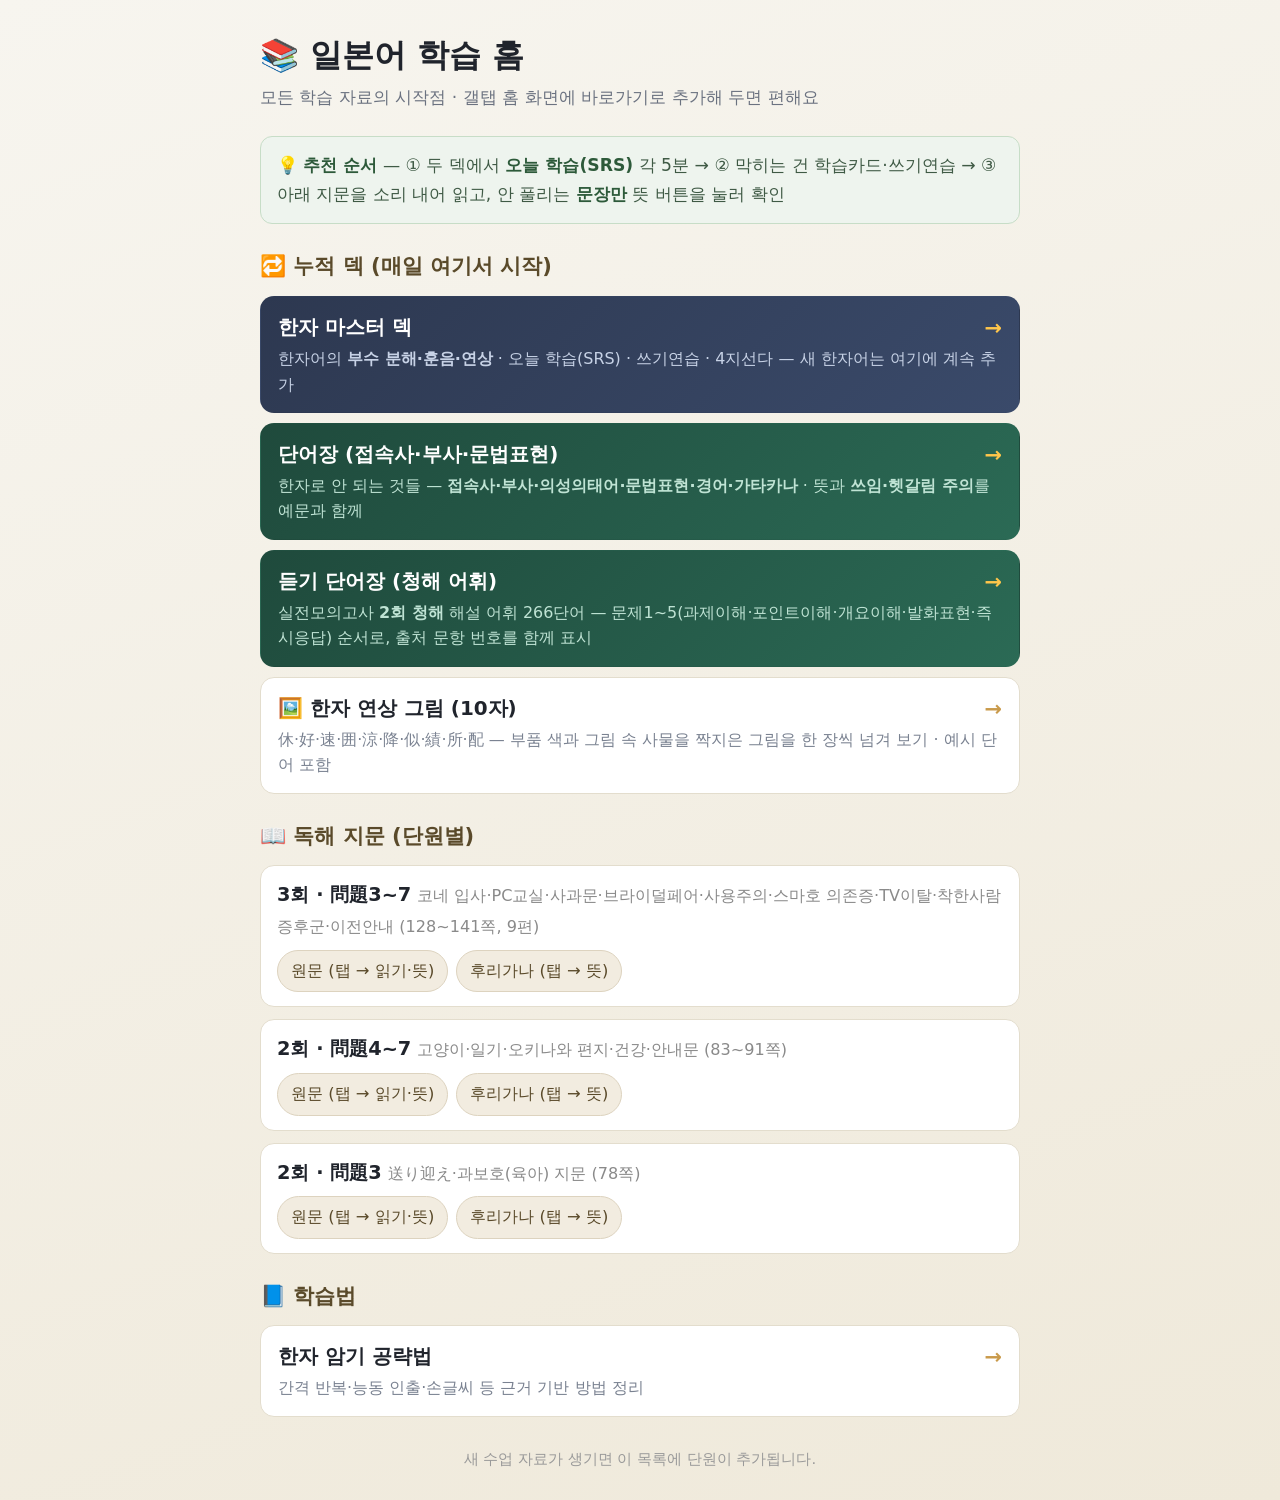
<file: index.html>
<!DOCTYPE html>
<html lang="ko">
<head>
<meta charset="UTF-8">
<meta http-equiv="refresh" content="0; url=일본어_학습_홈.html">
<title>일본어 학습</title>
</head>
<body style="font-family:sans-serif;padding:40px">
이동 중… 열리지 않으면 <a href="일본어_학습_홈.html">일본어 학습 홈</a>을 누르세요.
</body>
</html>
</file>
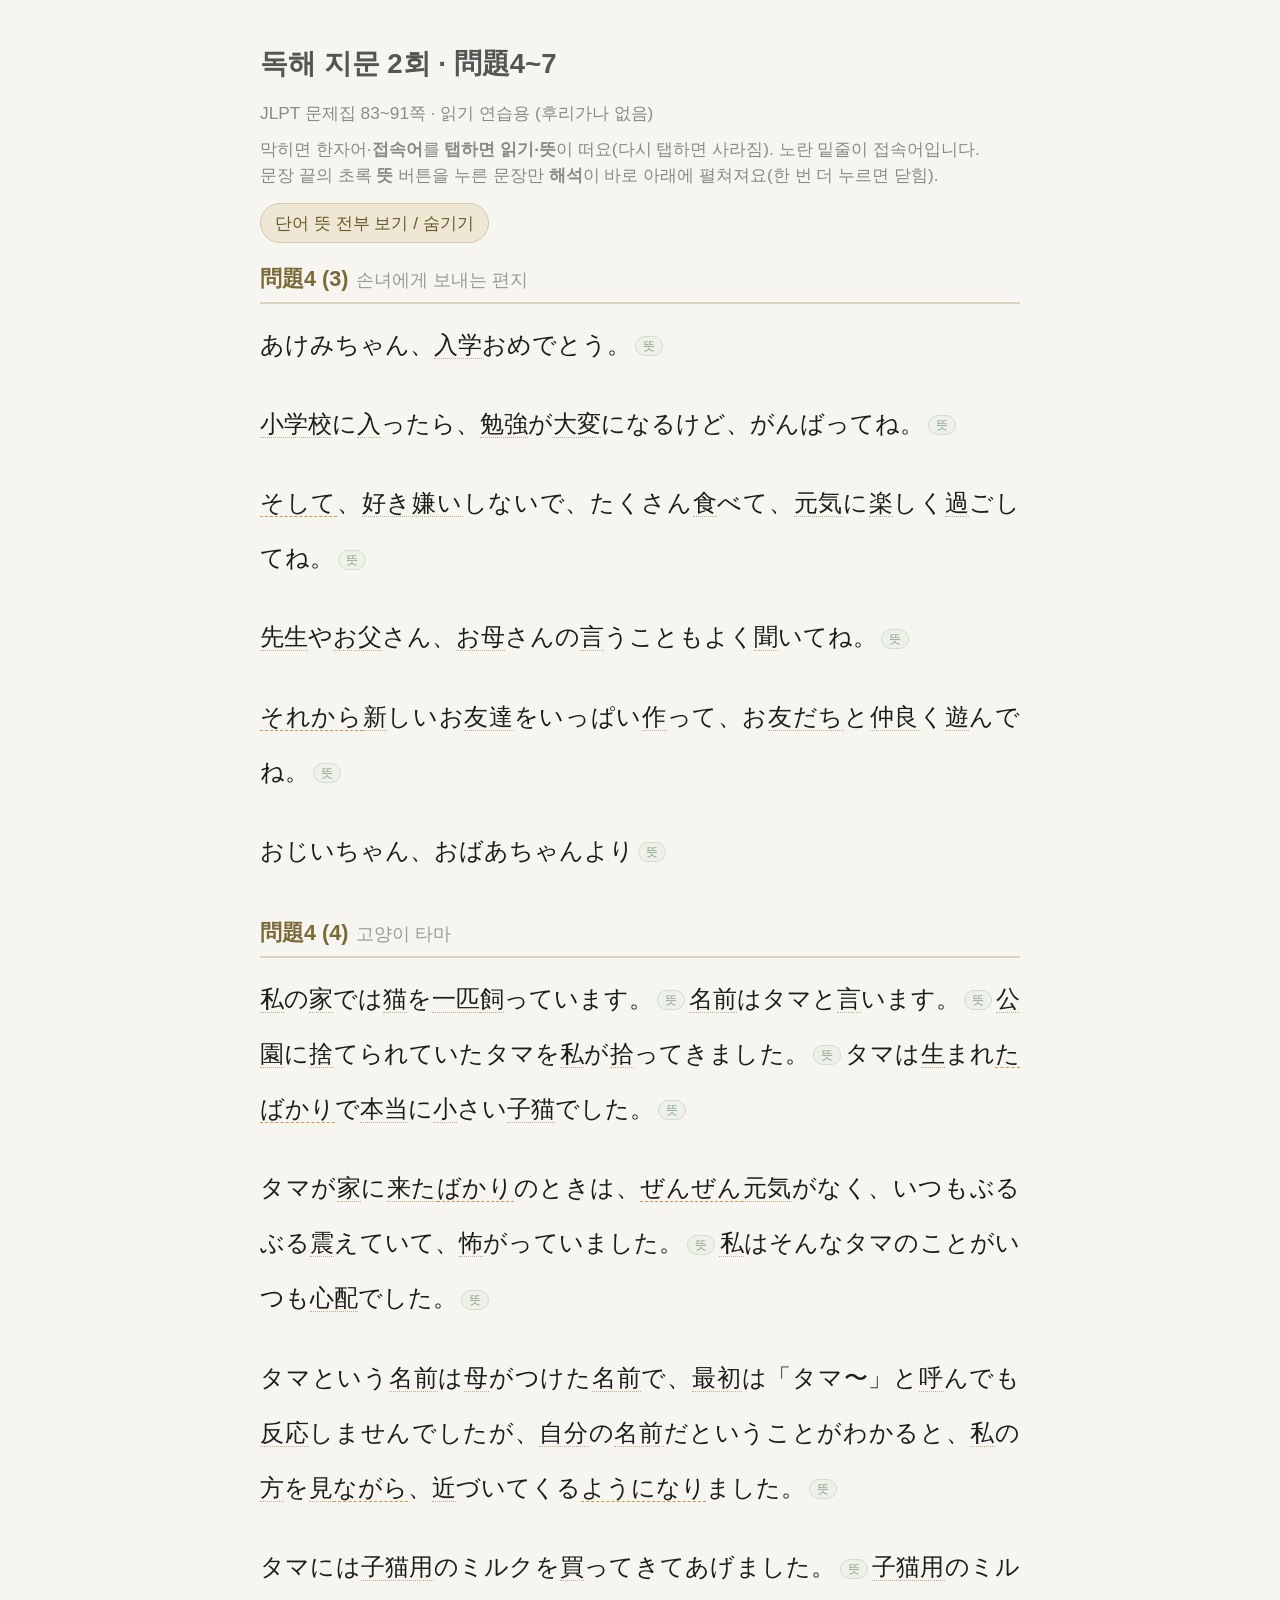
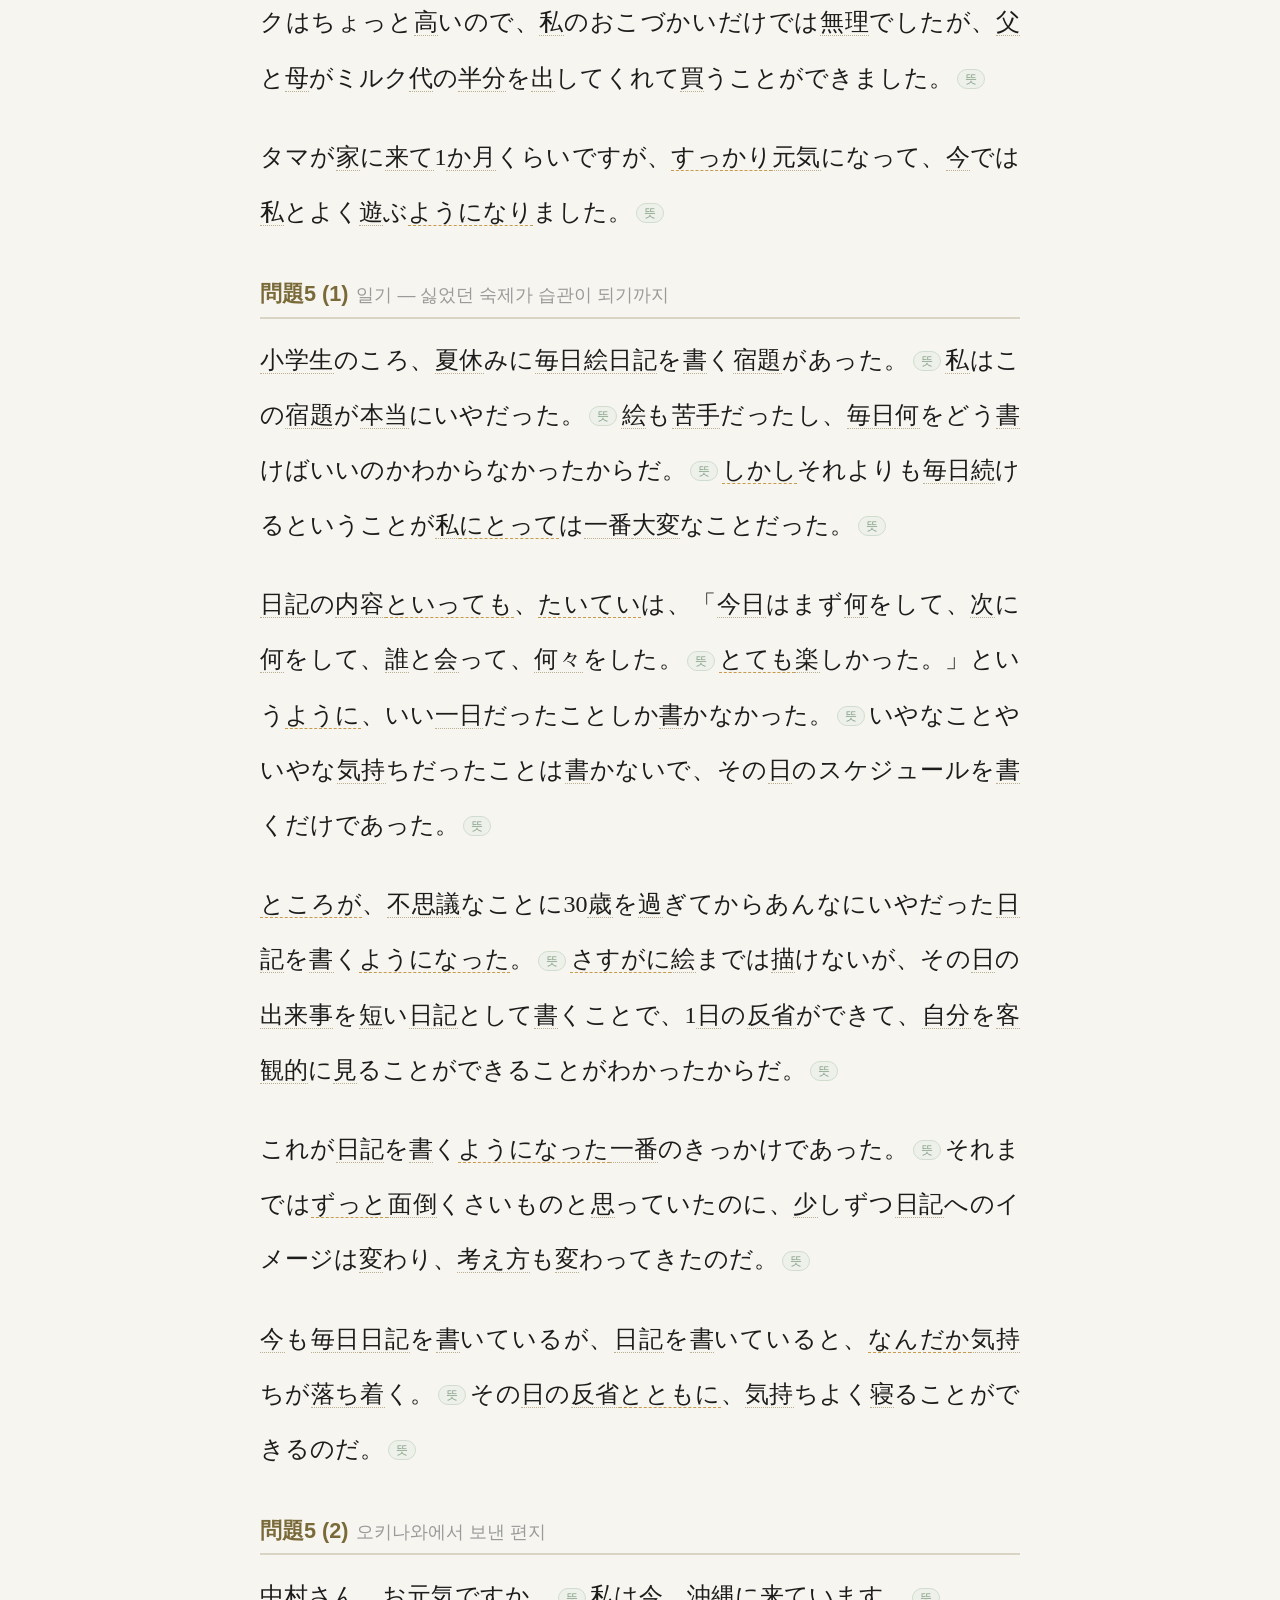
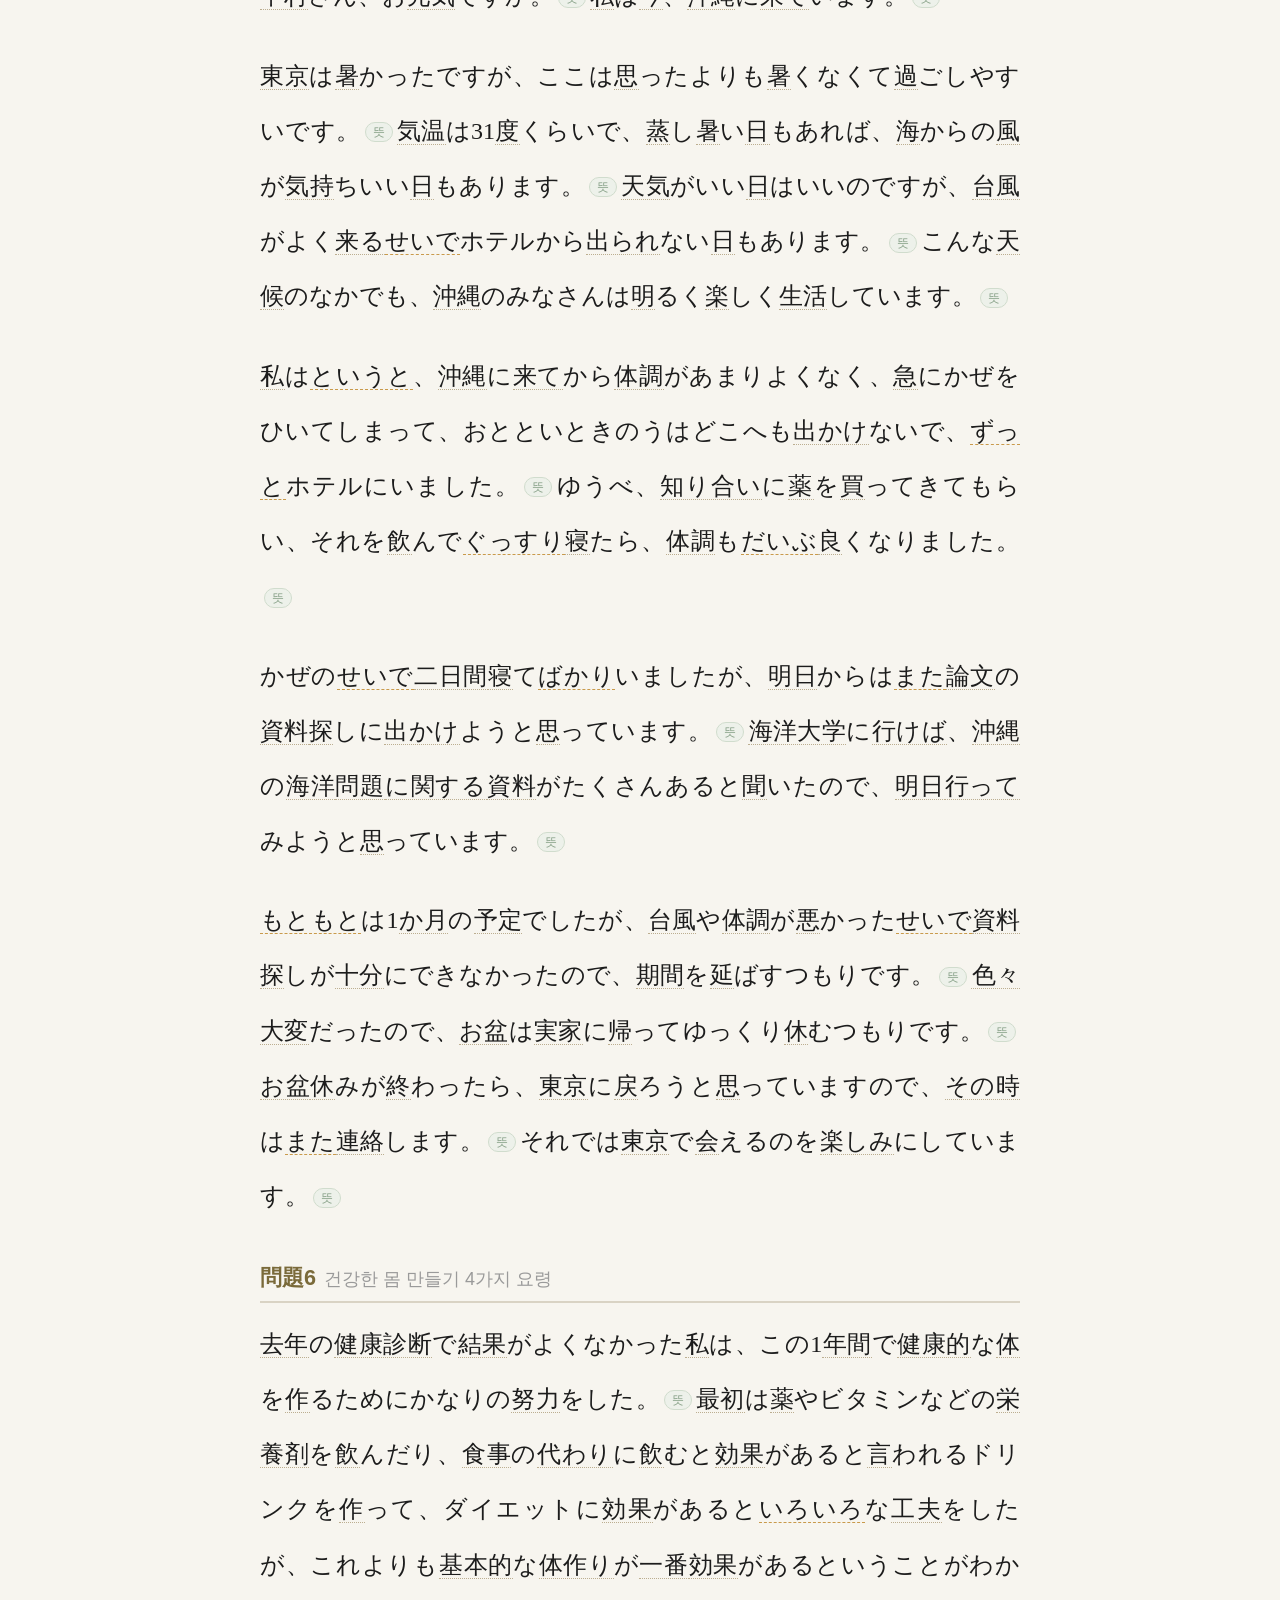
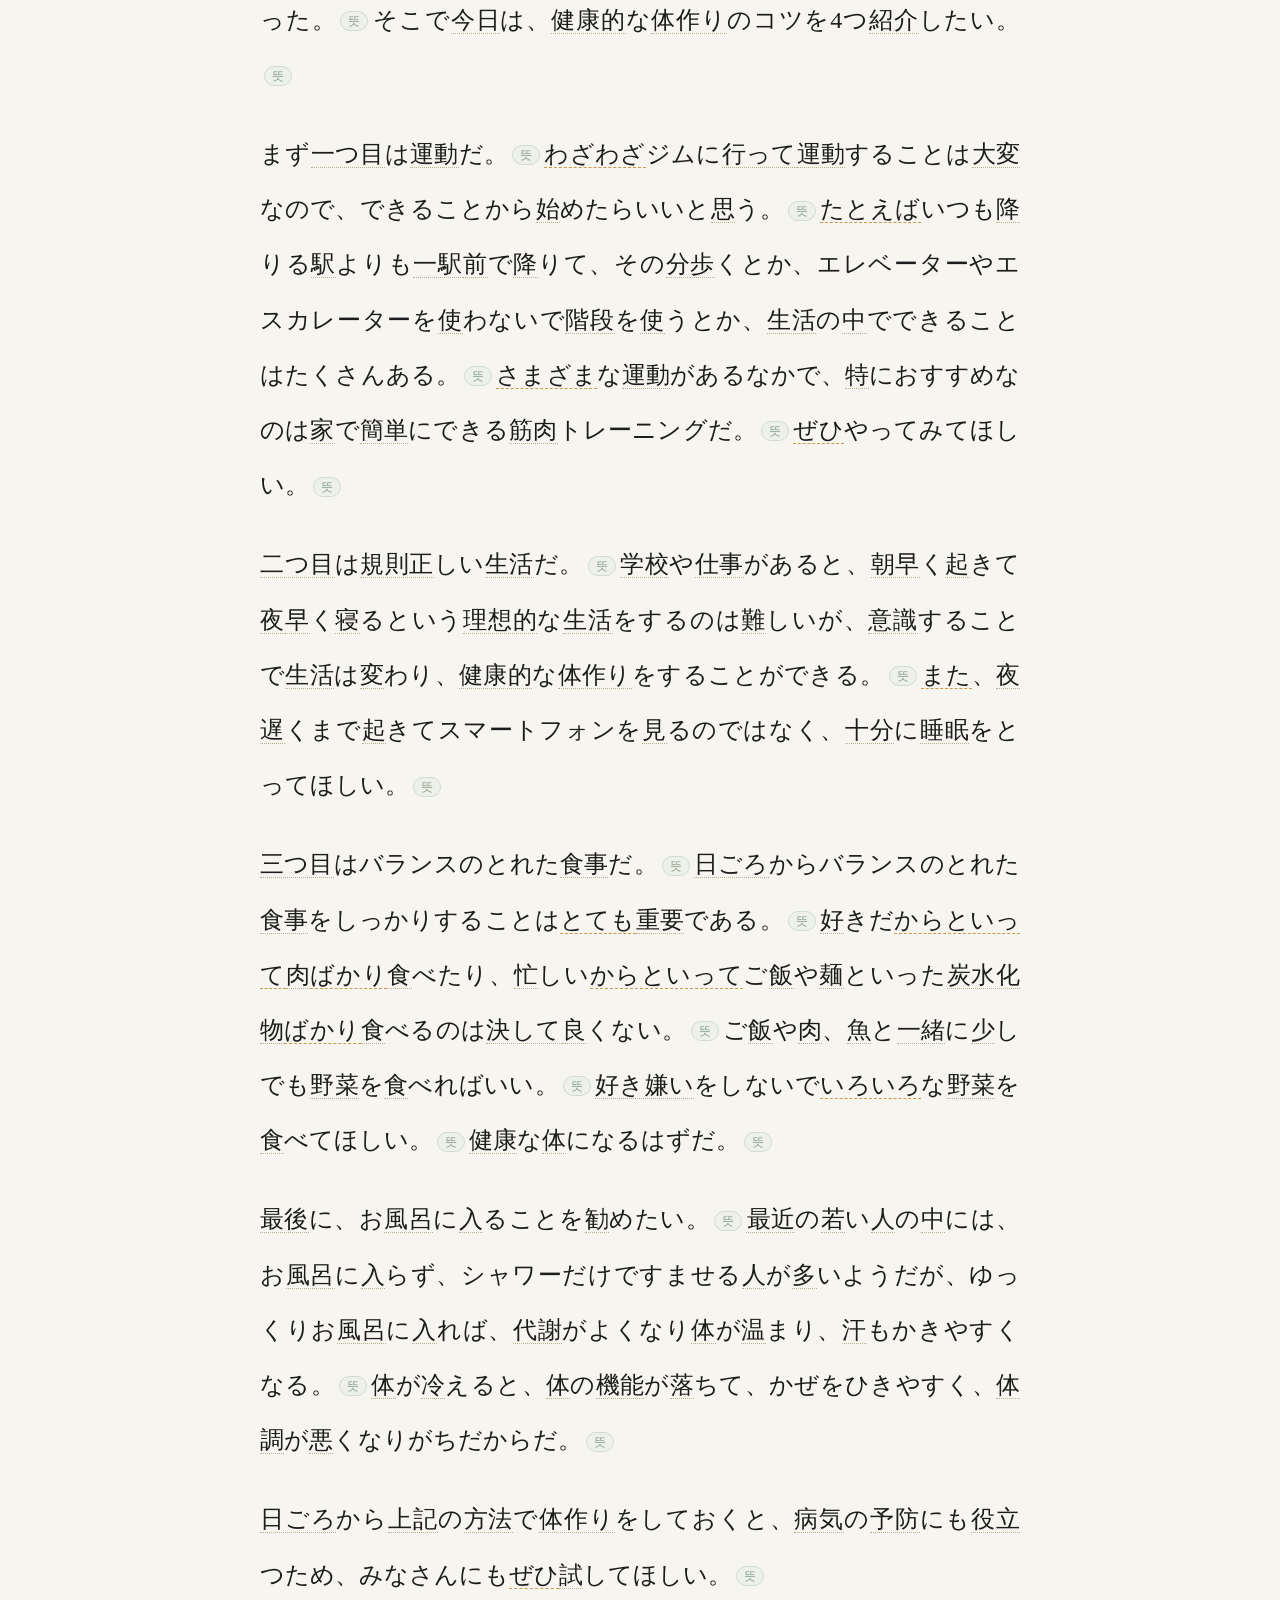
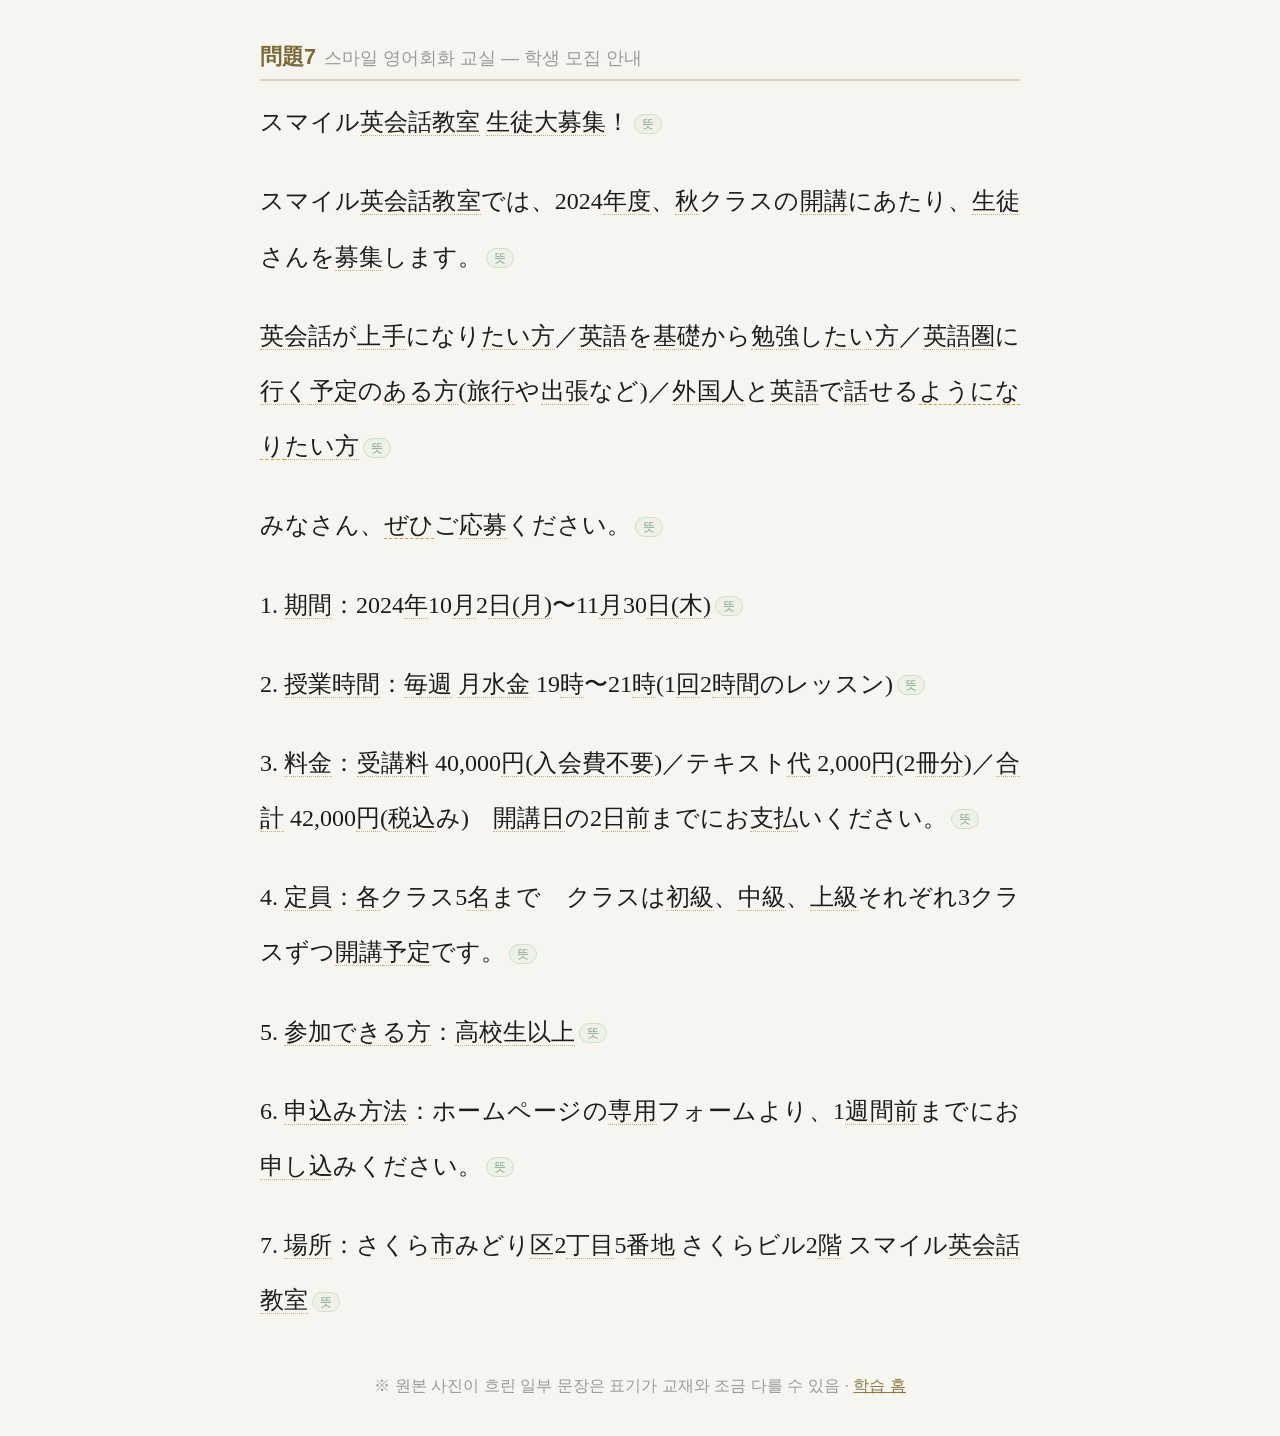
<file: 독해지문_2회_問題4-7.html>
<!DOCTYPE html>
<html lang="ja">
<head>
<meta charset="UTF-8">
<meta name="viewport" content="width=device-width, initial-scale=1.0">
<title>독해 지문 2회 (問題4~7)</title>
<link rel="stylesheet" href="reader.css?v=20260906">
</head>
<body>
<div class="wrap">
  <h1>독해 지문 2회 · 問題4~7</h1>
  <div class="sub">JLPT 문제집 83~91쪽 · 읽기 연습용 (후리가나 없음)</div>
  <div class="hint">막히면 한자어·<b>접속어</b>를 <b>탭하면 읽기·뜻</b>이 떠요(다시 탭하면 사라짐). 노란 밑줄이 접속어입니다.<br>
    문장 끝의 초록 <b>뜻</b> 버튼을 누른 문장만 <b>해석</b>이 바로 아래에 펼쳐져요(한 번 더 누르면 닫힘).</div>
  <div class="btnrow">
    <button class="tbtn" id="toggleAll">단어 뜻 전부 보기 / 숨기기</button>
  </div>
  <div id="out"></div>
  <div class="foot">※ 원본 사진이 흐린 일부 문장은 표기가 교재와 조금 다를 수 있음 · <a href="일본어_학습_홈.html">학습 홈</a></div>
</div>

<script>window.SHOW_FURI=false;</script>
<script src="data_2회_問題4-7.js?v=20261013"></script>
<script src="reader.js?v=20261013"></script>
</body>
</html>
</file>
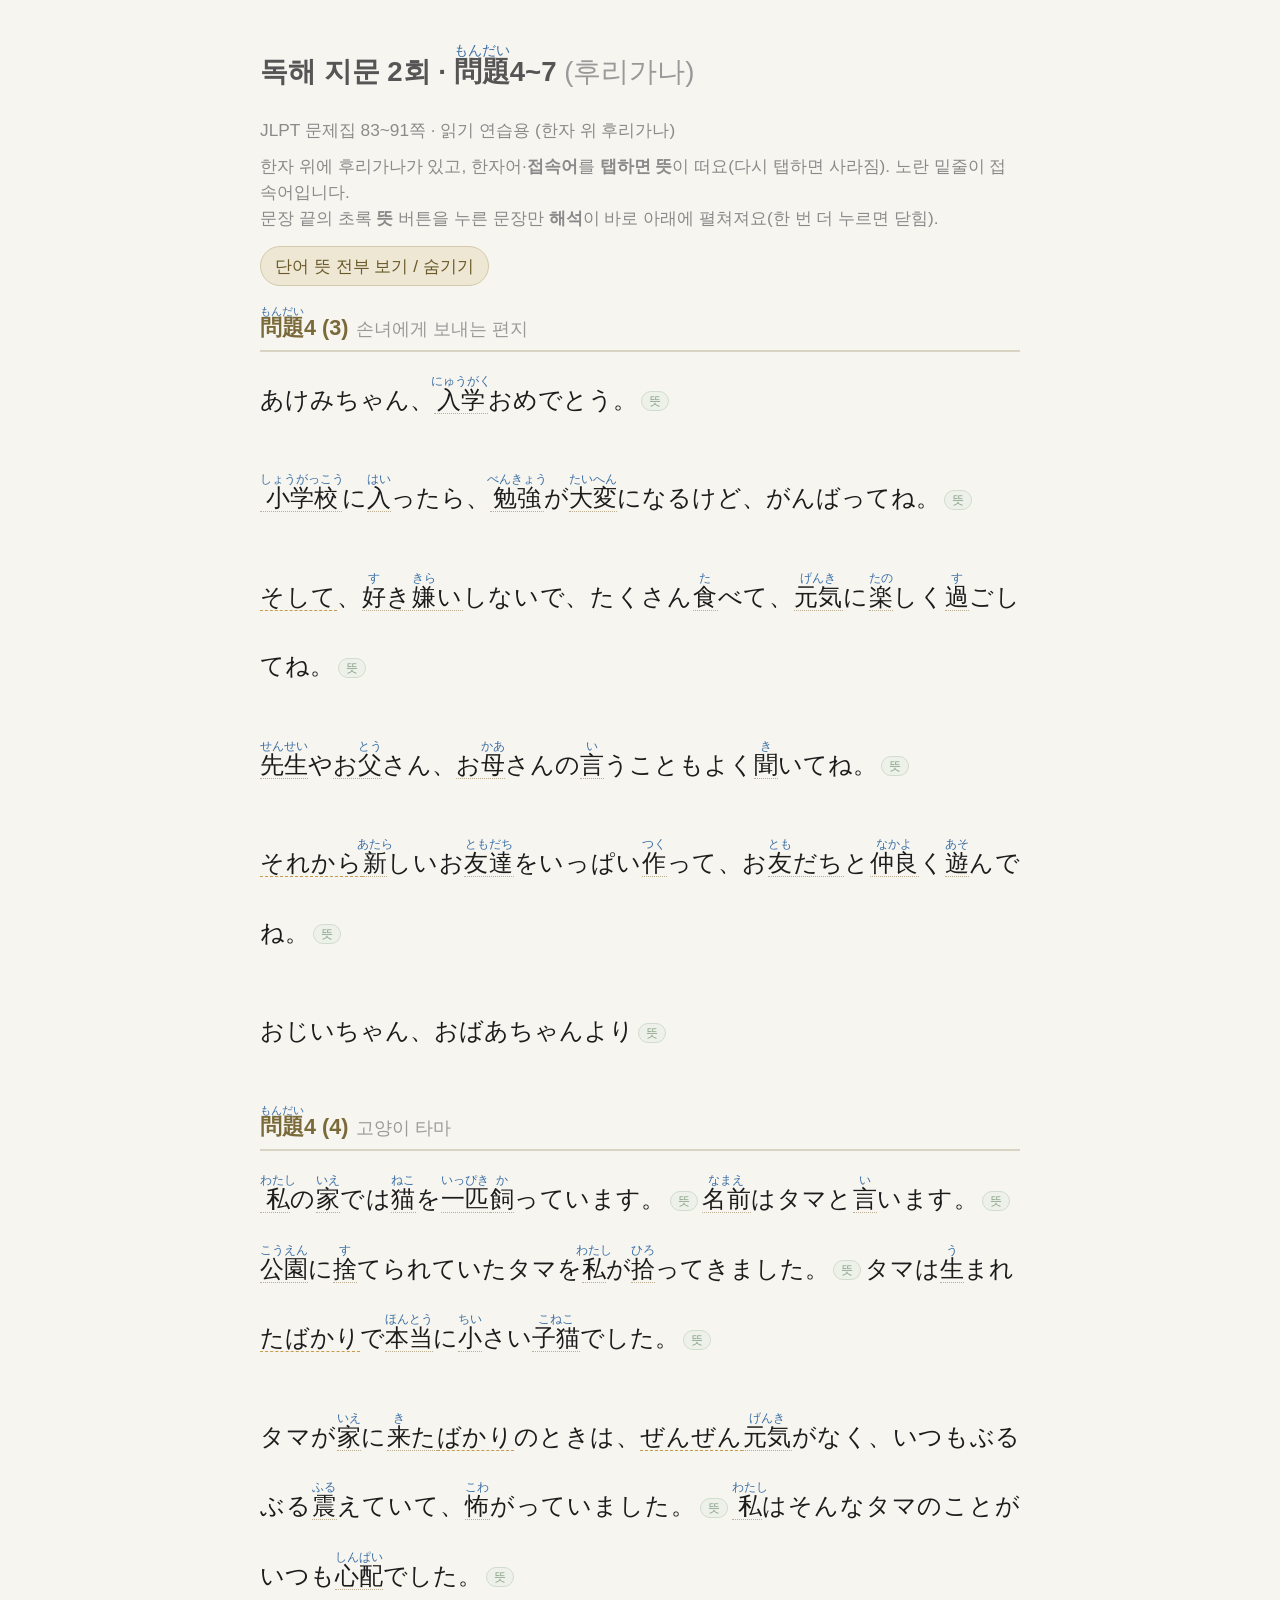
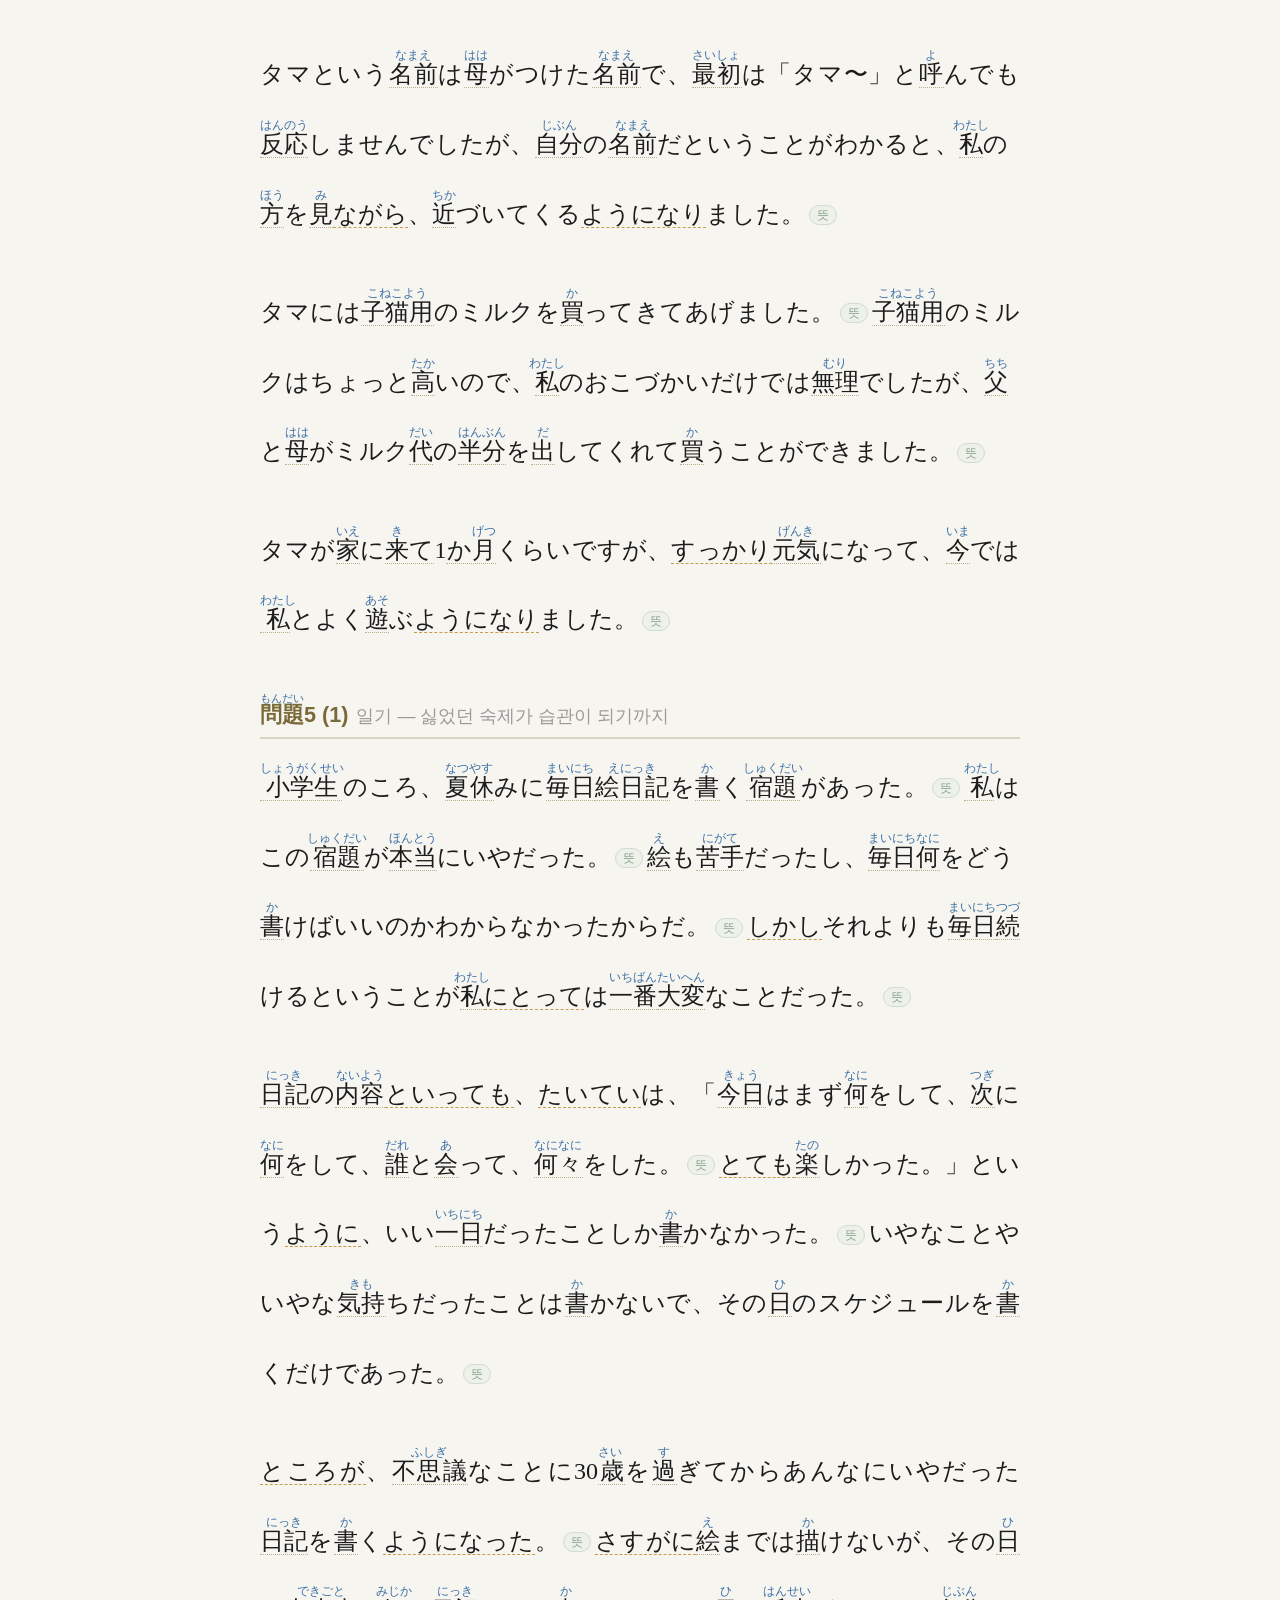
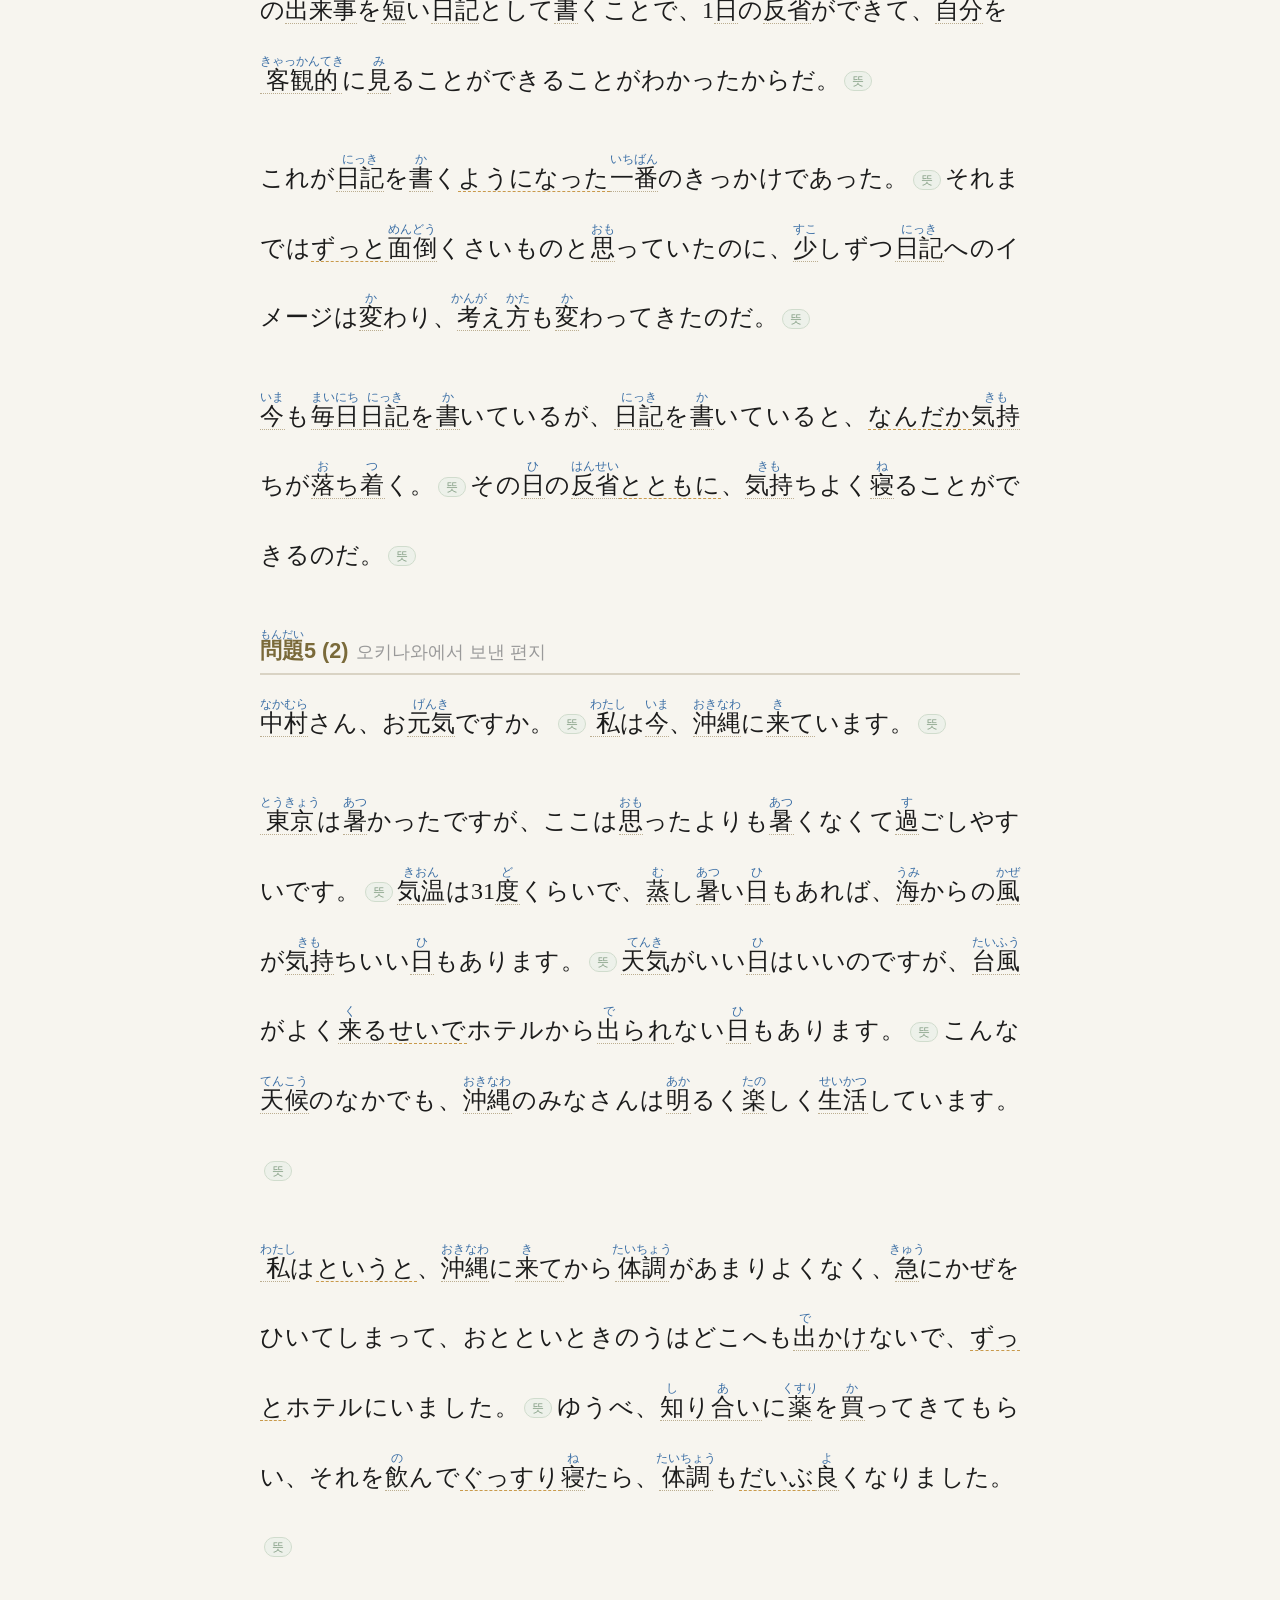
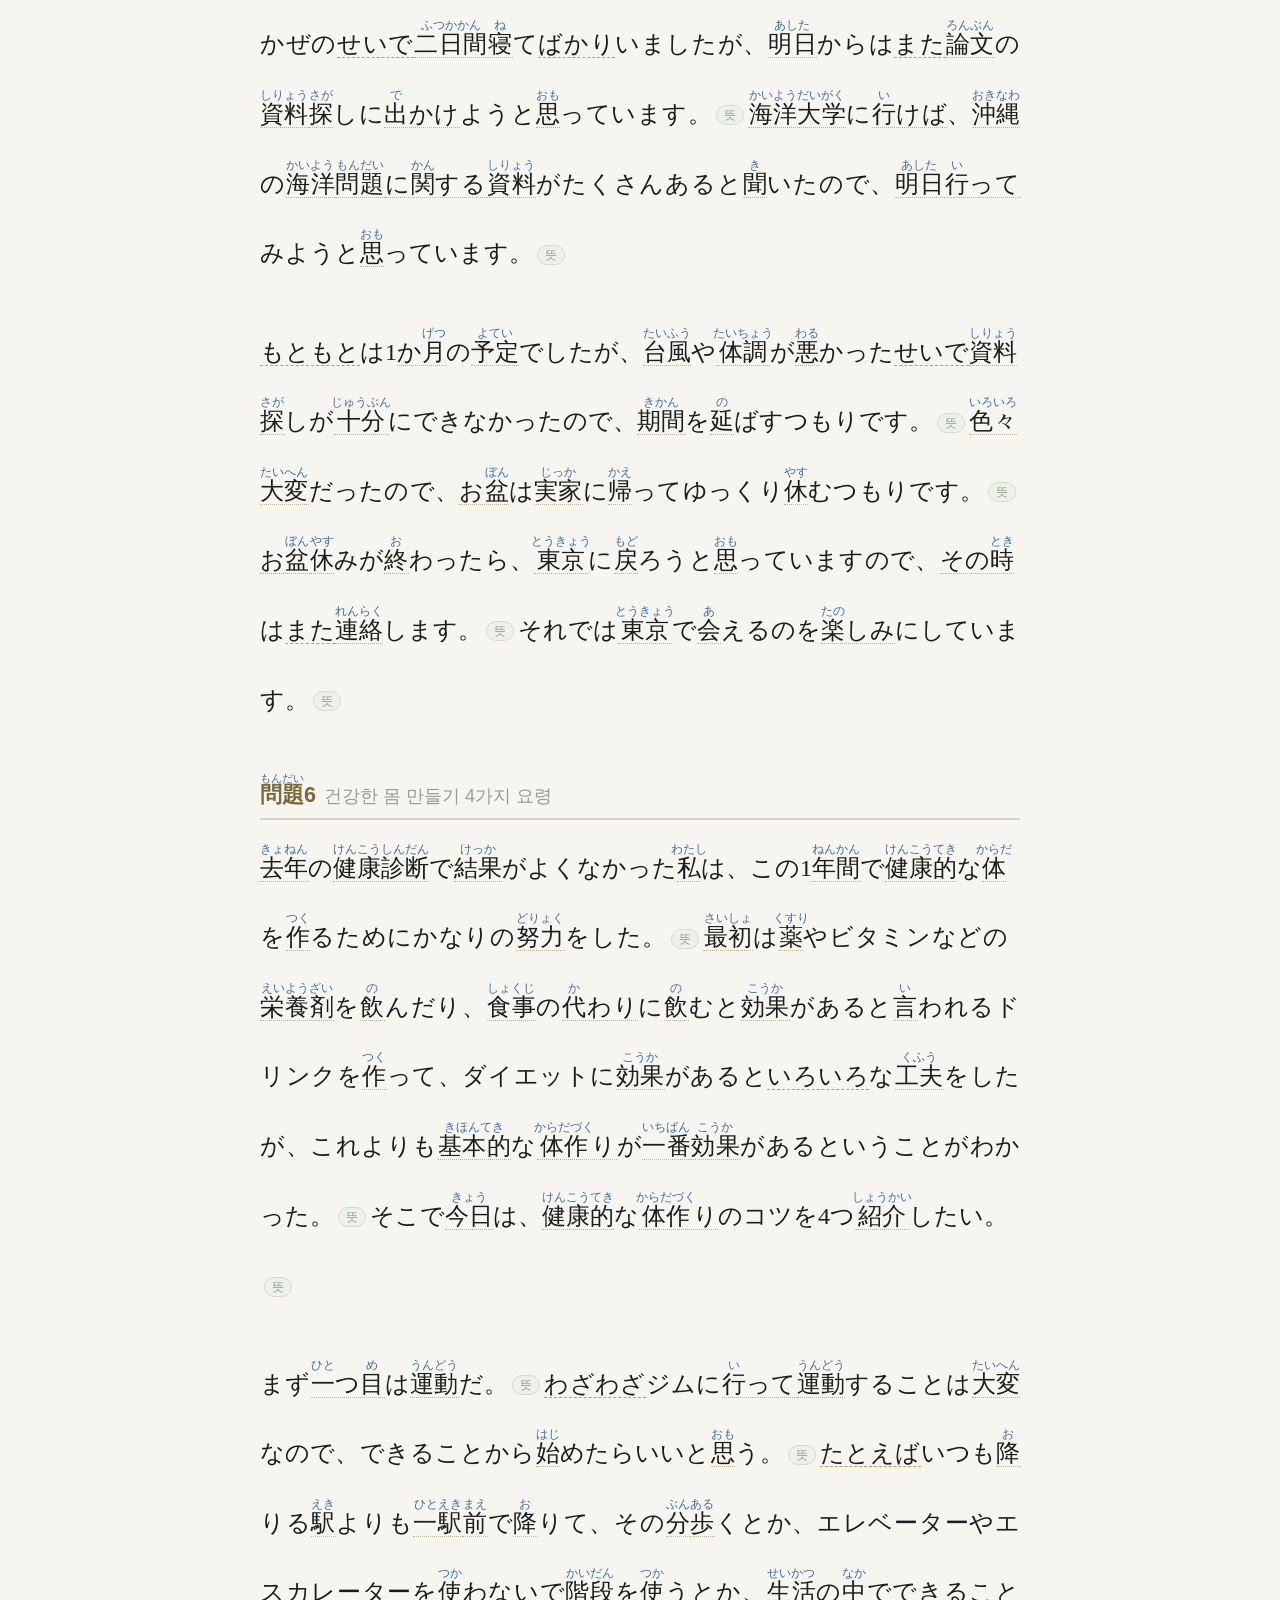
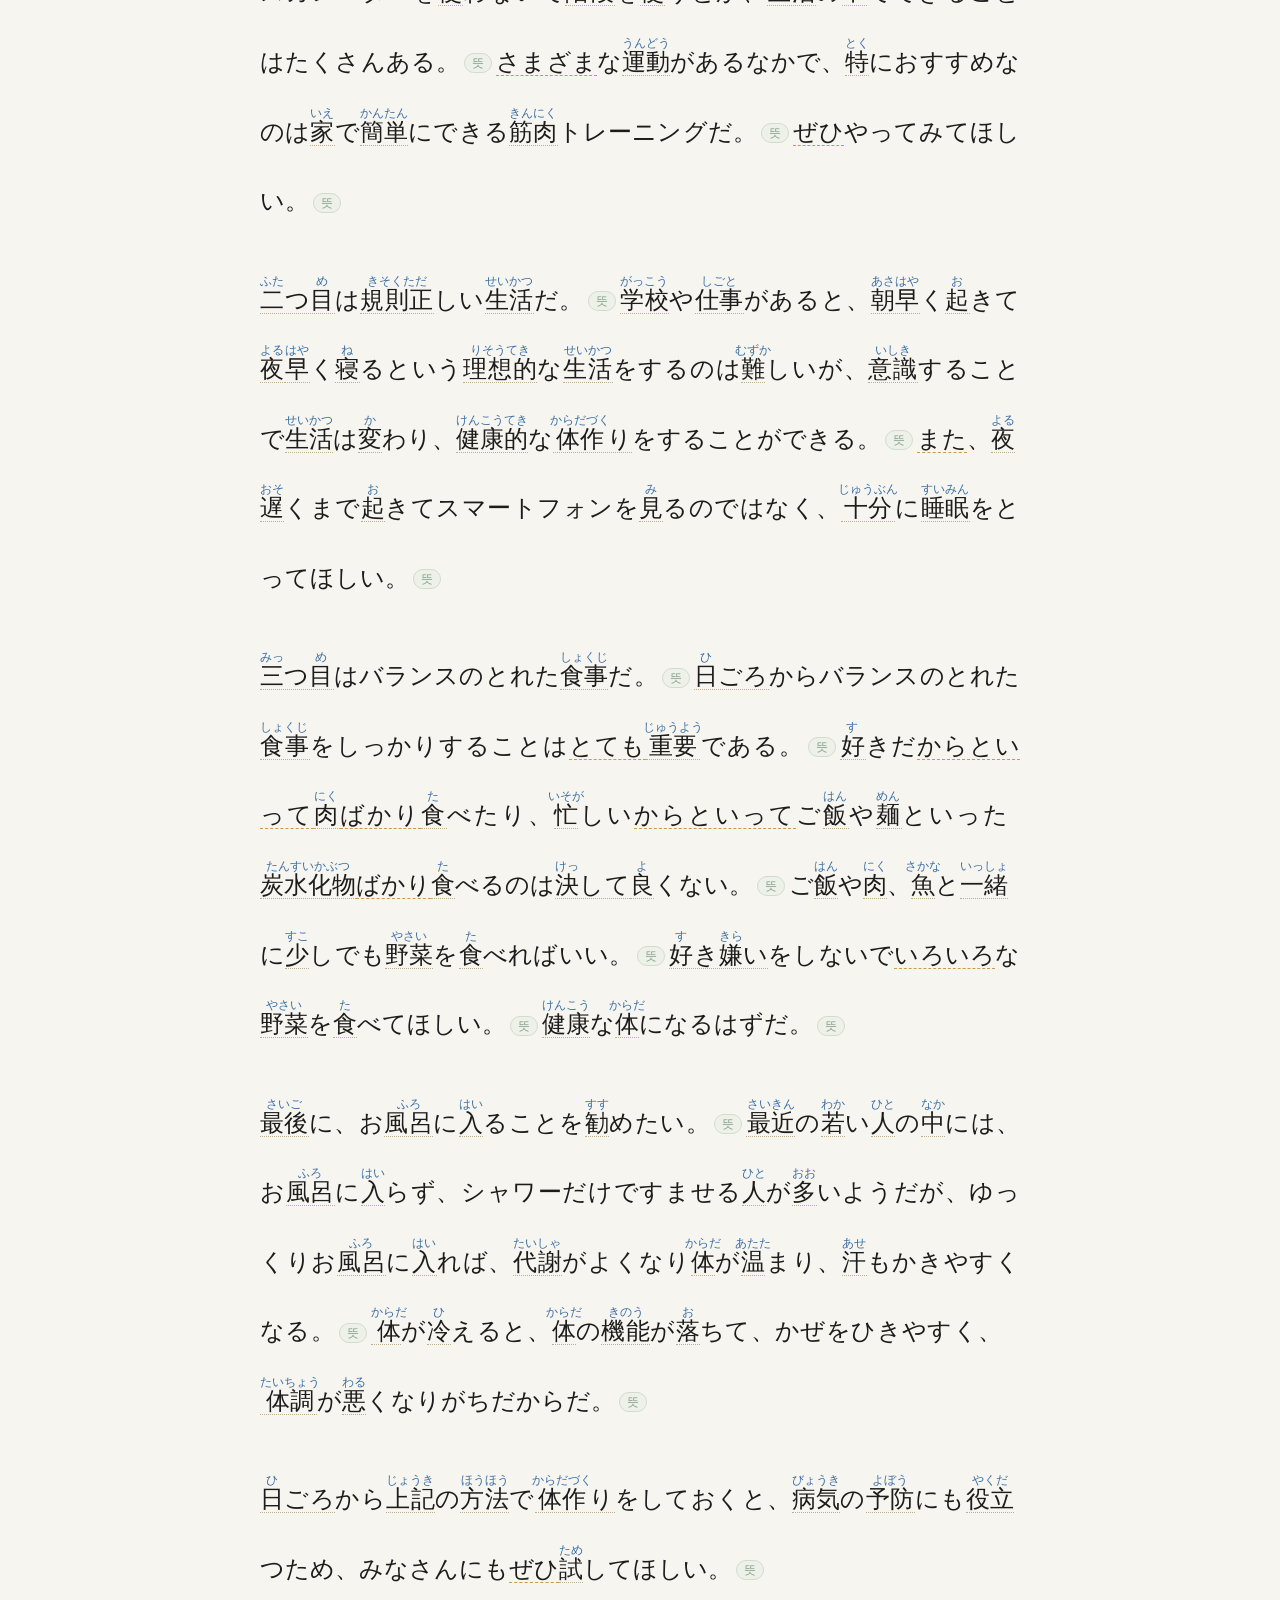
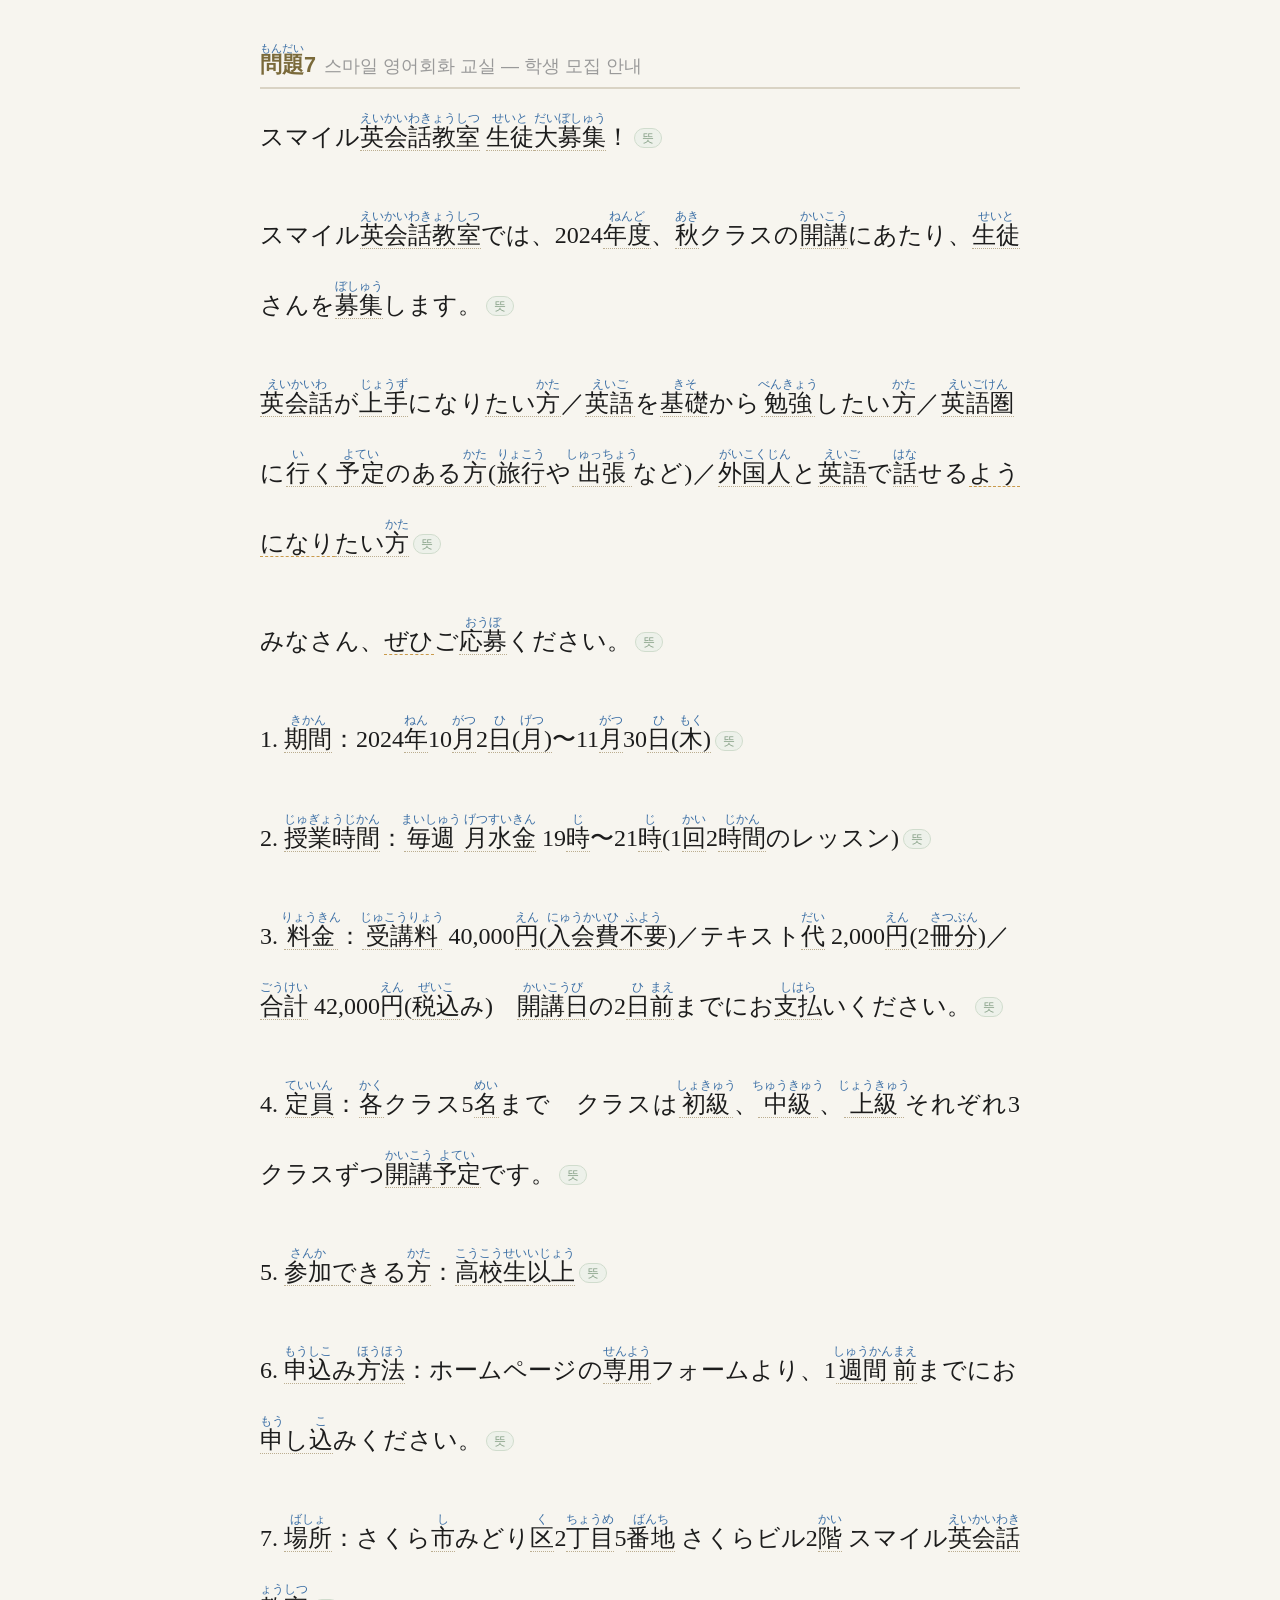
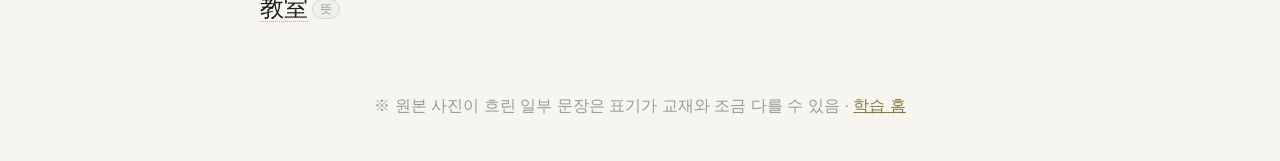
<file: 독해지문_2회_問題4-7_후리가나.html>
<!DOCTYPE html>
<html lang="ja">
<head>
<meta charset="UTF-8">
<meta name="viewport" content="width=device-width, initial-scale=1.0">
<title>독해 지문 2회 (問題4~7) · 후리가나</title>
<link rel="stylesheet" href="reader.css?v=20260906">
<style>
  body{line-height:2.9}
  .jp{margin-bottom:1.2em}
  ruby{ruby-align:center}
  rt{font-size:.5em;color:#3a6ea5;font-weight:400;font-family:'Yu Gothic','Noto Sans JP',sans-serif}
</style>
</head>
<body>
<div class="wrap">
  <h1>독해 지문 2회 · <ruby>問<rt>もん</rt></ruby><ruby>題<rt>だい</rt></ruby>4~7 <span style="font-weight:400;color:#999">(후리가나)</span></h1>
  <div class="sub">JLPT 문제집 83~91쪽 · 읽기 연습용 (한자 위 후리가나)</div>
  <div class="hint">한자 위에 후리가나가 있고, 한자어·<b>접속어</b>를 <b>탭하면 뜻</b>이 떠요(다시 탭하면 사라짐). 노란 밑줄이 접속어입니다.<br>
    문장 끝의 초록 <b>뜻</b> 버튼을 누른 문장만 <b>해석</b>이 바로 아래에 펼쳐져요(한 번 더 누르면 닫힘).</div>
  <div class="btnrow">
    <button class="tbtn" id="toggleAll">단어 뜻 전부 보기 / 숨기기</button>
  </div>
  <div id="out"></div>
  <div class="foot">※ 원본 사진이 흐린 일부 문장은 표기가 교재와 조금 다를 수 있음 · <a href="일본어_학습_홈.html">학습 홈</a></div>
</div>

<script>window.SHOW_FURI=true;</script>
<script src="data_2회_問題4-7.js?v=20261013"></script>
<script src="reader.js?v=20261013"></script>
</body>
</html>
</file>
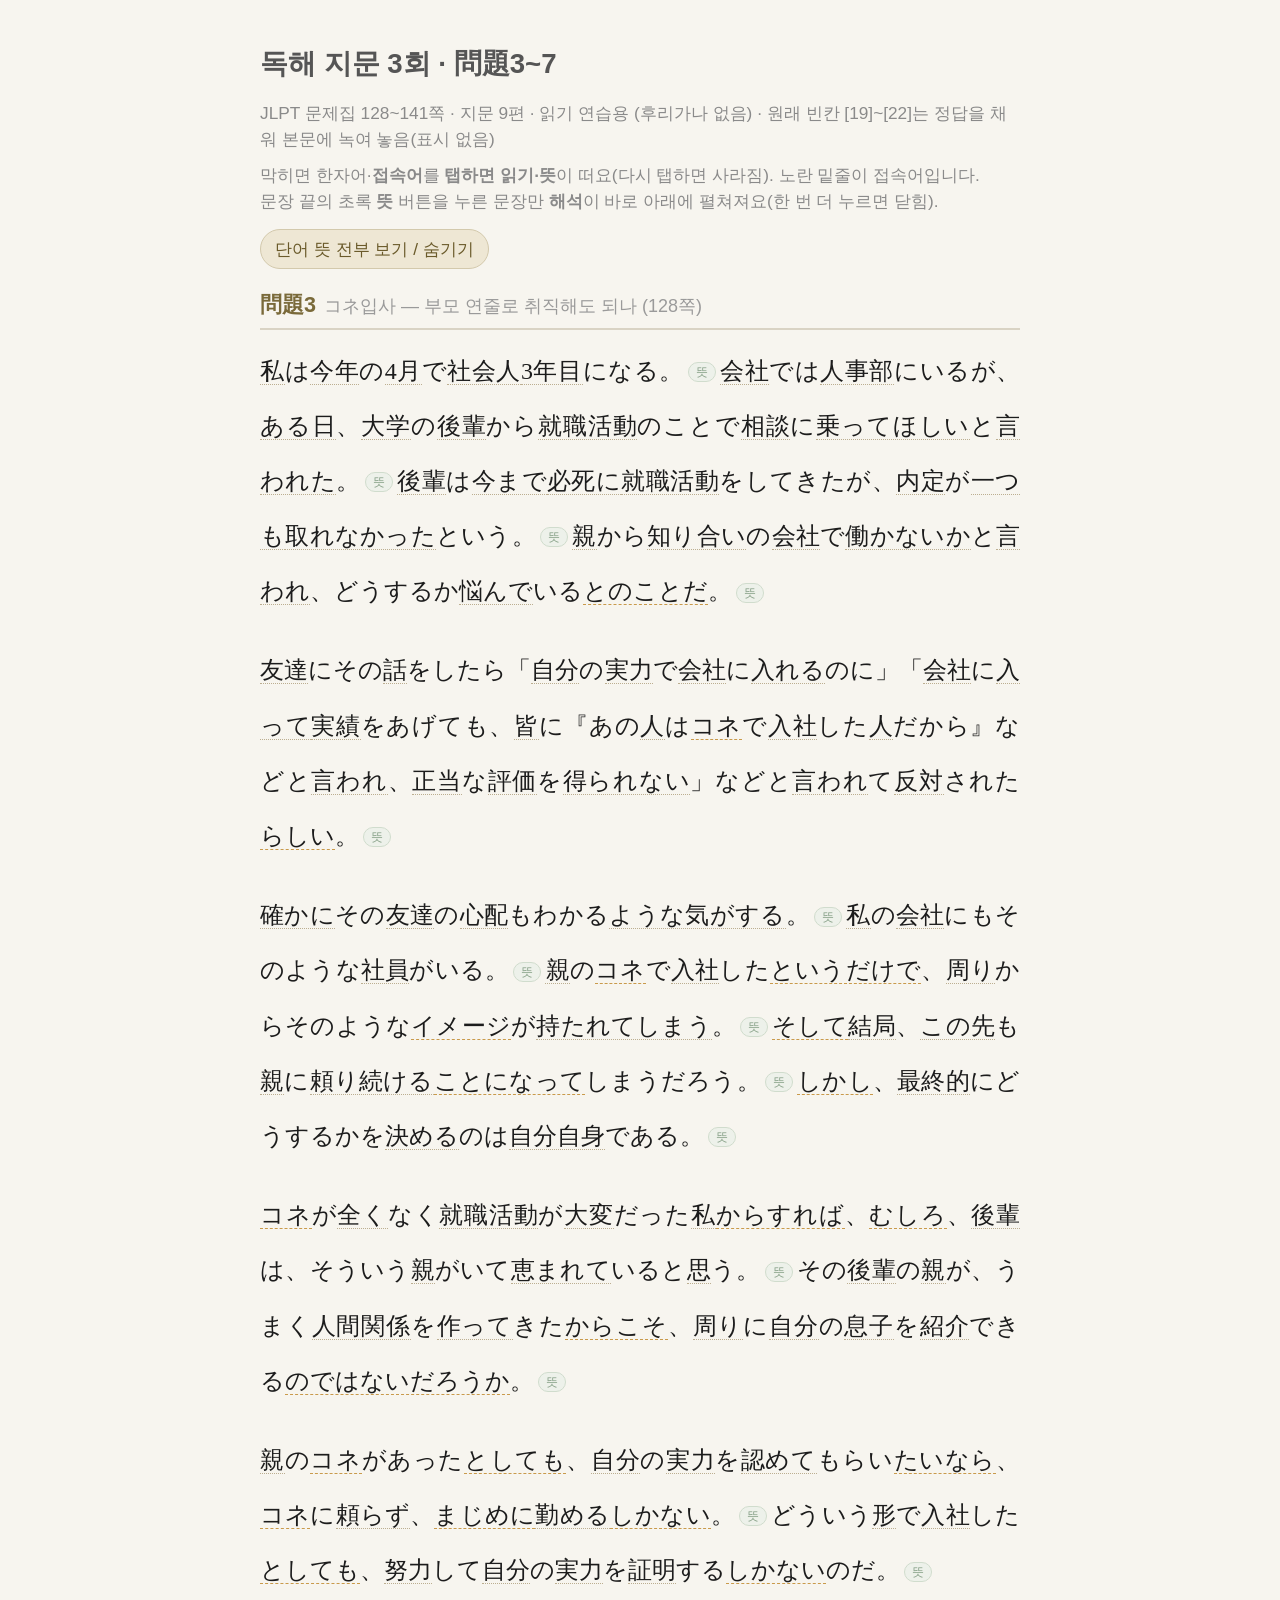
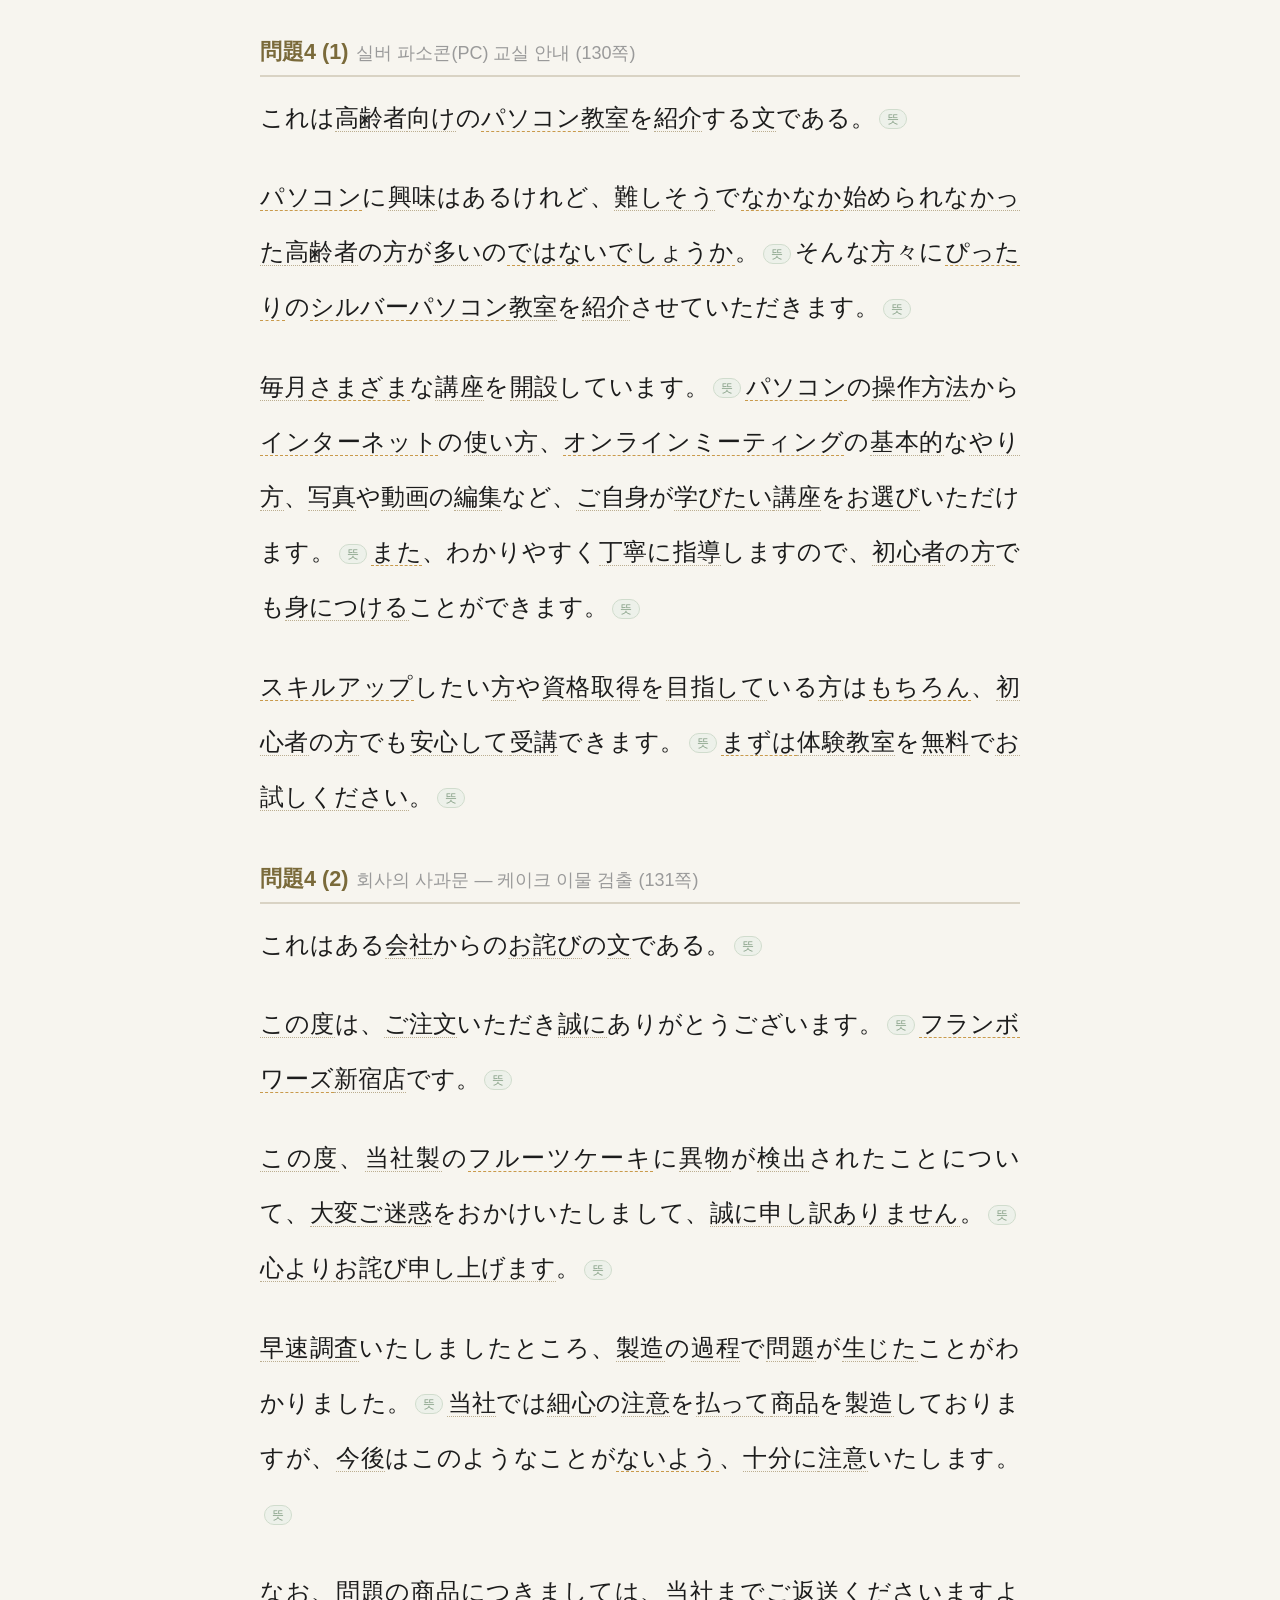
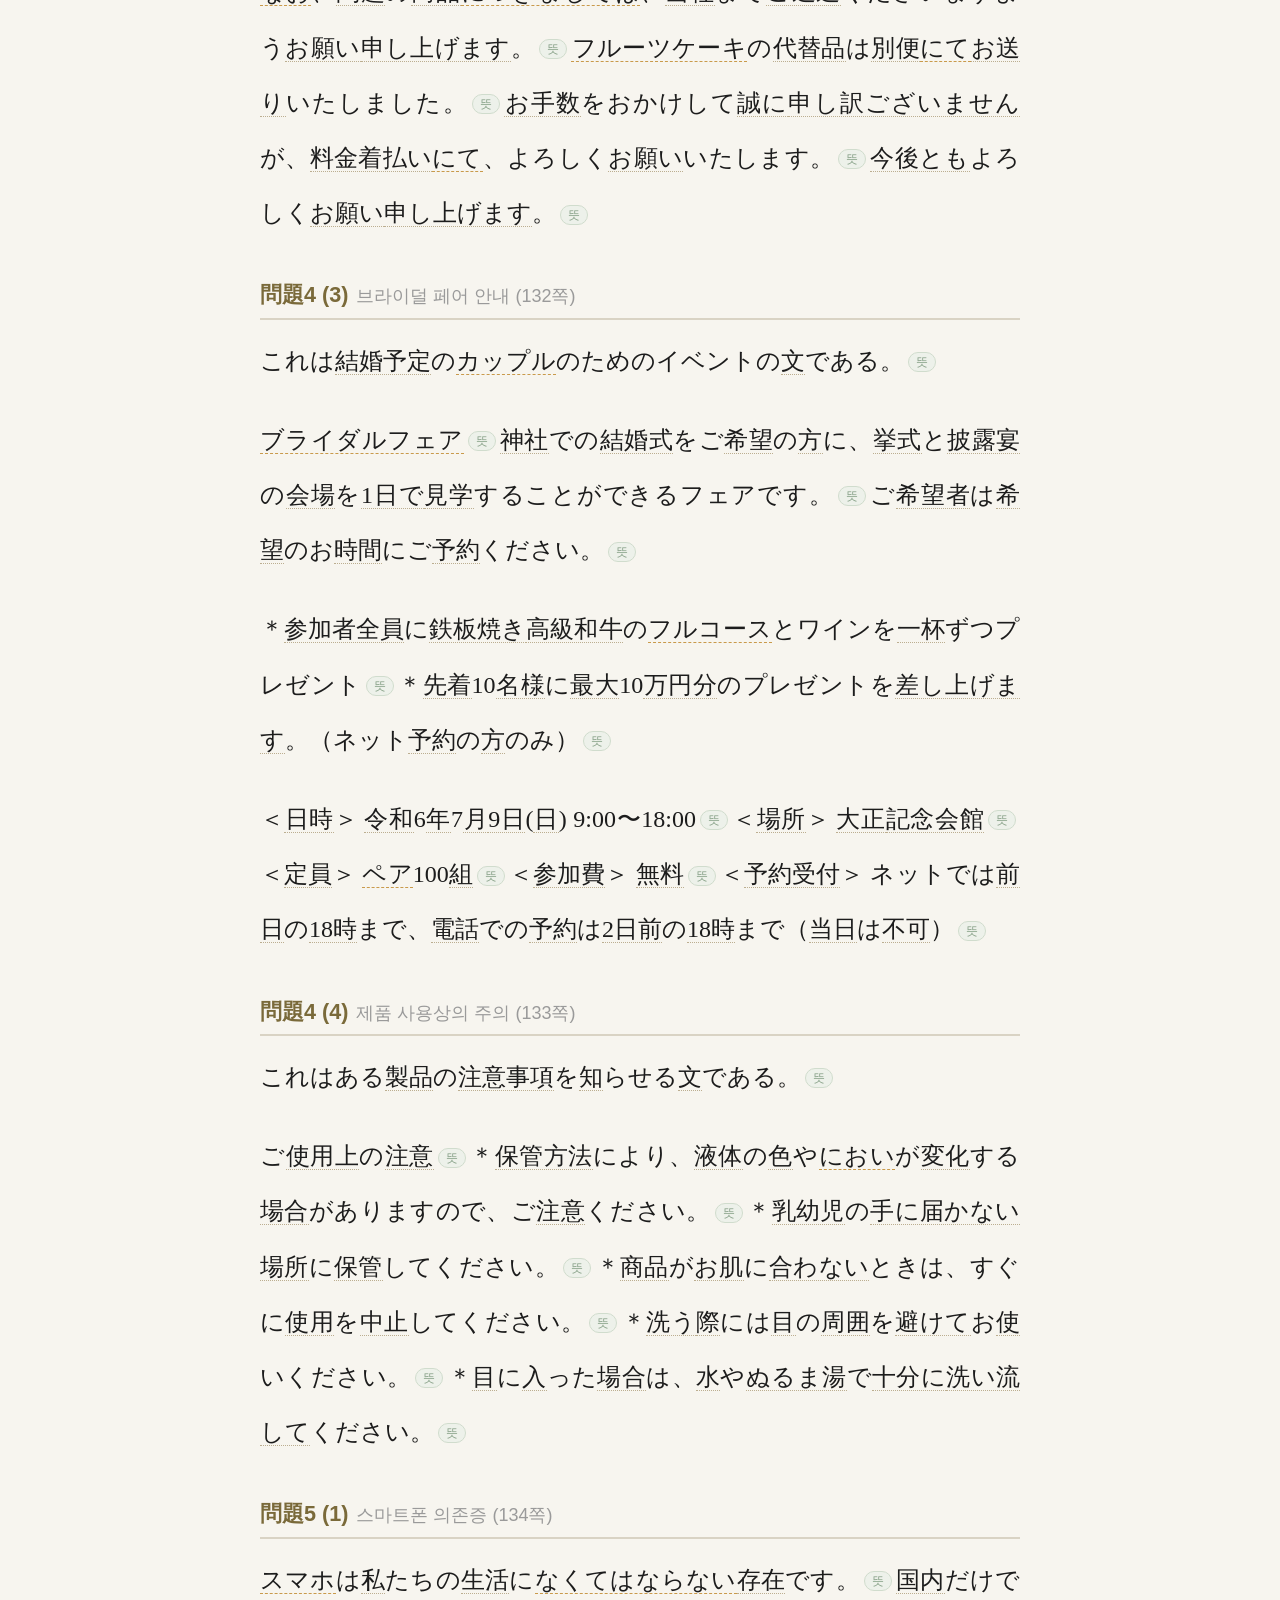
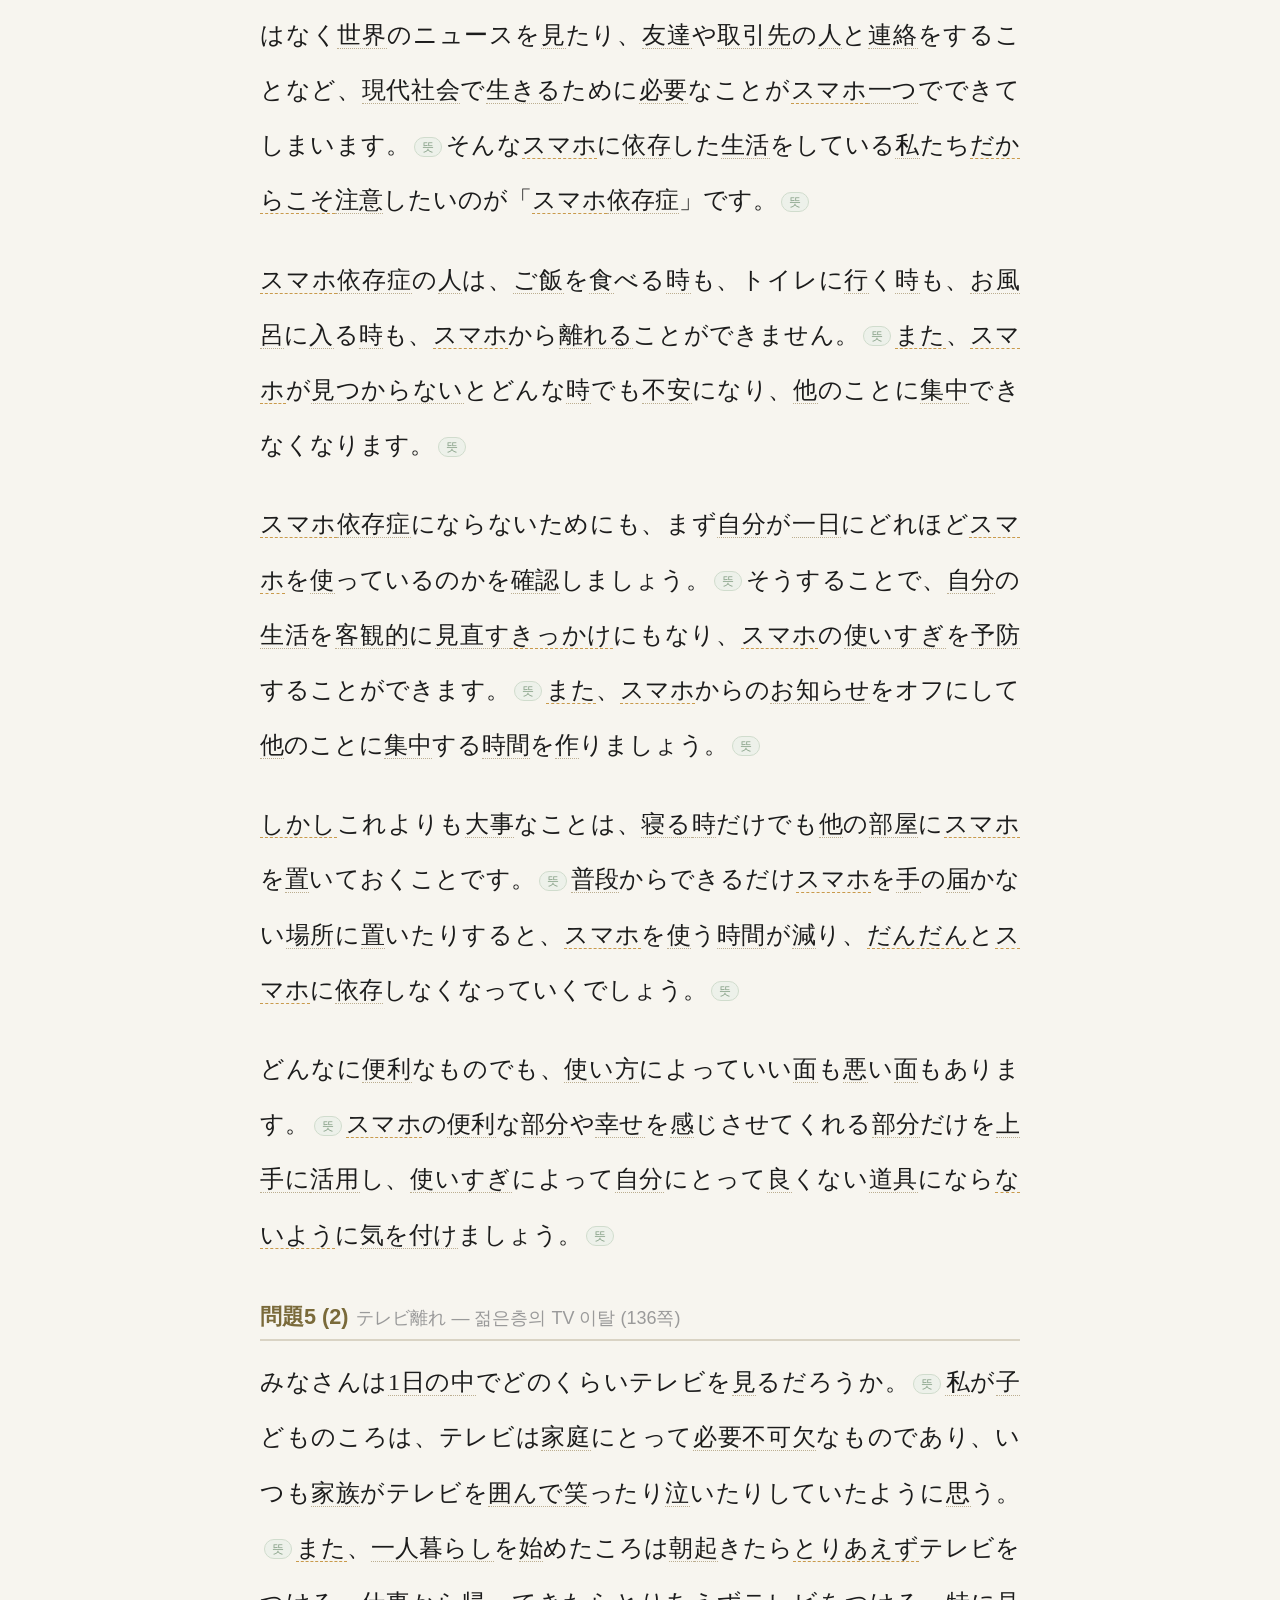
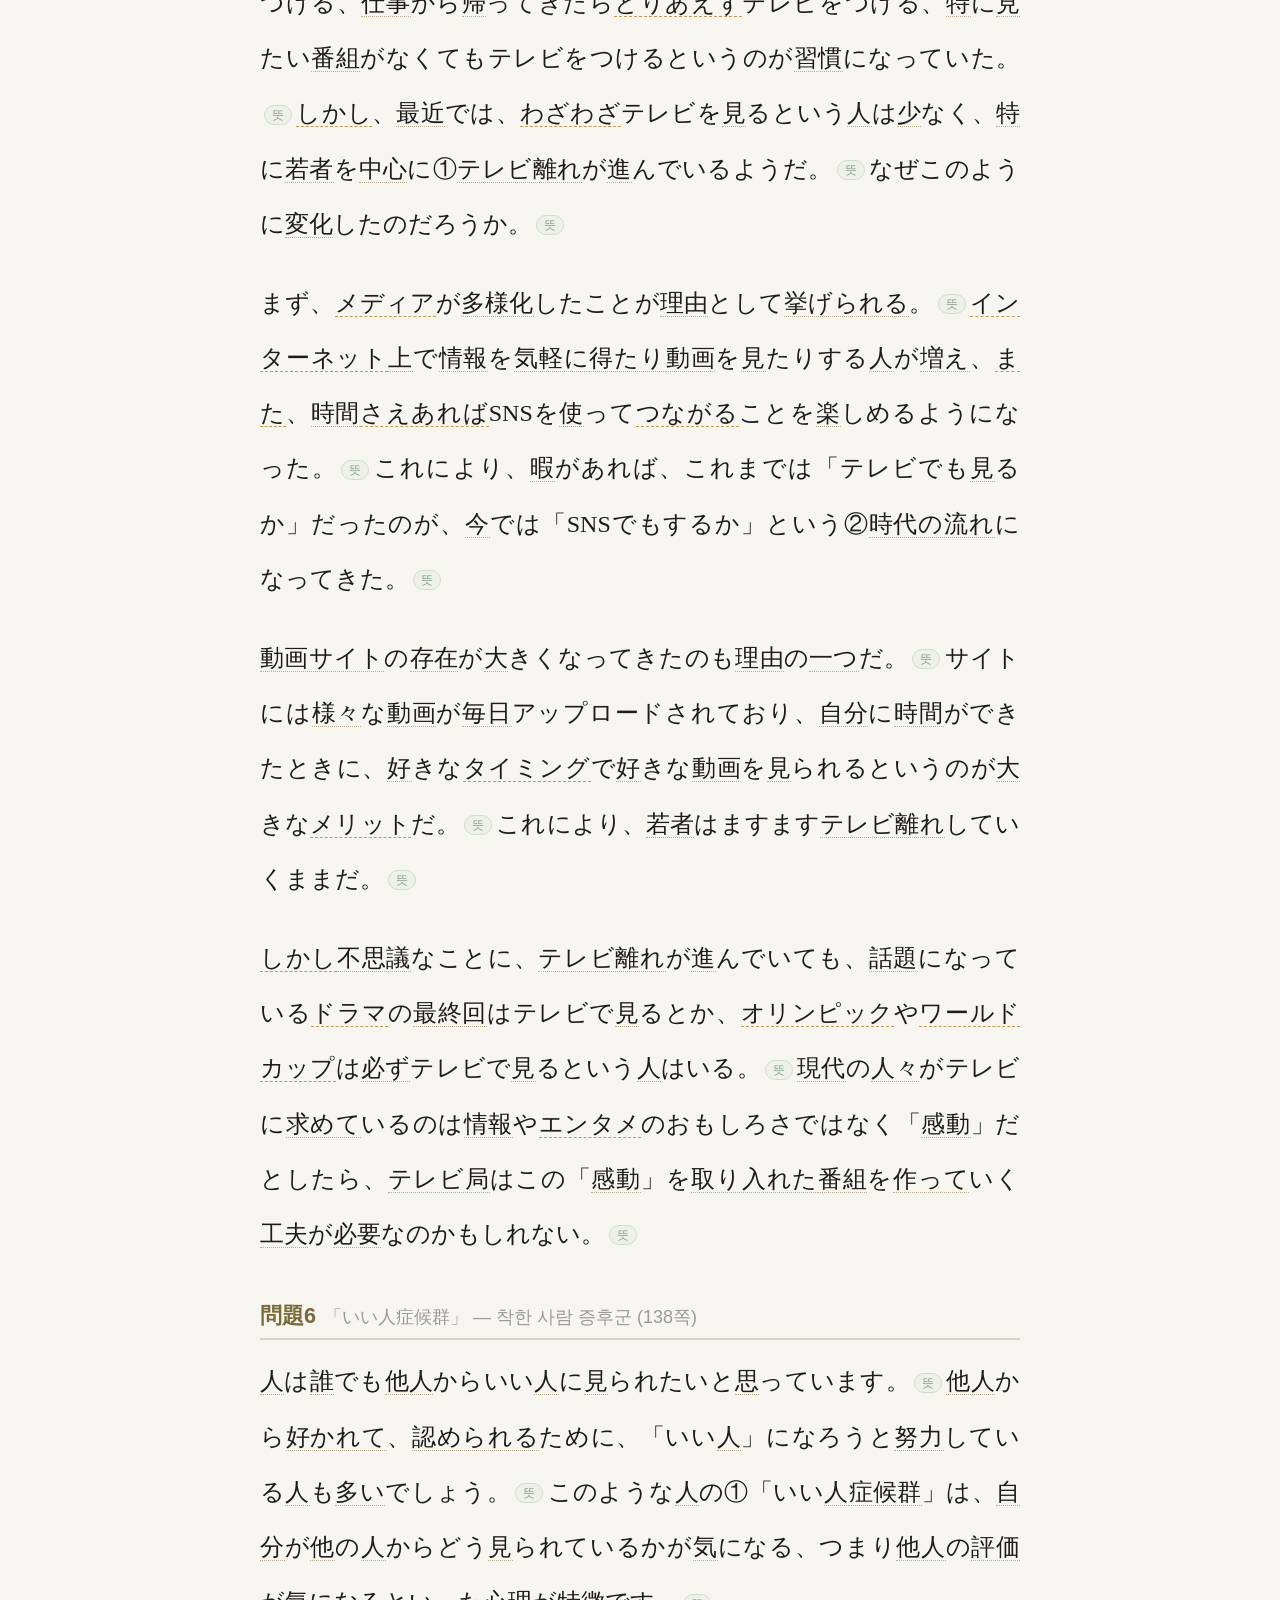
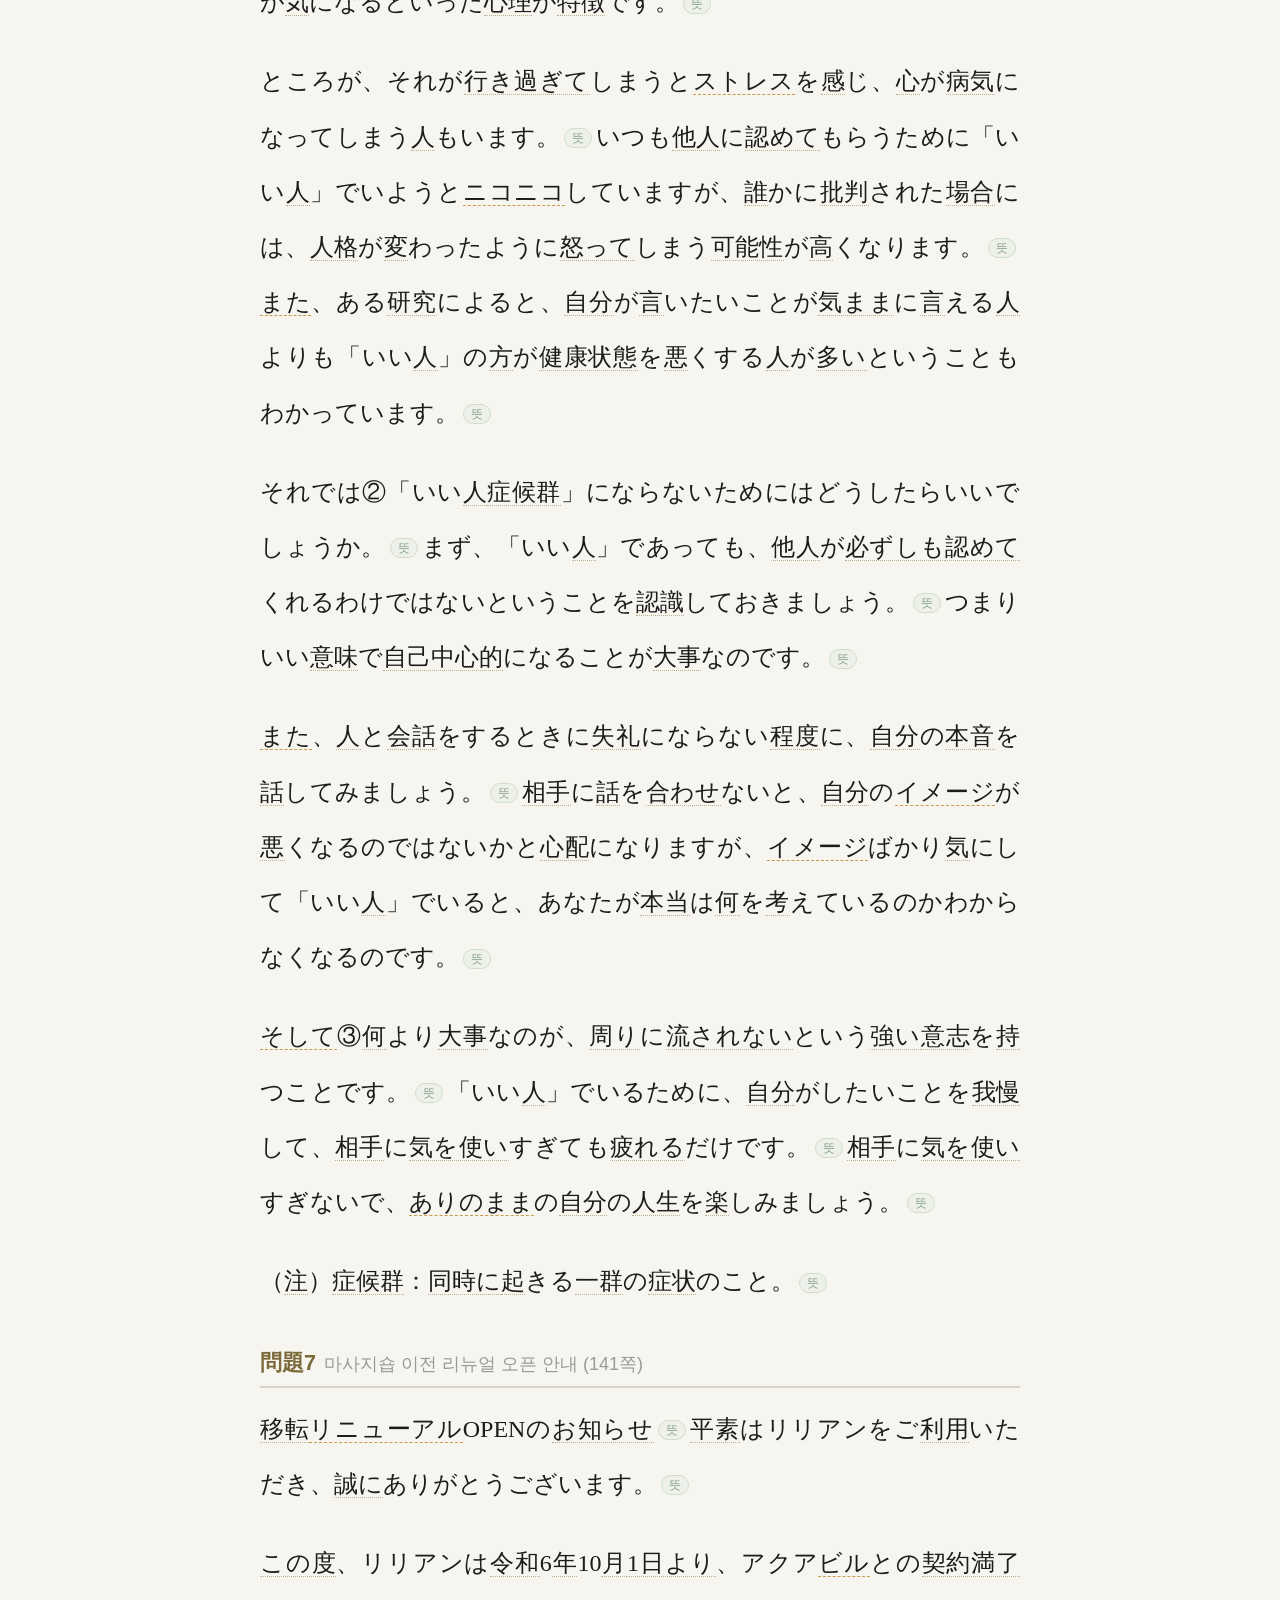
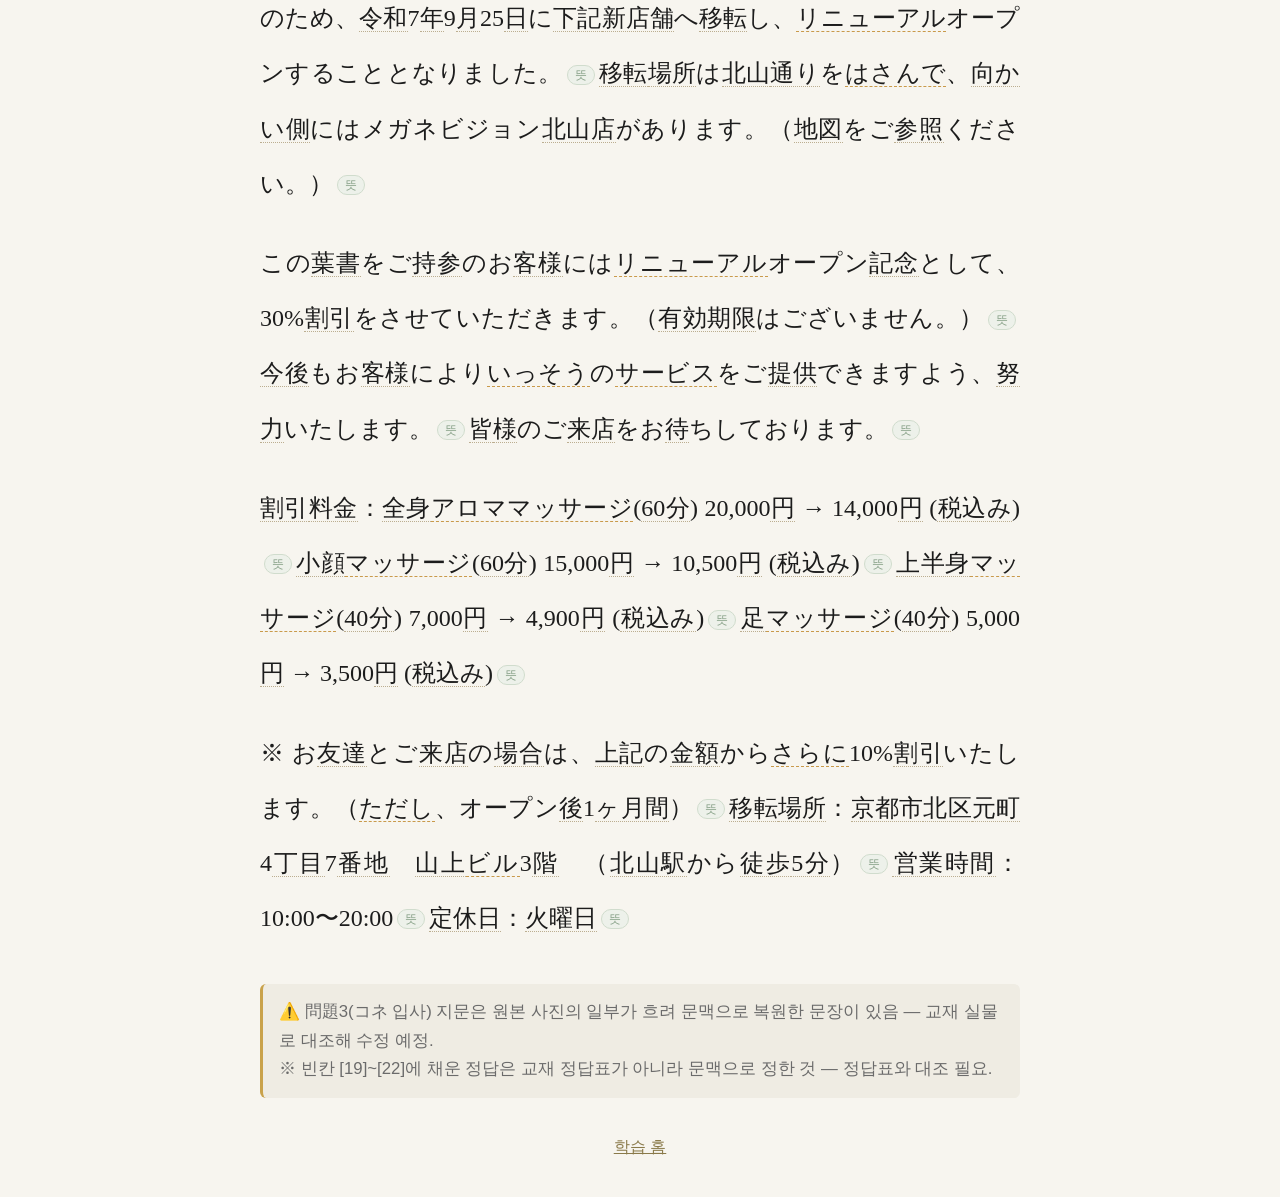
<file: 독해지문_3회.html>
<!DOCTYPE html>
<html lang="ja">
<head>
<meta charset="UTF-8">
<meta name="viewport" content="width=device-width, initial-scale=1.0">
<title>독해 지문 3회 (問題3~7)</title>
<link rel="stylesheet" href="reader.css?v=20260906">
</head>
<body>
<div class="wrap">
  <h1>독해 지문 3회 · 問題3~7</h1>
  <div class="sub">JLPT 문제집 128~141쪽 · 지문 9편 · 읽기 연습용 (후리가나 없음) · 원래 빈칸 [19]~[22]는 정답을 채워 본문에 녹여 놓음(표시 없음)</div>
  <div class="hint">막히면 한자어·<b>접속어</b>를 <b>탭하면 읽기·뜻</b>이 떠요(다시 탭하면 사라짐). 노란 밑줄이 접속어입니다.<br>
    문장 끝의 초록 <b>뜻</b> 버튼을 누른 문장만 <b>해석</b>이 바로 아래에 펼쳐져요(한 번 더 누르면 닫힘).</div>
  <div class="btnrow">
    <button class="tbtn" id="toggleAll">단어 뜻 전부 보기 / 숨기기</button>
  </div>
  <div id="out"></div>
  <div class="note">⚠️ 問題3(コネ 입사) 지문은 원본 사진의 일부가 흐려 문맥으로 복원한 문장이 있음 — 교재 실물로 대조해 수정 예정.<br>
    ※ 빈칸 [19]~[22]에 채운 정답은 교재 정답표가 아니라 문맥으로 정한 것 — 정답표와 대조 필요.</div>
  <div class="foot"><a href="일본어_학습_홈.html">학습 홈</a></div>
</div>

<script>window.SHOW_FURI=false;</script>
<script src="data_3회_독해.js?v=20261013"></script>
<script src="reader.js?v=20261013"></script>
</body>
</html>
</file>
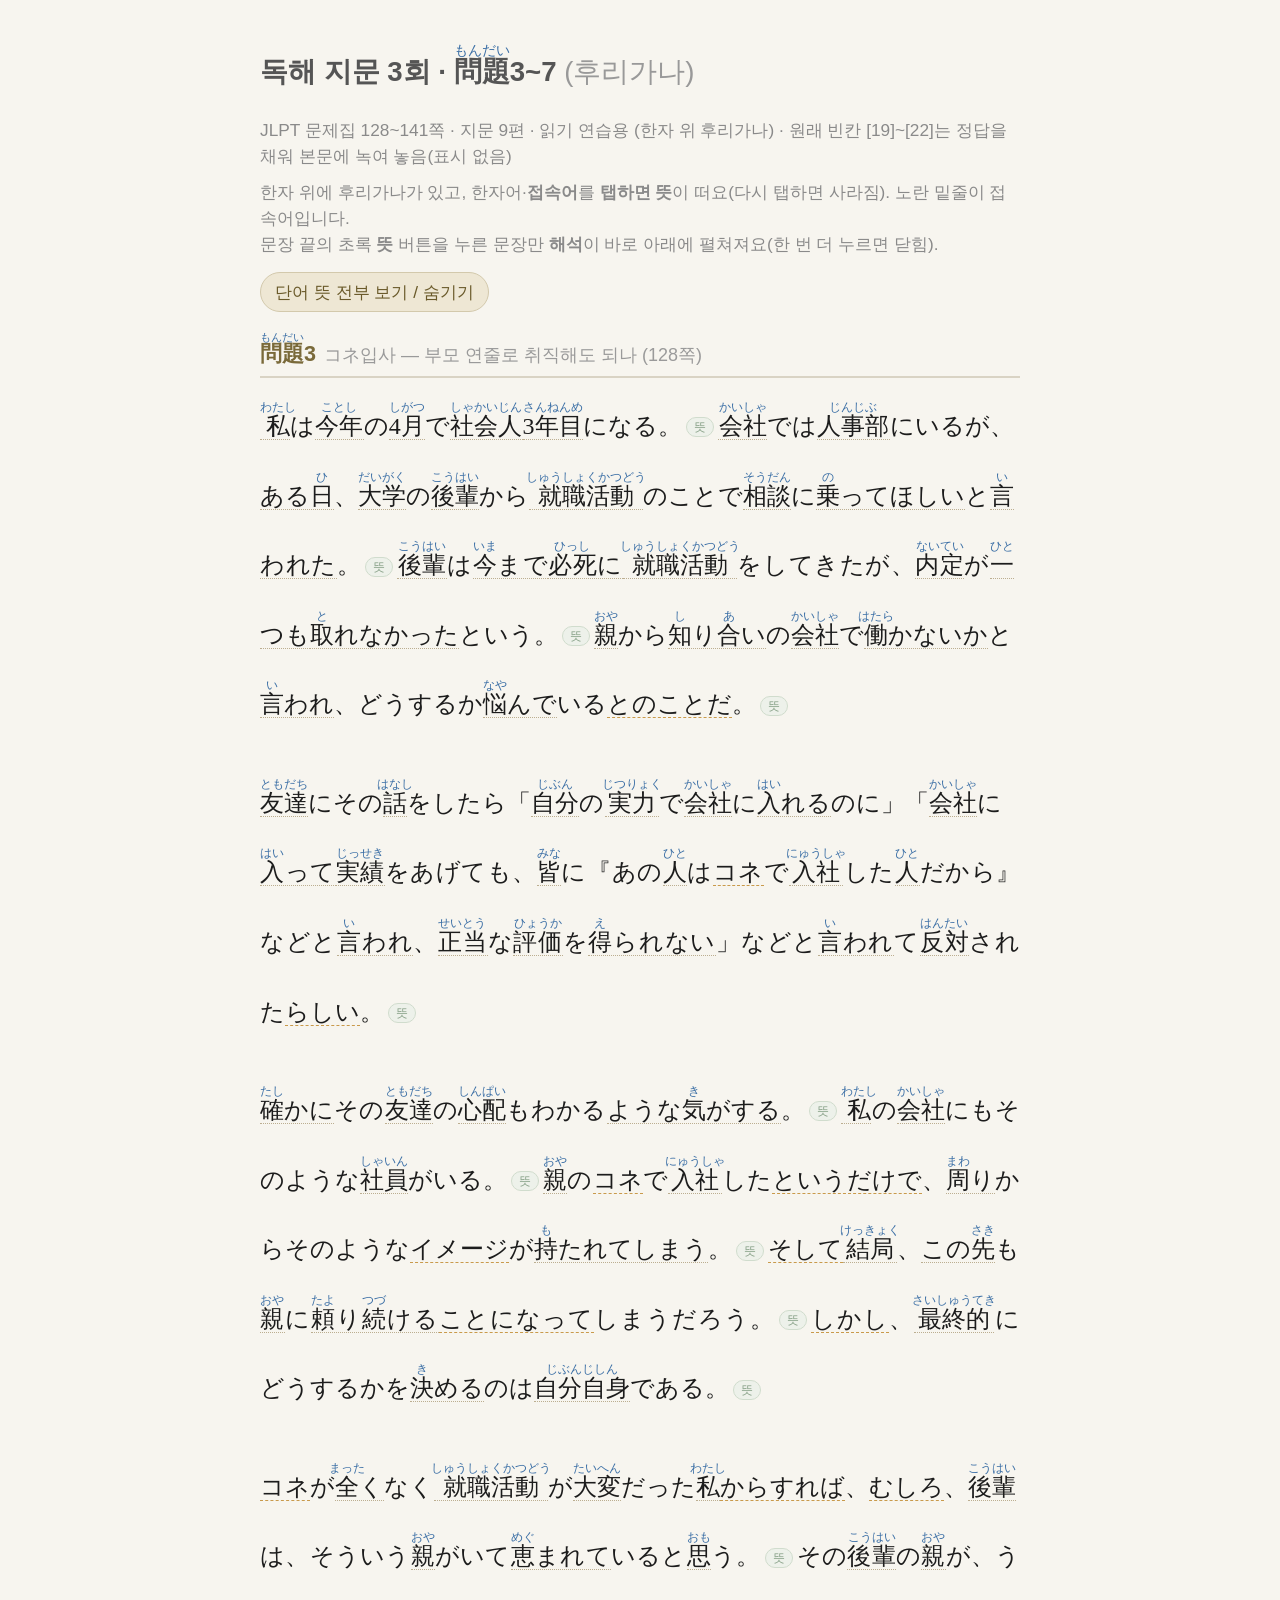
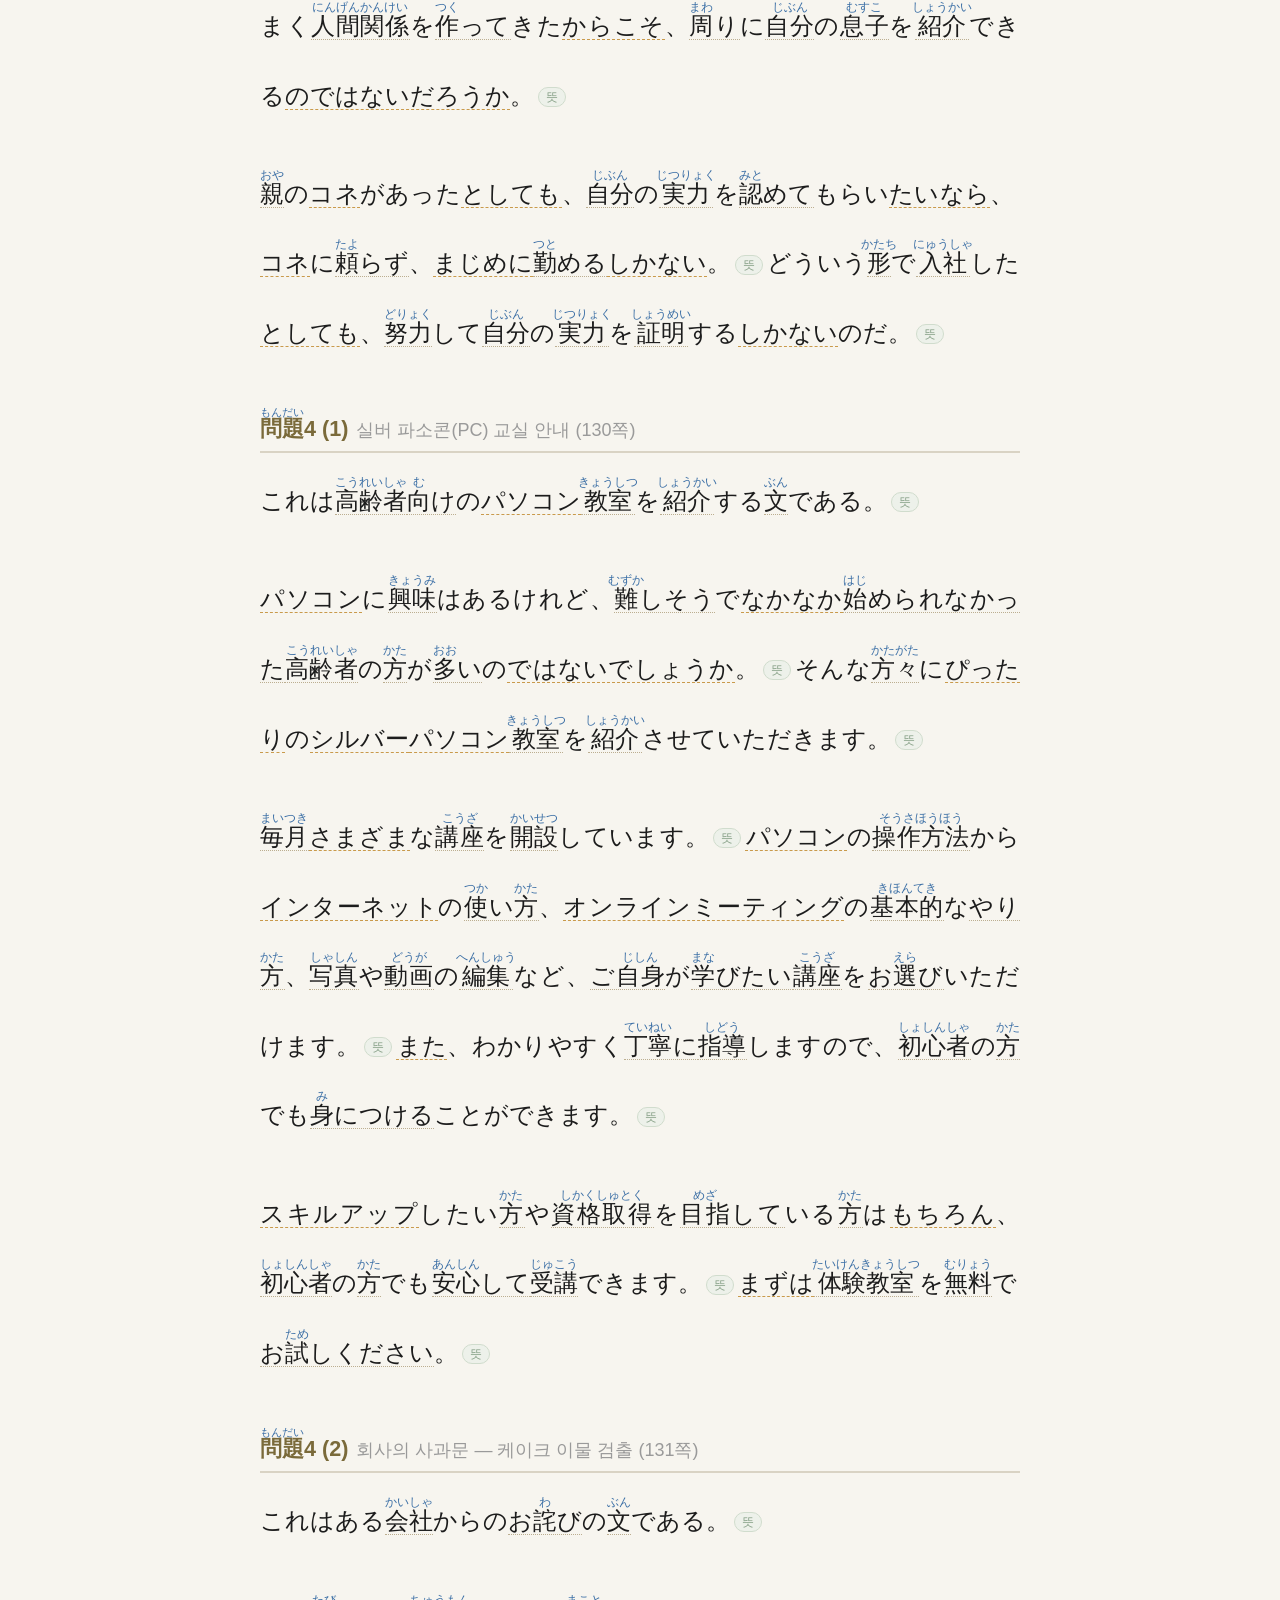
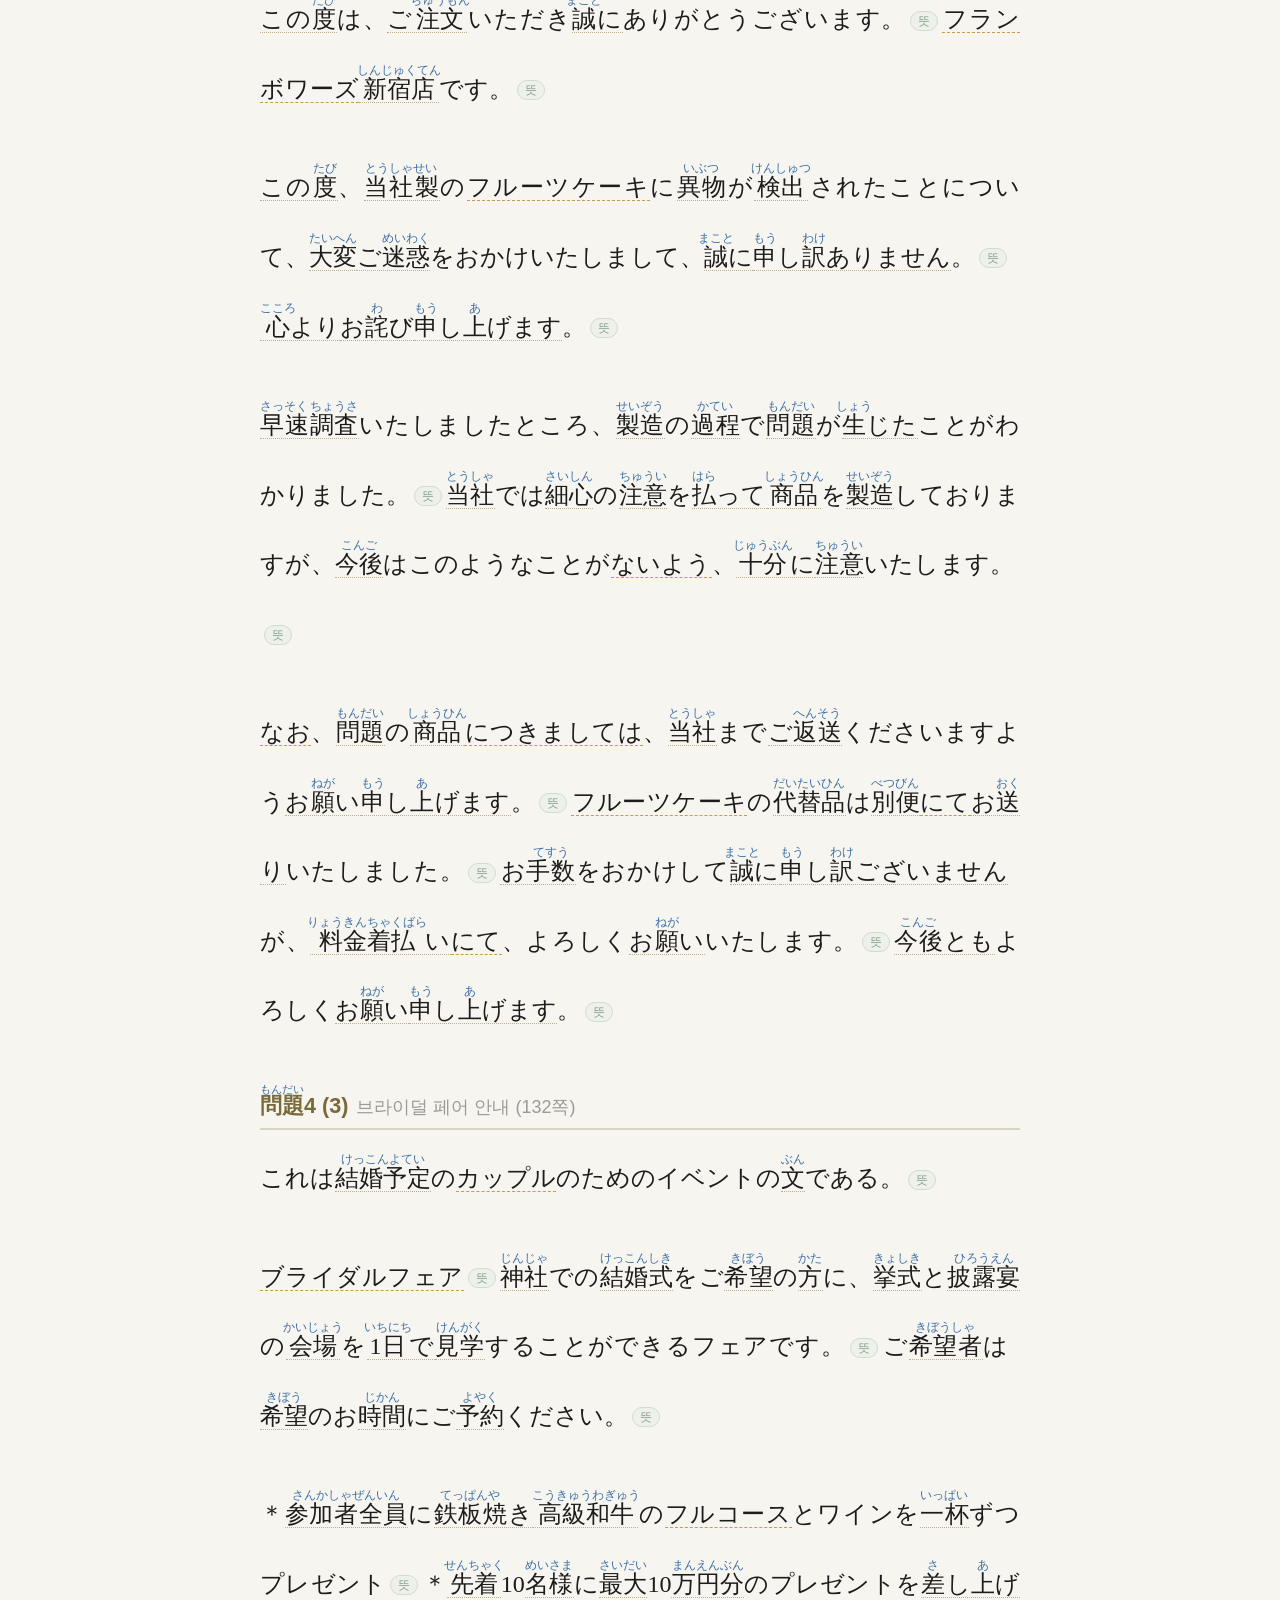
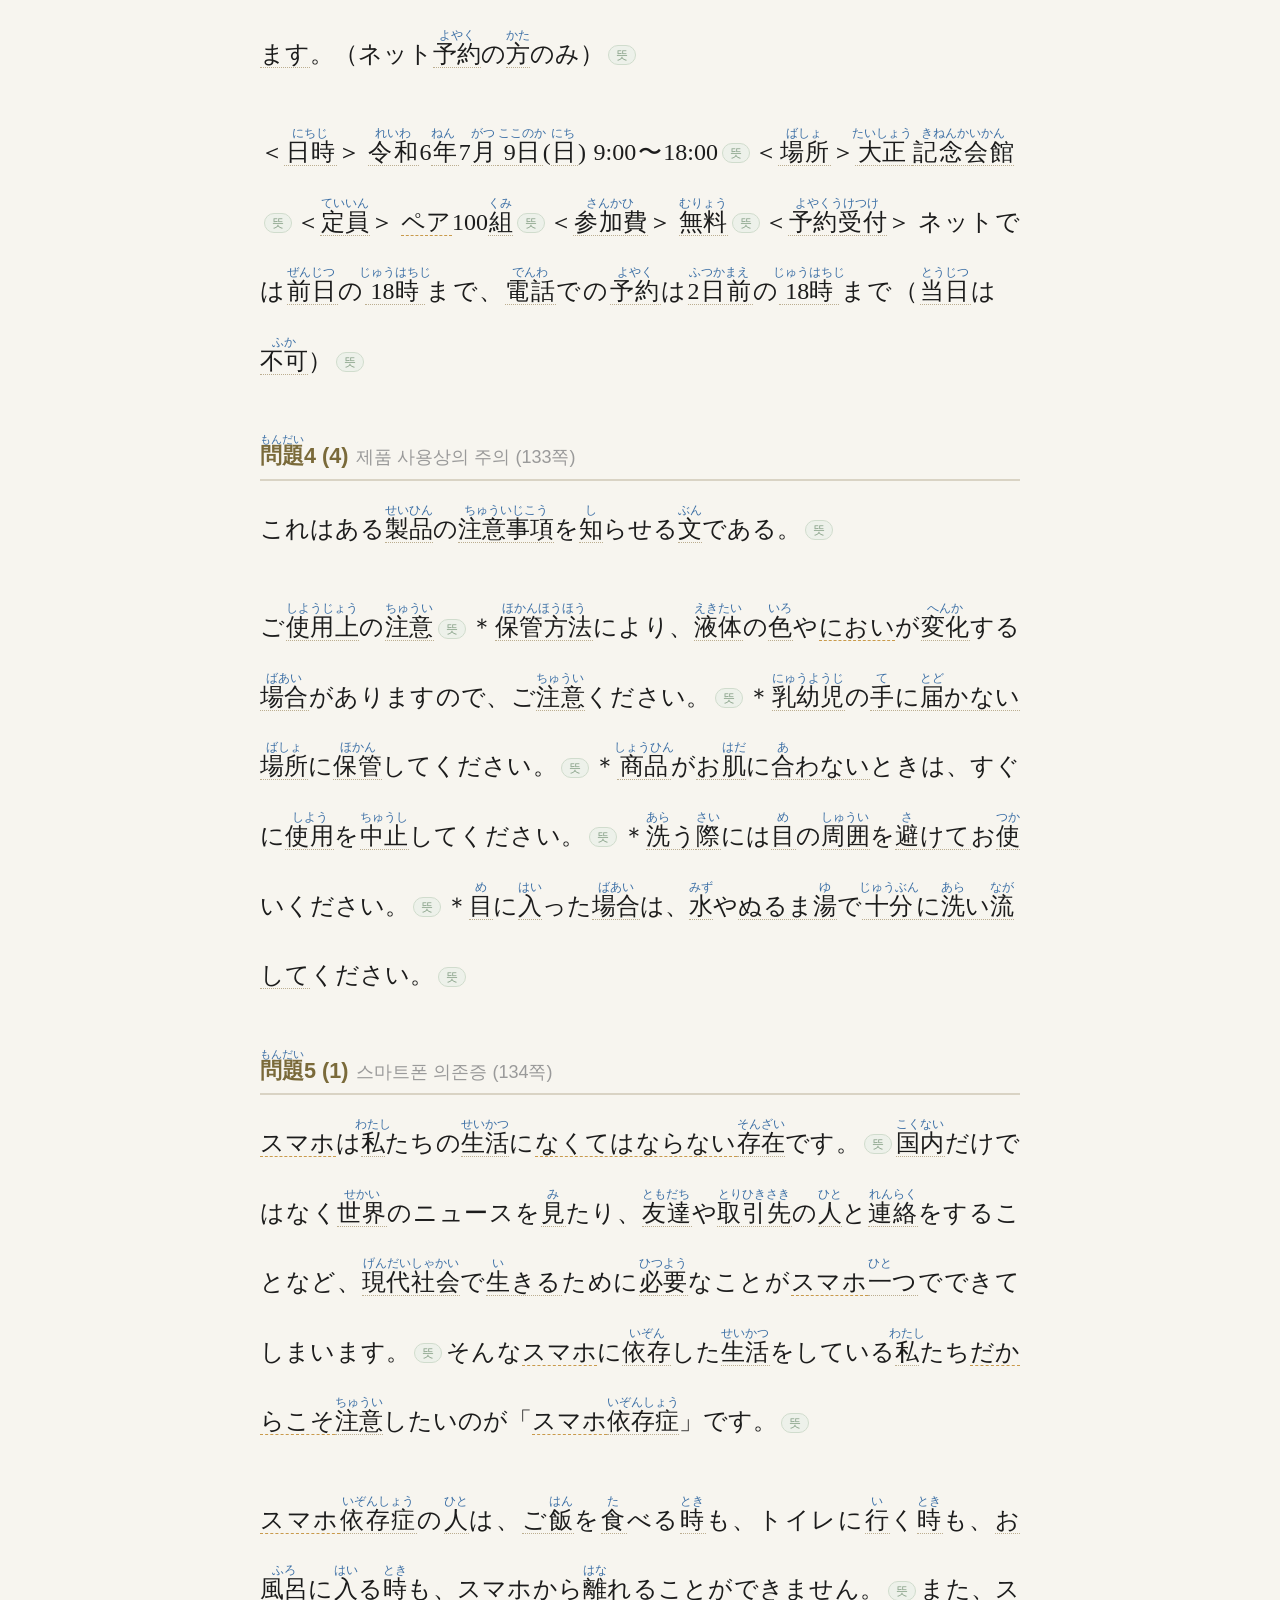
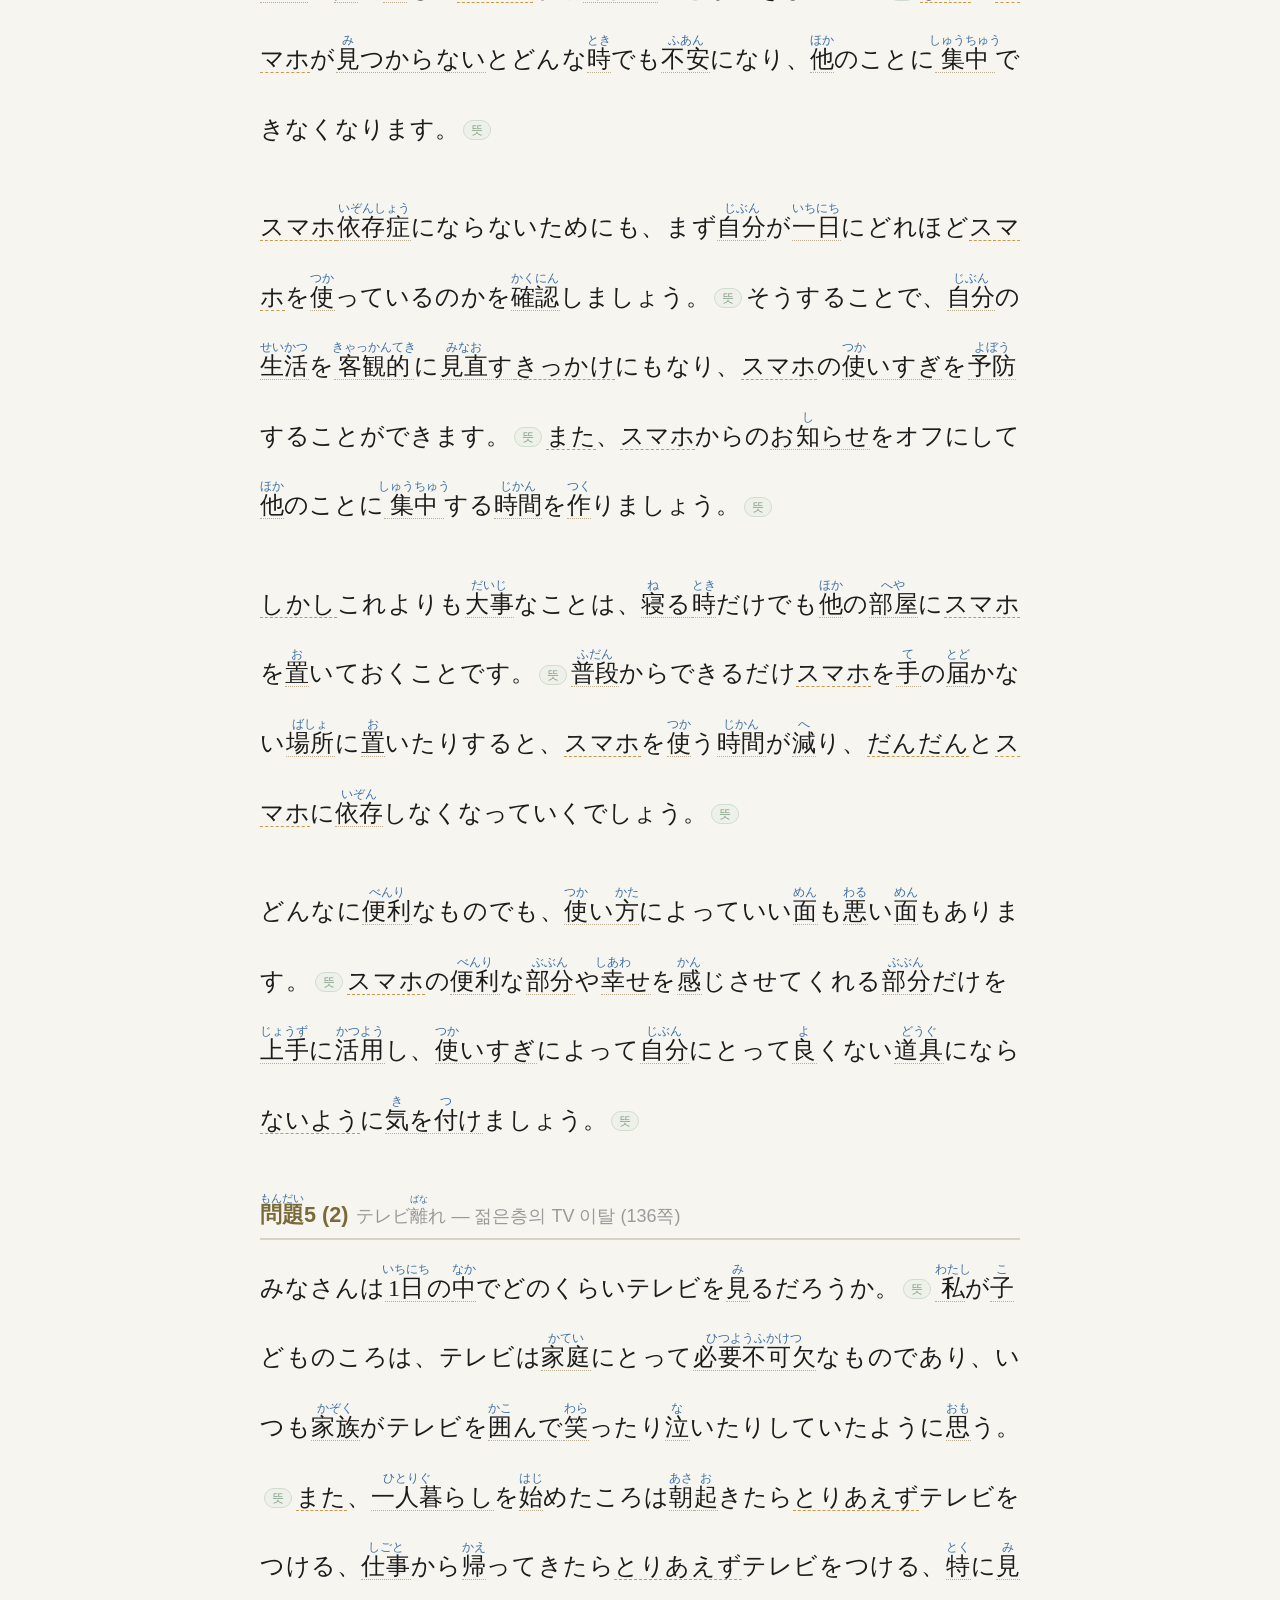
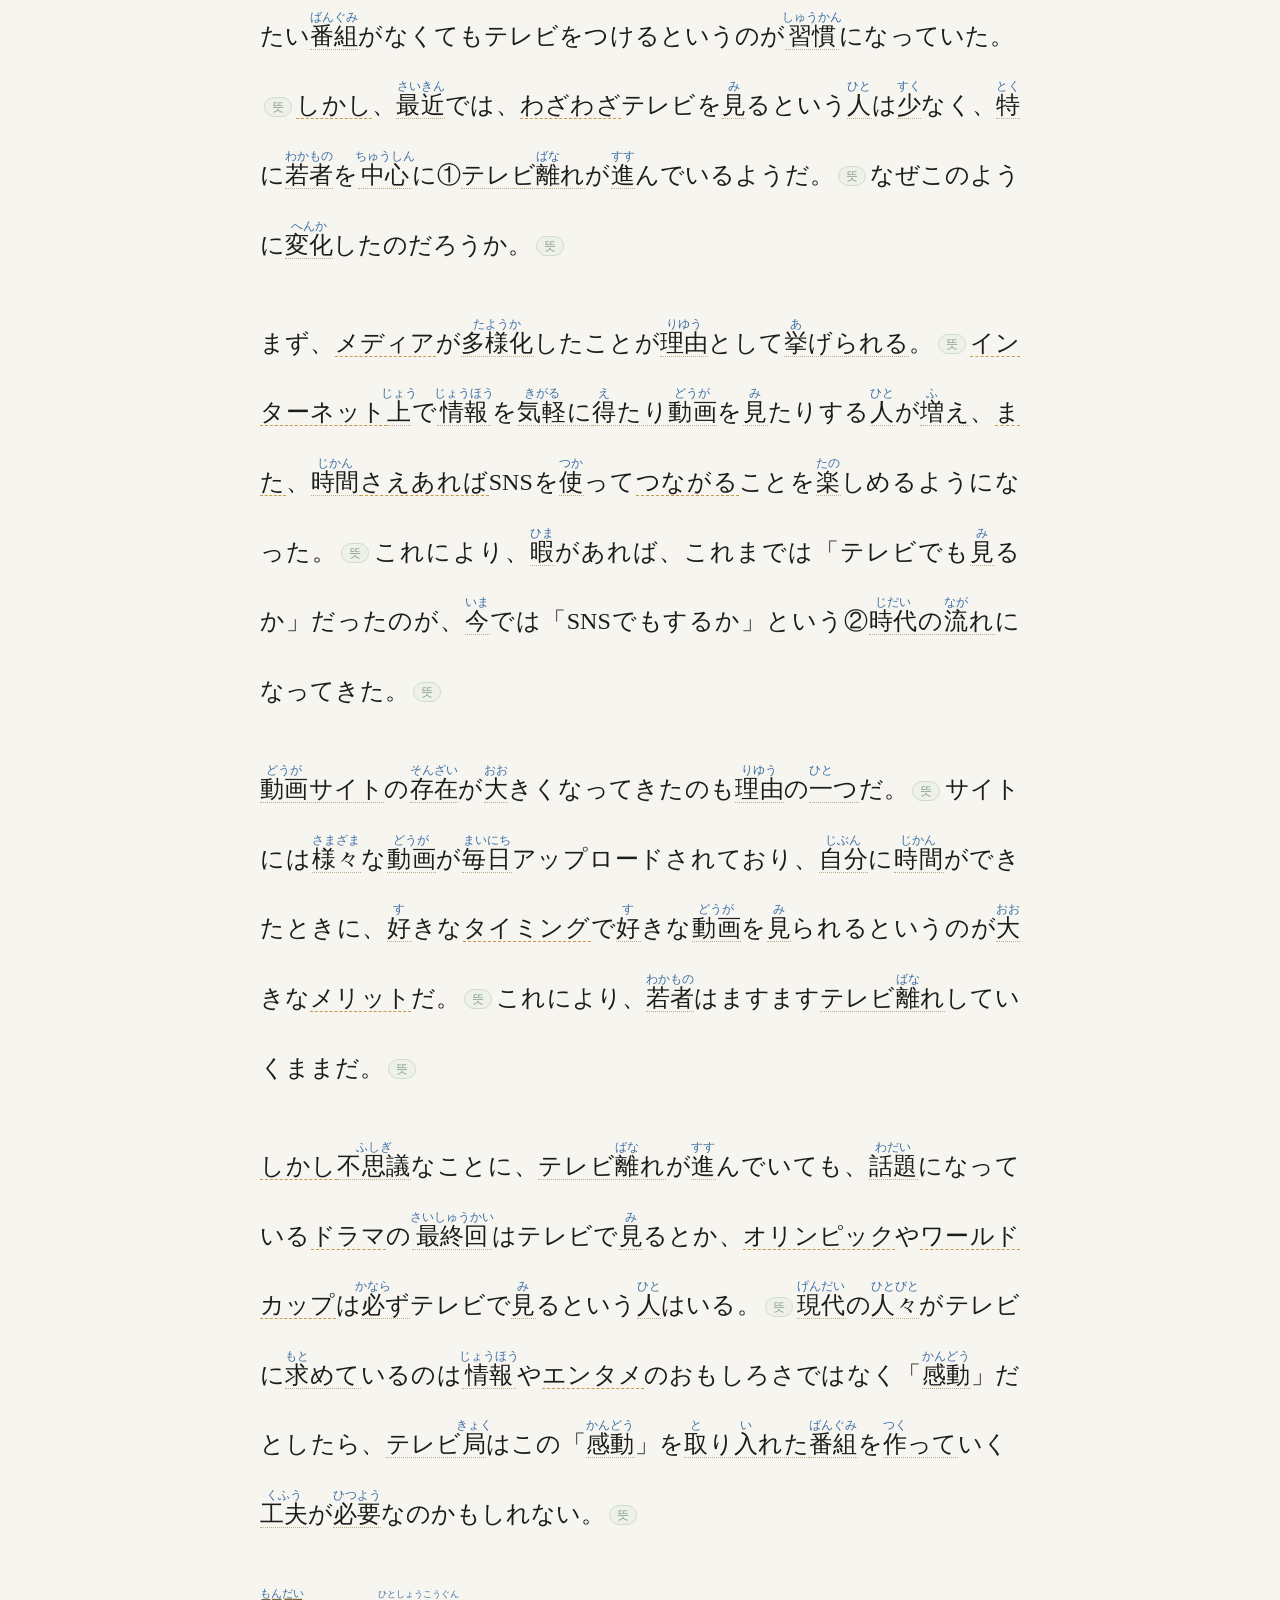
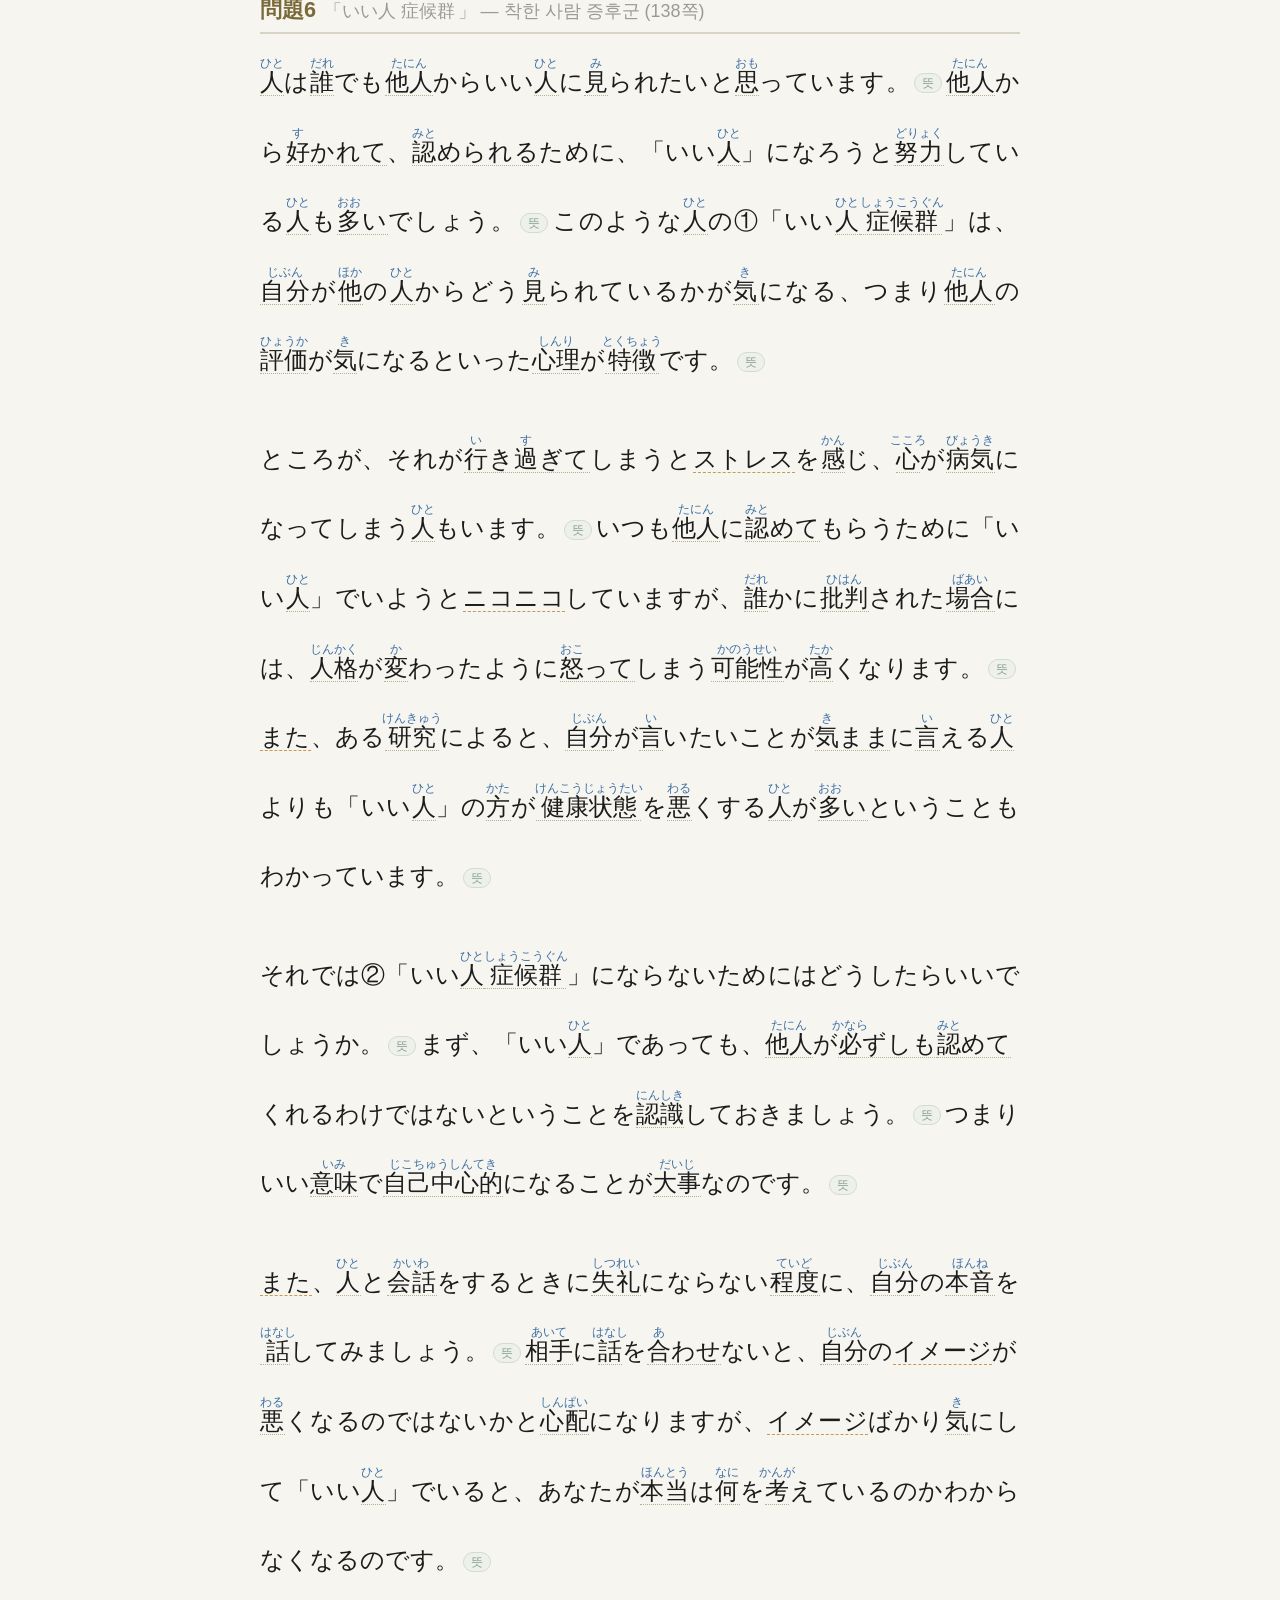
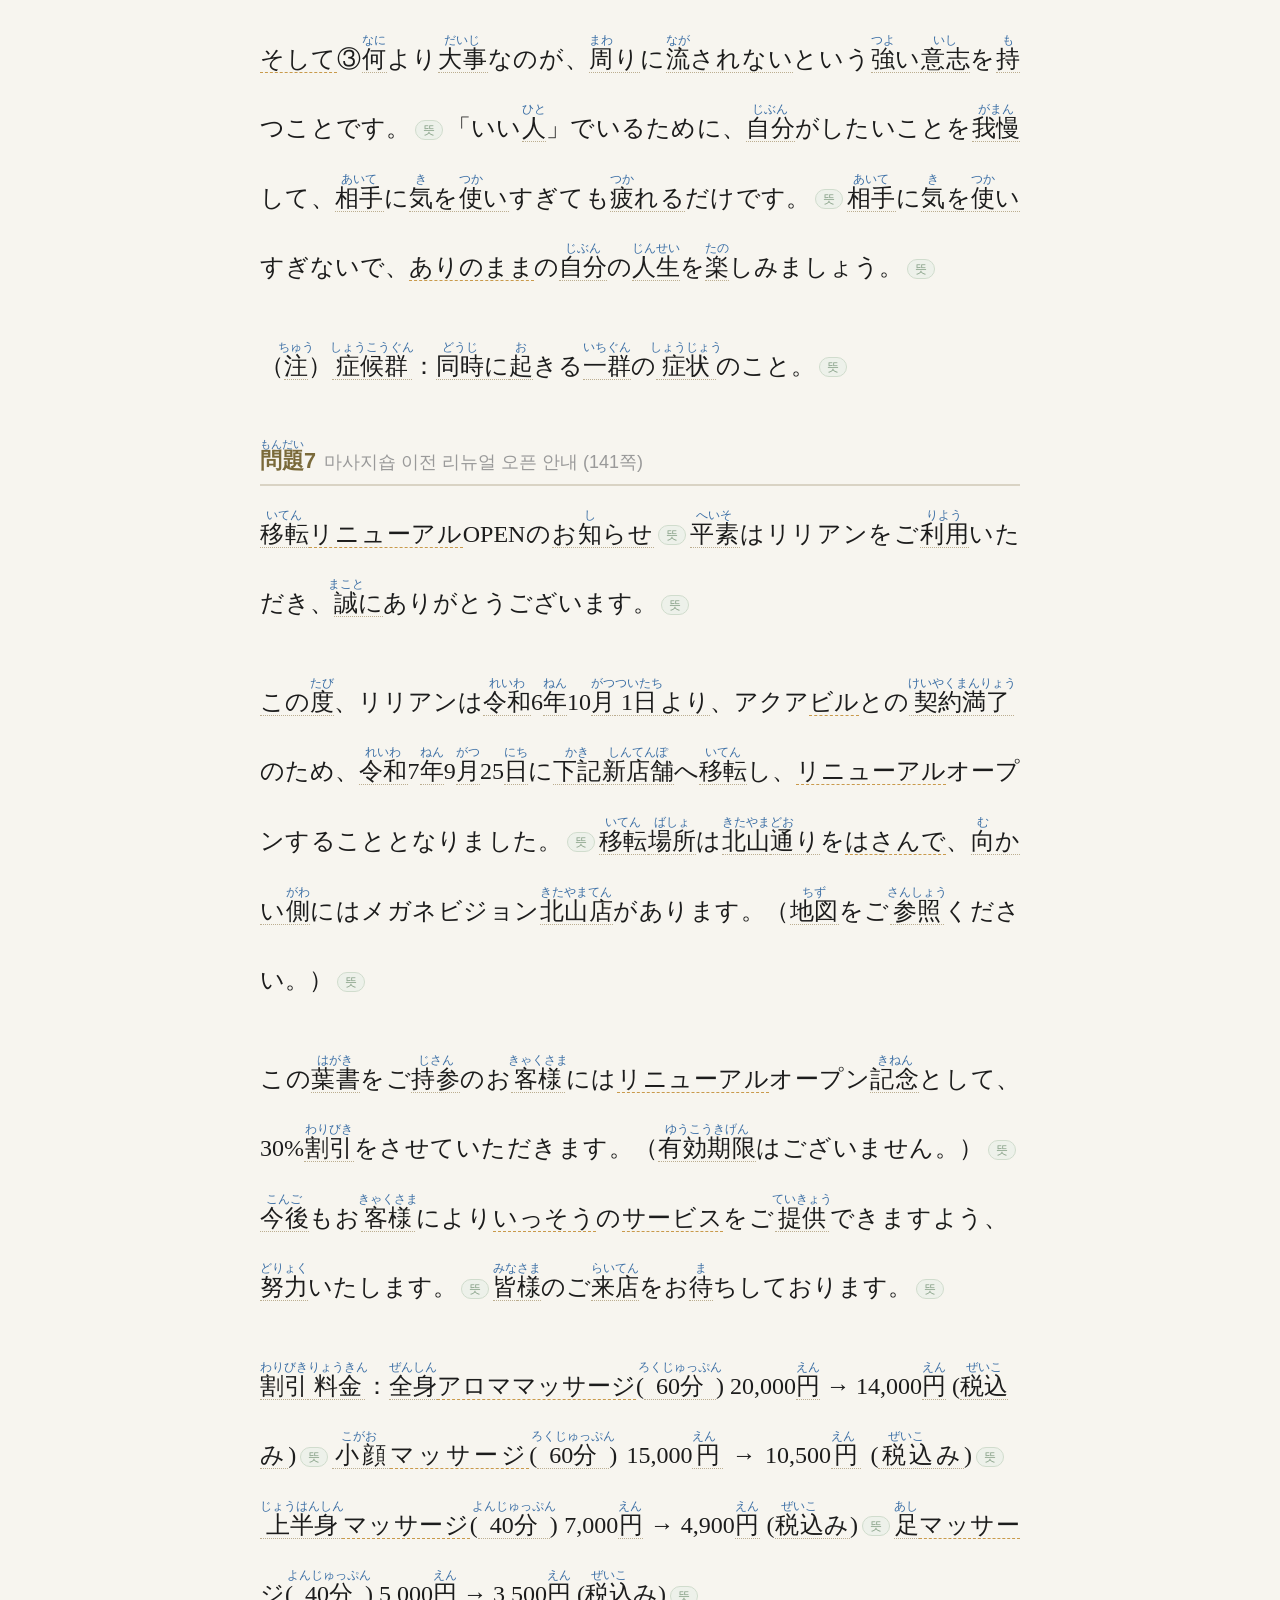
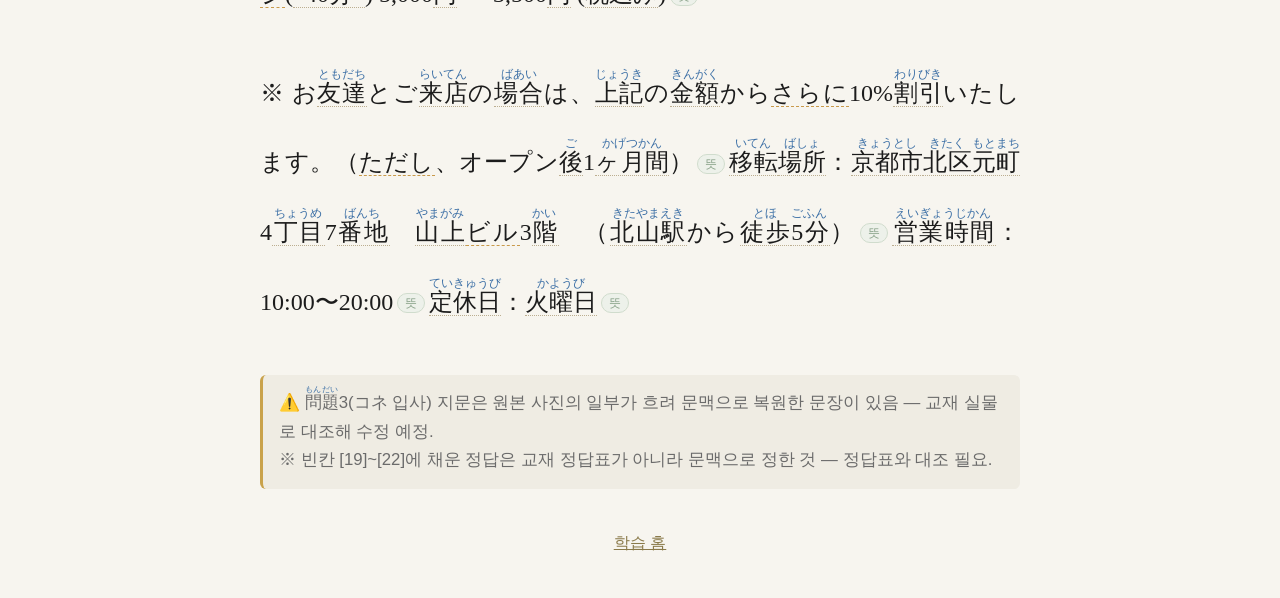
<file: 독해지문_3회_후리가나.html>
<!DOCTYPE html>
<html lang="ja">
<head>
<meta charset="UTF-8">
<meta name="viewport" content="width=device-width, initial-scale=1.0">
<title>독해 지문 3회 (問題3~7) · 후리가나</title>
<link rel="stylesheet" href="reader.css?v=20260906">
<style>
  body{line-height:2.9}
  .jp{margin-bottom:1.2em}
  ruby{ruby-align:center}
  rt{font-size:.5em;color:#3a6ea5;font-weight:400;font-family:'Yu Gothic','Noto Sans JP',sans-serif}
</style>
</head>
<body>
<div class="wrap">
  <h1>독해 지문 3회 · <ruby>問<rt>もん</rt></ruby><ruby>題<rt>だい</rt></ruby>3~7 <span style="font-weight:400;color:#999">(후리가나)</span></h1>
  <div class="sub">JLPT 문제집 128~141쪽 · 지문 9편 · 읽기 연습용 (한자 위 후리가나) · 원래 빈칸 [19]~[22]는 정답을 채워 본문에 녹여 놓음(표시 없음)</div>
  <div class="hint">한자 위에 후리가나가 있고, 한자어·<b>접속어</b>를 <b>탭하면 뜻</b>이 떠요(다시 탭하면 사라짐). 노란 밑줄이 접속어입니다.<br>
    문장 끝의 초록 <b>뜻</b> 버튼을 누른 문장만 <b>해석</b>이 바로 아래에 펼쳐져요(한 번 더 누르면 닫힘).</div>
  <div class="btnrow">
    <button class="tbtn" id="toggleAll">단어 뜻 전부 보기 / 숨기기</button>
  </div>
  <div id="out"></div>
  <div class="note">⚠️ <ruby>問<rt>もん</rt></ruby><ruby>題<rt>だい</rt></ruby>3(コネ 입사) 지문은 원본 사진의 일부가 흐려 문맥으로 복원한 문장이 있음 — 교재 실물로 대조해 수정 예정.<br>
    ※ 빈칸 [19]~[22]에 채운 정답은 교재 정답표가 아니라 문맥으로 정한 것 — 정답표와 대조 필요.</div>
  <div class="foot"><a href="일본어_학습_홈.html">학습 홈</a></div>
</div>

<script>window.SHOW_FURI=true;</script>
<script src="data_3회_독해.js?v=20261013"></script>
<script src="reader.js?v=20261013"></script>
</body>
</html>
</file>
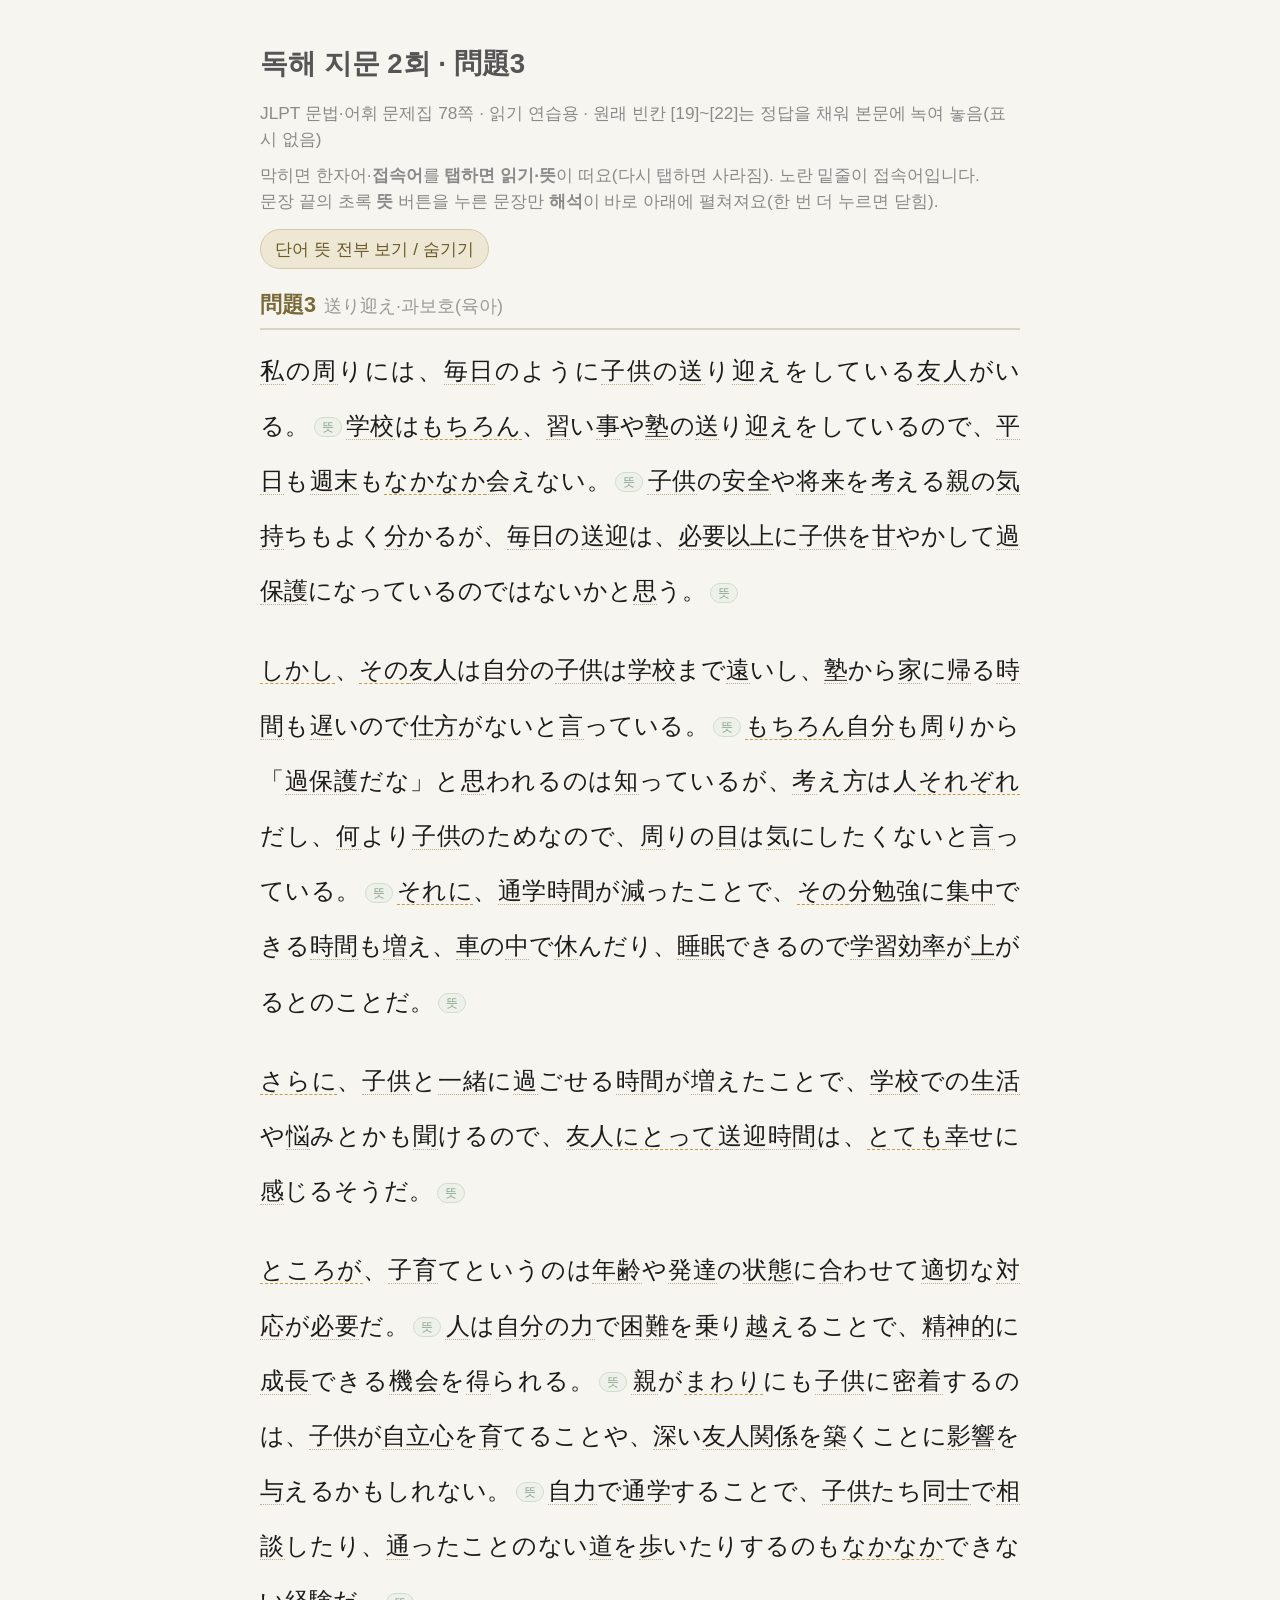
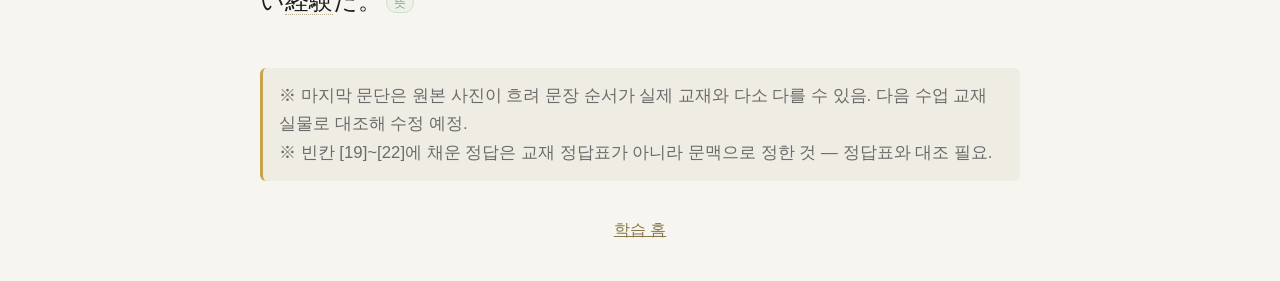
<file: 독해지문_問題3.html>
<!DOCTYPE html>
<html lang="ja">
<head>
<meta charset="UTF-8">
<meta name="viewport" content="width=device-width, initial-scale=1.0">
<title>독해 지문 2회 (問題3)</title>
<link rel="stylesheet" href="reader.css?v=20260906">
</head>
<body>
<div class="wrap">
  <h1>독해 지문 2회 · 問題3</h1>
  <div class="sub">JLPT 문법·어휘 문제집 78쪽 · 읽기 연습용 · 원래 빈칸 [19]~[22]는 정답을 채워 본문에 녹여 놓음(표시 없음)</div>
  <div class="hint">막히면 한자어·<b>접속어</b>를 <b>탭하면 읽기·뜻</b>이 떠요(다시 탭하면 사라짐). 노란 밑줄이 접속어입니다.<br>
    문장 끝의 초록 <b>뜻</b> 버튼을 누른 문장만 <b>해석</b>이 바로 아래에 펼쳐져요(한 번 더 누르면 닫힘).</div>
  <div class="btnrow">
    <button class="tbtn" id="toggleAll">단어 뜻 전부 보기 / 숨기기</button>
  </div>
  <div id="out"></div>
  <div class="note">※ 마지막 문단은 원본 사진이 흐려 문장 순서가 실제 교재와 다소 다를 수 있음. 다음 수업 교재 실물로 대조해 수정 예정.<br>
    ※ 빈칸 [19]~[22]에 채운 정답은 교재 정답표가 아니라 문맥으로 정한 것 — 정답표와 대조 필요.</div>
  <div class="foot"><a href="일본어_학습_홈.html">학습 홈</a></div>
</div>

<script>window.SHOW_FURI=false;</script>
<script src="data_2회_問題3.js?v=20261013"></script>
<script src="reader.js?v=20261013"></script>
</body>
</html>
</file>
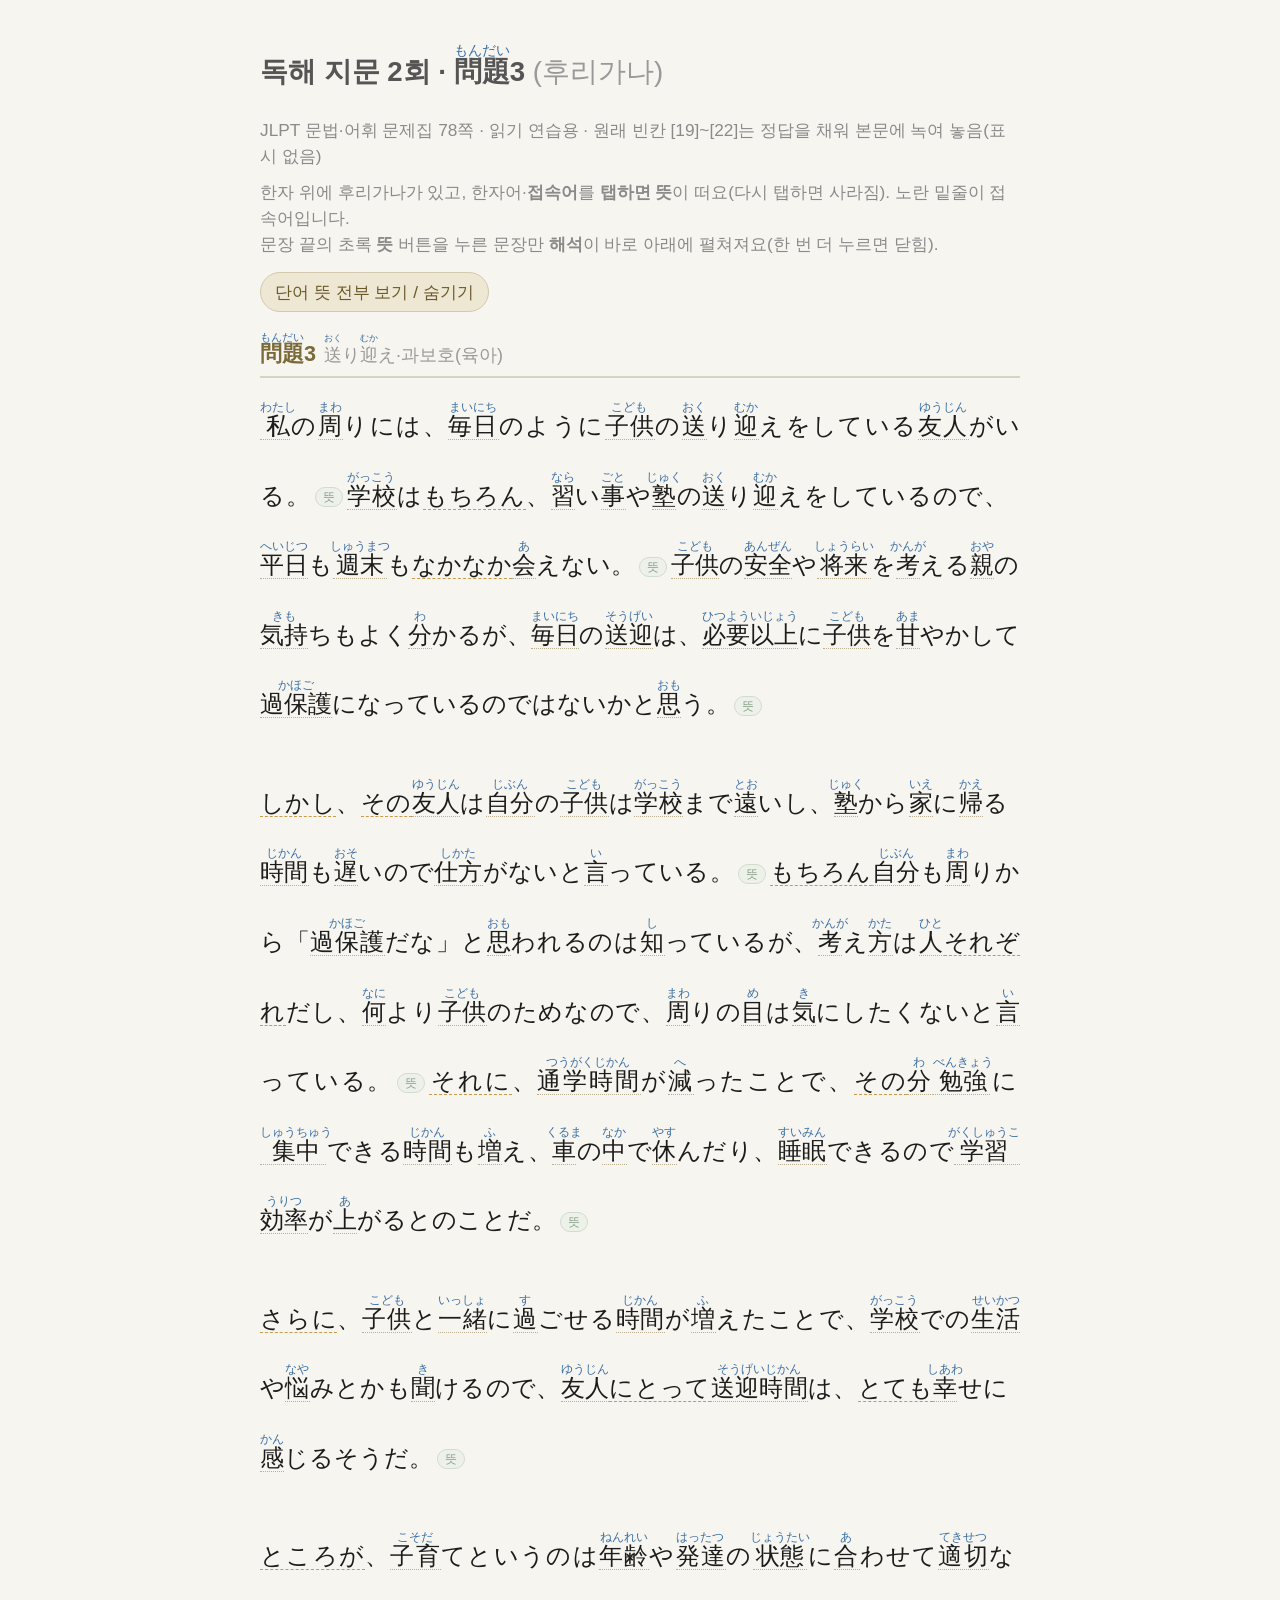
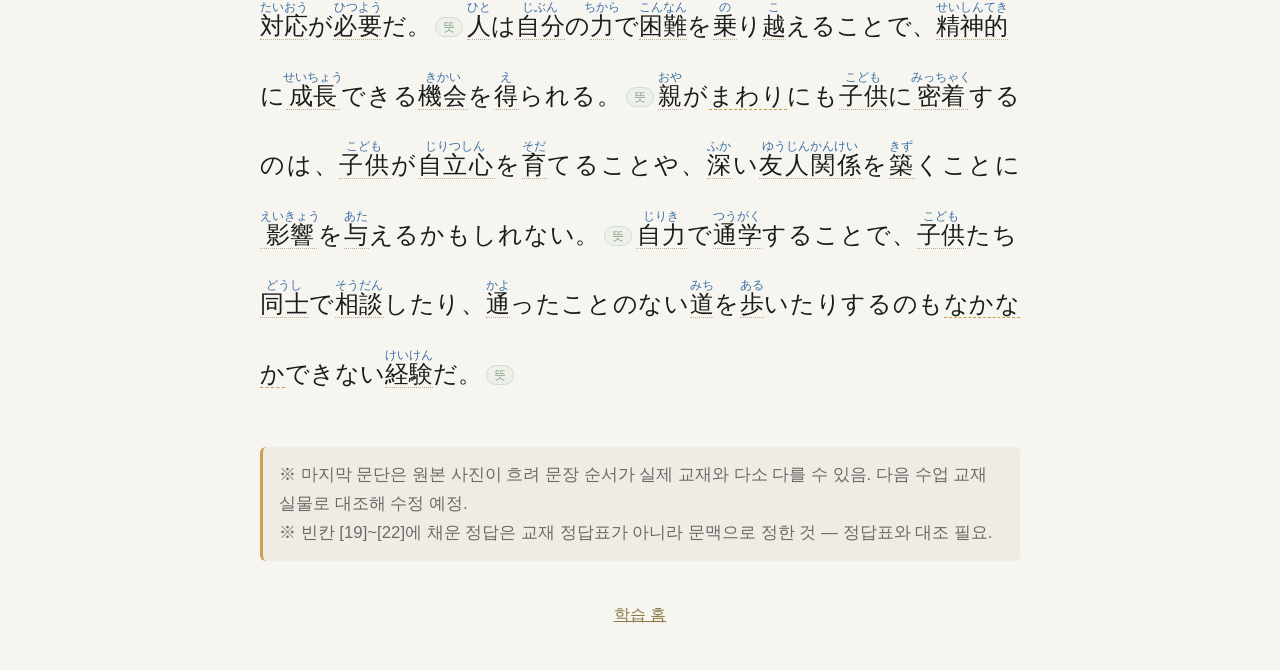
<file: 독해지문_問題3_후리가나.html>
<!DOCTYPE html>
<html lang="ja">
<head>
<meta charset="UTF-8">
<meta name="viewport" content="width=device-width, initial-scale=1.0">
<title>독해 지문 2회 (問題3) · 후리가나</title>
<link rel="stylesheet" href="reader.css?v=20260906">
<style>
  body{line-height:2.9}
  .jp{margin-bottom:1.2em}
  ruby{ruby-align:center}
  rt{font-size:.5em;color:#3a6ea5;font-weight:400;font-family:'Yu Gothic','Noto Sans JP',sans-serif}
</style>
</head>
<body>
<div class="wrap">
  <h1>독해 지문 2회 · <ruby>問<rt>もん</rt></ruby><ruby>題<rt>だい</rt></ruby>3 <span style="font-weight:400;color:#999">(후리가나)</span></h1>
  <div class="sub">JLPT 문법·어휘 문제집 78쪽 · 읽기 연습용 · 원래 빈칸 [19]~[22]는 정답을 채워 본문에 녹여 놓음(표시 없음)</div>
  <div class="hint">한자 위에 후리가나가 있고, 한자어·<b>접속어</b>를 <b>탭하면 뜻</b>이 떠요(다시 탭하면 사라짐). 노란 밑줄이 접속어입니다.<br>
    문장 끝의 초록 <b>뜻</b> 버튼을 누른 문장만 <b>해석</b>이 바로 아래에 펼쳐져요(한 번 더 누르면 닫힘).</div>
  <div class="btnrow">
    <button class="tbtn" id="toggleAll">단어 뜻 전부 보기 / 숨기기</button>
  </div>
  <div id="out"></div>
  <div class="note">※ 마지막 문단은 원본 사진이 흐려 문장 순서가 실제 교재와 다소 다를 수 있음. 다음 수업 교재 실물로 대조해 수정 예정.<br>
    ※ 빈칸 [19]~[22]에 채운 정답은 교재 정답표가 아니라 문맥으로 정한 것 — 정답표와 대조 필요.</div>
  <div class="foot"><a href="일본어_학습_홈.html">학습 홈</a></div>
</div>

<script>window.SHOW_FURI=true;</script>
<script src="data_2회_問題3.js?v=20261013"></script>
<script src="reader.js?v=20261013"></script>
</body>
</html>
</file>
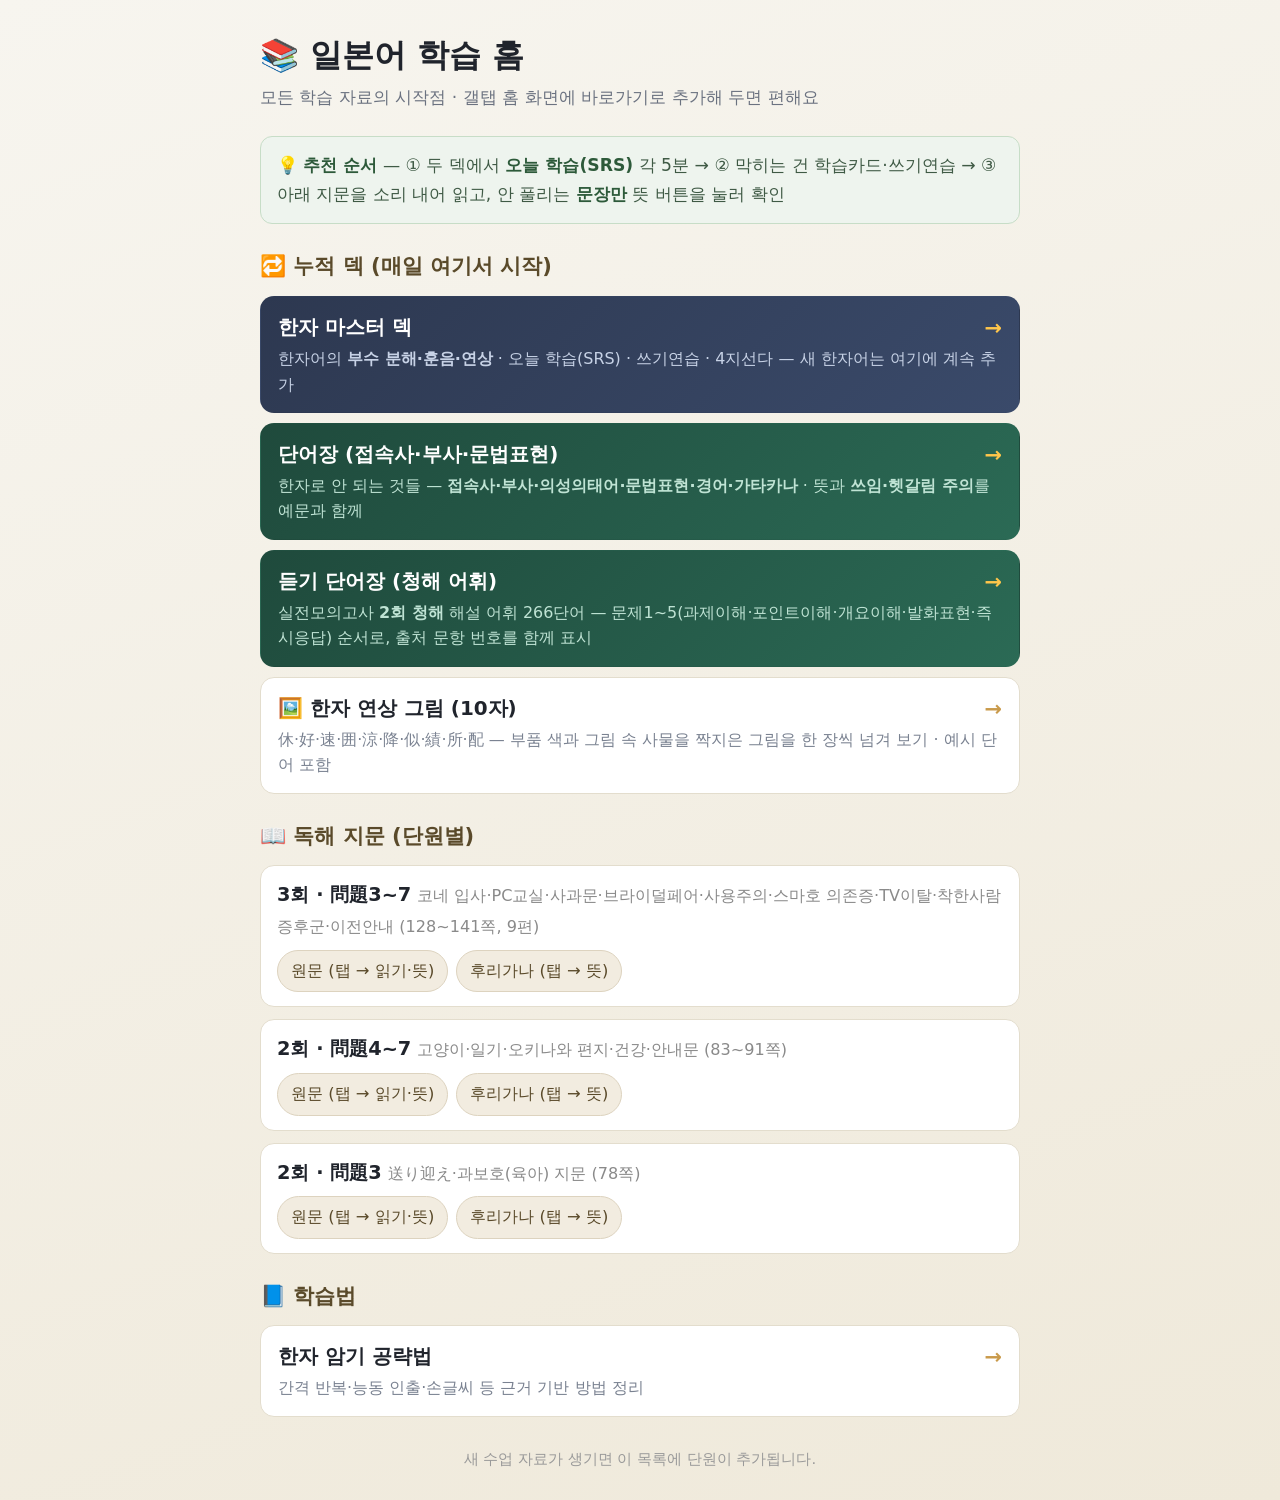
<file: 일본어_학습_홈.html>
<!DOCTYPE html>
<html lang="ko">
<head>
<meta charset="UTF-8">
<meta name="viewport" content="width=device-width, initial-scale=1.0">
<title>일본어 학습 홈</title>
<style>
  html{font-size:21px}
  *{box-sizing:border-box;margin:0;padding:0}
  body{font-family:'Malgun Gothic','Apple SD Gothic Neo',system-ui,sans-serif;
    background:linear-gradient(160deg,#f7f5ef,#efe9da);color:#20242c;min-height:100vh;padding:30px 18px;line-height:1.6}
  .wrap{max-width:760px;margin:0 auto}
  h1{font-size:1.5rem;margin-bottom:4px}
  .lead{color:#6b7280;font-size:.82rem;margin-bottom:24px}
  h2{font-size:1rem;margin:26px 0 12px;color:#5a4a2a;display:flex;align-items:center;gap:8px}
  .card{display:block;background:#fff;border:1px solid #e3ddcd;border-radius:14px;
    padding:15px 17px;margin-bottom:10px;text-decoration:none;color:inherit;transition:.12s}
  .card:hover{border-color:#c99a4b;transform:translateY(-1px);box-shadow:0 4px 14px rgba(0,0,0,.06)}
  .card .t{font-weight:700;font-size:.95rem}
  .card .d{color:#7a8291;font-size:.76rem;margin-top:2px}
  .card .arrow{float:right;color:#c99a4b;font-weight:700}
  .deck{background:linear-gradient(135deg,#2d3850,#3a4a6a);border-color:transparent;color:#fff}
  .deck .d{color:#c7d2e6}
  .deck .arrow{color:#ffc64b}
  .deck2{background:linear-gradient(135deg,#1f4a3c,#2b6a55);border-color:transparent;color:#fff}
  .deck2 .d{color:#bfe3d4}
  .deck2 .arrow{color:#ffc64b}
  .lesson{background:#fff;border:1px solid #e3ddcd;border-radius:14px;padding:14px 16px;margin-bottom:12px}
  .lesson .lh{font-weight:700;font-size:.92rem;margin-bottom:8px}
  .lesson .lh small{color:#8a8a8a;font-weight:400;margin-left:6px}
  .linkrow{display:flex;gap:8px;flex-wrap:wrap}
  .chip{text-decoration:none;font-size:.78rem;background:#f2ece0;border:1px solid #ddd3bf;
    color:#5a4a2a;padding:7px 13px;border-radius:999px}
  .chip:hover{background:#e9dfc8}
  .flow{background:#eef4ee;border:1px solid #c7ddc7;border-radius:12px;padding:14px 16px;
    font-size:.82rem;color:#3f5a45;margin-bottom:8px;line-height:1.7}
  .flow b{color:#2d5a3a}
  .foot{margin-top:30px;color:#9a9a9a;font-size:.7rem;text-align:center}
</style>
</head>
<body>
<div class="wrap">
  <h1>📚 일본어 학습 홈</h1>
  <div class="lead">모든 학습 자료의 시작점 · 갤탭 홈 화면에 바로가기로 추가해 두면 편해요</div>

  <div class="flow">💡 <b>추천 순서</b> — ① 두 덱에서 <b>오늘 학습(SRS)</b> 각 5분 → ② 막히는 건 학습카드·쓰기연습 →
    ③ 아래 지문을 소리 내어 읽고, 안 풀리는 <b>문장만</b> 뜻 버튼을 눌러 확인</div>

  <h2>🔁 누적 덱 (매일 여기서 시작)</h2>
  <a class="card deck" href="일본어한자퀴즈.html">
    <span class="arrow">→</span>
    <div class="t">한자 마스터 덱</div>
    <div class="d">한자어의 <b>부수 분해·훈음·연상</b> · 오늘 학습(SRS) · 쓰기연습 · 4지선다 — 새 한자어는 여기에 계속 추가</div>
  </a>
  <a class="card deck2" href="일본어단어장.html">
    <span class="arrow">→</span>
    <div class="t">단어장 (접속사·부사·문법표현)</div>
    <div class="d">한자로 안 되는 것들 — <b>접속사·부사·의성의태어·문법표현·경어·가타카나</b> · 뜻과 <b>쓰임·헷갈림 주의</b>를 예문과 함께</div>
  </a>

  <a class="card deck2" href="일본어듣기단어장.html">
    <span class="arrow">→</span>
    <div class="t">듣기 단어장 (청해 어휘)</div>
    <div class="d">실전모의고사 <b>2회 청해</b> 해설 어휘 266단어 — 문제1~5(과제이해·포인트이해·개요이해·발화표현·즉시응답) 순서로, 출처 문항 번호를 함께 표시</div>
  </a>

  <a class="card" href="한자_연상그림.html">
    <span class="arrow">→</span>
    <div class="t">🖼️ 한자 연상 그림 (10자)</div>
    <div class="d">休·好·速·囲·涼·降·似·績·所·配 — 부품 색과 그림 속 사물을 짝지은 그림을 한 장씩 넘겨 보기 · 예시 단어 포함</div>
  </a>

  <h2>📖 독해 지문 (단원별)</h2>
  <div id="lessons"></div>

  <h2>📘 학습법</h2>
  <a class="card" href="한자_암기_공략법.html">
    <span class="arrow">→</span>
    <div class="t">한자 암기 공략법</div>
    <div class="d">간격 반복·능동 인출·손글씨 등 근거 기반 방법 정리</div>
  </a>

  <div class="foot">새 수업 자료가 생기면 이 목록에 단원이 추가됩니다.</div>
</div>

<script>
/* 단원이 늘면 이 배열에만 추가하면 됩니다 */
const LESSONS=[
  {id:"3회 · 問題3~7", topic:"코네 입사·PC교실·사과문·브라이덜페어·사용주의·스마호 의존증·TV이탈·착한사람증후군·이전안내 (128~141쪽, 9편)", files:[
    {label:"원문 (탭 → 읽기·뜻)", href:"독해지문_3회.html"},
    {label:"후리가나 (탭 → 뜻)", href:"독해지문_3회_후리가나.html"}
  ]},
  {id:"2회 · 問題4~7", topic:"고양이·일기·오키나와 편지·건강·안내문 (83~91쪽)", files:[
    {label:"원문 (탭 → 읽기·뜻)", href:"독해지문_2회_問題4-7.html"},
    {label:"후리가나 (탭 → 뜻)", href:"독해지문_2회_問題4-7_후리가나.html"}
  ]},
  {id:"2회 · 問題3", topic:"送り迎え·과보호(육아) 지문 (78쪽)", files:[
    {label:"원문 (탭 → 읽기·뜻)", href:"독해지문_問題3.html"},
    {label:"후리가나 (탭 → 뜻)", href:"독해지문_問題3_후리가나.html"}
  ]}
];
document.getElementById("lessons").innerHTML=LESSONS.map(L=>`
  <div class="lesson">
    <div class="lh">${L.id}<small>${L.topic}</small></div>
    <div class="linkrow">${L.files.map(f=>`<a class="chip" href="${f.href}">${f.label}</a>`).join("")}</div>
  </div>`).join("");
</script>
</body>
</html>
</file>
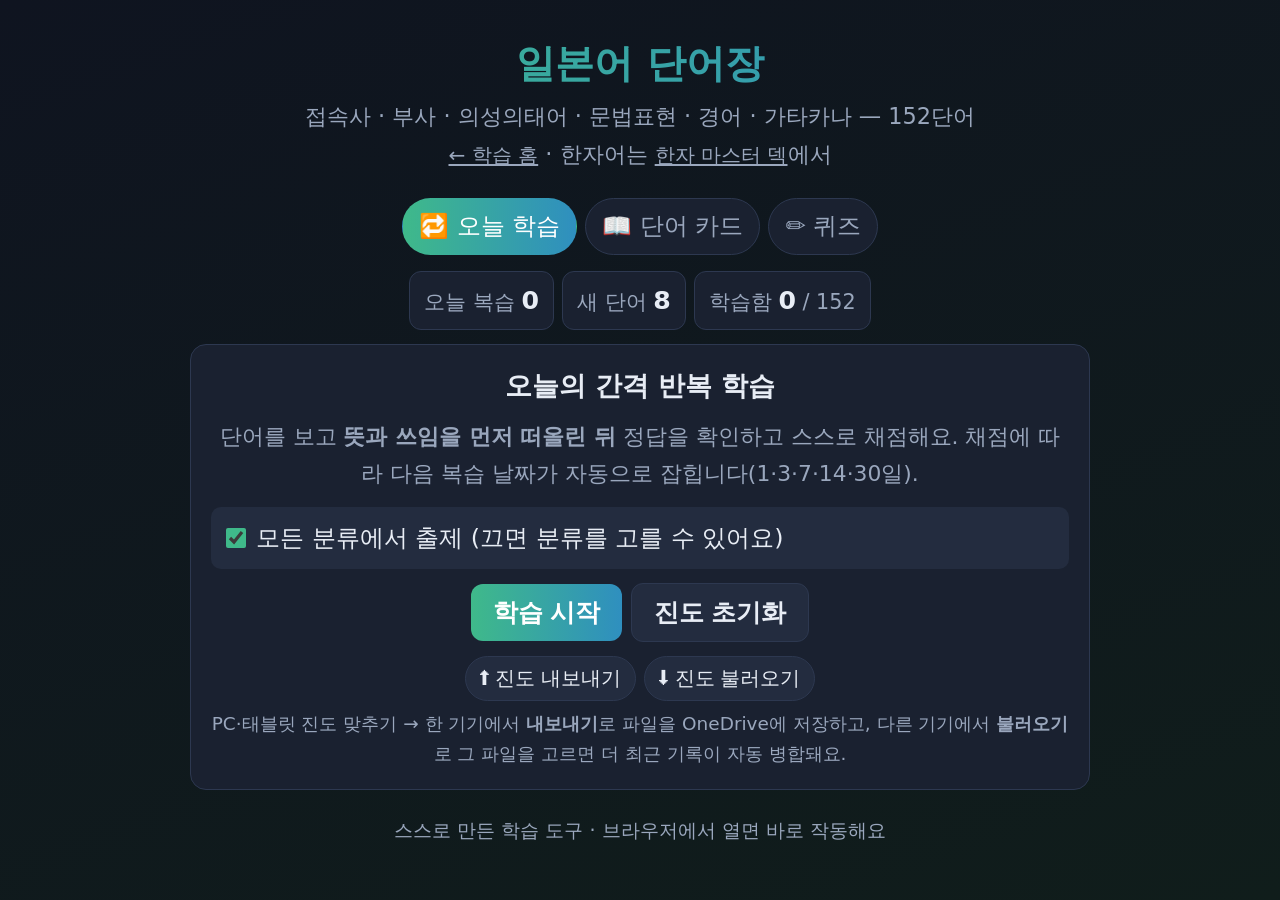
<file: 일본어단어장.html>
<!DOCTYPE html>
<html lang="ko">
<head>
<meta charset="UTF-8">
<meta name="viewport" content="width=device-width, initial-scale=1.0">
<title>일본어 단어장 — 접속사·부사·문법표현</title>
<style>
  :root{
    --bg:#0f1420; --card:#1a2130; --card2:#232c3f; --line:#2d3850;
    --text:#e8edf5; --sub:#9aa7bd; --accent:#3fb98a; --accent2:#2f8fbf;
    --ok:#33d69f; --ng:#ff5d6c; --gold:#ffc64b;
  }
  html{font-size:28px}
  *{box-sizing:border-box;margin:0;padding:0}
  body{font-family:'Malgun Gothic','Apple SD Gothic Neo',system-ui,sans-serif;
    background:linear-gradient(160deg,#0f1420,#101d1b);color:var(--text);min-height:100vh;padding:16px;line-height:1.55}
  .wrap{max-width:900px;margin:0 auto}
  header{text-align:center;padding:18px 0 10px}
  header h1{font-size:1.4rem;background:linear-gradient(90deg,var(--accent),var(--accent2));
    -webkit-background-clip:text;background-clip:text;color:transparent}
  header p{color:var(--sub);font-size:.8rem;margin-top:4px}
  header a{color:var(--sub);font-size:.72rem}

  .tabs{display:flex;gap:8px;margin:16px 0;flex-wrap:wrap;justify-content:center}
  .tab{padding:9px 16px;border-radius:999px;background:var(--card);color:var(--sub);
    border:1px solid var(--line);cursor:pointer;font-size:.85rem;transition:.15s}
  .tab.active{background:linear-gradient(90deg,var(--accent),var(--accent2));color:#fff;border-color:transparent}
  .panel{display:none}
  .panel.active{display:block;animation:fade .25s}
  @keyframes fade{from{opacity:0;transform:translateY(6px)}to{opacity:1;transform:none}}

  .btn{padding:12px 22px;border:none;border-radius:12px;font-size:.9rem;font-weight:600;
    cursor:pointer;background:linear-gradient(90deg,var(--accent),var(--accent2));color:#fff;transition:.15s}
  .btn:hover{filter:brightness(1.1)}
  .btn.ghost{background:var(--card2);color:var(--text);border:1px solid var(--line)}
  .setup{background:var(--card);border:1px solid var(--line);border-radius:16px;padding:20px;text-align:center}
  .setup h3{margin-bottom:12px;font-size:.95rem}
  .desc{color:var(--sub);font-size:.78rem;line-height:1.7;margin-bottom:14px}
  .optrow{margin-bottom:14px}
  .qopt{display:flex;align-items:center;gap:10px;background:var(--card2);padding:12px 14px;
    border-radius:10px;cursor:pointer;text-align:left;border:1px solid transparent;font-size:.85rem;margin-bottom:8px}
  .qopt input{width:20px;height:20px;accent-color:var(--accent)}

  /* 분류 필터 */
  .filters{display:flex;gap:6px;flex-wrap:wrap;margin-bottom:10px}
  .chip{padding:6px 13px;border-radius:999px;background:var(--card);color:var(--sub);
    border:1px solid var(--line);cursor:pointer;font-size:.72rem}
  .chip.on{background:var(--accent);color:#08201a;border-color:transparent;font-weight:700}
  .searchbar{width:100%;padding:11px 14px;border-radius:12px;background:var(--card);
    border:1px solid var(--line);color:var(--text);font-size:.85rem;margin-bottom:10px}
  .searchbar::placeholder{color:var(--sub)}
  .flash-head{display:flex;justify-content:space-between;align-items:center;margin-bottom:10px;font-size:.78rem;color:var(--sub)}
  .hide-toggle{display:flex;align-items:center;gap:6px;cursor:pointer;user-select:none}
  .hide-toggle input{width:16px;height:16px;accent-color:var(--accent)}

  /* 단어 카드 */
  .wordcard{background:var(--card);border:1px solid var(--line);border-radius:16px;padding:16px 18px;margin-bottom:12px}
  .wordcard .top{display:flex;align-items:baseline;gap:12px;flex-wrap:wrap}
  .wordcard .jw{font-size:1.6rem;font-weight:700;letter-spacing:1px;
    font-family:'Yu Gothic','Noto Sans JP','Malgun Gothic',sans-serif}
  .wordcard .yomi{color:var(--accent2);font-size:.9rem}
  .wordcard .cat{font-size:.66rem;padding:3px 10px;border-radius:999px;background:var(--card2);
    color:var(--sub);border:1px solid var(--line);margin-left:auto}
  .wordcard .mean{color:var(--gold);font-size:1rem;font-weight:600;margin-top:8px}
  .wordcard .note{margin-top:9px;font-size:.8rem;color:var(--text);opacity:.94;line-height:1.6;
    border-left:2px solid var(--accent);padding-left:10px}
  .wordcard .note b{color:var(--gold)}
  .ex{margin-top:11px;background:var(--card2);border-radius:10px;padding:11px 13px}
  .ex .ej{font-size:.92rem;line-height:1.8;font-family:'Yu Mincho','Noto Serif JP',serif}
  .ex .ek{font-size:.76rem;color:var(--sub);margin-top:5px;line-height:1.5}
  .hidden-blur{filter:blur(8px);opacity:.5;transition:.15s}
  .nav{display:flex;gap:10px;margin-top:14px}
  .nav .btn{flex:1}
  .nav-hint{text-align:center;color:var(--sub);font-size:.68rem;margin-top:10px}

  /* SRS */
  .srs-dash{display:flex;gap:8px;margin-bottom:14px;flex-wrap:wrap;justify-content:center}
  .srs-dash div{background:var(--card);border:1px solid var(--line);border-radius:12px;
    padding:9px 14px;font-size:.74rem;color:var(--sub)}
  .srs-dash b{color:var(--text);font-size:.9rem}
  .qhead{display:flex;justify-content:space-between;align-items:center;margin-bottom:12px;font-size:.8rem;color:var(--sub)}
  .bar{height:6px;background:var(--card);border-radius:999px;overflow:hidden;margin-bottom:18px}
  .bar>div{height:100%;background:linear-gradient(90deg,var(--accent),var(--accent2));transition:width .3s}
  .qcard{background:var(--card);border:1px solid var(--line);border-radius:16px;padding:24px 18px;text-align:center}
  .qlabel{color:var(--sub);font-size:.78rem;margin-bottom:10px}
  .qmain{font-size:1.9rem;font-weight:700;margin-bottom:8px;
    font-family:'Yu Gothic','Noto Sans JP','Malgun Gothic',sans-serif}
  .qsub{color:var(--accent2);margin-bottom:18px;min-height:1.2em;font-size:.88rem}
  .choices{display:grid;gap:10px}
  .choice{padding:14px 16px;border-radius:12px;background:var(--card2);border:1px solid var(--line);
    cursor:pointer;text-align:left;font-size:.88rem;transition:.12s}
  .choice:hover{border-color:var(--accent)}
  .choice.correct{background:rgba(51,214,159,.18);border-color:var(--ok)}
  .choice.wrong{background:rgba(255,93,108,.16);border-color:var(--ng)}
  .choice.disabled{pointer-events:none;opacity:.75}
  .reveal{margin-top:16px;text-align:left;background:var(--card2);border-radius:12px;padding:14px 16px;display:none}
  .reveal.show{display:block}
  .reveal .rm{color:var(--gold);font-size:1rem;font-weight:700}
  .reveal .ry{color:var(--accent2);font-size:.82rem;margin-top:2px}
  .reveal .rn{margin-top:8px;font-size:.8rem;line-height:1.6;color:var(--text);opacity:.94}
  .reveal .rn b{color:var(--gold)}
  .next-wrap{margin-top:16px}
  .srs-grade{display:flex;gap:8px;margin-top:16px}
  .srs-grade .btn{flex:1;font-size:.8rem;padding:12px 6px;display:flex;flex-direction:column;gap:2px;align-items:center}
  .srs-grade .btn small{font-size:.6rem;opacity:.85;font-weight:400}
  .srs-grade .again{background:linear-gradient(90deg,#c0455a,#8d3346)}
  .srs-grade .hard{background:linear-gradient(90deg,#c08a2a,#a1701f)}
  .srs-grade .good{background:linear-gradient(90deg,#2f9e6e,#227a55)}
  .srs-sync{display:flex;gap:8px;justify-content:center;margin-top:14px;flex-wrap:wrap}
  .tbtn2{padding:8px 14px;border-radius:999px;background:var(--card2);color:var(--text);
    border:1px solid var(--line);cursor:pointer;font-size:.72rem}
  .srs-syncnote{color:var(--sub);font-size:.66rem;margin-top:8px;line-height:1.6}
  .result{background:var(--card);border:1px solid var(--line);border-radius:16px;padding:24px 18px;text-align:center}
  .result h3{font-size:1.1rem;margin-bottom:10px}
  .result .sc{font-size:2rem;font-weight:700;color:var(--gold);margin-bottom:10px}
  .wronglist{text-align:left;margin:14px 0;display:flex;flex-direction:column;gap:8px}
  .wrongitem{background:var(--card2);border-radius:10px;padding:10px 13px;font-size:.8rem}
  .wrongitem b{font-size:1rem;font-family:'Yu Gothic','Noto Sans JP',sans-serif}
  .footer{text-align:center;color:var(--sub);font-size:.68rem;margin:26px 0 10px}
</style>
</head>
<body>
<div class="wrap">
  <header>
    <h1>일본어 단어장</h1>
    <p>접속사 · 부사 · 의성의태어 · 문법표현 · 경어 · 가타카나 — <span id="totalN"></span>단어</p>
    <p><a href="일본어_학습_홈.html">← 학습 홈</a> · 한자어는 <a href="일본어한자퀴즈.html">한자 마스터 덱</a>에서</p>
  </header>

  <div class="tabs">
    <div class="tab active" data-tab="srs">🔁 오늘 학습</div>
    <div class="tab" data-tab="study">📖 단어 카드</div>
    <div class="tab" data-tab="quiz">✏️ 퀴즈</div>
  </div>

  <!-- 오늘 학습 -->
  <div class="panel active" id="srs">
    <div class="srs-dash" id="srsDash"></div>
    <div id="srsStart" class="setup">
      <h3>오늘의 간격 반복 학습</h3>
      <p class="desc">단어를 보고 <b>뜻과 쓰임을 먼저 떠올린 뒤</b> 정답을 확인하고 스스로 채점해요.
        채점에 따라 다음 복습 날짜가 자동으로 잡힙니다(1·3·7·14·30일).</p>
      <div class="optrow" id="srsCats"></div>
      <button class="btn" id="srsStartBtn">학습 시작</button>
      <button class="btn ghost" id="srsResetBtn">진도 초기화</button>
      <div class="srs-sync">
        <button class="tbtn2" id="srsExport">⬆ 진도 내보내기</button>
        <button class="tbtn2" id="srsImportBtn">⬇ 진도 불러오기</button>
        <input type="file" id="srsFile" accept="application/json,.json" style="display:none">
      </div>
      <div class="srs-syncnote">PC·태블릿 진도 맞추기 → 한 기기에서 <b>내보내기</b>로 파일을 OneDrive에 저장하고,
        다른 기기에서 <b>불러오기</b>로 그 파일을 고르면 더 최근 기록이 자동 병합돼요.</div>
    </div>

    <div id="srsPlay" style="display:none">
      <div class="qhead"><span id="srsCount"></span><span id="srsRemain"></span></div>
      <div class="bar"><div id="srsBar" style="width:0%"></div></div>
      <div class="qcard">
        <div class="qlabel">뜻과 쓰임을 떠올려 보세요</div>
        <div class="qmain" id="srsWord"></div>
        <div class="next-wrap" id="srsRevealWrap"><button class="btn" id="srsRevealBtn">정답 보기 →</button></div>
        <div class="reveal" id="srsReveal"></div>
        <div class="srs-grade" id="srsGrade" style="display:none">
          <button class="btn grade again" data-g="again">몰랐어<small>+1일</small></button>
          <button class="btn grade hard" data-g="hard">애매<small>곧 다시</small></button>
          <button class="btn grade good" data-g="good">알았어<small>간격 ↑</small></button>
        </div>
      </div>
    </div>
    <div id="srsDone" style="display:none"></div>
  </div>

  <!-- 단어 카드 -->
  <div class="panel" id="study">
    <div class="filters" id="filters"></div>
    <input class="searchbar" id="search" placeholder="🔍 단어·뜻·설명으로 검색 (예: 오히려, ながら, 역접)">
    <div class="flash-head">
      <span id="flashCount"></span>
      <label class="hide-toggle"><input type="checkbox" id="hideToggle"> 뜻 가리고 보기</label>
    </div>
    <div id="cardlist"></div>
    <div class="nav">
      <button class="btn ghost" id="prevBtn">← 이전</button>
      <button class="btn" id="nextCardBtn">다음 →</button>
    </div>
    <p class="nav-hint">← → 방향키로도 넘길 수 있어요 · 가리기 모드에선 카드를 누르면 공개돼요</p>
  </div>

  <!-- 퀴즈 -->
  <div class="panel" id="quiz">
    <div id="quizSetup" class="setup">
      <h3>퀴즈 유형을 고르세요</h3>
      <div>
        <label class="qopt"><input type="checkbox" value="m2w" checked> 뜻 → 단어 맞히기</label>
        <label class="qopt"><input type="checkbox" value="w2m" checked> 단어 → 뜻 맞히기</label>
        <label class="qopt"><input type="checkbox" value="cloze" checked> 예문 빈칸 채우기</label>
      </div>
      <button class="btn" id="startBtn">퀴즈 시작 (20문제)</button>
    </div>
    <div id="quizPlay" style="display:none">
      <div class="qhead"><span id="qcount"></span><span id="qscore"></span></div>
      <div class="bar"><div id="qbar" style="width:0%"></div></div>
      <div class="qcard">
        <div class="qlabel" id="qlabel"></div>
        <div class="qmain" id="qmain"></div>
        <div class="qsub" id="qsub"></div>
        <div class="choices" id="choices"></div>
        <div class="reveal" id="qreveal"></div>
        <div class="next-wrap" id="nextWrap" style="display:none"><button class="btn" id="nextBtn">다음 →</button></div>
      </div>
    </div>
    <div id="quizResult" style="display:none"></div>
  </div>

  <div class="footer">스스로 만든 학습 도구 · 브라우저에서 열면 바로 작동해요</div>
</div>

<script src="data_단어장.js?v=20260906"></script>
<script>
const CATS=["접속","부사","의태","문법","경어","가타카나","동사","형용","용법"];
const CATNAME={접속:"접속사",부사:"부사",의태:"의성·의태어",문법:"문법표현",경어:"경어",
  가타카나:"가타카나",동사:"동사",형용:"형용사",용법:"용법 주의"};
const esc=s=>String(s).replace(/&/g,"&amp;").replace(/</g,"&lt;").replace(/>/g,"&gt;");
/* 설명(n)에는 <b> 강조만 허용 */
const noteHtml=s=>esc(s).replace(/&lt;b&gt;/g,"<b>").replace(/&lt;\/b&gt;/g,"</b>");
const shuffle=a=>a.map(v=>[Math.random(),v]).sort((p,q)=>p[0]-q[0]).map(p=>p[1]);
document.getElementById("totalN").textContent=VOCAB.length;

/* ---------- 탭 ---------- */
document.querySelectorAll(".tab").forEach(t=>t.onclick=()=>{
  document.querySelectorAll(".tab").forEach(x=>x.classList.remove("active"));
  document.querySelectorAll(".panel").forEach(x=>x.classList.remove("active"));
  t.classList.add("active");
  document.getElementById(t.dataset.tab).classList.add("active");
});

/* ---------- 카드 렌더 ---------- */
function cardHtml(v,blur){
  const b=blur?" hidden-blur":"";
  return `<div class="wordcard">
    <div class="top">
      <span class="jw">${esc(v.w)}</span>
      ${v.y?`<span class="yomi">${esc(v.y)}</span>`:""}
      <span class="cat">${esc(CATNAME[v.t]||v.t)}</span>
    </div>
    <div class="mean${b}">${esc(v.m)}</div>
    ${v.n?`<div class="note${b}">${noteHtml(v.n)}</div>`:""}
    ${v.e?`<div class="ex"><div class="ej">${esc(v.e[0])}</div><div class="ek${b}">${esc(v.e[1])}</div></div>`:""}
  </div>`;
}

/* ---------- 단어 카드 탭 ---------- */
let activeCats=new Set(CATS), flashList=VOCAB.slice(), flashIdx=0, flashRevealed=false;
const fbox=document.getElementById("filters");
fbox.innerHTML=`<span class="chip on" data-c="ALL">전체</span>`+
  CATS.map(c=>`<span class="chip on" data-c="${c}">${CATNAME[c]}</span>`).join("");
fbox.onclick=e=>{
  const chip=e.target.closest(".chip"); if(!chip)return;
  if(chip.dataset.c==="ALL"){
    const allOn=activeCats.size===CATS.length;
    activeCats=allOn?new Set():new Set(CATS);
  }else{
    const c=chip.dataset.c;
    activeCats.has(c)?activeCats.delete(c):activeCats.add(c);
  }
  fbox.querySelectorAll(".chip").forEach(ch=>{
    ch.classList.toggle("on", ch.dataset.c==="ALL" ? activeCats.size===CATS.length : activeCats.has(ch.dataset.c));
  });
  applyFilter();
};
function applyFilter(){
  const q=document.getElementById("search").value.trim().toLowerCase();
  flashList=VOCAB.filter(v=>activeCats.has(v.t) &&
    (!q || (v.w+(v.y||"")+v.m+(v.n||"")+(v.e?v.e.join(""):"")).toLowerCase().includes(q)));
  flashIdx=0; flashRevealed=false; renderCard();
}
document.getElementById("search").oninput=applyFilter;
document.getElementById("hideToggle").onchange=()=>{flashRevealed=false;renderCard();};
function renderCard(){
  const box=document.getElementById("cardlist");
  const hide=document.getElementById("hideToggle").checked && !flashRevealed;
  if(!flashList.length){box.innerHTML=`<div class="wordcard">조건에 맞는 단어가 없어요.</div>`;
    document.getElementById("flashCount").textContent="0 / 0";return;}
  if(flashIdx>=flashList.length)flashIdx=0;
  box.innerHTML=cardHtml(flashList[flashIdx],hide);
  box.firstElementChild.onclick=()=>{ if(document.getElementById("hideToggle").checked){flashRevealed=true;renderCard();} };
  document.getElementById("flashCount").textContent=`${flashIdx+1} / ${flashList.length}`;
}
function goCard(step){ if(!flashList.length)return; flashIdx=(flashIdx+step+flashList.length)%flashList.length; flashRevealed=false; renderCard(); }
document.getElementById("nextCardBtn").onclick=()=>goCard(1);
document.getElementById("prevBtn").onclick=()=>goCard(-1);
document.addEventListener("keydown",e=>{
  if(!document.getElementById("study").classList.contains("active"))return;
  if(e.key==="ArrowRight")goCard(1); if(e.key==="ArrowLeft")goCard(-1);
});
applyFilter();

/* ---------- 퀴즈 ---------- */
let quiz={list:[],i:0,score:0,wrong:[]};
document.getElementById("startBtn").onclick=()=>{
  const types=[...document.querySelectorAll("#quizSetup input:checked")].map(c=>c.value);
  if(!types.length){alert("퀴즈 유형을 하나 이상 고르세요");return;}
  const pool=[];
  /* 빈칸 문제는 예문에 표기가 '그대로' 나오는 단어만 (활용형은 빈칸이 안 만들어짐) */
  const clozable=v=>v.e&&v.e[0].includes(v.w);
  VOCAB.forEach(v=>types.forEach(t=>{ if(t!=="cloze"||clozable(v)) pool.push({v,t}); }));
  quiz={list:shuffle(pool).slice(0,20),i:0,score:0,wrong:[]};
  document.getElementById("quizSetup").style.display="none";
  document.getElementById("quizResult").style.display="none";
  document.getElementById("quizPlay").style.display="block";
  showQ();
};
function buildOpts(answer,all){
  const opts=[answer];
  const rest=shuffle(all.filter(x=>x!==answer));
  for(const r of rest){ if(opts.length>=4)break; if(!opts.includes(r))opts.push(r); }
  return shuffle(opts);
}
function showQ(){
  const q=quiz.list[quiz.i], v=q.v;
  document.getElementById("qcount").textContent=`${quiz.i+1} / ${quiz.list.length}`;
  document.getElementById("qscore").textContent=`정답 ${quiz.score}`;
  document.getElementById("qbar").style.width=(quiz.i/quiz.list.length*100)+"%";
  document.getElementById("qreveal").classList.remove("show");
  document.getElementById("nextWrap").style.display="none";
  const same=VOCAB.filter(x=>x.t===v.t);
  const pool=same.length>=6?same:VOCAB;
  let label,main,sub,answer,options;
  if(q.t==="w2m"){
    label="이 단어의 뜻은?"; main=v.w; sub=v.y||"";
    answer=v.m; options=buildOpts(answer,pool.map(x=>x.m));
  }else if(q.t==="m2w"){
    label="이 뜻에 맞는 단어는?"; main=v.m; sub=CATNAME[v.t];
    answer=v.w; options=buildOpts(answer,pool.map(x=>x.w));
  }else{
    label="빈칸에 들어갈 말은?";
    main=v.e[0].replace(v.w,"（　　　）"); sub=v.e[1];
    answer=v.w; options=buildOpts(answer,pool.map(x=>x.w));
  }
  document.getElementById("qlabel").textContent=label;
  document.getElementById("qmain").textContent=main;
  document.getElementById("qmain").style.fontSize=(q.t==="cloze"||main.length>12)?"1.05rem":"1.9rem";
  document.getElementById("qsub").textContent=sub;
  const box=document.getElementById("choices");
  box.innerHTML=options.map(o=>`<div class="choice">${esc(o)}</div>`).join("");
  [...box.children].forEach((el,k)=>el.onclick=()=>pick(el,options[k],answer,v));
}
function pick(el,opt,answer,v){
  const box=document.getElementById("choices");
  [...box.children].forEach(c=>{
    c.classList.add("disabled");
    if(c.textContent===answer)c.classList.add("correct");
  });
  if(opt===answer)quiz.score++; else {el.classList.add("wrong");quiz.wrong.push(v);}
  document.getElementById("qscore").textContent=`정답 ${quiz.score}`;
  document.getElementById("qreveal").innerHTML=revealHtml(v);
  document.getElementById("qreveal").classList.add("show");
  document.getElementById("nextWrap").style.display="block";
}
function revealHtml(v){
  return `<div class="rm">${esc(v.w)} — ${esc(v.m)}</div>
    ${v.y?`<div class="ry">${esc(v.y)}</div>`:""}
    ${v.n?`<div class="rn">${noteHtml(v.n)}</div>`:""}
    ${v.e?`<div class="ex"><div class="ej">${esc(v.e[0])}</div><div class="ek">${esc(v.e[1])}</div></div>`:""}`;
}
document.getElementById("nextBtn").onclick=()=>{
  quiz.i++;
  if(quiz.i<quiz.list.length)showQ(); else showResult();
};
function showResult(){
  document.getElementById("quizPlay").style.display="none";
  const box=document.getElementById("quizResult");
  box.style.display="block";
  const pct=Math.round(quiz.score/quiz.list.length*100);
  box.innerHTML=`<div class="result">
    <h3>${pct>=80?"🎉 훌륭해요!":pct>=60?"👍 좋아요":"💪 복습해요"}</h3>
    <div class="sc">${quiz.score} / ${quiz.list.length} (${pct}%)</div>
    ${quiz.wrong.length?`<div class="wronglist">${
      [...new Map(quiz.wrong.map(v=>[v.w,v])).values()].map(v=>
      `<div class="wrongitem"><b>${esc(v.w)}</b> ${v.y?`<span style="color:var(--accent2)">${esc(v.y)}</span> `:""}— ${esc(v.m)}
       ${v.n?`<div style="color:var(--sub);margin-top:4px">${noteHtml(v.n)}</div>`:""}</div>`).join("")}</div>`:""}
    <button class="btn" onclick="location.reload()">다시 풀기</button>
  </div>`;
}

/* ---------- 간격 반복(SRS) ---------- */
const SRS_KEY='jpWordSRS_v1';
const SRS_INT=[0,1,3,7,14,30];
const SRS_NEW_PER_DAY=8;
const dayNo=()=>{const t=new Date();return Math.floor((t.getTime()-t.getTimezoneOffset()*60000)/86400000);}; // 하루 경계 = 이 기기의 자정(한국 0시). 종전엔 UTC 자정=한국 오전 9시라 아침 공부가 '어제'로 셈 (2026-10-18)
const srsLoad=()=>{try{return JSON.parse(localStorage.getItem(SRS_KEY))||{}}catch(e){return {}}};
const srsSave=s=>{try{localStorage.setItem(SRS_KEY,JSON.stringify(s))}catch(e){}};

const catBox=document.getElementById("srsCats");
catBox.innerHTML=`<label class="qopt"><input type="checkbox" id="srsAllCats" checked> 모든 분류에서 출제 (끄면 분류를 고를 수 있어요)</label>
  <div class="filters" id="srsChips" style="display:none">${CATS.map(c=>`<span class="chip on" data-c="${c}">${CATNAME[c]}</span>`).join("")}</div>`;
let srsCats=new Set(CATS);
document.getElementById("srsAllCats").onchange=e=>{
  document.getElementById("srsChips").style.display=e.target.checked?"none":"flex";
  if(e.target.checked){srsCats=new Set(CATS);
    document.querySelectorAll("#srsChips .chip").forEach(c=>c.classList.add("on"));}
  renderDash();
};
document.getElementById("srsChips").onclick=e=>{
  const chip=e.target.closest(".chip"); if(!chip)return;
  const c=chip.dataset.c;
  srsCats.has(c)?srsCats.delete(c):srsCats.add(c);
  chip.classList.toggle("on",srsCats.has(c));
  renderDash();
};
const srsPool=()=>VOCAB.filter(v=>srsCats.has(v.t));

function srsCounts(){
  const s=srsLoad(), d=dayNo(); let dueN=0,newN=0,learned=0;
  srsPool().forEach(v=>{
    const r=s[v.w];
    if(!r)newN++;
    else{ learned++; if(r.due<=d)dueN++; }
  });
  return {due:dueN,new:newN,learned,total:srsPool().length};
}
function renderDash(){
  const c=srsCounts();
  document.getElementById("srsDash").innerHTML=
    `<div>오늘 복습 <b>${c.due}</b></div><div>새 단어 <b>${Math.min(c.new,SRS_NEW_PER_DAY)}</b></div>`+
    `<div>학습함 <b>${c.learned}</b> / ${c.total}</div>`;
}
function srsBuildQueue(){
  const s=srsLoad(), d=dayNo(), pool=srsPool();
  const due=pool.filter(v=>s[v.w]&&s[v.w].due<=d);
  const fresh=pool.filter(v=>!s[v.w]).slice(0,SRS_NEW_PER_DAY);
  return shuffle(due.concat(fresh));
}
let srsS={queue:[],i:0,cur:null};
document.getElementById("srsStartBtn").onclick=()=>{
  srsS={queue:srsBuildQueue(),i:0,cur:null};
  if(!srsS.queue.length){srsFinish(true);return;}
  document.getElementById("srsStart").style.display="none";
  document.getElementById("srsDone").style.display="none";
  document.getElementById("srsPlay").style.display="block";
  srsShow();
};
function srsShow(){
  srsS.cur=srsS.queue[srsS.i];
  const v=srsS.cur;
  document.getElementById("srsCount").textContent=`${srsS.i+1} / ${srsS.queue.length}`;
  document.getElementById("srsRemain").textContent=`남은 ${srsS.queue.length-srsS.i}`;
  document.getElementById("srsBar").style.width=(srsS.i/srsS.queue.length*100)+"%";
  document.getElementById("srsWord").textContent=v.w;
  document.getElementById("srsReveal").classList.remove("show");
  document.getElementById("srsRevealWrap").style.display="block";
  document.getElementById("srsGrade").style.display="none";
}
document.getElementById("srsRevealBtn").onclick=()=>{
  document.getElementById("srsReveal").innerHTML=revealHtml(srsS.cur);
  document.getElementById("srsReveal").classList.add("show");
  document.getElementById("srsRevealWrap").style.display="none";
  document.getElementById("srsGrade").style.display="flex";
};
document.querySelectorAll("#srsGrade .grade").forEach(b=>b.onclick=()=>{
  const g=b.dataset.g, s=srsLoad(), d=dayNo(), w=srsS.cur.w;
  const r=s[w]||{box:0,due:d};
  if(g==="good")r.box=Math.min(5,r.box+1);
  else if(g==="hard")r.box=Math.max(1,r.box);
  else r.box=1;
  r.due=d+SRS_INT[r.box];
  r.seen=d;
  s[w]=r; srsSave(s);
  if(g==="again")srsS.queue.push(srsS.cur);   // 몰랐던 건 오늘 안에 한 번 더
  srsS.i++;
  if(srsS.i<srsS.queue.length)srsShow(); else srsFinish(false);
});
function srsFinish(nothingDue){
  document.getElementById("srsPlay").style.display="none";
  document.getElementById("srsStart").style.display="none";
  const box=document.getElementById("srsDone");
  box.style.display="block";
  const c=srsCounts();
  box.innerHTML=`<div class="result">
    <h3>${nothingDue?"✅ 오늘 볼 단어가 없어요":"🎉 오늘 학습 끝!"}</h3>
    <div class="desc">${nothingDue?"복습 예정일이 아직 안 됐어요. 단어 카드로 훑어보거나 퀴즈를 풀어 보세요.":
      `학습함 <b>${c.learned}</b> / ${c.total} · 다음 복습은 날짜별로 자동 배치됩니다.`}</div>
    <button class="btn" onclick="location.reload()">돌아가기</button></div>`;
  renderDash();
}
document.getElementById("srsResetBtn").onclick=()=>{
  if(confirm("단어장 학습 진도를 모두 지울까요? (한자 덱 진도는 그대로예요)")){
    localStorage.removeItem(SRS_KEY); renderDash();
  }
};
/* 진도 내보내기 / 불러오기 */
const pad2=n=>(n<10?"0":"")+n;
document.getElementById("srsExport").onclick=()=>{
  const d=new Date();
  const blob=new Blob([JSON.stringify({app:"jpWordSRS",v:1,data:srsLoad()},null,1)],{type:"application/json"});
  const a=document.createElement("a");
  a.href=URL.createObjectURL(blob);
  a.download=`단어장진도_${d.getFullYear()}${pad2(d.getMonth()+1)}${pad2(d.getDate())}.json`;
  a.click(); URL.revokeObjectURL(a.href);
};
document.getElementById("srsImportBtn").onclick=()=>document.getElementById("srsFile").click();
document.getElementById("srsFile").onchange=e=>{
  const f=e.target.files[0]; if(!f)return;
  const rd=new FileReader();
  rd.onload=()=>{
    try{
      const j=JSON.parse(rd.result);
      const inc=j.data||j;
      const cur=srsLoad(); let merged=0;
      Object.keys(inc).forEach(k=>{
        const a=cur[k],b=inc[k];
        if(!a||(b.seen||0)>(a.seen||0)){cur[k]=b;merged++;}
      });
      srsSave(cur); renderDash();
      alert(`${merged}개 항목을 병합했어요.`);
    }catch(err){alert("파일을 읽을 수 없어요: "+err.message);}
  };
  rd.readAsText(f);
};
renderDash();
</script>
</body>
</html>
</file>
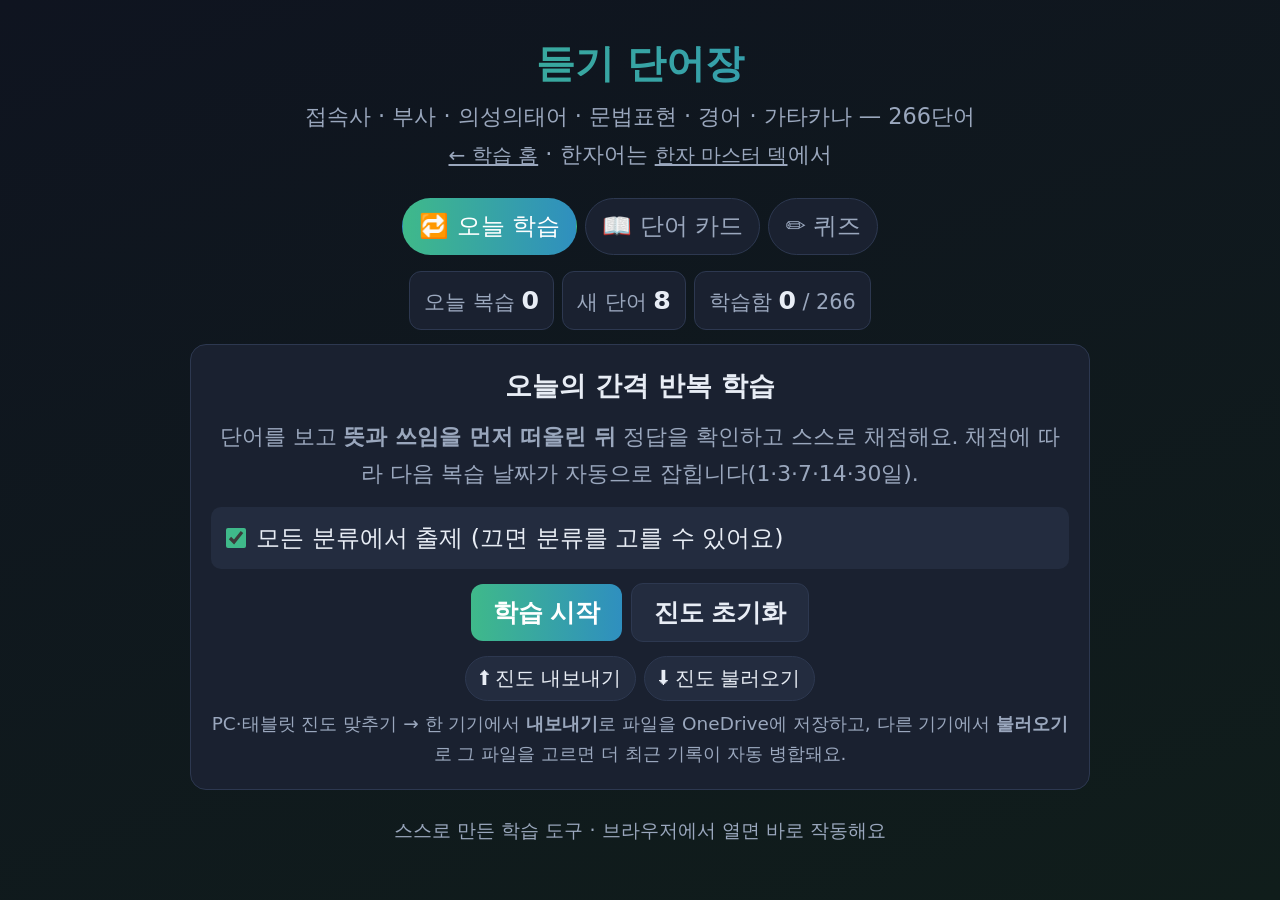
<file: 일본어듣기단어장.html>
<!DOCTYPE html>
<html lang="ko">
<head>
<meta charset="UTF-8">
<meta name="viewport" content="width=device-width, initial-scale=1.0">
<title>일본어 듣기 단어장 — JLPT 청해 어휘</title>
<style>
  :root{
    --bg:#0f1420; --card:#1a2130; --card2:#232c3f; --line:#2d3850;
    --text:#e8edf5; --sub:#9aa7bd; --accent:#3fb98a; --accent2:#2f8fbf;
    --ok:#33d69f; --ng:#ff5d6c; --gold:#ffc64b;
  }
  html{font-size:28px}
  *{box-sizing:border-box;margin:0;padding:0}
  body{font-family:'Malgun Gothic','Apple SD Gothic Neo',system-ui,sans-serif;
    background:linear-gradient(160deg,#0f1420,#101d1b);color:var(--text);min-height:100vh;padding:16px;line-height:1.55}
  .wrap{max-width:900px;margin:0 auto}
  header{text-align:center;padding:18px 0 10px}
  header h1{font-size:1.4rem;background:linear-gradient(90deg,var(--accent),var(--accent2));
    -webkit-background-clip:text;background-clip:text;color:transparent}
  header p{color:var(--sub);font-size:.8rem;margin-top:4px}
  header a{color:var(--sub);font-size:.72rem}

  .tabs{display:flex;gap:8px;margin:16px 0;flex-wrap:wrap;justify-content:center}
  .tab{padding:9px 16px;border-radius:999px;background:var(--card);color:var(--sub);
    border:1px solid var(--line);cursor:pointer;font-size:.85rem;transition:.15s}
  .tab.active{background:linear-gradient(90deg,var(--accent),var(--accent2));color:#fff;border-color:transparent}
  .panel{display:none}
  .panel.active{display:block;animation:fade .25s}
  @keyframes fade{from{opacity:0;transform:translateY(6px)}to{opacity:1;transform:none}}

  .btn{padding:12px 22px;border:none;border-radius:12px;font-size:.9rem;font-weight:600;
    cursor:pointer;background:linear-gradient(90deg,var(--accent),var(--accent2));color:#fff;transition:.15s}
  .btn:hover{filter:brightness(1.1)}
  .btn.ghost{background:var(--card2);color:var(--text);border:1px solid var(--line)}
  .setup{background:var(--card);border:1px solid var(--line);border-radius:16px;padding:20px;text-align:center}
  .setup h3{margin-bottom:12px;font-size:.95rem}
  .desc{color:var(--sub);font-size:.78rem;line-height:1.7;margin-bottom:14px}
  .optrow{margin-bottom:14px}
  .qopt{display:flex;align-items:center;gap:10px;background:var(--card2);padding:12px 14px;
    border-radius:10px;cursor:pointer;text-align:left;border:1px solid transparent;font-size:.85rem;margin-bottom:8px}
  .qopt input{width:20px;height:20px;accent-color:var(--accent)}

  /* 분류 필터 */
  .filters{display:flex;gap:6px;flex-wrap:wrap;margin-bottom:10px}
  .chip{padding:6px 13px;border-radius:999px;background:var(--card);color:var(--sub);
    border:1px solid var(--line);cursor:pointer;font-size:.72rem}
  .chip.on{background:var(--accent);color:#08201a;border-color:transparent;font-weight:700}
  .searchbar{width:100%;padding:11px 14px;border-radius:12px;background:var(--card);
    border:1px solid var(--line);color:var(--text);font-size:.85rem;margin-bottom:10px}
  .searchbar::placeholder{color:var(--sub)}
  .flash-head{display:flex;justify-content:space-between;align-items:center;margin-bottom:10px;font-size:.78rem;color:var(--sub)}
  .hide-toggle{display:flex;align-items:center;gap:6px;cursor:pointer;user-select:none}
  .hide-toggle input{width:16px;height:16px;accent-color:var(--accent)}

  /* 단어 카드 */
  .wordcard{background:var(--card);border:1px solid var(--line);border-radius:16px;padding:16px 18px;margin-bottom:12px}
  .wordcard .top{display:flex;align-items:baseline;gap:12px;flex-wrap:wrap}
  .wordcard .jw{font-size:1.6rem;font-weight:700;letter-spacing:1px;
    font-family:'Yu Gothic','Noto Sans JP','Malgun Gothic',sans-serif}
  .wordcard .yomi{color:var(--accent2);font-size:.9rem}
  .wordcard .cat{font-size:.66rem;padding:3px 10px;border-radius:999px;background:var(--card2);
    color:var(--sub);border:1px solid var(--line);margin-left:auto}
  .wordcard .mean{color:var(--gold);font-size:1rem;font-weight:600;margin-top:8px}
  .wordcard .note{margin-top:9px;font-size:.8rem;color:var(--text);opacity:.94;line-height:1.6;
    border-left:2px solid var(--accent);padding-left:10px}
  .wordcard .note b{color:var(--gold)}
  .ex{margin-top:11px;background:var(--card2);border-radius:10px;padding:11px 13px}
  .ex .ej{font-size:.92rem;line-height:1.8;font-family:'Yu Mincho','Noto Serif JP',serif}
  .ex .ek{font-size:.76rem;color:var(--sub);margin-top:5px;line-height:1.5}
  .hidden-blur{filter:blur(8px);opacity:.5;transition:.15s}
  .nav{display:flex;gap:10px;margin-top:14px}
  .nav .btn{flex:1}
  .nav-hint{text-align:center;color:var(--sub);font-size:.68rem;margin-top:10px}

  /* SRS */
  .srs-dash{display:flex;gap:8px;margin-bottom:14px;flex-wrap:wrap;justify-content:center}
  .srs-dash div{background:var(--card);border:1px solid var(--line);border-radius:12px;
    padding:9px 14px;font-size:.74rem;color:var(--sub)}
  .srs-dash b{color:var(--text);font-size:.9rem}
  .qhead{display:flex;justify-content:space-between;align-items:center;margin-bottom:12px;font-size:.8rem;color:var(--sub)}
  .bar{height:6px;background:var(--card);border-radius:999px;overflow:hidden;margin-bottom:18px}
  .bar>div{height:100%;background:linear-gradient(90deg,var(--accent),var(--accent2));transition:width .3s}
  .qcard{background:var(--card);border:1px solid var(--line);border-radius:16px;padding:24px 18px;text-align:center}
  .qlabel{color:var(--sub);font-size:.78rem;margin-bottom:10px}
  .qmain{font-size:1.9rem;font-weight:700;margin-bottom:8px;
    font-family:'Yu Gothic','Noto Sans JP','Malgun Gothic',sans-serif}
  .qsub{color:var(--accent2);margin-bottom:18px;min-height:1.2em;font-size:.88rem}
  .choices{display:grid;gap:10px}
  .choice{padding:14px 16px;border-radius:12px;background:var(--card2);border:1px solid var(--line);
    cursor:pointer;text-align:left;font-size:.88rem;transition:.12s}
  .choice:hover{border-color:var(--accent)}
  .choice.correct{background:rgba(51,214,159,.18);border-color:var(--ok)}
  .choice.wrong{background:rgba(255,93,108,.16);border-color:var(--ng)}
  .choice.disabled{pointer-events:none;opacity:.75}
  .reveal{margin-top:16px;text-align:left;background:var(--card2);border-radius:12px;padding:14px 16px;display:none}
  .reveal.show{display:block}
  .reveal .rm{color:var(--gold);font-size:1rem;font-weight:700}
  .reveal .ry{color:var(--accent2);font-size:.82rem;margin-top:2px}
  .reveal .rn{margin-top:8px;font-size:.8rem;line-height:1.6;color:var(--text);opacity:.94}
  .reveal .rn b{color:var(--gold)}
  .next-wrap{margin-top:16px}
  .srs-grade{display:flex;gap:8px;margin-top:16px}
  .srs-grade .btn{flex:1;font-size:.8rem;padding:12px 6px;display:flex;flex-direction:column;gap:2px;align-items:center}
  .srs-grade .btn small{font-size:.6rem;opacity:.85;font-weight:400}
  .srs-grade .again{background:linear-gradient(90deg,#c0455a,#8d3346)}
  .srs-grade .hard{background:linear-gradient(90deg,#c08a2a,#a1701f)}
  .srs-grade .good{background:linear-gradient(90deg,#2f9e6e,#227a55)}
  .srs-sync{display:flex;gap:8px;justify-content:center;margin-top:14px;flex-wrap:wrap}
  .tbtn2{padding:8px 14px;border-radius:999px;background:var(--card2);color:var(--text);
    border:1px solid var(--line);cursor:pointer;font-size:.72rem}
  .srs-syncnote{color:var(--sub);font-size:.66rem;margin-top:8px;line-height:1.6}
  .result{background:var(--card);border:1px solid var(--line);border-radius:16px;padding:24px 18px;text-align:center}
  .result h3{font-size:1.1rem;margin-bottom:10px}
  .result .sc{font-size:2rem;font-weight:700;color:var(--gold);margin-bottom:10px}
  .wronglist{text-align:left;margin:14px 0;display:flex;flex-direction:column;gap:8px}
  .wrongitem{background:var(--card2);border-radius:10px;padding:10px 13px;font-size:.8rem}
  .wrongitem b{font-size:1rem;font-family:'Yu Gothic','Noto Sans JP',sans-serif}
  .footer{text-align:center;color:var(--sub);font-size:.68rem;margin:26px 0 10px}
</style>
</head>
<body>
<div class="wrap">
  <header>
    <h1>듣기 단어장</h1>
    <p>접속사 · 부사 · 의성의태어 · 문법표현 · 경어 · 가타카나 — <span id="totalN"></span>단어</p>
    <p><a href="일본어_학습_홈.html">← 학습 홈</a> · 한자어는 <a href="일본어한자퀴즈.html">한자 마스터 덱</a>에서</p>
  </header>

  <div class="tabs">
    <div class="tab active" data-tab="srs">🔁 오늘 학습</div>
    <div class="tab" data-tab="study">📖 단어 카드</div>
    <div class="tab" data-tab="quiz">✏️ 퀴즈</div>
  </div>

  <!-- 오늘 학습 -->
  <div class="panel active" id="srs">
    <div class="srs-dash" id="srsDash"></div>
    <div id="srsStart" class="setup">
      <h3>오늘의 간격 반복 학습</h3>
      <p class="desc">단어를 보고 <b>뜻과 쓰임을 먼저 떠올린 뒤</b> 정답을 확인하고 스스로 채점해요.
        채점에 따라 다음 복습 날짜가 자동으로 잡힙니다(1·3·7·14·30일).</p>
      <div class="optrow" id="srsCats"></div>
      <button class="btn" id="srsStartBtn">학습 시작</button>
      <button class="btn ghost" id="srsResetBtn">진도 초기화</button>
      <div class="srs-sync">
        <button class="tbtn2" id="srsExport">⬆ 진도 내보내기</button>
        <button class="tbtn2" id="srsImportBtn">⬇ 진도 불러오기</button>
        <input type="file" id="srsFile" accept="application/json,.json" style="display:none">
      </div>
      <div class="srs-syncnote">PC·태블릿 진도 맞추기 → 한 기기에서 <b>내보내기</b>로 파일을 OneDrive에 저장하고,
        다른 기기에서 <b>불러오기</b>로 그 파일을 고르면 더 최근 기록이 자동 병합돼요.</div>
    </div>

    <div id="srsPlay" style="display:none">
      <div class="qhead"><span id="srsCount"></span><span id="srsRemain"></span></div>
      <div class="bar"><div id="srsBar" style="width:0%"></div></div>
      <div class="qcard">
        <div class="qlabel">뜻과 쓰임을 떠올려 보세요</div>
        <div class="qmain" id="srsWord"></div>
        <div class="next-wrap" id="srsRevealWrap"><button class="btn" id="srsRevealBtn">정답 보기 →</button></div>
        <div class="reveal" id="srsReveal"></div>
        <div class="srs-grade" id="srsGrade" style="display:none">
          <button class="btn grade again" data-g="again">몰랐어<small>+1일</small></button>
          <button class="btn grade hard" data-g="hard">애매<small>곧 다시</small></button>
          <button class="btn grade good" data-g="good">알았어<small>간격 ↑</small></button>
        </div>
      </div>
    </div>
    <div id="srsDone" style="display:none"></div>
  </div>

  <!-- 단어 카드 -->
  <div class="panel" id="study">
    <div class="filters" id="filters"></div>
    <input class="searchbar" id="search" placeholder="🔍 단어·뜻·설명으로 검색 (예: 오히려, ながら, 역접)">
    <div class="flash-head">
      <span id="flashCount"></span>
      <label class="hide-toggle"><input type="checkbox" id="hideToggle"> 뜻 가리고 보기</label>
    </div>
    <div id="cardlist"></div>
    <div class="nav">
      <button class="btn ghost" id="prevBtn">← 이전</button>
      <button class="btn" id="nextCardBtn">다음 →</button>
    </div>
    <p class="nav-hint">← → 방향키로도 넘길 수 있어요 · 가리기 모드에선 카드를 누르면 공개돼요</p>
  </div>

  <!-- 퀴즈 -->
  <div class="panel" id="quiz">
    <div id="quizSetup" class="setup">
      <h3>퀴즈 유형을 고르세요</h3>
      <div>
        <label class="qopt"><input type="checkbox" value="m2w" checked> 뜻 → 단어 맞히기</label>
        <label class="qopt"><input type="checkbox" value="w2m" checked> 단어 → 뜻 맞히기</label>
        <label class="qopt"><input type="checkbox" value="cloze" checked> 예문 빈칸 채우기</label>
      </div>
      <button class="btn" id="startBtn">퀴즈 시작 (20문제)</button>
    </div>
    <div id="quizPlay" style="display:none">
      <div class="qhead"><span id="qcount"></span><span id="qscore"></span></div>
      <div class="bar"><div id="qbar" style="width:0%"></div></div>
      <div class="qcard">
        <div class="qlabel" id="qlabel"></div>
        <div class="qmain" id="qmain"></div>
        <div class="qsub" id="qsub"></div>
        <div class="choices" id="choices"></div>
        <div class="reveal" id="qreveal"></div>
        <div class="next-wrap" id="nextWrap" style="display:none"><button class="btn" id="nextBtn">다음 →</button></div>
      </div>
    </div>
    <div id="quizResult" style="display:none"></div>
  </div>

  <div class="footer">스스로 만든 학습 도구 · 브라우저에서 열면 바로 작동해요</div>
</div>

<script src="data_듣기단어장.js?v=20260925"></script>
<script>
const CATS=["접속","부사","의태","문법","경어","가타카나","동사","형용","용법"];
const CATNAME={접속:"접속사",부사:"부사",의태:"의성·의태어",문법:"문법표현",경어:"경어",
  가타카나:"가타카나",동사:"동사",형용:"형용사",용법:"용법 주의"};
const esc=s=>String(s).replace(/&/g,"&amp;").replace(/</g,"&lt;").replace(/>/g,"&gt;");
/* 설명(n)에는 <b> 강조만 허용 */
const noteHtml=s=>esc(s).replace(/&lt;b&gt;/g,"<b>").replace(/&lt;\/b&gt;/g,"</b>");
const shuffle=a=>a.map(v=>[Math.random(),v]).sort((p,q)=>p[0]-q[0]).map(p=>p[1]);
document.getElementById("totalN").textContent=VOCAB.length;

/* ---------- 탭 ---------- */
document.querySelectorAll(".tab").forEach(t=>t.onclick=()=>{
  document.querySelectorAll(".tab").forEach(x=>x.classList.remove("active"));
  document.querySelectorAll(".panel").forEach(x=>x.classList.remove("active"));
  t.classList.add("active");
  document.getElementById(t.dataset.tab).classList.add("active");
});

/* ---------- 카드 렌더 ---------- */
function cardHtml(v,blur){
  const b=blur?" hidden-blur":"";
  return `<div class="wordcard">
    <div class="top">
      <span class="jw">${esc(v.w)}</span>
      ${v.y?`<span class="yomi">${esc(v.y)}</span>`:""}
      <span class="cat">${esc(CATNAME[v.t]||v.t)}</span>
    </div>
    <div class="mean${b}">${esc(v.m)}</div>
    ${v.n?`<div class="note${b}">${noteHtml(v.n)}</div>`:""}
    ${v.e?`<div class="ex"><div class="ej">${esc(v.e[0])}</div><div class="ek${b}">${esc(v.e[1])}</div></div>`:""}
  </div>`;
}

/* ---------- 단어 카드 탭 ---------- */
let activeCats=new Set(CATS), flashList=VOCAB.slice(), flashIdx=0, flashRevealed=false;
const fbox=document.getElementById("filters");
fbox.innerHTML=`<span class="chip on" data-c="ALL">전체</span>`+
  CATS.map(c=>`<span class="chip on" data-c="${c}">${CATNAME[c]}</span>`).join("");
fbox.onclick=e=>{
  const chip=e.target.closest(".chip"); if(!chip)return;
  if(chip.dataset.c==="ALL"){
    const allOn=activeCats.size===CATS.length;
    activeCats=allOn?new Set():new Set(CATS);
  }else{
    const c=chip.dataset.c;
    activeCats.has(c)?activeCats.delete(c):activeCats.add(c);
  }
  fbox.querySelectorAll(".chip").forEach(ch=>{
    ch.classList.toggle("on", ch.dataset.c==="ALL" ? activeCats.size===CATS.length : activeCats.has(ch.dataset.c));
  });
  applyFilter();
};
function applyFilter(){
  const q=document.getElementById("search").value.trim().toLowerCase();
  flashList=VOCAB.filter(v=>activeCats.has(v.t) &&
    (!q || (v.w+(v.y||"")+v.m+(v.n||"")+(v.e?v.e.join(""):"")).toLowerCase().includes(q)));
  flashIdx=0; flashRevealed=false; renderCard();
}
document.getElementById("search").oninput=applyFilter;
document.getElementById("hideToggle").onchange=()=>{flashRevealed=false;renderCard();};
function renderCard(){
  const box=document.getElementById("cardlist");
  const hide=document.getElementById("hideToggle").checked && !flashRevealed;
  if(!flashList.length){box.innerHTML=`<div class="wordcard">조건에 맞는 단어가 없어요.</div>`;
    document.getElementById("flashCount").textContent="0 / 0";return;}
  if(flashIdx>=flashList.length)flashIdx=0;
  box.innerHTML=cardHtml(flashList[flashIdx],hide);
  box.firstElementChild.onclick=()=>{ if(document.getElementById("hideToggle").checked){flashRevealed=true;renderCard();} };
  document.getElementById("flashCount").textContent=`${flashIdx+1} / ${flashList.length}`;
}
function goCard(step){ if(!flashList.length)return; flashIdx=(flashIdx+step+flashList.length)%flashList.length; flashRevealed=false; renderCard(); }
document.getElementById("nextCardBtn").onclick=()=>goCard(1);
document.getElementById("prevBtn").onclick=()=>goCard(-1);
document.addEventListener("keydown",e=>{
  if(!document.getElementById("study").classList.contains("active"))return;
  if(e.key==="ArrowRight")goCard(1); if(e.key==="ArrowLeft")goCard(-1);
});
applyFilter();

/* ---------- 퀴즈 ---------- */
let quiz={list:[],i:0,score:0,wrong:[]};
document.getElementById("startBtn").onclick=()=>{
  const types=[...document.querySelectorAll("#quizSetup input:checked")].map(c=>c.value);
  if(!types.length){alert("퀴즈 유형을 하나 이상 고르세요");return;}
  const pool=[];
  /* 빈칸 문제는 예문에 표기가 '그대로' 나오는 단어만 (활용형은 빈칸이 안 만들어짐) */
  const clozable=v=>v.e&&v.e[0].includes(v.w);
  VOCAB.forEach(v=>types.forEach(t=>{ if(t!=="cloze"||clozable(v)) pool.push({v,t}); }));
  quiz={list:shuffle(pool).slice(0,20),i:0,score:0,wrong:[]};
  document.getElementById("quizSetup").style.display="none";
  document.getElementById("quizResult").style.display="none";
  document.getElementById("quizPlay").style.display="block";
  showQ();
};
function buildOpts(answer,all){
  const opts=[answer];
  const rest=shuffle(all.filter(x=>x!==answer));
  for(const r of rest){ if(opts.length>=4)break; if(!opts.includes(r))opts.push(r); }
  return shuffle(opts);
}
function showQ(){
  const q=quiz.list[quiz.i], v=q.v;
  document.getElementById("qcount").textContent=`${quiz.i+1} / ${quiz.list.length}`;
  document.getElementById("qscore").textContent=`정답 ${quiz.score}`;
  document.getElementById("qbar").style.width=(quiz.i/quiz.list.length*100)+"%";
  document.getElementById("qreveal").classList.remove("show");
  document.getElementById("nextWrap").style.display="none";
  const same=VOCAB.filter(x=>x.t===v.t);
  const pool=same.length>=6?same:VOCAB;
  let label,main,sub,answer,options;
  if(q.t==="w2m"){
    label="이 단어의 뜻은?"; main=v.w; sub=v.y||"";
    answer=v.m; options=buildOpts(answer,pool.map(x=>x.m));
  }else if(q.t==="m2w"){
    label="이 뜻에 맞는 단어는?"; main=v.m; sub=CATNAME[v.t];
    answer=v.w; options=buildOpts(answer,pool.map(x=>x.w));
  }else{
    label="빈칸에 들어갈 말은?";
    main=v.e[0].replace(v.w,"（　　　）"); sub=v.e[1];
    answer=v.w; options=buildOpts(answer,pool.map(x=>x.w));
  }
  document.getElementById("qlabel").textContent=label;
  document.getElementById("qmain").textContent=main;
  document.getElementById("qmain").style.fontSize=(q.t==="cloze"||main.length>12)?"1.05rem":"1.9rem";
  document.getElementById("qsub").textContent=sub;
  const box=document.getElementById("choices");
  box.innerHTML=options.map(o=>`<div class="choice">${esc(o)}</div>`).join("");
  [...box.children].forEach((el,k)=>el.onclick=()=>pick(el,options[k],answer,v));
}
function pick(el,opt,answer,v){
  const box=document.getElementById("choices");
  [...box.children].forEach(c=>{
    c.classList.add("disabled");
    if(c.textContent===answer)c.classList.add("correct");
  });
  if(opt===answer)quiz.score++; else {el.classList.add("wrong");quiz.wrong.push(v);}
  document.getElementById("qscore").textContent=`정답 ${quiz.score}`;
  document.getElementById("qreveal").innerHTML=revealHtml(v);
  document.getElementById("qreveal").classList.add("show");
  document.getElementById("nextWrap").style.display="block";
}
function revealHtml(v){
  return `<div class="rm">${esc(v.w)} — ${esc(v.m)}</div>
    ${v.y?`<div class="ry">${esc(v.y)}</div>`:""}
    ${v.n?`<div class="rn">${noteHtml(v.n)}</div>`:""}
    ${v.e?`<div class="ex"><div class="ej">${esc(v.e[0])}</div><div class="ek">${esc(v.e[1])}</div></div>`:""}`;
}
document.getElementById("nextBtn").onclick=()=>{
  quiz.i++;
  if(quiz.i<quiz.list.length)showQ(); else showResult();
};
function showResult(){
  document.getElementById("quizPlay").style.display="none";
  const box=document.getElementById("quizResult");
  box.style.display="block";
  const pct=Math.round(quiz.score/quiz.list.length*100);
  box.innerHTML=`<div class="result">
    <h3>${pct>=80?"🎉 훌륭해요!":pct>=60?"👍 좋아요":"💪 복습해요"}</h3>
    <div class="sc">${quiz.score} / ${quiz.list.length} (${pct}%)</div>
    ${quiz.wrong.length?`<div class="wronglist">${
      [...new Map(quiz.wrong.map(v=>[v.w,v])).values()].map(v=>
      `<div class="wrongitem"><b>${esc(v.w)}</b> ${v.y?`<span style="color:var(--accent2)">${esc(v.y)}</span> `:""}— ${esc(v.m)}
       ${v.n?`<div style="color:var(--sub);margin-top:4px">${noteHtml(v.n)}</div>`:""}</div>`).join("")}</div>`:""}
    <button class="btn" onclick="location.reload()">다시 풀기</button>
  </div>`;
}

/* ---------- 간격 반복(SRS) ---------- */
const SRS_KEY='jpListenSRS_v1';
const SRS_INT=[0,1,3,7,14,30];
const SRS_NEW_PER_DAY=8;
const dayNo=()=>{const t=new Date();return Math.floor((t.getTime()-t.getTimezoneOffset()*60000)/86400000);}; // 하루 경계 = 이 기기의 자정(한국 0시). 종전엔 UTC 자정=한국 오전 9시라 아침 공부가 '어제'로 셈 (2026-10-18)
const srsLoad=()=>{try{return JSON.parse(localStorage.getItem(SRS_KEY))||{}}catch(e){return {}}};
const srsSave=s=>{try{localStorage.setItem(SRS_KEY,JSON.stringify(s))}catch(e){}};

const catBox=document.getElementById("srsCats");
catBox.innerHTML=`<label class="qopt"><input type="checkbox" id="srsAllCats" checked> 모든 분류에서 출제 (끄면 분류를 고를 수 있어요)</label>
  <div class="filters" id="srsChips" style="display:none">${CATS.map(c=>`<span class="chip on" data-c="${c}">${CATNAME[c]}</span>`).join("")}</div>`;
let srsCats=new Set(CATS);
document.getElementById("srsAllCats").onchange=e=>{
  document.getElementById("srsChips").style.display=e.target.checked?"none":"flex";
  if(e.target.checked){srsCats=new Set(CATS);
    document.querySelectorAll("#srsChips .chip").forEach(c=>c.classList.add("on"));}
  renderDash();
};
document.getElementById("srsChips").onclick=e=>{
  const chip=e.target.closest(".chip"); if(!chip)return;
  const c=chip.dataset.c;
  srsCats.has(c)?srsCats.delete(c):srsCats.add(c);
  chip.classList.toggle("on",srsCats.has(c));
  renderDash();
};
const srsPool=()=>VOCAB.filter(v=>srsCats.has(v.t));

function srsCounts(){
  const s=srsLoad(), d=dayNo(); let dueN=0,newN=0,learned=0;
  srsPool().forEach(v=>{
    const r=s[v.w];
    if(!r)newN++;
    else{ learned++; if(r.due<=d)dueN++; }
  });
  return {due:dueN,new:newN,learned,total:srsPool().length};
}
function renderDash(){
  const c=srsCounts();
  document.getElementById("srsDash").innerHTML=
    `<div>오늘 복습 <b>${c.due}</b></div><div>새 단어 <b>${Math.min(c.new,SRS_NEW_PER_DAY)}</b></div>`+
    `<div>학습함 <b>${c.learned}</b> / ${c.total}</div>`;
}
function srsBuildQueue(){
  const s=srsLoad(), d=dayNo(), pool=srsPool();
  const due=pool.filter(v=>s[v.w]&&s[v.w].due<=d);
  const fresh=pool.filter(v=>!s[v.w]).slice(0,SRS_NEW_PER_DAY);
  return shuffle(due.concat(fresh));
}
let srsS={queue:[],i:0,cur:null};
document.getElementById("srsStartBtn").onclick=()=>{
  srsS={queue:srsBuildQueue(),i:0,cur:null};
  if(!srsS.queue.length){srsFinish(true);return;}
  document.getElementById("srsStart").style.display="none";
  document.getElementById("srsDone").style.display="none";
  document.getElementById("srsPlay").style.display="block";
  srsShow();
};
function srsShow(){
  srsS.cur=srsS.queue[srsS.i];
  const v=srsS.cur;
  document.getElementById("srsCount").textContent=`${srsS.i+1} / ${srsS.queue.length}`;
  document.getElementById("srsRemain").textContent=`남은 ${srsS.queue.length-srsS.i}`;
  document.getElementById("srsBar").style.width=(srsS.i/srsS.queue.length*100)+"%";
  document.getElementById("srsWord").textContent=v.w;
  document.getElementById("srsReveal").classList.remove("show");
  document.getElementById("srsRevealWrap").style.display="block";
  document.getElementById("srsGrade").style.display="none";
}
document.getElementById("srsRevealBtn").onclick=()=>{
  document.getElementById("srsReveal").innerHTML=revealHtml(srsS.cur);
  document.getElementById("srsReveal").classList.add("show");
  document.getElementById("srsRevealWrap").style.display="none";
  document.getElementById("srsGrade").style.display="flex";
};
document.querySelectorAll("#srsGrade .grade").forEach(b=>b.onclick=()=>{
  const g=b.dataset.g, s=srsLoad(), d=dayNo(), w=srsS.cur.w;
  const r=s[w]||{box:0,due:d};
  if(g==="good")r.box=Math.min(5,r.box+1);
  else if(g==="hard")r.box=Math.max(1,r.box);
  else r.box=1;
  r.due=d+SRS_INT[r.box];
  r.seen=d;
  s[w]=r; srsSave(s);
  if(g==="again")srsS.queue.push(srsS.cur);   // 몰랐던 건 오늘 안에 한 번 더
  srsS.i++;
  if(srsS.i<srsS.queue.length)srsShow(); else srsFinish(false);
});
function srsFinish(nothingDue){
  document.getElementById("srsPlay").style.display="none";
  document.getElementById("srsStart").style.display="none";
  const box=document.getElementById("srsDone");
  box.style.display="block";
  const c=srsCounts();
  box.innerHTML=`<div class="result">
    <h3>${nothingDue?"✅ 오늘 볼 단어가 없어요":"🎉 오늘 학습 끝!"}</h3>
    <div class="desc">${nothingDue?"복습 예정일이 아직 안 됐어요. 단어 카드로 훑어보거나 퀴즈를 풀어 보세요.":
      `학습함 <b>${c.learned}</b> / ${c.total} · 다음 복습은 날짜별로 자동 배치됩니다.`}</div>
    <button class="btn" onclick="location.reload()">돌아가기</button></div>`;
  renderDash();
}
document.getElementById("srsResetBtn").onclick=()=>{
  if(confirm("단어장 학습 진도를 모두 지울까요? (한자 덱 진도는 그대로예요)")){
    localStorage.removeItem(SRS_KEY); renderDash();
  }
};
/* 진도 내보내기 / 불러오기 */
const pad2=n=>(n<10?"0":"")+n;
document.getElementById("srsExport").onclick=()=>{
  const d=new Date();
  const blob=new Blob([JSON.stringify({app:"jpWordSRS",v:1,data:srsLoad()},null,1)],{type:"application/json"});
  const a=document.createElement("a");
  a.href=URL.createObjectURL(blob);
  a.download=`단어장진도_${d.getFullYear()}${pad2(d.getMonth()+1)}${pad2(d.getDate())}.json`;
  a.click(); URL.revokeObjectURL(a.href);
};
document.getElementById("srsImportBtn").onclick=()=>document.getElementById("srsFile").click();
document.getElementById("srsFile").onchange=e=>{
  const f=e.target.files[0]; if(!f)return;
  const rd=new FileReader();
  rd.onload=()=>{
    try{
      const j=JSON.parse(rd.result);
      const inc=j.data||j;
      const cur=srsLoad(); let merged=0;
      Object.keys(inc).forEach(k=>{
        const a=cur[k],b=inc[k];
        if(!a||(b.seen||0)>(a.seen||0)){cur[k]=b;merged++;}
      });
      srsSave(cur); renderDash();
      alert(`${merged}개 항목을 병합했어요.`);
    }catch(err){alert("파일을 읽을 수 없어요: "+err.message);}
  };
  rd.readAsText(f);
};
renderDash();
</script>
</body>
</html>
</file>
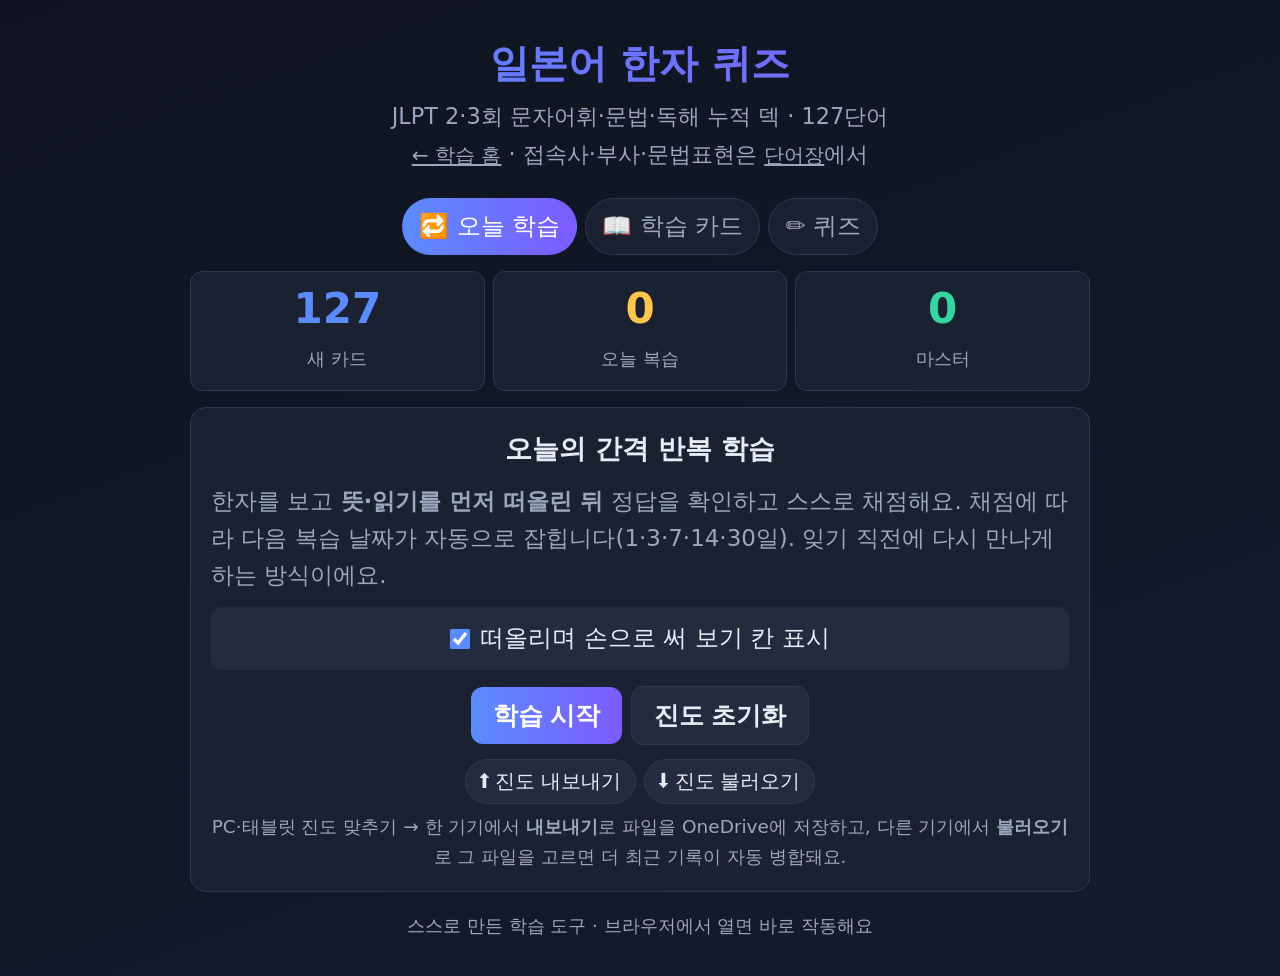
<file: 일본어한자퀴즈.html>
<!DOCTYPE html>
<html lang="ko">
<head>
<meta charset="UTF-8">
<meta name="viewport" content="width=device-width, initial-scale=1.0">
<title>일본어 한자 퀴즈 — JLPT 문법·어휘 지문</title>
<style>
  :root{
    --bg:#0f1420; --card:#1a2130; --card2:#232c3f; --line:#2d3850;
    --text:#e8edf5; --sub:#9aa7bd; --accent:#5b8cff; --accent2:#7c5bff;
    --ok:#33d69f; --ng:#ff5d6c; --gold:#ffc64b;
  }
  html{font-size:28px}           /* ← 기준 글씨 약 2배로 확대 */
  *{box-sizing:border-box;margin:0;padding:0}
  body{
    font-family:'Malgun Gothic','Apple SD Gothic Neo',system-ui,sans-serif;
    background:linear-gradient(160deg,#0f1420,#141b2b);
    color:var(--text);min-height:100vh;padding:16px;line-height:1.55;
  }
  .wrap{max-width:900px;margin:0 auto}
  header{text-align:center;padding:18px 0 10px}
  header h1{font-size:1.4rem;background:linear-gradient(90deg,var(--accent),var(--accent2));
    -webkit-background-clip:text;background-clip:text;color:transparent}
  header p{color:var(--sub);font-size:.8rem;margin-top:4px}

  .tabs{display:flex;gap:8px;margin:16px 0;flex-wrap:wrap;justify-content:center}
  .tab{padding:9px 16px;border-radius:999px;background:var(--card);color:var(--sub);
    border:1px solid var(--line);cursor:pointer;font-size:.85rem;transition:.15s}
  .tab.active{background:linear-gradient(90deg,var(--accent),var(--accent2));color:#fff;border-color:transparent}
  .tab:hover{color:var(--text)}

  .panel{display:none}
  .panel.active{display:block;animation:fade .25s}
  @keyframes fade{from{opacity:0;transform:translateY(6px)}to{opacity:1;transform:none}}

  /* ---- 학습 카드 ---- */
  .searchbar{width:100%;padding:11px 14px;border-radius:12px;background:var(--card);
    border:1px solid var(--line);color:var(--text);font-size:.85rem;margin-bottom:12px}
  .searchbar::placeholder{color:var(--sub)}
  .flash-head{display:flex;justify-content:space-between;align-items:center;margin-bottom:10px;font-size:.8rem;color:var(--sub)}
  .hide-toggle{display:flex;align-items:center;gap:6px;cursor:pointer;user-select:none}
  .hide-toggle input{width:16px;height:16px;accent-color:var(--accent)}
  .wordcard{background:var(--card);border:1px solid var(--line);border-radius:16px;padding:16px 18px;margin-bottom:12px}
  .wordcard.flash{cursor:pointer}
  .wordcard .top{display:flex;align-items:baseline;gap:12px;flex-wrap:wrap}
  .wordcard .kanji{font-size:1.7rem;font-weight:700;letter-spacing:2px}
  .wordcard .yomi{color:var(--accent);font-size:.95rem}
  .wordcard .mean{color:var(--gold);font-size:1rem;margin-left:auto;font-weight:600}
  .chars{margin-top:12px;display:flex;flex-direction:column;gap:8px}
  .chrow{background:var(--card2);border-radius:10px;padding:11px 13px;display:flex;gap:12px;align-items:flex-start}
  .chrow .c{font-size:1.6rem;font-weight:700;min-width:40px;text-align:center;line-height:1.1}
  .chrow .cinfo{flex:1}
  .chrow .cline{display:flex;gap:8px;flex-wrap:wrap;align-items:baseline}
  .chrow .hun{color:var(--ok);font-weight:700;white-space:nowrap;font-size:.95rem}
  .chrow .parts{color:var(--sub);font-size:.78rem}
  .chrow .story{margin-top:5px;font-size:.82rem;color:var(--text);opacity:.96}
  .mnemo{display:block;width:100%;max-width:260px;margin:8px 0 2px;border-radius:10px;background:#fff}
  .notes{margin-top:7px;display:flex;flex-direction:column;gap:4px}
  .note{font-size:.74rem;color:var(--sub);border-left:2px solid var(--accent);padding-left:8px;line-height:1.45}
  .wordcard .hidden-blur{filter:blur(8px);opacity:.5;transition:.15s}

  /* ---- 쓰기 연습 ---- */
  .practice{background:var(--card);border:1px solid var(--line);border-radius:16px;padding:14px 16px;margin-bottom:12px}
  .practice-head{display:flex;align-items:center;gap:12px;flex-wrap:wrap;margin-bottom:12px;font-size:.82rem;color:var(--sub)}
  .practice-head .ptitle{font-weight:700;color:var(--text)}
  .guide-toggle{display:flex;align-items:center;gap:6px;cursor:pointer;user-select:none;margin-left:auto}
  .guide-toggle input{width:16px;height:16px;accent-color:var(--accent)}
  .clearbtn{padding:6px 14px;border-radius:999px;background:var(--card2);color:var(--text);
    border:1px solid var(--line);cursor:pointer;font-size:.75rem}
  .clearbtn:hover{border-color:var(--accent)}
  .prow{display:flex;align-items:center;gap:12px;margin-bottom:10px}
  .plabel{min-width:56px;text-align:center;flex-shrink:0}
  .plabel .pchar{display:block;font-size:1.9rem;font-weight:700;line-height:1.1}
  .plabel .phun{display:block;font-size:.62rem;color:var(--ok);font-weight:700}
  .pcells{display:flex;gap:8px;overflow-x:auto;padding-bottom:4px}
  .pcell{width:128px;height:128px;flex-shrink:0;background:#fbf7ec;border-radius:8px;touch-action:none;cursor:crosshair}
  .plabel{min-width:64px}
  .plabel .pchar{font-size:2.3rem}
  /* 한자 표시는 일본어 명조체로(고딕보다 획 구분이 또렷) */
  .kanji,.chrow .c,.plabel .pchar,.qmain,.explain .ex-word,.cf-k{
    font-family:'Yu Mincho','Hiragino Mincho ProN','Noto Serif JP','MS Mincho',serif}
  /* 합친 쓰기 연습장(한 판) */
  .psheet{width:100%;background:#fbf7ec;border-radius:10px;touch-action:none;cursor:crosshair;display:block}
  /* 헷갈리는 글자·단어 설명 */
  .confuse{margin-top:12px;background:#fbf1ea;border:1px solid #e6cbb6;border-radius:10px;
    padding:11px 13px;font-size:.82rem;color:#7a4a2a;line-height:1.6}
  .confuse b{color:#a8582a}
  .cf-line{margin-bottom:8px}
  .cf-line:last-child{margin-bottom:0}
  .cf-words{display:flex;flex-direction:column;gap:5px;margin-top:6px}
  .cf-w{background:#fff;border:1px solid #ecd9c5;border-radius:8px;padding:6px 10px}
  .cf-top{display:flex;align-items:baseline;gap:10px;flex-wrap:wrap}
  .cf-k{font-size:1.05rem;font-weight:700;min-width:2.8em}
  .cf-y{font-size:.72rem;color:#3a6ea5;min-width:5em}
  .cf-m{font-size:.78rem;color:#7a4a2a}
  .cf-h{font-size:.68rem;color:#2d6a4a;margin-top:3px;line-height:1.5}
  .explain .confuse{margin-top:10px}
  .nav{display:flex;gap:10px;margin-top:14px}
  .navbtn{flex:1}
  .nav-hint{text-align:center;color:var(--sub);font-size:.68rem;margin-top:10px}

  /* ---- 퀴즈 ---- */
  .quiz-setup{background:var(--card);border:1px solid var(--line);border-radius:16px;padding:20px;text-align:center}
  .quiz-setup h3{margin-bottom:14px;font-size:.95rem}
  .qtypes{display:flex;flex-direction:column;gap:10px;margin-bottom:16px}
  .qopt{display:flex;align-items:center;gap:10px;background:var(--card2);padding:12px 14px;
    border-radius:10px;cursor:pointer;text-align:left;border:1px solid transparent;font-size:.85rem}
  .qopt input{width:20px;height:20px;accent-color:var(--accent)}
  .btn{padding:12px 22px;border:none;border-radius:12px;font-size:.9rem;font-weight:600;
    cursor:pointer;background:linear-gradient(90deg,var(--accent),var(--accent2));color:#fff;transition:.15s}
  .btn:hover{filter:brightness(1.1)}
  .btn.ghost{background:var(--card2);color:var(--text);border:1px solid var(--line)}

  .qhead{display:flex;justify-content:space-between;align-items:center;margin-bottom:12px;font-size:.82rem;color:var(--sub)}
  .bar{height:6px;background:var(--card);border-radius:999px;overflow:hidden;margin-bottom:18px}
  .bar>div{height:100%;background:linear-gradient(90deg,var(--accent),var(--accent2));transition:width .3s}
  .qcard{background:var(--card);border:1px solid var(--line);border-radius:16px;padding:24px 18px;text-align:center}
  .qlabel{color:var(--sub);font-size:.8rem;margin-bottom:10px}
  .qmain{font-size:2.1rem;font-weight:700;letter-spacing:2px;margin-bottom:6px}
  .qsub{color:var(--accent);margin-bottom:20px;min-height:1.2em;font-size:.9rem}
  .choices{display:grid;gap:10px}
  .choice{padding:14px;border-radius:12px;background:var(--card2);border:1px solid var(--line);
    cursor:pointer;font-size:.9rem;transition:.12s;text-align:center}
  .choice:hover{border-color:var(--accent)}
  .choice.correct{background:rgba(51,214,159,.18);border-color:var(--ok);color:var(--ok);font-weight:700}
  .choice.wrong{background:rgba(255,93,108,.16);border-color:var(--ng);color:var(--ng)}
  .choice.disabled{cursor:default;pointer-events:none}
  .explain{margin-top:16px;background:var(--card2);border-radius:12px;padding:14px;text-align:left;display:none}
  .explain.show{display:block;animation:fade .2s}
  .explain .ex-word{font-size:1.05rem;font-weight:700;margin-bottom:8px}
  .explain .ex-word small{color:var(--accent);font-weight:400;margin-left:6px;font-size:.7rem}
  .explain .ex-c{color:var(--sub);font-size:.82rem;margin-top:8px}
  .explain .ex-c b{color:var(--ok)}
  .explain .ex-s{color:var(--text);font-size:.82rem;margin-top:3px}
  .explain .note{margin-top:4px}
  .next-wrap{margin-top:16px;text-align:center}

  .result{text-align:center;background:var(--card);border:1px solid var(--line);border-radius:16px;padding:30px 20px}
  .result .score{font-size:2.6rem;font-weight:800;background:linear-gradient(90deg,var(--accent),var(--accent2));
    -webkit-background-clip:text;background-clip:text;color:transparent}
  .result p{color:var(--sub);margin:8px 0 20px;font-size:.85rem}
  .wrong-list{text-align:left;margin-top:20px}
  .wrong-list h4{margin-bottom:8px;color:var(--ng);font-size:.85rem}
  .wrong-list .wi{background:var(--card2);border-radius:8px;padding:9px 12px;margin-bottom:6px;font-size:.8rem}
  .footer{text-align:center;color:var(--sub);font-size:.65rem;padding:20px 0}

  /* ---- 오늘 학습(SRS) ---- */
  .srs-dash{display:flex;gap:8px;margin-bottom:16px}
  .srs-dash .stat{flex:1;background:var(--card);border:1px solid var(--line);border-radius:12px;padding:12px 6px;text-align:center}
  .srs-dash .stat b{display:block;font-size:1.5rem;line-height:1.2}
  .srs-dash .stat span{font-size:.66rem;color:var(--sub)}
  .srs-dash .stat.new b{color:var(--accent)}
  .srs-dash .stat.due b{color:var(--gold)}
  .srs-dash .stat.done b{color:var(--ok)}
  .srs-desc{color:var(--sub);font-size:.82rem;margin-bottom:14px;line-height:1.6;text-align:left}
  .srs-optrow{margin-bottom:16px}
  .srs-grade{display:grid;grid-template-columns:1fr 1fr 1fr;gap:10px;margin-top:18px}
  .srs-grade .btn{background:var(--card2);border:1px solid var(--line);color:var(--text);
    display:flex;flex-direction:column;gap:2px;align-items:center}
  .srs-grade .btn small{font-size:.6rem;color:var(--sub);font-weight:400}
  .srs-grade .again{border-color:#5a2d33}
  .srs-grade .hard{border-color:#5a4a2d}
  .srs-grade .good{border-color:#2d5a45}
  .srs-grade .again:hover{background:rgba(255,93,108,.15)}
  .srs-grade .hard:hover{background:rgba(255,198,75,.15)}
  .srs-grade .good:hover{background:rgba(51,214,159,.15)}
  .srs-sync{display:flex;gap:8px;justify-content:center;margin-top:14px;flex-wrap:wrap}
  .tbtn2{font-size:.72rem;cursor:pointer;background:var(--card2);border:1px solid var(--line);
    color:var(--text);padding:8px 14px;border-radius:999px}
  .tbtn2:hover{border-color:var(--accent)}
  .srs-syncnote{font-size:.66rem;color:var(--sub);margin-top:8px;line-height:1.6}
  .srs-hint{font-size:.68rem;color:var(--gold);margin-top:12px;text-align:center}
  /* 오늘 학습에서 헷갈림 정보를 더 크게 */
  #srsReveal .confuse{font-size:.86rem;padding:13px 15px}
  #srsReveal .cf-k{font-size:1.15rem}
  #srsReveal .cf-y{font-size:.76rem}
  #srsReveal .cf-m{font-size:.82rem}
</style>
</head>
<body>
<div class="wrap">
  <header>
    <h1>일본어 한자 퀴즈</h1>
    <p>JLPT 2·3회 문자어휘·문법·독해 누적 덱 · 127단어</p>
    <p><a href="일본어_학습_홈.html" style="color:var(--sub);font-size:.72rem">← 학습 홈</a> ·
       접속사·부사·문법표현은 <a href="일본어단어장.html" style="color:var(--sub);font-size:.72rem">단어장</a>에서</p>
  </header>

  <div class="tabs">
    <div class="tab active" data-tab="srs">🔁 오늘 학습</div>
    <div class="tab" data-tab="study">📖 학습 카드</div>
    <div class="tab" data-tab="quiz">✏️ 퀴즈</div>
  </div>

  <!-- 오늘 학습 (간격 반복 + 능동 인출) -->
  <div class="panel active" id="srs">
    <div class="srs-dash" id="srsDash"></div>
    <div id="srsStart" class="quiz-setup">
      <h3>오늘의 간격 반복 학습</h3>
      <p class="srs-desc">한자를 보고 <b>뜻·읽기를 먼저 떠올린 뒤</b> 정답을 확인하고 스스로 채점해요. 채점에 따라 다음 복습 날짜가 자동으로 잡힙니다(1·3·7·14·30일). 잊기 직전에 다시 만나게 하는 방식이에요.</p>
      <div class="srs-optrow">
        <label class="qopt" style="justify-content:center"><input type="checkbox" id="srsWrite" checked> 떠올리며 손으로 써 보기 칸 표시</label>
      </div>
      <button class="btn" id="srsStartBtn">학습 시작</button>
      <button class="btn ghost" id="srsResetBtn">진도 초기화</button>
      <div class="srs-sync">
        <button class="tbtn2" id="srsExport">⬆ 진도 내보내기</button>
        <button class="tbtn2" id="srsImportBtn">⬇ 진도 불러오기</button>
        <input type="file" id="srsFile" accept="application/json,.json" style="display:none">
      </div>
      <div class="srs-syncnote">PC·태블릿 진도 맞추기 → 한 기기에서 <b>내보내기</b>로 파일을 OneDrive에 저장하고, 다른 기기에서 <b>불러오기</b>로 그 파일을 고르면 더 최근 기록이 자동 병합돼요.</div>
    </div>

    <div id="srsPlay" style="display:none">
      <div class="qhead"><span id="srsCount"></span><span id="srsRemain"></span></div>
      <div class="bar"><div id="srsBar" style="width:0%"></div></div>
      <div class="qcard">
        <div class="qlabel">뜻과 읽기를 떠올려 보세요</div>
        <div class="qmain" id="srsWord"></div>
        <div id="srsWriteWrap" class="practice" style="display:none;text-align:left">
          <div class="practice-head"><span class="ptitle">✍️ 떠올리며 쓰기 (안내선 없음)</span>
            <button class="clearbtn" id="srsClear">지우기</button></div>
          <div class="practice-rows" id="srsRows"></div>
        </div>
        <div class="next-wrap" id="srsRevealWrap"><button class="btn" id="srsRevealBtn">정답 보기 →</button></div>
        <div class="explain" id="srsReveal"></div>
        <div class="srs-hint" id="srsGradeHint" style="display:none">아래 <b>헷갈리는 글자·단어</b>까지 확인한 뒤 채점하세요</div>
        <div class="srs-grade" id="srsGrade" style="display:none">
          <button class="btn grade again" data-g="again">몰랐어<small>+1일</small></button>
          <button class="btn grade hard" data-g="hard">애매<small>곧 다시</small></button>
          <button class="btn grade good" data-g="good">알았어<small>간격 ↑</small></button>
        </div>
      </div>
    </div>

    <div id="srsDone" style="display:none"></div>
  </div>

  <!-- 학습 카드 -->
  <div class="panel" id="study">
    <input class="searchbar" id="search" placeholder="🔍 단어·뜻·한자로 검색 (예: 상담, 場, もん)">
    <div class="flash-head">
      <span id="flashCount"></span>
      <label class="hide-toggle"><input type="checkbox" id="hideToggle"> 뜻·읽기 가리고 보기</label>
    </div>
    <div id="cardlist"></div>
    <div class="nav">
      <button class="btn ghost navbtn" id="prevBtn">← 이전</button>
      <button class="btn navbtn" id="nextCardBtn">다음 →</button>
    </div>
    <p class="nav-hint">← → 방향키로도 넘길 수 있어요 · 가리기 모드에선 카드를 누르면 공개돼요</p>
  </div>

  <!-- 퀴즈 -->
  <div class="panel" id="quiz">
    <div id="quiz-setup" class="quiz-setup">
      <h3>퀴즈 유형을 고르세요</h3>
      <div class="qtypes">
        <label class="qopt"><input type="checkbox" value="meaning" checked> 단어 → 뜻 맞히기</label>
        <label class="qopt"><input type="checkbox" value="reading" checked> 단어 → 읽기(히라가나) 맞히기</label>
        <label class="qopt"><input type="checkbox" value="char" checked> 한자 한 글자 → 훈음 맞히기</label>
      </div>
      <button class="btn" id="startBtn">퀴즈 시작 (20문제)</button>
    </div>

    <div id="quiz-play" style="display:none">
      <div class="qhead"><span id="qcount"></span><span id="qscore"></span></div>
      <div class="bar"><div id="qbar" style="width:0%"></div></div>
      <div class="qcard">
        <div class="qlabel" id="qlabel"></div>
        <div class="qmain" id="qmain"></div>
        <div class="qsub" id="qsub"></div>
        <div class="choices" id="choices"></div>
        <div class="explain" id="explain"></div>
        <div class="next-wrap" id="nextWrap" style="display:none">
          <button class="btn" id="nextBtn">다음 →</button>
        </div>
      </div>
    </div>

    <div id="quiz-result" style="display:none"></div>
  </div>

  <div class="footer">스스로 만든 학습 도구 · 브라우저에서 열면 바로 작동해요</div>
</div>

<script>
/* ===== 데이터: [한자, 훈음, 구성, 💡연상, 🔎복잡글자풀이(선택)] ===== */
const WORDS = [
 {w:"早速",y:"さっそく",m:"즉시·재빨리",c:[
   ["早","이를 조","日(해)+十(장대)","해(日)가 십자 장대(十) 끝에 막 걸린 이른 아침 → '이르다·일찍'."],
   ["速","빠를 속","辶(갈 착)+束(묶을 속)","짐을 단단히 묶어(束) 메고 길을 달려가서(辶) → '빠르다'.",
     ["束(묶을 속): 나무(木)를 끈으로 둘러 묶은 모양","⚠️ 早速(さっそく)는 특수 촉음 — そく가 아니라 そっ으로 붙어 발음, 통암기"]]]},
 {w:"商品",y:"しょうひん",m:"상품",c:[
   ["商","장사 상","좌판+口(입)","좌판 위에 물건을 벌여 놓고 입(口)으로 값을 흥정하는 '장사'."],
   ["品","물건 품","口(입)+口+口","입(口) 세 개가 층층이 쌓인 모양 → 여러 '물건·품목·품질'."]]},
 {w:"定年",y:"ていねん",m:"정년",c:[
   ["定","정할 정","宀(집 면)+正(바를 정)","지붕(宀) 아래 바르게(正) 자리를 딱 잡아 '정함·확정'.",
     ["宀(집 면): 지붕 덮은 집(갓머리)"]],
   ["年","해 년","禾(벼)+사람","벼(禾)를 짊어진 사람 → 곡식이 한 번 여무는 주기 = 한 '해'."]]},
 {w:"田舎",y:"いなか",m:"시골",c:[
   ["田","밭 전","네모 밭이랑","네모로 구획된 밭이랑 모양 → '밭'."],
   ["舎","집 사","지붕+기둥","지붕과 기둥·주춧돌을 갖춘 '집·건물'.",
     ["⚠️ 田舎(いなか)는 숙자훈(훈독) — 글자 음(でん·しゃ)과 무관, 통째로 'いなか=시골'로 암기"]]]},
 {w:"高校",y:"こうこう",m:"고교",c:[
   ["高","높을 고","높은 누각 모양","층층이 올린 높은 망루·누각의 옆모습 → '높다'."],
   ["校","학교 교","木(나무)+交(사귈 교)","나무(木) 울타리 안에서 서로 사귀며(交) 배우는 '학교'.",
     ["交(사귈 교): 사람이 두 다리를 X로 교차한 모양 → 사귀다·엇갈리다"]]]},
 {w:"時代",y:"じだい",m:"시대",c:[
   ["時","때 시","日(해)+寺(관청 사)","해(日)가 관청(寺)의 정해진 순서대로 흐르는 '때·시간'.",
     ["寺(절/관청 사): 土(흙)+寸(손) → 본래 손발로 일하는 '관청', 뒤에 '절'"]],
   ["代","대신할 대","亻(사람)+弋(주살 익)","사람(亻)이 말뚝(弋)처럼 자리를 이어받음 → '대신하다·세대'.",
     ["弋(주살 익): 줄 매단 화살·말뚝 모양"]]]},
 {w:"同級生",y:"どうきゅうせい",m:"동급생",c:[
   ["同","한가지 동","冂(테두리)+一+口","한 지붕(冂) 아래 여럿의 입(口)이 하나(一)로 같은 소리 → '똑같다·함께'."],
   ["級","등급 급","糸(실)+及(미칠 급)","실(糸)의 굵기가 미치는(及) 정도로 매긴 '등급'.",
     ["及(미칠 급): 앞사람을 손으로 잡는 모양 → 뒤따라 미치다"]],
   ["生","날 생","땅에서 돋는 싹","땅(土) 위로 싹(丿)이 돋는 모양 → '나다·살다·학생'."]]},
 {w:"彼氏",y:"かれし",m:"남자친구",c:[
   ["彼","저 피","彳(걸음)+皮(가죽 피)","길(彳) 저쪽에 가죽옷(皮) 걸친 저 사람 → '저·그(사람)'.",
     ["皮(가죽 피): 손으로 짐승 가죽을 벗기는 모양"]],
   ["氏","성씨 씨","뿌리 뻗은 모양","땅으로 뿌리 뻗은 모양 → 핏줄·'성씨·~씨'.",
     ["⚠️ 彼氏(かれし)=남자친구는 관용 통암기 (彼=그 + 氏=씨)"]]]},
 {w:"近所",y:"きんじょ",m:"근처·이웃",c:[
   ["近","가까울 근","辶(갈 착)+斤(도끼 근)","도끼(斤) 들고 잠깐 걸어(辶) 다녀올 만큼 '가까운' 거리.",
     ["斤(도끼 근): 도끼 모양"]],
   ["所","바 소","戸(지게문)+斤(도끼)","문(戸) 옆에 도끼(斤)를 늘 같은 자리에 걸어 둬서 → '자리·곳'.",
     ["戸(지게 호): 외짝으로 된 문"]]]},
 {w:"指導",y:"しどう",m:"지도",c:[
   ["指","손가락 지","扌(손)+旨(뜻 지)","손(扌)으로 뜻하는(旨) 방향을 가리키는 '손가락'.",
     ["旨(뜻 지): 숟가락(匕)으로 맛봄 → 맛·뜻"]],
   ["導","인도할 도","道(길 도)+寸(손)","길(道)을 손(寸)으로 잡아 이끎 → '인도·지도'.",
     ["道(길 도): 辶(가다)+首(머리) → 머리 두고 걸어가는 길"]]]},
 {w:"講師",y:"こうし",m:"강사",c:[
   ["講","욀 강","言(말씀)+冓(짤 구)","말(言)을 얼기설기 엮어(冓) 풀어냄 → '강의·강론'.",
     ["冓(짤 구): 나무를 교차해 짜 올린 모양"]],
   ["師","스승 사","무리를 거느린 우두머리","많은 사람(무리)을 거느리고 이끄는 우두머리 → 무리를 가르치는 '스승'."]]},
 {w:"日頃",y:"ひごろ",m:"평소·평상시",c:[
   ["日","날 일","해 모양","둥근 해에 점 하나 → '해·날'."],
   ["頃","무렵 경","匕(기울)+頁(머리 혈)","머리(頁)를 갸웃 기울인(匕) 잠깐 → '무렵·즈음'.",
     ["頁(머리 혈): 사람 머리를 강조한 모양","⚠️ 日頃(ひごろ)=평소는 훈독 관용, 통암기"]]]},
 {w:"災害",y:"さいがい",m:"재해",c:[
   ["災","재앙 재","巛(내 천)+火(불)","홍수(巛)와 불(火), 물불이 겹친 '재앙'.",
     ["巛(내 천): 흐르는 물줄기 모양 → 川"]],
   ["害","해할 해","宀(집)+口(입)","집(宀) 안에서 입(口)으로 해코지·트집 → '해치다·해로움'."]]},
 {w:"対策",y:"たいさく",m:"대책",c:[
   ["対","대할 대","마주 선 손(寸)","손(寸)으로 마주함 → '마주하다·상대·대응'."],
   ["策","꾀 책","竹(대)+朿(가시 자)","대나무(竹) 죽간에 적은 계략·채찍 → '꾀·대책'.",
     ["朿(가시 자): 가시 돋친 나무 모양"]]]},
 {w:"大切",y:"たいせつ",m:"소중함·중요함",c:[
   ["大","큰 대","팔다리 벌린 사람","두 팔 두 다리를 쫙 벌린 사람 → '크다'."],
   ["切","끊을 절","七(일곱)+刀(칼)","칼(刀)로 싹둑 '끊다·자르다'.",
     ["⚠️ 大切(たいせつ)=소중함/중요함은 일본식 의미 — '크게 자를 만큼 귀하다'로 통암기"]]]},
 {w:"意味",y:"いみ",m:"의미",c:[
   ["意","뜻 의","音(소리)+心(마음)","마음(心)속에서 울려 나오는 소리(音) = 그 사람의 '뜻·의도'."],
   ["味","맛 미","口(입)+未(아닐 미)","입(口)에 넣었지만 아직(未) 콕 집어 말 못 할 미묘한 '맛'.",
     ["未(아닐 미): 나무 위 아직 덜 자란 가지 → '아직 ~아니다'"]]]},
 {w:"社長",y:"しゃちょう",m:"사장",c:[
   ["社","모일 사","示(보일 시)+土(흙)","흙(土) 위 제단(示) 앞에 사람이 모임 → 공동체·회사.",
     ["示(보일 시): 제단 모양 → 신·제사에 관한 부수"]],
   ["長","길 장","지팡이 짚은 노인","긴 머리 노인이 지팡이를 짚은 모양 → '길다·어른·우두머리'."]]},
 {w:"大声",y:"おおごえ",m:"큰 소리",c:[
   ["大","큰 대","팔다리 벌린 사람","두 팔 벌린 사람 → '크다'."],
   ["声","소리 성","악기(磬) 소리","돌 편경(磬)을 울릴 때 나는 '소리'.",
     ["⚠️ 大声(おおごえ)는 훈독 — おお(크다)+こえ(소리, →ごえ)로 통암기"]]]},
 {w:"夏休み",y:"なつやすみ",m:"여름방학",c:[
   ["夏","여름 하","천천히 걷는 사람","더위에 느릿느릿 걷는 사람 모양 → '여름'."],
   ["休","쉴 휴","亻(사람)+木(나무)","사람(亻)이 나무(木)에 등을 기대서 → '쉬다'.",
     ["⚠️ 夏休み(なつやすみ)는 훈독 — なつ(여름)+やすみ(쉼)로 통암기"]]]},
 {w:"虫歯",y:"むしば",m:"충치",c:[
   ["虫","벌레 충","벌레·뱀 모양","꿈틀대는 벌레(뱀)의 모양 → '벌레'."],
   ["歯","이 치","止(소리)+이빨 모양","입 안 윗니아랫니를 그리고 위에 止(소리)를 얹은 '이(치아)'.",
     ["⚠️ 虫歯(むしば)는 훈독 — むし(벌레)+は(이, →ば), '이를 파먹는 벌레'로 통암기"]]]},
 {w:"部屋",y:"へや",m:"방",c:[
   ["部","떼 부","咅+阝(邑,고을)","마을(邑)을 나눈 한 '구역·부서·부분'.",
     ["阝(우부방): 邑(고을 읍)이 오른쪽에 올 때 모양"]],
   ["屋","집 옥","尸(지붕)+至(이를 지)","사람이 이르러(至) 머무는 지붕(尸) 아래 '집·방'.",
     ["⚠️ 部屋(へや)는 특수 숙자훈 — 글자 음(ぶ·おく)과 전혀 무관, 통째로 'へや=방' 암기"]]]},
 {w:"出来る",y:"できる",m:"할 수 있다·완성되다",c:[
   ["出","날 출","문지방 나서는 발","발이 문지방을 넘어 밖으로 나가는 모양 → '나가다·나오다'."],
   ["来","올 래","보리 이삭 모양","익은 보리(麥) 이삭 모양을 빌려 '오다'로 씀.",
     ["⚠️ 出来る(できる)는 훈독 관용 — '나와서(出) 온다(来)=이루어진다·가능하다'로 통암기"]]]},
 {w:"空港",y:"くうこう",m:"공항",c:[
   ["空","빌 공","穴(구멍)+工(장인 공)","굴(穴)을 파내니(工) 텅 '빈' 공간, 또 텅 빈 '하늘'.",
     ["穴(구멍 혈): 굴·구멍을 뜻하는 부수"]],
   ["港","항구 항","氵(물)+巷(거리 항)","물(氵)가에 배가 드나드는 거리(巷) → '항구'.",
     ["巷(거리 항): 마을(共) 안 골목길"]]]},
 {w:"喧嘩",y:"けんか",m:"싸움·말다툼",c:[
   ["喧","시끄러울 훤","口(입)+宣(베풀 선)","입(口)으로 크게 떠벌림(宣) → '시끄럽다'.",
     ["宣(베풀 선): 지붕(宀) 아래 두루 펼쳐 알림"]],
   ["嘩","떠들썩할 화","口(입)+華(빛날 화)","입(口)들이 화려하게(華) 떠들썩 → 왁자지껄.",
     ["⚠️ 喧嘩(けんか)=싸움은 통암기 (둘 다 '시끄럽다')"]]]},
 {w:"先生",y:"せんせい",m:"선생님",c:[
   ["先","먼저 선","止(발)+儿(사람)","사람(儿) 몸보다 발(止)이 한 걸음 앞선 모양 → '먼저'.",
     ["儿(어진사람 인): 사람의 두 다리","止(발 지): 발자국 모양"]],
   ["生","날 생","땅에서 돋는 싹","땅 위로 싹이 돋음 → '나다·살다'. 先生=먼저 태어난 사람."]]},
 {w:"料理",y:"りょうり",m:"요리",c:[
   ["料","헤아릴 료","米(쌀)+斗(말 두)","쌀(米)을 됫박(斗)으로 되어 헤아림 → '재료·헤아리다'.",
     ["斗(말 두): 곡식 되는 국자 모양 됫박"]],
   ["理","다스릴 리","王(玉,옥)+里(마을 리)","옥(玉)의 결을 마을길(里)처럼 따라 다듬음 → 이치를 '다스리다'. 料理=재료를 이치대로 다룸.",
     ["王 = 玉(구슬 옥): 여기선 임금이 아니라 옥(보석)","里(마을 리): 田(밭)+土(흙)"]]]},
 {w:"病状",y:"びょうじょう",m:"병세",c:[
   ["病","병 병","疒(병질 엄)+丙(남녘 병)","병상(疒)에 불(丙)처럼 열이 오른 '병'.",
     ["疒(병질 엄): 사람이 병상에 기대 누운 모양","丙(남녘 병): 불·밝음을 뜻하는 소리"]],
   ["状","형상 상","爿(나뭇조각)+犬(개)","널조각(爿) 위에 개(犬)를 그린 '모습·형상'.",
     ["爿(나뭇조각 장): 통나무를 세로로 쪼갠 침상 조각"]]]},
 {w:"元気",y:"げんき",m:"기운·건강",c:[
   ["元","으뜸 원","사람 머리 꼭대기","사람 몸(儿) 맨 위 머리를 강조 → '으뜸·근원'."],
   ["気","기운 기","피어오르는 김","밥 지을 때 수증기가 모락모락 피어오르는 '기운'."]]},
 {w:"約束",y:"やくそく",m:"약속",c:[
   ["約","맺을 약","糸(실)+勺(구기 작)","실(糸)로 국자(勺)만큼 콕 묶음 → '묶다·약속'.",
     ["勺(구기 작): 국자로 조금 떠내는 모양"]],
   ["束","묶을 속","나무를 두른 끈","나무(木)를 끈으로 둘러 묶은 모양 → '묶다·다발'."]]},
 {w:"時間",y:"じかん",m:"시간",c:[
   ["時","때 시","日(해)+寺(관청 사)","해(日)가 정해진 순서(寺)대로 흐르는 '때'.",
     ["寺(절/관청 사): 본래 관청 → 손발로 일하는 곳"]],
   ["間","사이 간","門(문)+日(해)","닫힌 문(門) 틈으로 햇빛(日)이 새어드는 그 '틈·사이'."]]},
 {w:"小説家",y:"しょうせつか",m:"소설가",c:[
   ["小","작을 소","작게 나뉜 점","점 세 개가 작게 나뉜 모양 → '작다'."],
   ["説","말씀 설","言(말씀)+兌(기쁠 태)","말(言)로 풀어 기쁘게(兌) 납득시킴 → '설명·이야기'.",
     ["兌(기쁠 태): 입 벌려 웃으며 기뻐하는 모양"]],
   ["家","집 가","宀(집)+豕(돼지 시)","지붕(宀) 아래 돼지(豕)를 기르던 '집'. ~家=그 일에 정통한 사람.",
     ["豕(돼지 시): 돼지의 옆모습"]]]},
 {w:"世界中",y:"せかいじゅう",m:"전 세계",c:[
   ["世","세상 세","十이 셋 이어진 모양","열(十)이 셋 이어진 모양 → 삼십 년 한 '세대·세상'."],
   ["界","지경 계","田(밭)+介(끼일 개)","밭(田) 사이에 낀(介) 경계선 → '지경·세계'.",
     ["介(끼일 개): 사람 양옆에 낀 모양 → 끼다·사이"]],
   ["中","가운데 중","과녁 꿰뚫음","과녁 정 '가운데'를 화살이 꿰뚫은 모양. ~中=온통 그 안."]]},
 {w:"名作",y:"めいさく",m:"명작",c:[
   ["名","이름 명","夕(저녁)+口(입)","어두운 저녁(夕)엔 안 보여 입(口)으로 서로 이름을 부름 → '이름'."],
   ["作","지을 작","亻(사람)+乍(잠깐 사)","사람(亻)이 잠깐 새(乍) 뚝딱 만들어 냄 → '짓다·만들다'.",
     ["乍(잠깐 사): 칼로 슥 베어 내는 순간 → 잠깐·짓다"]]]},
 {w:"権利",y:"けんり",m:"권리",c:[
   ["権","권세 권","木(나무)+雚(황새 관)","저울대(木) 위 추처럼 무게(힘)를 쥠 → '권세·권한'.",
     ["雚(황새 관): 부리 큰 황새 모양 → 소리 부분"]],
   ["利","이할 리","禾(벼)+刂(칼)","여문 벼(禾)를 낫(刂)으로 베어 거두는 이득 → '이롭다·이익'.",
     ["刂(선칼도): 刀(칼)이 글자 옆에 올 때 모양"]]]},
 {w:"昇進",y:"しょうしん",m:"승진",c:[
   ["昇","오를 승","日(해)+升(되 승)","해(日)가 됫박(升) 위로 솟아오름 → '오르다'.",
     ["升(되 승): 곡식 되는 됫박·국자 모양"]],
   ["進","나아갈 진","辶(갈)+隹(새)","새(隹)가 앞으로만 날아가듯(辶) '나아감'.",
     ["隹(새 추): 꽁지 짧은 새 모양"]]]},
 {w:"富士山",y:"ふじさん",m:"후지산",c:[
   ["富","부자 부","宀(집)+畐(가득할 복)","집(宀)에 재물이 가득(畐) → '부유·부자'.",
     ["畐(가득할 복): 술독에 가득 찬 모양"]],
   ["士","선비 사","도끼/선비 모양","하나(一)를 들으면 열(十)을 아는 사람 → '선비'."],
   ["山","뫼 산","봉우리 셋","봉우리 세 개가 솟은 '산' 모양.",
     ["⚠️ 富士山(ふじさん)은 고유명사 — ふじ는 특수 훈, 통암기"]]]},
 {w:"写真",y:"しゃしん",m:"사진",c:[
   ["写","베낄 사","冖(덮개)+与(줄 여)","덮개(冖) 아래에 대고 그대로 옮겨 '베낌·찍음'."],
   ["真","참 진","곧게 그대로의 모습","꾸밈없이 곧고 그대로인 '참·진짜'. 写真=참모습을 그대로 베낌."]]},
 {w:"障害",y:"しょうがい",m:"장애",c:[
   ["障","막을 장","阝(언덕 부)+章(막이 장)","언덕(阝)이 앞을 가로막음 → '막다·장애'.",
     ["阝(좌부방): 阜(언덕 부)가 왼쪽에 올 때 모양","章(글/막이 장): 音+十, 여기선 소리 부분"]],
   ["害","해할 해","宀(집)+口(입)","집(宀) 안에서 입(口)으로 해코지 → '해치다·해로움'."]]},
 {w:"発生",y:"はっせい",m:"발생",c:[
   ["発","필 발","癶(등질 발)+弓(활)","활(弓)을 당겨 화살이 튀어 나감 → '쏘다·피다·일어남'.",
     ["癶(걸을 발): 두 발이 좌우로 벌어진 모양"]],
   ["生","날 생","땅에서 돋는 싹","땅 위로 싹이 돋음 → '나다·생기다'. 発生=튀어나와 생김."]]},
 {w:"過去",y:"かこ",m:"과거",c:[
   ["過","지날 과","辶(갈)+咼(입 비뚤 와)","길을 스쳐 지나쳐(辶) 감 → '지나다·지나침'.",
     ["咼(입 비뚤 와): 뼈·구멍이 비뚤어진 모양 → 소리 부분"]],
   ["去","갈 거","구덩이를 벗어남","사람이 살던 구덩이(움집)를 떠나는 모양 → '가다·떠나다'."]]},
 {w:"分析",y:"ぶんせき",m:"분석",c:[
   ["分","나눌 분","八(나눔)+刀(칼)","칼(刀)로 좌우 둘로(八) 갈라 '나눔'."],
   ["析","쪼갤 석","木(나무)+斤(도끼)","나무(木)를 도끼(斤)로 쪼갬 → '쪼개다·분석'.",
     ["斤(도끼 근): 도끼 모양"]]]},
 {w:"結果",y:"けっか",m:"결과",c:[
   ["結","맺을 결","糸(실)+吉(길할 길)","실(糸)을 좋게(吉) 매듭지음 → '맺다·매듭'.",
     ["吉(길할 길): 士(선비)+口(입) → 좋은 말 → 길하다"]],
   ["果","열매 과","나무 위 열매","나무(木) 위에 둥근 열매가 열린 모양 → '열매·결과'."]]},
 {w:"開発",y:"かいはつ",m:"개발",c:[
   ["開","열 개","門(문)+빗장 여는 손","두 손으로 문(門)의 빗장을 벗겨 '엶'."],
   ["発","필 발","癶(등질 발)+弓(활)","활(弓)을 쏘아 튀어 나감 → '피다·일으킴'. 開発=열어서 새로 일으킴.",
     ["癶(걸을 발): 두 발이 벌어진 모양"]]]},
 {w:"反面",y:"はんめん",m:"반면",c:[
   ["反","돌이킬 반","厂(언덕)+又(손)","손(又)으로 벼랑(厂)을 거슬러 뒤집음 → '반대·되돌림'.",
     ["又(또 우): 오른손 모양","厂(기슭 엄): 벼랑·언덕"]],
   ["面","낯 면","얼굴 윤곽+눈","얼굴 윤곽 안에 눈(目)을 그린 '낯·면'. 反面=뒤집은 다른 면."]]},
 {w:"家族",y:"かぞく",m:"가족",c:[
   ["家","집 가","宀(집)+豕(돼지 시)","지붕(宀) 아래 돼지(豕)를 기르던 '집'.",
     ["豕(돼지 시): 돼지의 옆모습"]],
   ["族","겨레 족","㫃(깃발 언)+矢(화살 시)","한 깃발(㫃) 아래 화살(矢) 든 무리 → '겨레·가족'.",
     ["㫃(깃발 언): 펄럭이는 깃발","矢(화살 시): 화살 모양"]]]},
 {w:"満足",y:"まんぞく",m:"만족",c:[
   ["満","찰 만","氵(물)+㒼(평평할 만)","물(氵)이 그릇에 평평하게(㒼) 가득 '참'.",
     ["㒼(평평할 만): 넘치도록 고르게 찬 모양"]],
   ["足","발 족","무릎 아래 발","무릎(口)에서 발끝까지 그린 '발'; 여기선 '채우다·족하다'. 満足=가득 채워 흡족."]]},

 /* ===== 2회 問題4~7 (83~91쪽) 추가분 ===== */
 {w:"入学",y:"にゅうがく",m:"입학",c:[
   ["入","들 입","안으로 들어가는 어귀","위가 뾰족한 어귀로 쏙 '들어가는' 모양."],
   ["学","배울 학","𦥑(두 손)+冖(지붕)+子(아이)","지붕(冖) 아래서 어른이 두 손으로 아이(子)에게 글을 가르침 → '배우다'."]]},
 {w:"宿題",y:"しゅくだい",m:"숙제",c:[
   ["宿","잘 숙","宀(집)+亻(사람)+百(자리)","집(宀) 안 자리에 사람(亻)이 몸을 눕혀 '묵다·자다'."],
   ["題","제목 제","是(옳을 시)+頁(머리 혈)","종이 맨 머리(頁)에 큼직하게 써 붙인 그것 = '제목·문제'.",
     ["頁(머리 혈): 사람 머리를 강조한 모양"]]]},
 {w:"日記",y:"にっき",m:"일기",c:[
   ["日","날 일","해 모양","둥근 해에 점 하나 → '해·날'."],
   ["記","기록할 기","言(말씀)+己(자기 기)","말(言)을 자기(己) 것으로 남겨 두려고 적음 → '기록'.",
     ["己(몸 기): 웅크린 몸 → 자기 자신"]]]},
 {w:"反省",y:"はんせい",m:"반성",c:[
   ["反","돌이킬 반","厂(기슭)+又(손)","손(又)으로 벼랑(厂)을 거슬러 뒤집음 → '되돌리다·반대'.",
     ["又(또 우): 오른손 모양"]],
   ["省","살필 성","少(적을 소)+目(눈)","눈(目)을 가늘게(少) 뜨고 꼼꼼히 '살핌'. 反省=돌이켜 살핌."]]},
 {w:"客観的",y:"きゃっかんてき",m:"객관적",c:[
   ["客","손 객","宀(집)+各(각각 각)","집(宀)에 각각(各) 찾아오는 사람 → '손님'."],
   ["観","볼 관","雚(황새 관)+見(볼 견)","황새(雚)가 목을 빼고 멀리 내다보듯 '자세히 봄'.",
     ["見(볼 견): 目(눈)+儿(사람)"]],
   ["的","과녁 적","白(흰)+勺(구기 작)","흰(白) 바탕에 콕 찍은 점 = 과녁 → ~적."]]},
 {w:"出来事",y:"できごと",m:"일어난 일·사건",c:[
   ["出","날 출","문지방 나서는 발","발이 문지방을 넘어 밖으로 '나감'."],
   ["来","올 래","보리 이삭 모양","익은 보리 이삭 모양을 빌려 '오다'로 씀."],
   ["事","일 사","손에 붓을 쥔 모양","손에 붓을 쥐고 문서를 처리함 → '일'.",
     ["⚠️ 出来事(できごと)는 훈독 — でき(생기다)+こと(일)로 통암기"]]]},
 {w:"心配",y:"しんぱい",m:"걱정",c:[
   ["心","마음 심","심장 모양","펄떡이는 심장을 그린 '마음'."],
   ["配","나눌 배","酉(술항아리)+己(사람)","사람(己)이 술항아리(酉)의 술을 잔마다 따라서 → '나누다·돌리다'.",
     ["酉(닭 유): 본래 술을 담는 항아리 모양","⚠️ 心配(しんぱい)=걱정은 일본식 의미 — '마음을 여기저기 나눠 쓴다'로 통암기"]]]},
 {w:"反応",y:"はんのう",m:"반응",c:[
   ["反","돌이킬 반","厂(기슭)+又(손)","손으로 뒤집음 → '되돌리다'."],
   ["応","응할 응","广(집)+心(마음)","집(广) 안에서 마음(心)이 그 부름에 '응함'.",
     ["⚠️ 反応은 はんのう — はんおう가 아니라 연음돼 のう로 읽음"]]]},
 {w:"公園",y:"こうえん",m:"공원",c:[
   ["公","공평할 공","八(나눌 팔)+厶(사사 사)","사사로움(厶)을 갈라(八) 없앰 → '공평·공공'.",
     ["厶(사사 사): 자기 것으로 감싸 쥔 모양"]],
   ["園","동산 원","囗(에워쌈)+袁(옷 길 원)","울타리(囗)를 넉넉히 두른 넓은 '동산·정원'."]]},
 {w:"資料",y:"しりょう",m:"자료",c:[
   ["資","재물 자","次(버금 차)+貝(조개 패)","돈(貝)이 차곡차곡(次) 쌓인 '재물·밑천'.",
     ["貝(조개 패): 조개껍데기 화폐 → 돈"]],
   ["料","헤아릴 료","米(쌀)+斗(말 두)","쌀(米)을 됫박(斗)으로 되어 헤아림 → '재료·헤아리다'."]]},
 {w:"論文",y:"ろんぶん",m:"논문",c:[
   ["論","논할 론","言(말씀)+侖(둥글 륜)","말(言)을 조리 있게 둥글게(侖) 엮어 따짐 → '논하다'.",
     ["侖(생각할 륜): 죽간을 가지런히 모아 둔 모양 → 조리·차례"]],
   ["文","글월 문","가슴에 새긴 무늬","가슴에 새긴 무늬 → 최초의 '글'."]]},
 {w:"台風",y:"たいふう",m:"태풍",c:[
   ["台","대 대","厶+口","높이 쌓아 올린 '대(臺)'의 약자 → 받침·무대."],
   ["風","바람 풍","几(안석)+虫(벌레)","바람을 타고 벌레(虫)가 날아드는 모양 → '바람'."]]},
 {w:"体調",y:"たいちょう",m:"몸 상태·컨디션",c:[
   ["体","몸 체","亻(사람)+本(근본)","사람(亻)의 근본(本)은 결국 '몸'."],
   ["調","고를 조","言(말씀)+周(두루 주)","말(言)을 두루(周) 살펴 균형을 맞춤 → '고르다·조절'."]]},
 {w:"連絡",y:"れんらく",m:"연락",c:[
   ["連","이을 련","辶(갈 착)+車(수레)","수레(車)가 줄줄이 이어져 길을 감(辶) → '잇다'."],
   ["絡","이을 락","糸(실)+各(각각 각)","실(糸)이 각 갈래(各)를 얽어 이음 → '얽다·연결'."]]},
 {w:"健康",y:"けんこう",m:"건강",c:[
   ["健","굳셀 건","亻(사람)+建(세울 건)","사람(亻)이 꼿꼿이 세워진(建) 튼튼한 상태 → '굳세다'.",
     ["建(세울 건): 붓으로 그은 설계대로 곧게 세움"]],
   ["康","편안 강","广(집)+쌀 찧는 모양","집(广)에 곡식이 넉넉해 몸도 마음도 '편안함'."]]},
 {w:"栄養",y:"えいよう",m:"영양",c:[
   ["栄","영화 영","𤇾(불꽃)+木(나무)","나무(木) 위에 꽃이 불꽃처럼 활짝 핀 모양 → '번영·영화'."],
   ["養","기를 양","羊(양)+食(먹을 식)","양(羊)에게 먹이(食)를 주어 '기름'."]]},
 {w:"運動",y:"うんどう",m:"운동",c:[
   ["運","옮길 운","辶(갈 착)+軍(군사 군)","군대(軍)가 줄지어 이동함(辶) → '옮기다·운행'."],
   ["動","움직일 동","重(무거울 중)+力(힘)","무거운 것(重)을 힘(力)으로 밀어 '움직임'."]]},
 {w:"階段",y:"かいだん",m:"계단",c:[
   ["階","섬돌 계","阝(언덕 부)+皆(다 개)","언덕(阝)을 다(皆) 고르게 깎아 만든 '층계'.",
     ["阝(좌부방): 阜(언덕 부)가 왼쪽에 올 때 모양"]],
   ["段","층계 단","언덕을 깎은 계단","언덕을 연장으로 깎아 층층이 만든 '계단·단계'."]]},
 {w:"筋肉",y:"きんにく",m:"근육",c:[
   ["筋","힘줄 근","竹(대)+月(肉,고기)+力(힘)","살(月) 속에 대나무(竹)처럼 곧고 힘(力)을 내는 줄 → '힘줄'.",
     ["月: 여기선 '달'이 아니라 肉(고기·몸)의 변형"]],
   ["肉","고기 육","살결 무늬","저민 고깃덩이의 살결을 그린 '고기'."]]},
 {w:"睡眠",y:"すいみん",m:"수면·잠",c:[
   ["睡","졸음 수","目(눈)+垂(드리울 수)","눈꺼풀(目)이 아래로 축 드리워짐(垂) → '졸다'.",
     ["垂(드리울 수): 가지가 늘어져 처진 모양"]],
   ["眠","잘 면","目(눈)+民(백성 민)","눈(目)을 감고 잠듦 → '자다'."]]},
 {w:"野菜",y:"やさい",m:"채소·야채",c:[
   ["野","들 야","里(마을)+予(나 여)","마을(里) 바깥으로 펼쳐진 너른 '들판'."],
   ["菜","나물 채","艹(풀)+采(캘 채)","풀(艹) 중에 손으로 캐(采) 먹는 것 → '나물·채소'.",
     ["采(캘 채): 爫(손)+木 → 나무에서 손으로 따다"]]]},
 {w:"予防",y:"よぼう",m:"예방",c:[
   ["予","미리 예","실 감는 도구","실을 미리 감아 준비해 두는 도구 모양 → '미리'."],
   ["防","막을 방","阝(언덕)+方(모 방)","언덕(阝)을 둑처럼 쌓아 물을 '막음'."]]},
 {w:"効果",y:"こうか",m:"효과",c:[
   ["効","본받을 효","交(사귈 교)+力(힘)","본보기와 어우러지게(交) 힘(力)을 쓴 보람 → '효험'."],
   ["果","열매 과","나무 위 열매","나무(木) 위에 둥근 열매가 열림 → '열매·결과'."]]},
 {w:"努力",y:"どりょく",m:"노력",c:[
   ["努","힘쓸 노","奴(종 노)+力(힘)","종(奴)처럼 몸을 아끼지 않고 힘(力)을 쏟음 → '힘쓰다'."],
   ["力","힘 력","힘주는 팔뚝","알통 잡히도록 힘주는 팔뚝 → '힘'."]]},
 {w:"紹介",y:"しょうかい",m:"소개",c:[
   ["紹","이을 소","糸(실)+召(부를 소)","실(糸)로 양쪽을 불러(召) 맺어 줌 → '잇다·소개'."],
   ["介","낄 개","사람 양옆에 낀 모양","사람(人) 양옆에 무언가 낀 모양 → '사이에 끼다·중개'."]]},
 {w:"意識",y:"いしき",m:"의식",c:[
   ["意","뜻 의","音(소리)+心(마음)","마음(心)속에서 울리는 소리(音) = '뜻'."],
   ["識","알 식","言(말씀)+戠(새길 시)","말(言)을 마음에 새겨(戠) 분별함 → '알다'.",
     ["戠(새길 시): 音(소리)+戈(새김칼) → 표시를 새김"]]]},
 {w:"規則",y:"きそく",m:"규칙",c:[
   ["規","법 규","夫(사내 부)+見(볼 견)","어른(夫)이 눈(見)으로 재어 정한 기준 → '법·규범'."],
   ["則","법칙 칙","貝(조개 패)+刂(칼)","솥·돈(貝) 옆에 칼(刂)로 새겨 둔 지켜야 할 '법칙'."]]},
 {w:"募集",y:"ぼしゅう",m:"모집",c:[
   ["募","모을 모","莫(없을 막)+力(힘)","널리 힘(力)을 다해 사람을 그러모음 → '모집하다'."],
   ["集","모을 집","隹(새 추)+木(나무)","새(隹)들이 나무(木)에 우르르 '모임'.",
     ["隹(새 추): 꽁지 짧은 새"]]]},
 {w:"定員",y:"ていいん",m:"정원(인원 수)",c:[
   ["定","정할 정","宀(집)+正(바를 정)","지붕(宀) 아래 바르게(正) 자리를 잡아 '정함'."],
   ["員","인원 원","口(둥근 것)+貝(조개 패)","둥근 솥아가리 아래 돈(貝)을 세는 사람들 → '인원'."]]},
 {w:"参加",y:"さんか",m:"참가",c:[
   ["参","참여할 참","별빛이 사람 머리에 내리는 모양","별 셋(彡)이 사람 위로 내리비침 → 그 자리에 '끼어들다·참여'."],
   ["加","더할 가","力(힘)+口(입)","힘(力)에 말(口)까지 보태 '더함'."]]},
 {w:"場所",y:"ばしょ",m:"장소",c:[
   ["場","마당 장","土(흙)+昜(볕 양)","흙바닥(土)에 볕(昜)이 내리쬐는 넓은 '마당'.",
     ["昜(볕 양): 해가 솟아 볕이 퍼지는 모양"]],
   ["所","바 소","戸(지게문)+斤(도끼)","문(戸) 옆에 도끼(斤)를 늘 같은 자리에 걸어 둬서 → '자리·곳'.",
     ["⚠️ 場所(ばしょ)는 훈독+음독 혼합 — ば(자리)+しょ로 통암기"]]]},
 {w:"期間",y:"きかん",m:"기간",c:[
   ["期","기약할 기","其(그 기)+月(달)","그것(其)을 몇 달(月) 뒤로 약속함 → '기간·시기'."],
   ["間","사이 간","門(문)+日(해)","문(門) 틈으로 햇빛(日)이 새어드는 '틈·사이'."]]},
 {w:"予定",y:"よてい",m:"예정",c:[
   ["予","미리 예","실 감는 도구","미리 감아 준비해 두는 모양 → '미리'."],
   ["定","정할 정","宀(집)+正(바를 정)","지붕 아래 바르게 자리를 잡아 '정함'. 予定=미리 정해 둠."]]},
 {w:"実家",y:"じっか",m:"본가·친정",c:[
   ["実","열매 실","宀(집)+貫(꿸 관)의 변형","집(宀) 안에 열매·재물이 가득 찬 모양 → '열매·실제'."],
   ["家","집 가","宀(집)+豕(돼지 시)","지붕(宀) 아래 돼지(豕)를 기르던 '집'.",
     ["豕(돼지 시): 돼지의 옆모습"]]]},
 {w:"気温",y:"きおん",m:"기온",c:[
   ["気","기운 기","피어오르는 김","수증기가 모락모락 피어오르는 '기운'."],
   ["温","따뜻할 온","氵(물)+囚(가둘 수)+皿(그릇)","그릇(皿)에 물(氵)을 가둬 데운 모양 → '따뜻하다'."]]},

/* ===== 3회 진도 (문자·어휘 問題1~5 + 문법·독해) ===== */
 {w:"減る",y:"へる",m:"줄다",c:[
   ["減","덜 감","氵(물)+咸(다 함)","물(氵)이 다(咸) 빠져나가 양이 '줄다'.",
     ["타동사는 減らす(へらす) 줄이다 — 자·타동사 짝으로 외울 것","子供の人口が減っていく: 아이 인구가 줄어 간다"]]]},
 {w:"涼しい",y:"すずしい",m:"시원하다",c:[
   ["涼","서늘할 량","氵(물)+京(서울 경)","물가(氵)에서 언덕 위 도읍(京)의 바람을 쐬어서 → '시원하다'.",
     ["⚠️ 寒い(춥다)와 다름 — 涼しい는 기분 좋은 시원함"]]]},
 {w:"以降",y:"いこう",m:"이후",c:[
   ["以","써 이","쟁기를 든 사람","사람이 도구를 들고 '~로써·~부터' 삼음."],
   ["降","내릴 강","阝(언덕)+夅(내려올 강)","언덕(阝)을 두 발(夅)이 엇갈리며 걸어 내려와서 → '내리다'.",
     ["⚠️ 降る(ふる 비가 내리다)·降りる(おりる 내리다)와 음이 다름","以降은 그 시점을 포함해 그 뒤 — 7時以降=7시부터 그 뒤"]]]},
 {w:"汚れる",y:"よごれる",m:"더러워지다",c:[
   ["汚","더러울 오","氵(물)+亏(구부러질 우)","흐르지 못하고 구부러져 고인 물(氵) → '더럽다'.",
     ["타동사 汚す(よごす) 더럽히다","⚠️ 汚い(きたない 더럽다)는 읽기가 완전히 다름 — 형태별 통암기"]]]},
 {w:"外科",y:"げか",m:"외과",c:[
   ["外","바깥 외","夕(저녁)+卜(점 복)","점(卜)은 아침에 치는 법인데 저녁(夕)에 치니 '벗어남·바깥'."],
   ["科","과목 과","禾(벼)+斗(말 두)","벼(禾)를 말(斗)로 되어 등급을 나눔 → '과목·등급'.",
     ["⚠️ 外科는 がいか가 아니라 <b>げか</b> — 통암기. 内科는 ないか"]]]},
 {w:"伝わる",y:"つたわる",m:"전해지다",c:[
   ["伝","전할 전","亻(사람)+云(이를 운)","사람(亻)에게서 사람으로 말(云)이 옮겨 감 → '전하다'.",
     ["타동사 伝える(つたえる) 전하다","あたたかい心が伝わってきた: 따뜻한 마음이 전해져 왔다"]]]},
 {w:"好む",y:"このむ",m:"선호하다·즐기다",c:[
   ["好","좋을 호","女(여자)+子(아이)","여자(女)가 아이(子)를 꼭 안아서 → '좋다·좋아하다'.",
     ["⚠️ 好き(すき)와 읽기가 다름 — 好む(このむ)는 문어·격식"]]]},
 {w:"似る",y:"にる",m:"닮다",c:[
   ["似","닮을 사","亻(사람)+以(써 이)","사람(亻)이 본을 떠서(以) 똑같이 빚어서 → '닮다'.",
     ["⚠️ 「AはBに似ている」— 조사는 に","似て/以て/比て 중 '닮다'는 似て"]]]},
 {w:"成績",y:"せいせき",m:"성적",c:[
   ["成","이룰 성","戊(창 무)+丁","무기(戊)를 들고 일을 끝까지 밀어붙여 '이룸'."],
   ["績","길쌈 적","糸(실)+責(꾸짖을 책)","실(糸)을 다그쳐(責) 자아 차곡차곡 쌓아서 → '성과·실적'.",
     ["⚠️ 性格(성격)·成積(없는 말)과 혼동 주의 — 점수는 반드시 成<b>績</b>"]]]},
 {w:"配る",y:"くばる",m:"나눠 주다",c:[
   ["配","나눌 배","酉(술항아리)+己(몸 기)","사람(己)이 술항아리(酉)의 술을 잔마다 따라서 → '나누다·돌리다'.",
     ["問題用紙を配る: 문제지를 나눠 주다","注意を払う(주의를 기울이다)와 헷갈리지 말 것"]]]},
 {w:"慣れる",y:"なれる",m:"익숙해지다",c:[
   ["慣","익숙할 관","忄(마음)+貫(꿸 관)","마음(忄)에 꿰어져(貫) 몸에 밴 '버릇·익숙함'.",
     ["「~に慣れる」— 조사는 に","習慣(しゅうかん 습관)과 같은 글자"]]]},
 {w:"周囲",y:"しゅうい",m:"주위",c:[
   ["周","두루 주","田(밭)+口","밭(田) 둘레를 빙 돌며 두루 살핌 → '둘레·두루'."],
   ["囲","에워쌀 위","囗(에워쌀)+井(우물 정)","담(囗)이 우물(井)을 빙 둘러싸서 → '둘러싸다'.",
     ["⚠️ 週(주간)·周(둘레) 구분 — 辶(받침)이 있으면 週"]]]},
 {w:"建築",y:"けんちく",m:"건축",c:[
   ["建","세울 건","廴(길게 걸을 인)+聿(붓 율)","붓(聿)으로 계획을 길게 펼쳐(廴) 세움 → '세우다'."],
   ["築","쌓을 축","竹(대)+木(나무)+工","대나무·나무를 다져 '쌓아 올림'.",
     ["⚠️ 健康(けんこう 건강)의 健과 혼동 주의 — 建은 亻이 없다"]]]},
 {w:"観察",y:"かんさつ",m:"관찰",c:[
   ["観","볼 관","雚(황새 관)+見(볼 견)","황새(雚)처럼 목을 길게 빼고 자세히 봄(見) → '관찰'."],
   ["察","살필 찰","宀(집)+祭(제사 제)","집(宀) 안에서 제사(祭)를 빠짐없이 살핌 → '살피다'.",
     ["⚠️ 見物(구경)·見学(견학)와 구분 — 観察은 <b>자세히 살펴 조사</b>하는 것"]]]},
 {w:"見物",y:"けんぶつ",m:"구경",c:[
   ["見","볼 견","目(눈)+儿(사람)","사람(儿) 위에 눈(目)이 큼직하게 → '보다'."],
   ["物","물건 물","牛(소)+勿(말 물)","소(牛)로 대표되는 여러 '물건'.",
     ["⚠️ みもの가 아니라 <b>けんぶつ</b>","観光地를 즐기며 보는 것이 見物, 배우러 가는 건 見学"]]]},
 {w:"工夫",y:"くふう",m:"궁리·아이디어",c:[
   ["工","장인 공","자·연장 모양","목수의 자 모양 → '만들다·장인'."],
   ["夫","지아비 부","大(사람)+一(비녀)","비녀 꽂은 성인 남자 → '사내'.",
     ["⚠️⚠️ 한국어 '공부'가 <b>아니다</b> — 일본어 工夫(くふう)=궁리·아이디어를 짜냄. 공부는 勉強(べんきょう)"]]]},
 {w:"見学",y:"けんがく",m:"견학",c:[
   ["見","볼 견","目(눈)+儿(사람)","사람 위의 큰 눈 → '보다'."],
   ["学","배울 학","𦥯(두 손)+子(아이)","어른이 두 손으로 아이(子)를 가르침 → '배우다'."]]},
 {w:"合図",y:"あいず",m:"신호",c:[
   ["合","합할 합","亼(모을 집)+口","여럿의 입(口)이 하나로 모임 → '합치다·맞다'."],
   ["図","그림 도","囗(테두리)+冬","테두리 안에 그려 넣은 '그림·꾀'.",
     ["⚠️ ごうず가 아니라 <b>あいず</b> — 훈독 관용, 통암기","合図を送る: 신호를 보내다"]]]},
 {w:"影響",y:"えいきょう",m:"영향",c:[
   ["影","그림자 영","景(볕 경)+彡(터럭 삼)","햇빛(景)이 만들어 낸 결(彡) → '그림자'."],
   ["響","울릴 향","郷(시골 향)+音(소리 음)","고을(郷)에 소리(音)가 퍼져 '울림'.",
     ["「影響を受ける」영향을 받다 / 「影響を与える」영향을 주다 — 짝으로 암기"]]]},
 {w:"希望",y:"きぼう",m:"희망",c:[
   ["希","바랄 희","爻(엇갈릴 효)+巾(수건)","올이 성글게 짜인 천 → '드물다', 드무니 '바라다'."],
   ["望","바랄 망","亡(없을 망)+月(달)+壬","돋움대(壬)에 올라 없는 이를 그리며 달(月)을 바라봄 → '바라다'."]]},
 {w:"意志",y:"いし",m:"의지",c:[
   ["意","뜻 의","音(소리)+心(마음)","마음(心)에서 나는 소리(音) → '뜻'."],
   ["志","뜻 지","士(선비)+心(마음)","선비(士)의 마음(心)이 향하는 곳 → '뜻·의지'.",
     ["⚠️ 意<b>思</b>(생각·의사)와 구분 — 志는 <b>세운 뜻을 밀고 나가는</b> 의지"]]]},
 {w:"機会",y:"きかい",m:"기회",c:[
   ["機","틀 기","木(나무)+幾(몇 기)","나무 베틀(木)이 실을 낚아채는 미묘한(幾) 순간 → '때·기계'."],
   ["会","모일 회","亼(모을 집)+云","사람들이 한데 모여 뚜껑이 딱 맞듯 만남 → '모이다'.",
     ["⚠️ 機械(きかい 기계)와 발음이 같음 — 문맥으로 구분"]]]},
 {w:"突然",y:"とつぜん",m:"돌연·갑자기",c:[
   ["突","갑자기 돌","穴(구멍)+犬(개)","개(犬)가 구멍(穴)에서 불쑥 튀어나옴 → '갑자기·부딪치다'."],
   ["然","그러할 연","肰(고기)+灬(불)","고기를 불에 태우는 모양 → 빌려서 '그러하다'.",
     ["= いきなり(갑자기). 突然은 문어, いきなり는 회화"]]]},
 {w:"案外",y:"あんがい",m:"의외로",c:[
   ["案","책상 안","宀(집)+女+木","집(宀) 안의 나무(木) 책상 → 거기서 짜낸 '안(案)·생각'."],
   ["外","바깥 외","夕(저녁)+卜(점)","저녁에 친 점 → 정해진 데서 '벗어남'.",
     ["생각(案)의 바깥(外) → '생각 밖 = 의외로'. = 意外に"]]]},
 {w:"配達",y:"はいたつ",m:"배달",c:[
   ["配","나눌 배","酉(술항아리)+己","사람(己)이 술항아리(酉)의 술을 잔마다 따라서 → '나누다·돌리다'."],
   ["達","통달할 달","辶(갈 착)+幸","길(辶)을 끝까지 가서 다다름 → '이르다·통달'.",
     ["= デリバリー. 「家まで配達してくれる」집까지 배달해 준다"]]]},
 {w:"疲れる",y:"つかれる",m:"지치다·피곤하다",c:[
   ["疲","피곤할 피","疒(병들 녁)+皮(가죽 피)","몸의 가죽(皮)까지 병든 듯(疒) 늘어짐 → '지치다'.",
     ["= くたびれる(회화체)","疒(병들 녁): 사람이 침상에 누운 모양 — 病·痛·疲에 공통"]]]},
 {w:"歴史",y:"れきし",m:"역사",c:[
   ["歴","지날 력","厂(기슭)+秝(나란한 벼)+止(발)","벼가 늘어선 밭을 차례로 지나온 발자취(止) → '지나온 내력'."],
   ["史","사기 사","中(가운데)+又(손)","손(又)에 붓을 들고 치우침 없이(中) 적음 → '기록'."]]},
 {w:"地理",y:"ちり",m:"지리",c:[
   ["地","땅 지","土(흙)+也","흙(土)이 이어진 '땅'."],
   ["理","다스릴 리","王(구슬 옥)+里(마을 리)","옥(玉)의 결(里)을 따라 갈고 다스림 → '이치·결'."]]},
 {w:"後輩",y:"こうはい",m:"후배",c:[
   ["後","뒤 후","彳(걸음)+幺+夂","조금씩(幺) 뒤처져 걸음(彳) → '뒤'."],
   ["輩","무리 배","非(나란한 날개)+車(수레)","수레(車)가 날개처럼 나란히(非) 줄지어 선 '무리·또래'.",
     ["先輩(せんぱい 선배) ↔ 後輩(こうはい) — 짝으로 암기"]]]},
 {w:"就職",y:"しゅうしょく",m:"취직",c:[
   ["就","나아갈 취","京(높은 집)+尤(더욱 우)","높은 자리(京)로 더욱(尤) 나아감 → '나아가다·종사하다'."],
   ["職","직분 직","耳(귀)+戠","귀(耳)로 명을 듣고 맡은 '직무'.",
     ["就職活動(しゅうしょくかつどう)=취업 활동, 줄여서 就活(しゅうかつ)"]]]},
 {w:"内定",y:"ないてい",m:"내정(합격 통보)",c:[
   ["内","안 내","冂(멀 경)+入(들 입)","울타리(冂) 안으로 들어감(入) → '안'."],
   ["定","정할 정","宀(집)+正(바를 정)","지붕(宀) 아래 바르게(正) 자리를 잡음 → '정하다'.",
     ["일본 취업에서 <b>정식 발령 전 합격 통보</b>. 「内定が取れる」내정을 받다"]]]},
 {w:"実力",y:"じつりょく",m:"실력",c:[
   ["実","열매 실","宀(집)+貫(꿸 관)","집(宀) 안에 열매가 꽉 들어참 → '열매·실제'."],
   ["力","힘 력","팔의 힘줄","팔을 굽혔을 때 도드라지는 힘줄 → '힘'."]]},
 {w:"実績",y:"じっせき",m:"실적",c:[
   ["実","열매 실","宀+貫","집 안에 꽉 찬 열매 → '실제'."],
   ["績","길쌈 적","糸(실)+責","실(糸)을 다그쳐(責) 자아 차곡차곡 쌓아서 → '성과·실적'.",
     ["⚠️ 촉음 — じつせき가 아니라 <b>じっせき</b>","成績(성적)은 점수, 実績(실적)은 해낸 성과"]]]},
 {w:"評価",y:"ひょうか",m:"평가",c:[
   ["評","평할 평","言(말씀)+平(평평할 평)","말(言)로 공평하게(平) 값을 매김 → '평하다'."],
   ["価","값 가","亻(사람)+襾(덮을 아)","사람(亻)이 매겨 씌운 '값'.",
     ["「正当な評価を得る」정당한 평가를 받다"]]]},
 {w:"証明",y:"しょうめい",m:"증명",c:[
   ["証","증거 증","言(말씀)+正(바를 정)","바른(正) 말(言)로 밝힘 → '증거'."],
   ["明","밝을 명","日(해)+月(달)","해와 달이 함께 → '밝다'."]]},
 {w:"高齢者",y:"こうれいしゃ",m:"고령자",c:[
   ["高","높을 고","높은 누각","층층이 올린 망루의 옆모습 → '높다'."],
   ["齢","나이 령","歯(이 치)+令(명령 령)","이(歯)의 상태로 헤아리는 '나이'.",
     ["말·소의 이를 보고 나이를 셈한 데서 — 齢에 歯가 든 이유"]],
   ["者","놈 자","耂(늙을 로)+日","사람을 가리키는 '~하는 이'."]]},
 {w:"講座",y:"こうざ",m:"강좌",c:[
   ["講","욀 강","言(말씀)+冓(짤 구)","말(言)을 얼기설기 엮어(冓) 풀어냄 → '강의'."],
   ["座","자리 좌","广(집)+人人+土","집(广) 흙바닥(土)에 사람들이 마주 앉은 '자리'."]]},
 {w:"初心者",y:"しょしんしゃ",m:"초보자",c:[
   ["初","처음 초","衤(옷)+刀(칼)","옷감(衤)에 칼(刀)을 처음 대어 마름질함 → '처음'.",
     ["衤(옷 의 변): 衣의 변형 — 初·被·裸 등에 공통"]],
   ["心","마음 심","심장 모양","심장을 본뜬 모양 → '마음'."],
   ["者","놈 자","耂+日","'~하는 이'."]]},
 {w:"資格",y:"しかく",m:"자격",c:[
   ["資","재물 자","次(버금 차)+貝(조개)","돈(貝)을 차곡차곡(次) 쌓은 '밑천'."],
   ["格","격식 격","木(나무)+各(각각 각)","나무(木)를 각기(各) 틀에 맞춰 짬 → '격식·틀'.",
     ["資格取得(しかくしゅとく)=자격 취득"]]]},
 {w:"編集",y:"へんしゅう",m:"편집",c:[
   ["編","엮을 편","糸(실)+扁(넓적할 편)","실(糸)로 넓적한 죽간(扁)을 엮음 → '엮다'."],
   ["集","모을 집","隹(새 추)+木(나무)","새(隹)가 나무(木)에 모여 앉음 → '모으다'."]]},
 {w:"異物",y:"いぶつ",m:"이물질",c:[
   ["異","다를 이","田(탈)+共(두 손)","두 손(共)으로 다른 얼굴의 탈(田)을 쓴 모습 → '다르다'."],
   ["物","물건 물","牛(소)+勿","소로 대표되는 '물건'.",
     ["「異物が検出される」이물질이 검출되다 — 리콜·사과문 단골"]]]},
 {w:"検出",y:"けんしゅつ",m:"검출",c:[
   ["検","검사할 검","木(나무)+僉(다 첨)","나무 패(木)를 하나도 빠짐없이(僉) 살핌 → '검사'."],
   ["出","날 출","산·발이 나오는 모양","안에서 밖으로 나오는 모양 → '나오다'.",
     ["⚠️ 検(검사)·険(험함)·験(시험): 오른쪽 僉이 공통 — 木=検, 阝=険, 馬=験"]]]},
 {w:"製造",y:"せいぞう",m:"제조",c:[
   ["製","지을 제","制(마를 제)+衣(옷)","옷감(衣)을 마름질해(制) 만듦 → '만들다'."],
   ["造","지을 조","辶(갈 착)+告(고할 고)","알리고(告) 나아가(辶) 이루어 냄 → '짓다'.",
     ["製造の過程(제조 과정) / 製品(제품)"]]]},
 {w:"過程",y:"かてい",m:"과정",c:[
   ["過","지날 과","辶(갈 착)+咼","길(辶)을 지나쳐 감 → '지나다·지나침'."],
   ["程","한도 정","禾(벼)+呈(드릴 정)","벼(禾)를 되어 정도를 매김 → '정도·과정'.",
     ["⚠️ 課程(교육과정)과 구분 — 일이 진행되는 흐름은 <b>過</b>程"]]]},
 {w:"迷惑",y:"めいわく",m:"폐·민폐",c:[
   ["迷","미혹할 미","辶(갈 착)+米(쌀 미)","쌀알(米)처럼 갈래진 길(辶)에서 헤맴 → '길을 잃다·헤매다'."],
   ["惑","미혹할 혹","或(혹 혹)+心(마음)","마음(心)이 이리저리 흔들림 → '헷갈리다'.",
     ["「ご迷惑をおかけしました」폐를 끼쳤습니다 — 사과문 필수 표현"]]]},
 {w:"調査",y:"ちょうさ",m:"조사",c:[
   ["調","고를 조","言(말씀)+周(두루 주)","말(言)을 두루(周) 맞춰 고름 → '고르다·조사'."],
   ["査","조사할 사","木(나무)+且(또 차)","나무(木)를 겹겹이(且) 쌓아 살핌 → '조사'.",
     ["「早速調査いたしましたところ」즉시 조사한 결과 — 사과문 정형구"]]]}
];

/* ===== 헷갈리는 글자·단어 (정답 볼 때 함께 표시) =====
   c: 헷갈리는 '글자' 구분 팁 / w: 헷갈리는 '단어' [한자, 히라가나, 뜻] */
const CONFUSE={
 "早速":{c:"速(빠를 속) ↔ 束(묶을 속): 速엔 辶(받침)이 있어 '빠르다', 束은 받침 없이 '묶다'(束이 速의 소리 부분).",
   w:[["早々","そうそう","일찌감치·서둘러"],["速度","そくど","속도"]]},
 "商品":{w:[["賞品","しょうひん","상품(상으로 받는 물건)"],["製品","せいひん","제품"]]},
 "定年":{w:[["停年","ていねん","정년(=定年, 다른 표기)"],["定員","ていいん","정원(인원 수)"]]},
 "高校":{w:[["孝行","こうこう","효행"],["航行","こうこう","항행(배·비행기 운항)"]]},
 "時代":{w:[["事態","じたい","사태"],["次第","しだい","순서·~에 따라"]]},
 "料理":{c:"料(헤아릴 료) ↔ 科(과목 과): 왼쪽이 米(쌀)면 料, 禾(벼)면 科.",
   w:[["料金","りょうきん","요금"],["修理","しゅうり","수리"]]},
 "時間":{c:"間·問·聞: 門 안이 日이면 間(사이), 口면 問(묻다), 耳면 聞(듣다).",
   w:[["期間","きかん","기간"],["時刻","じこく","시각"]]},
 "名作":{c:"作(지을 작) ↔ 昨(어제 작): 왼쪽이 亻(사람)이면 作(만들다), 日(해)면 昨(어제).",
   w:[["名刺","めいし","명함"],["傑作","けっさく","걸작"]]},
 "権利":{c:"利(이할 리) ↔ 私(사사 사): 禾 오른쪽이 刂(칼)이면 利(이익), 厶면 私(사적).",
   w:[["権力","けんりょく","권력"],["義務","ぎむ","의무(권리↔의무)"]]},
 "講師":{c:"講·構·購: 오른쪽 冓(짤 구) 공통 — 言=講(강의), 木=構(구성), 貝=購(구매).",
   w:[["公私","こうし","공사(공적·사적)"],["講義","こうぎ","강의"]]},
 "指導":{c:"導(인도할 도) ↔ 道(길 도): 道 아래에 寸(손)이 붙으면 導(이끌다).",
   w:[["児童","じどう","아동"],["始動","しどう","시동"]]},
 "意味":{c:"味의 오른쪽은 未(아닐 미) — 末(끝 말) 아님(未는 윗가로획이 더 짧다).",
   w:[["意義","いぎ","의의"],["意志","いし","의지"]]},
 "過去":{c:"過·週·遇: 辶(받침) 공통 — 咼=過(지나침), 周=週(주간), 禺=遇(우연히 만남).",
   w:[["過程","かてい","과정"],["過剰","かじょう","과잉"]]},
 "分析":{c:"析(쪼갤 석) ↔ 折(꺾을 절): 木+斤=析(쪼갬), 扌+斤=折(꺾음).",
   w:[["分野","ぶんや","분야"],["分類","ぶんるい","분류"]]},
 "開発":{c:"発(필 발) ↔ 廃(폐할 폐): 广(집)이 発을 덮으면 '폐하다(廃)'.",
   w:[["開始","かいし","개시"],["出発","しゅっぱつ","출발"]]},
 "家族":{c:"族(겨레 족) ↔ 旅(나그네 려): 왼쪽 方 공통 — 오른쪽이 矢(화살)면 族.",
   w:[["家庭","かてい","가정"],["親族","しんぞく","친족"]]},
 "富士山":{c:"富·副·福: 오른쪽 畐 공통 — 宀=富(부유), 刂=副(부-), 礻=福(복).",
   w:[["富士","ふじ","후지(지명)"],["無事","ぶじ","무사(탈 없음)"]]},
 "写真":{c:"写(베낄 사) ↔ 与(줄 여): 写는 冖(덮개)+与.",
   w:[["写生","しゃせい","사생(스케치)"],["複写","ふくしゃ","복사"]]},
 "障害":{c:"障(막을 장) ↔ 章(글 장): 阝(언덕)이 붙으면 障(가로막다).",
   w:[["生涯","しょうがい","생애"],["傷害","しょうがい","상해(상처 입힘)"]]},

 /* ── 나머지 단어 보강 ── */
 "田舎":{c:"舎(집 사) ↔ 捨(버릴 사): 扌(손)이 붙으면 '버리다(捨)'.",
   w:[["田んぼ","たんぼ","논"],["宿舎","しゅくしゃ","숙사·기숙사"]]},
 "同級生":{c:"級(등급 급) ↔ 給(줄 급): 糸 공통 — 及=級(등급), 合=給(주다).",
   w:[["学級","がっきゅう","학급"],["同僚","どうりょう","동료"]]},
 "彼氏":{c:"彼(저 피) ↔ 被(입을 피): 彳(길)=彼(그), 衤(옷)=被(당하다·덮다).",
   w:[["彼女","かのじょ","그녀·여자친구"],["彼ら","かれら","그들"]]},
 "近所":{c:"近(가까울 근) ↔ 折(꺾을 절): 斤 공통 — 辶(가다)=近, 扌(손)=折.",
   w:[["住所","じゅうしょ","주소"],["近道","ちかみち","지름길"]]},
 "日頃":{c:"頃(무렵 경) ↔ 傾(기울 경): 亻(사람)이 붙으면 '기울다(傾)'.",
   w:[["近頃","ちかごろ","요즘"],["日常","にちじょう","일상"]]},
 "災害":{c:"害(해할 해) ↔ 割(나눌 할): 刂(칼)이 붙으면 '나누다(割)'.",
   w:[["火災","かさい","화재"],["被害","ひがい","피해"]]},
 "対策":{c:"策(꾀 책)은 竹(대)+朿(가시) — 대쪽에 적은 계략.",
   w:[["政策","せいさく","정책"],["対応","たいおう","대응"]]},
 "大切":{c:"切(끊을 절)은 七+刀 — 칼로 자름. 大切는 '크게 자를 만큼 귀함'으로 통암기.",
   w:[["親切","しんせつ","친절"],["大事","だいじ","소중함(=大切)"]]},
 "社長":{c:"長(길 장)은 지팡이 짚은 노인 → 어른·우두머리.",
   w:[["部長","ぶちょう","부장"],["社員","しゃいん","사원"]]},
 "大声":{c:"声(소리 성)은 사람의 목소리, 音(소리 음)은 소리 일반.",
   w:[["小声","こごえ","작은 목소리"],["音声","おんせい","음성"]]},
 "夏休み":{c:"休(쉴 휴)=亻(사람)+木(나무) — 나무 그늘에 기댐.",
   w:[["冬休み","ふゆやすみ","겨울방학"],["休日","きゅうじつ","휴일"]]},
 "虫歯":{c:"歯(이 치)는 입 안 이빨 모양에 止(소리)를 얹은 글자.",
   w:[["歯医者","はいしゃ","치과의사"],["昆虫","こんちゅう","곤충"]]},
 "部屋":{c:"屋(집 옥) ↔ 室(집 실): 屋=지붕 아래 공간, 室=방.",
   w:[["屋根","やね","지붕"],["部長","ぶちょう","부장"]]},
 "出来る":{c:"出来る(できる)·出来事(できごと) 모두 훈독 — 글자 음과 무관.",
   w:[["出席","しゅっせき","출석"],["来年","らいねん","내년"]]},
 "空港":{c:"港(항구 항)=氵(물)+巷(거리) — 물가의 거리.",
   w:[["空気","くうき","공기"],["港町","みなとまち","항구 도시"]]},
 "喧嘩":{c:"喧·嘩 둘 다 口(입) 부수 — 입으로 시끄럽게 다툼.",
   w:[["口論","こうろん","말다툼"],["争い","あらそい","다툼"]]},
 "先生":{c:"先(먼저 선) ↔ 洗(씻을 세): 氵(물)이 붙으면 '씻다(洗)'.",
   w:[["先週","せんしゅう","지난주"],["学生","がくせい","학생"]]},
 "病状":{c:"病(병 병) ↔ 痛(아플 통): 疒(병질 엄) 공통.",
   w:[["病院","びょういん","병원"],["症状","しょうじょう","증상"]]},
 "元気":{c:"元(으뜸 원) ↔ 兄(맏 형): 儿 공통 — 위가 二면 元, 口면 兄.",
   w:[["元々","もともと","원래"],["天気","てんき","날씨"]]},
 "約束":{c:"約(맺을 약)=糸(실)+勺 — 실로 묶음. 束도 '묶다'.",
   w:[["予約","よやく","예약"],["契約","けいやく","계약"]]},
 "小説家":{c:"説(말씀 설) ↔ 税(세금 세): 兌 공통 — 言=説, 禾(벼)=税.",
   w:[["説明","せつめい","설명"],["作家","さっか","작가"]]},
 "世界中":{c:"界(지경 계)=田(밭)+介(끼다) — 밭 사이 경계.",
   w:[["世紀","せいき","세기"],["限界","げんかい","한계"]]},
 "昇進":{c:"昇(오를 승) ↔ 升(되 승): 昇은 升 위에 日(해)가 솟은 모양.",
   w:[["上昇","じょうしょう","상승"],["進歩","しんぽ","진보"]]},
 "発生":{c:"発(필 발) ↔ 登(오를 등): 癶(두 발) 공통.",
   w:[["発表","はっぴょう","발표"],["発見","はっけん","발견"]]},
 "結果":{c:"結(맺을 결)=糸(실)+吉(길할 길) — 좋게 매듭지음.",
   w:[["結局","けっきょく","결국"],["結論","けつろん","결론"]]},
 "反面":{c:"反(돌이킬 반)=厂(벼랑)+又(손) — 손으로 뒤집음.",
   w:[["反対","はんたい","반대"],["表面","ひょうめん","표면"]]},
 "満足":{c:"満(찰 만)=氵(물)+㒼 — 물이 가득 참.",
   w:[["不満","ふまん","불만"],["満員","まんいん","만원(가득 참)"]]},

 /* ── 2회 問題4~7 추가분 ── */
 "入学":{c:"学(배울 학) ↔ 覚(깨달을 각): 윗부분 공통 — 아래가 子면 学, 見이면 覚.",
   w:[["入社","にゅうしゃ","입사"],["学校","がっこう","학교"]]},
 "宿題":{c:"宿(잘 숙)=宀(집)+亻(사람)+百 — 집에 사람이 묵음.",
   w:[["下宿","げしゅく","하숙"],["課題","かだい","과제"]]},
 "日記":{c:"記(기록할 기)·紀·起: 己 공통 — 言=記(적다), 糸=紀(벼리), 走=起(일어나다).",
   w:[["記録","きろく","기록"],["日記帳","にっきちょう","일기장"]]},
 "反省":{c:"省(살필 성)=少(적을 소)+目(눈) — 눈을 가늘게 뜨고 살핌.",
   w:[["省略","しょうりゃく","생략"],["反対","はんたい","반대"]]},
 "客観的":{c:"客(손 객) ↔ 各(각각 각): 宀(집)이 붙으면 '손님(客)'.",
   w:[["主観的","しゅかんてき","주관적"],["観光","かんこう","관광"]]},
 "出来事":{c:"出来事(できごと)는 훈독 — でき(생기다)+こと(일).",
   w:[["事件","じけん","사건"],["用事","ようじ","볼일"]]},
 "心配":{c:"配(나눌 배) ↔ 酒(술 주): 酉(술항아리) 공통.",
   w:[["安心","あんしん","안심"],["配達","はいたつ","배달"]]},
 "反応":{c:"応(응할 응) ↔ 広(넓을 광): 广 공통 — 안이 心이면 応, ム면 広.",
   w:[["対応","たいおう","대응"],["応募","おうぼ","응모"]]},
 "公園":{c:"園(동산 원) ↔ 遠(멀 원): 袁 공통 — 囗(울타리)=園, 辶(가다)=遠.",
   w:[["公務員","こうむいん","공무원"],["動物園","どうぶつえん","동물원"]]},
 "資料":{c:"資(재물 자) ↔ 質(바탕 질): 貝(돈) 공통.",
   w:[["資格","しかく","자격"],["料金","りょうきん","요금"]]},
 "論文":{c:"論(논할 론) ↔ 輪(바퀴 륜): 侖 공통 — 言=論, 車=輪.",
   w:[["議論","ぎろん","논의·논쟁"],["文章","ぶんしょう","문장"]]},
 "台風":{c:"台風의 台는 颱(태풍 태)의 대용자 — 한국어 '태풍'과 연결해 기억.",
   w:[["風邪","かぜ","감기"],["台所","だいどころ","부엌"]]},
 "体調":{c:"調(고를 조) ↔ 週(주일 주): 周 공통 — 言=調, 辶=週.",
   w:[["調子","ちょうし","상태·컨디션"],["体重","たいじゅう","체중"]]},
 "連絡":{c:"連(이을 련) ↔ 運(옮길 운): 辶 공통 — 車=連, 軍=運.",
   w:[["連続","れんぞく","연속"],["連休","れんきゅう","연휴"]]},
 "健康":{c:"健(굳셀 건) ↔ 建(세울 건): 亻(사람)이 붙으면 '굳세다(健)'.",
   w:[["健康的","けんこうてき","건강한"],["保健","ほけん","보건"]]},
 "栄養":{c:"養(기를 양)=羊(양)+食(먹이) — 양에게 먹여 기름.",
   w:[["栄光","えいこう","영광"],["養成","ようせい","양성"]]},
 "運動":{c:"動(움직일 동) ↔ 働(일할 동): 亻(사람)이 붙으면 '일하다(働)'.",
   w:[["活動","かつどう","활동"],["運転","うんてん","운전"]]},
 "階段":{c:"階(섬돌 계) ↔ 皆(다 개): 阝(언덕)이 붙으면 '층계(階)'.",
   w:[["段階","だんかい","단계 ← 글자 순서가 반대!"],["二階","にかい","2층"]]},
 "筋肉":{c:"筋의 月은 '달'이 아니라 肉(몸)의 변형 — 몸에 관한 글자에 붙음.",
   w:[["筋力","きんりょく","근력"],["肉体","にくたい","육체"]]},
 "睡眠":{c:"眠(잘 면) ↔ 民(백성 민): 目(눈)이 붙으면 '자다(眠)'.",
   w:[["睡眠不足","すいみんぶそく","수면 부족"],["昼寝","ひるね","낮잠"]]},
 "野菜":{c:"野(들 야) ↔ 予(미리 예): 里(마을)가 붙으면 '들판(野)'.",
   w:[["野球","やきゅう","야구"],["分野","ぶんや","분야"]]},
 "予防":{c:"防(막을 방) ↔ 放(놓을 방): 方 공통 — 阝(언덕)=防, 攵=放.",
   w:[["予約","よやく","예약"],["消防","しょうぼう","소방"]]},
 "効果":{c:"効(본받을 효) ↔ 郊(들 교): 交 공통 — 力=効, 阝=郊.",
   w:[["有効","ゆうこう","유효"],["効率","こうりつ","효율"]]},
 "努力":{c:"努(힘쓸 노) ↔ 怒(성낼 노): 奴 공통 — 力=努(힘쓰다), 心=怒(화내다).",
   w:[["努力家","どりょくか","노력가"],["能力","のうりょく","능력"]]},
 "紹介":{c:"紹(이을 소) ↔ 招(부를 초): 召 공통 — 糸=紹, 扌(손)=招.",
   w:[["自己紹介","じこしょうかい","자기소개"],["介護","かいご","간병"]]},
 "意識":{c:"識(알 식) ↔ 職(직분 직): 戠 공통 — 言=識(알다), 耳=職(직무).",
   w:[["知識","ちしき","지식"],["常識","じょうしき","상식"]]},
 "規則":{c:"則(법칙 칙) ↔ 側(곁 측): 亻(사람)이 붙으면 '곁(側)'.",
   w:[["規則的","きそくてき","규칙적"],["法則","ほうそく","법칙"]]},
 "募集":{c:"募(모을 모)·墓(무덤 묘)·暮(저물 모): 莫 공통 — 力=募, 土=墓, 日=暮.",
   w:[["応募","おうぼ","응모"],["集合","しゅうごう","집합"]]},
 "定員":{c:"員(인원 원)=口+貝 — 돈을 세는 사람 수.",
   w:[["満員","まんいん","만원(정원 참)"],["定期","ていき","정기"]]},
 "参加":{c:"加(더할 가)=力(힘)+口(입) — 힘에 말까지 보탬.",
   w:[["参考","さんこう","참고"],["追加","ついか","추가"]]},
 "場所":{c:"所(바 소)=戸(문)+斤(도끼) — 문 옆 정해진 자리.",
   w:[["台所","だいどころ","부엌"],["住所","じゅうしょ","주소"]]},
 "期間":{c:"期(기약할 기) ↔ 基(터 기): 其 공통 — 月=期(시기), 土=基(터).",
   w:[["時期","じき","시기"],["期限","きげん","기한"]]},
 "予定":{c:"予(미리 예) ↔ 矛(창 모): 모양이 닮았으나 矛는 창.",
   w:[["予約","よやく","예약"],["予想","よそう","예상"]]},
 "実家":{c:"実(열매 실)=宀(집)+가득 찬 모양 — 집에 열매가 참.",
   w:[["実際","じっさい","실제"],["家庭","かてい","가정"]]},
 "気温":{c:"温(따뜻할 온) ↔ 湯(끓일 탕): 氵(물) 공통 — 온도는 温, 뜨거운 물은 湯.",
   w:[["体温","たいおん","체온"],["温泉","おんせん","온천"]]}
};
/* 헷갈리는 단어에 각 한자의 훈음을 자동으로 붙이기 위한 보충 사전
   (WORDS 안에 이미 있는 글자는 거기서 자동으로 가져오고, 없는 글자만 여기 둔다) */
const EXTRA_HUN={
 "度":"법도 도","賞":"상줄 상","製":"지을 제","停":"머무를 정","孝":"효도 효",
 "行":"다닐 행","航":"배 항","態":"모습 태","次":"버금 차","第":"차례 제",
 "金":"쇠 금","修":"닦을 수","刻":"새길 각","刺":"찌를 자","傑":"뛰어날 걸",
 "義":"옳을 의","務":"힘쓸 무","私":"사사 사","児":"아이 아","童":"아이 동",
 "始":"비로소 시","志":"뜻 지","程":"한도 정","剰":"남을 잉","類":"무리 류",
 "庭":"뜰 정","親":"친할 친","無":"없을 무","複":"겹칠 복","涯":"물가 애",
 "傷":"다칠 상","僚":"동료 료","女":"여자 녀","住":"살 주","道":"길 도",
 "常":"항상 상","火":"불 화","被":"입을 피","政":"정사 정","音":"소리 음",
 "冬":"겨울 동","医":"의원 의","者":"놈 자","昆":"맏 곤","根":"뿌리 근",
 "席":"자리 석","町":"밭두둑 정","口":"입 구","争":"다툴 쟁","週":"주일 주",
 "院":"집 원","症":"증세 증","天":"하늘 천","契":"맺을 계","明":"밝을 명",
 "紀":"벼리 기","限":"한할 한","上":"위 상","歩":"걸음 보","表":"겉 표",
 "見":"볼 견","局":"판 국","不":"아닐 불","下":"아래 하","課":"공부할 과",
 "録":"기록할 록","帳":"장막 장","略":"간략할 략","主":"주인 주","光":"빛 광",
 "件":"물건 건","用":"쓸 용","安":"편안 안","達":"통달할 달","物":"물건 물",
 "格":"격식 격","議":"의논할 의","章":"글 장","邪":"간사할 사","子":"아들 자",
 "重":"무거울 중","続":"이을 속","保":"지킬 보","成":"이룰 성","活":"살 활",
 "転":"구를 전","二":"두 이","昼":"낮 주","寝":"잘 침","球":"공 구",
 "消":"사라질 소","有":"있을 유","率":"비율 률","能":"능할 능","自":"스스로 자",
 "己":"몸 기","護":"도울 호","知":"알 지","法":"법 법","合":"합할 합",
 "考":"생각할 고","追":"쫓을 추","想":"생각 상","際":"즈음 제","泉":"샘 천"
};
/* WORDS에서 훈음 자동 수집 (아래 CHARMAP 정의 전에도 쓰이므로 자체 계산) */
const HUNMAP=(()=>{const o={};WORDS.forEach(w=>w.c.forEach(c=>{if(!o[c[0]])o[c[0]]=c[1];}));
  Object.keys(EXTRA_HUN).forEach(k=>{if(!o[k])o[k]=EXTRA_HUN[k];});return o;})();
function hunLine(word){
  const parts=[...word].filter(ch=>/[一-龯]/.test(ch)).map(ch=>HUNMAP[ch]?`${ch} ${HUNMAP[ch]}`:null).filter(Boolean);
  return parts.length?`<div class="cf-h">${parts.join(' · ')}</div>`:'';
}
function confuseHtml(w,blur){
  const e=CONFUSE[w.w]; if(!e)return '';
  let h='';
  if(e.c) h+=`<div class="cf-line">🔀 <b>헷갈리는 글자</b> · ${e.c}</div>`;
  if(e.w&&e.w.length){
    h+=`<div class="cf-line">🔁 <b>헷갈리는 단어</b><div class="cf-words">`+
      e.w.map(x=>`<div class="cf-w"><div class="cf-top"><span class="cf-k">${x[0]}</span><span class="cf-y">${x[1]}</span><span class="cf-m">${x[2]}</span></div>${hunLine(x[0])}</div>`).join('')+
      `</div></div>`;
  }
  return h?`<div class="confuse${blur||''}">${h}</div>`:'';
}

/* ===== 탭 전환 ===== */
document.querySelectorAll('.tab').forEach(t=>{
  t.onclick=()=>{
    document.querySelectorAll('.tab').forEach(x=>x.classList.remove('active'));
    document.querySelectorAll('.panel').forEach(x=>x.classList.remove('active'));
    t.classList.add('active');
    document.getElementById(t.dataset.tab).classList.add('active');
  };
});

/* ===== 학습 카드 (한 장씩 넘기기) ===== */
let flashList=WORDS.slice();
let flashIdx=0;
let flashRevealed=false;

/* 연상 그림 (2026-11-21, ChatGPT 생성 · 파일 _연상그림/) — 글자 → 파일명 */
const MNEMO_V='2';
const MNEMO={"休":"01_休.webp","好":"02_好.webp","速":"03_速.webp","囲":"04_囲.webp","涼":"05_涼.webp","降":"06_降.webp","似":"07_似.webp","績":"08_績.webp","所":"09_所.webp","配":"10_配.webp"};
function mnemoHtml(ch){
  const f=MNEMO[ch];
  return f?`<img class="mnemo" src="_연상그림/${f}?v=${MNEMO_V}" alt="${ch} 연상 그림" loading="lazy">`:'';
}
function notesHtml(arr){
  if(!arr||!arr.length)return '';
  return `<div class="notes">${arr.map(n=>`<div class="note">🔎 ${n}</div>`).join('')}</div>`;
}
function charRow(c){
  return `<div class="chrow"><span class="c">${c[0]}</span>
    <div class="cinfo">
      <div class="cline"><span class="hun">${c[1]}</span><span class="parts">${c[2]}</span></div>
      <div class="story">💡 ${c[3]}</div>${mnemoHtml(c[0])}${notesHtml(c[4])}
    </div></div>`;
}

/* ---- 쓰기 연습 칸(캔버스) ---- */
function makeCell(char,showGuide){
  const c=document.createElement('canvas');
  c.className='pcell';
  const S=256; c.width=S; c.height=S;
  const ctx=c.getContext('2d');
  function bg(){
    ctx.clearRect(0,0,S,S);
    ctx.strokeStyle='#d9c9a0'; ctx.lineWidth=2;
    ctx.strokeRect(5,5,S-10,S-10);
    ctx.save();
    ctx.setLineDash([6,9]); ctx.strokeStyle='#e4d6b2'; ctx.lineWidth=1.5;
    ctx.beginPath();
    ctx.moveTo(S/2,5); ctx.lineTo(S/2,S-5);
    ctx.moveTo(5,S/2); ctx.lineTo(S-5,S/2);
    ctx.moveTo(5,5);   ctx.lineTo(S-5,S-5);
    ctx.moveTo(S-5,5); ctx.lineTo(5,S-5);
    ctx.stroke(); ctx.restore();
    if(showGuide && char){
      ctx.fillStyle='rgba(110,110,110,.22)';
      ctx.font='198px "Yu Mincho","Hiragino Mincho ProN","Noto Serif JP",serif';
      ctx.textAlign='center'; ctx.textBaseline='middle';
      ctx.fillText(char,S/2,S/2+6);
    }
  }
  bg(); c._bg=bg;
  let drawing=false;
  const pos=e=>{const r=c.getBoundingClientRect();
    return [(e.clientX-r.left)/r.width*S,(e.clientY-r.top)/r.height*S];};
  c.addEventListener('pointerdown',e=>{drawing=true;c.setPointerCapture(e.pointerId);
    const [x,y]=pos(e);ctx.beginPath();ctx.moveTo(x,y);e.preventDefault();});
  c.addEventListener('pointermove',e=>{if(!drawing)return;const [x,y]=pos(e);
    ctx.strokeStyle='#1c2b4a';ctx.lineWidth=7;ctx.lineCap='round';ctx.lineJoin='round';
    ctx.lineTo(x,y);ctx.stroke();e.preventDefault();});
  const end=()=>{drawing=false;};
  c.addEventListener('pointerup',end);
  c.addEventListener('pointercancel',end);
  return c;
}
/* 여러 칸을 하나로 합친 연습장 (cols×rows 田자 격자, 한 판) */
function makeSheet(cols,rows){
  const c=document.createElement('canvas');
  c.className='psheet';
  const CELL=220; c.width=CELL*cols; c.height=CELL*rows;
  const ctx=c.getContext('2d');
  function bg(){
    ctx.clearRect(0,0,c.width,c.height);
    for(let i=0;i<cols;i++)for(let j=0;j<rows;j++){
      const x=i*CELL,y=j*CELL;
      ctx.strokeStyle='#d9c9a0'; ctx.lineWidth=2;
      ctx.strokeRect(x+4,y+4,CELL-8,CELL-8);
      ctx.save(); ctx.setLineDash([6,9]); ctx.strokeStyle='#e4d6b2'; ctx.lineWidth=1.5;
      ctx.beginPath();
      ctx.moveTo(x+CELL/2,y+4); ctx.lineTo(x+CELL/2,y+CELL-4);
      ctx.moveTo(x+4,y+CELL/2); ctx.lineTo(x+CELL-4,y+CELL/2);
      ctx.moveTo(x+4,y+4);      ctx.lineTo(x+CELL-4,y+CELL-4);
      ctx.moveTo(x+CELL-4,y+4);  ctx.lineTo(x+4,y+CELL-4);
      ctx.stroke(); ctx.restore();
    }
  }
  bg(); c._bg=bg;
  let drawing=false;
  const pos=e=>{const r=c.getBoundingClientRect();
    return [(e.clientX-r.left)/r.width*c.width,(e.clientY-r.top)/r.height*c.height];};
  c.addEventListener('pointerdown',e=>{drawing=true;c.setPointerCapture(e.pointerId);
    const [x,y]=pos(e);ctx.beginPath();ctx.moveTo(x,y);e.preventDefault();});
  c.addEventListener('pointermove',e=>{if(!drawing)return;const [x,y]=pos(e);
    ctx.strokeStyle='#1c2b4a';ctx.lineWidth=7;ctx.lineCap='round';ctx.lineJoin='round';
    ctx.lineTo(x,y);ctx.stroke();e.preventDefault();});
  const end=()=>{drawing=false;};
  c.addEventListener('pointerup',end); c.addEventListener('pointercancel',end);
  return c;
}
function setupPractice(){
  const rows=document.getElementById('practiceRows');
  if(!rows)return;
  rows.innerHTML='';
  rows.appendChild(makeSheet(4,2)); // 8칸 합친 연습장
}

function renderCard(){
  const box=document.getElementById('cardlist');
  const hide=document.getElementById('hideToggle').checked;
  if(!flashList.length){
    box.innerHTML='<p style="color:var(--sub);text-align:center;padding:40px">검색 결과가 없어요</p>';
    document.getElementById('flashCount').textContent='';
    return;
  }
  if(flashIdx>=flashList.length)flashIdx=0;
  const x=flashList[flashIdx];
  const blur=(hide && !flashRevealed)?' hidden-blur':'';
  box.innerHTML=`
    <div class="wordcard flash" id="theCard">
      <div class="top">
        <span class="kanji">${x.w}</span>
        <span class="yomi${blur}">${x.y}</span>
        <span class="mean${blur}">${x.m}</span>
      </div>
    </div>
    <div class="practice">
      <div class="practice-head">
        <span class="ptitle">✍️ 쓰기 연습</span>
        <button class="clearbtn" id="clearAll">지우기</button>
      </div>
      <div class="practice-rows" id="practiceRows"></div>
    </div>
    <div class="wordcard">
      <div class="chars${blur}">${x.c.map(charRow).join('')}</div>
      ${confuseHtml(x,blur)}
    </div>`;
  document.getElementById('flashCount').textContent=`${flashIdx+1} / ${flashList.length}`;
  document.getElementById('theCard').onclick=()=>{
    if(hide && !flashRevealed){flashRevealed=true;renderCard();}
  };
  setupPractice();
  document.getElementById('clearAll').onclick=()=>{
    document.querySelectorAll('#practiceRows canvas').forEach(c=>c._bg&&c._bg());
  };
}
function goCard(step){
  if(!flashList.length)return;
  flashIdx=(flashIdx+step+flashList.length)%flashList.length;
  flashRevealed=false;
  renderCard();
}
document.getElementById('prevBtn').onclick=()=>goCard(-1);
document.getElementById('nextCardBtn').onclick=()=>goCard(1);
document.getElementById('hideToggle').onchange=()=>{flashRevealed=false;renderCard();};
document.getElementById('search').oninput=e=>{
  const f=e.target.value.trim().toLowerCase();
  flashList=WORDS.filter(x=>!f || x.w.includes(f)||x.y.includes(f)||x.m.toLowerCase().includes(f)
    || x.c.some(c=>c[0].includes(f)||c[1].toLowerCase().includes(f)));
  flashIdx=0;flashRevealed=false;renderCard();
};
document.addEventListener('keydown',e=>{
  if(!document.getElementById('study').classList.contains('active'))return;
  if(document.activeElement.id==='search')return;
  if(e.key==='ArrowLeft')goCard(-1);
  if(e.key==='ArrowRight')goCard(1);
});
renderCard();

/* ===== 퀴즈 ===== */
const shuffle=a=>a.map(v=>[Math.random(),v]).sort((p,q)=>p[0]-q[0]).map(p=>p[1]);
const CHARMAP={};
WORDS.forEach(x=>x.c.forEach(c=>{CHARMAP[c[0]]={hun:c[1],parts:c[2],story:c[3],notes:c[4]}}));
const CHARS=Object.keys(CHARMAP).map(k=>({ch:k,...CHARMAP[k]}));

let quiz={list:[],i:0,score:0,wrong:[]};

document.getElementById('startBtn').onclick=()=>{
  const types=[...document.querySelectorAll('.qtypes input:checked')].map(i=>i.value);
  if(!types.length){alert('퀴즈 유형을 하나 이상 고르세요');return;}
  const pool=[];
  types.forEach(t=>{
    if(t==='char') CHARS.forEach(c=>pool.push({type:'char',data:c}));
    else WORDS.forEach(w=>pool.push({type:t,data:w}));
  });
  quiz={list:shuffle(pool).slice(0,20),i:0,score:0,wrong:[]};
  document.getElementById('quiz-setup').style.display='none';
  document.getElementById('quiz-result').style.display='none';
  document.getElementById('quiz-play').style.display='block';
  showQ();
};

function showQ(){
  const q=quiz.list[quiz.i];
  document.getElementById('qcount').textContent=`${quiz.i+1} / ${quiz.list.length}`;
  document.getElementById('qscore').textContent=`⭐ ${quiz.score}점`;
  document.getElementById('qbar').style.width=(quiz.i/quiz.list.length*100)+'%';
  document.getElementById('explain').classList.remove('show');
  document.getElementById('nextWrap').style.display='none';

  let label,main,sub,answer,options;
  if(q.type==='meaning'){
    label='이 단어의 뜻은?';main=q.data.w;sub=q.data.y;answer=q.data.m;
    options=buildOpts(answer,WORDS.map(x=>x.m));
  }else if(q.type==='reading'){
    label='이 단어의 읽기는?';main=q.data.w;sub=q.data.m;answer=q.data.y;
    options=buildOpts(answer,WORDS.map(x=>x.y));
  }else{
    label='이 한자의 뜻·음은?';main=q.data.ch;sub='';answer=q.data.hun;
    options=buildOpts(answer,CHARS.map(x=>x.hun));
  }
  document.getElementById('qlabel').textContent=label;
  document.getElementById('qmain').textContent=main;
  document.getElementById('qsub').textContent=sub;

  const cbox=document.getElementById('choices');
  cbox.innerHTML='';
  options.forEach(opt=>{
    const d=document.createElement('div');
    d.className='choice';d.textContent=opt;
    d.onclick=()=>pick(d,opt,answer,q);
    cbox.appendChild(d);
  });
}

function buildOpts(answer,all){
  const others=shuffle([...new Set(all.filter(x=>x!==answer))]).slice(0,3);
  return shuffle([answer,...others]);
}

function pick(el,opt,answer,q){
  document.querySelectorAll('.choice').forEach(c=>{
    c.classList.add('disabled');
    if(c.textContent===answer)c.classList.add('correct');
  });
  const ok=opt===answer;
  if(ok)quiz.score++;
  else{el.classList.add('wrong');quiz.wrong.push({q,answer});}
  document.getElementById('qscore').textContent=`⭐ ${quiz.score}점`;

  const ex=document.getElementById('explain');
  if(q.type==='char'){
    ex.innerHTML=`<div class="ex-word">${q.data.ch} <small>${q.data.hun}</small></div>
      <div class="ex-c">${q.data.parts}</div>
      <div class="ex-s">💡 ${q.data.story}</div>${mnemoHtml(q.data.ch)}${notesHtml(q.data.notes)}`;
  }else{
    const w=q.data;
    ex.innerHTML=`<div class="ex-word">${w.w} <small>${w.y} · ${w.m}</small></div>`+
      w.c.map(c=>`<div class="ex-c"><b>${c[0]} ${c[1]}</b> — ${c[2]}</div><div class="ex-s">💡 ${c[3]}</div>${mnemoHtml(c[0])}${notesHtml(c[4])}`).join('')+
      confuseHtml(w,'');
  }
  ex.classList.add('show');
  document.getElementById('nextWrap').style.display='block';
}

document.getElementById('nextBtn').onclick=()=>{
  quiz.i++;
  if(quiz.i>=quiz.list.length)showResult();
  else showQ();
};

function showResult(){
  document.getElementById('quiz-play').style.display='none';
  const box=document.getElementById('quiz-result');
  box.style.display='block';
  const pct=Math.round(quiz.score/quiz.list.length*100);
  let msg = pct===100?'완벽해요! 🎉':pct>=80?'훌륭해요! 👏':pct>=60?'좋아요, 조금만 더! 💪':'복습이 필요해요 📚';
  box.innerHTML=`
    <div class="result">
      <div class="score">${quiz.score} / ${quiz.list.length}</div>
      <p>${pct}점 · ${msg}</p>
      <button class="btn" onclick="location.reload()">다시 풀기</button>
      ${quiz.wrong.length?`<div class="wrong-list"><h4>틀린 문제 복습 (${quiz.wrong.length})</h4>
        ${quiz.wrong.map(x=>{
          const q=x.q;
          if(q.type==='char')return `<div class="wi">${q.data.ch} → <b>${q.data.hun}</b></div>`;
          return `<div class="wi">${q.data.w} (${q.data.y}) → <b>${x.answer}</b></div>`;
        }).join('')}</div>`:''}
    </div>`;
}

/* ===== 오늘 학습: 간격 반복(SRS) + 능동 인출 ===== */
const SRS_KEY='kanjiSRS_v2';
const SRS_INT=[0,1,3,7,14,30];        // box(1~5) → 며칠 뒤 복습
const SRS_NEW_PER_DAY=8;
const dayNo=()=>{const t=new Date();return Math.floor((t.getTime()-t.getTimezoneOffset()*60000)/86400000);}; // 하루 경계 = 이 기기의 자정(한국 0시). 종전엔 UTC 자정=한국 오전 9시라 아침 공부가 '어제'로 셈 (2026-10-18)
const srsLoad=()=>{try{return JSON.parse(localStorage.getItem(SRS_KEY))||{}}catch(e){return {}}};
const srsSave=s=>{try{localStorage.setItem(SRS_KEY,JSON.stringify(s))}catch(e){}};

function srsCounts(){
  const s=srsLoad(),t=dayNo();let neu=0,due=0,mastered=0;
  WORDS.forEach(w=>{const st=s[w.w];
    if(!st){neu++;return;}
    if(st.box>=5)mastered++;
    if(st.due<=t)due++;
  });
  return {neu,due,mastered};
}
function srsDashHtml(c){
  return `<div class="stat new"><b>${c.neu}</b><span>새 카드</span></div>
    <div class="stat due"><b>${c.due}</b><span>오늘 복습</span></div>
    <div class="stat done"><b>${c.mastered}</b><span>마스터</span></div>`;
}
function renderDash(){ document.getElementById('srsDash').innerHTML=srsDashHtml(srsCounts()); }

function srsBuildQueue(){
  const s=srsLoad(),t=dayNo();const due=[],fresh=[];
  WORDS.forEach(w=>{const st=s[w.w];
    if(!st)fresh.push(w); else if(st.due<=t)due.push(w);});
  return shuffle(due).concat(shuffle(fresh).slice(0,SRS_NEW_PER_DAY));
}

let srsS={queue:[],i:0,cur:null};
function srsStart(){
  const queue=srsBuildQueue();
  if(!queue.length){srsFinish(true);return;}
  srsS={queue,i:0,cur:null};
  document.getElementById('srsStart').style.display='none';
  document.getElementById('srsDone').style.display='none';
  document.getElementById('srsPlay').style.display='block';
  srsShow();
}
function srsShow(){
  const w=srsS.queue[srsS.i];srsS.cur=w;
  document.getElementById('srsCount').textContent=`${srsS.i+1} / ${srsS.queue.length}`;
  document.getElementById('srsRemain').textContent=`남은 ${srsS.queue.length-srsS.i}장`;
  document.getElementById('srsBar').style.width=(srsS.i/srsS.queue.length*100)+'%';
  document.getElementById('srsWord').textContent=w.w;
  const ex=document.getElementById('srsReveal');ex.classList.remove('show');ex.innerHTML='';
  document.getElementById('srsGrade').style.display='none';
  document.getElementById('srsGradeHint').style.display='none';
  document.getElementById('srsRevealWrap').style.display='block';
  const wrap=document.getElementById('srsWriteWrap');
  const showW=document.getElementById('srsWrite').checked;
  wrap.style.display=showW?'block':'none';
  if(showW){
    const rows=document.getElementById('srsRows');rows.innerHTML='';
    rows.appendChild(makeSheet(4,2)); // 8칸 합친 연습장(안내선 없이 떠올려 쓰기)
  }
}
function srsRevealFn(){
  const w=srsS.cur,ex=document.getElementById('srsReveal');
  ex.innerHTML=`<div class="ex-word">${w.w} <small>${w.y} · ${w.m}</small></div>`+
    w.c.map(c=>`<div class="ex-c"><b>${c[0]} ${c[1]}</b> — ${c[2]}</div><div class="ex-s">💡 ${c[3]}</div>${mnemoHtml(c[0])}${notesHtml(c[4])}`).join('')+
    confuseHtml(w,'');
  ex.classList.add('show');
  document.getElementById('srsRevealWrap').style.display='none';
  document.getElementById('srsGrade').style.display='grid';
  document.getElementById('srsGradeHint').style.display=CONFUSE[w.w]?'block':'none';
}
function srsGradeFn(g){
  const s=srsLoad(),t=dayNo(),w=srsS.cur.w;
  let st=s[w]||{box:0,due:t};
  if(g==='again'){st.box=1;st.due=t+1;}
  else if(g==='hard'){st.box=Math.max(1,st.box);st.due=t+SRS_INT[st.box];}
  else {st.box=Math.min(5,(st.box||0)+1);st.due=t+SRS_INT[st.box];}
  st.t=t; s[w]=st; srsSave(s);
  srsS.i++;
  if(srsS.i>=srsS.queue.length)srsFinish(false);
  else srsShow();
}
function srsFinish(nothingDue){
  document.getElementById('srsPlay').style.display='none';
  document.getElementById('srsStart').style.display='none';
  const box=document.getElementById('srsDone');box.style.display='block';
  box.innerHTML=`<div class="result">
     <div class="score">${nothingDue?'🎉':'✅'}</div>
     <p>${nothingDue?'오늘 복습할 카드가 없어요. 나중에 다시 오세요.':'오늘 학습 완료! 다음 복습 일정이 자동으로 잡혔어요.'}</p>
     <div class="srs-dash" style="margin-top:16px">${srsDashHtml(srsCounts())}</div>
     <div style="margin-top:16px"><button class="btn" onclick="location.reload()">닫기</button></div>
   </div>`;
  renderDash();
}

renderDash();
document.getElementById('srsStartBtn').onclick=srsStart;
document.getElementById('srsResetBtn').onclick=()=>{
  if(confirm('모든 복습 일정(진도)을 지울까요?')){localStorage.removeItem(SRS_KEY);renderDash();}
};
document.getElementById('srsRevealBtn').onclick=srsRevealFn;
document.getElementById('srsClear').onclick=()=>document.querySelectorAll('#srsRows canvas').forEach(c=>c._bg&&c._bg());
document.querySelectorAll('.srs-grade .grade').forEach(b=>b.onclick=()=>srsGradeFn(b.dataset.g));

/* ----- 진도 동기화(내보내기/불러오기) ----- */
function pad2(n){return (n<10?'0':'')+n;}
function stampName(){const d=new Date();return `${d.getFullYear()}${pad2(d.getMonth()+1)}${pad2(d.getDate())}`;}
function srsExport(){
  const data=JSON.stringify({v:2,app:'kanji-srs',srs:srsLoad()});
  const blob=new Blob([data],{type:'application/json'});
  const url=URL.createObjectURL(blob);
  const a=document.createElement('a');
  a.href=url; a.download=`kanji_진도_${stampName()}.json`;
  document.body.appendChild(a); a.click(); a.remove(); URL.revokeObjectURL(url);
  if(navigator.clipboard) navigator.clipboard.writeText(data).catch(()=>{});
}
function srsMerge(inc){
  const cur=srsLoad(); let added=0,updated=0;
  Object.keys(inc||{}).forEach(k=>{
    const a=cur[k], b=inc[k];
    if(!b||typeof b!=='object')return;
    if(!a){cur[k]=b;added++;return;}
    const ta=a.t||0, tb=b.t||0;
    if(tb>ta || (tb===ta && (b.box||0)>(a.box||0))){cur[k]=b;updated++;}
  });
  srsSave(cur); renderDash();
  return {added,updated};
}
function srsImportText(txt){
  try{
    const o=JSON.parse(txt);
    const inc=(o && o.srs)?o.srs:o;
    if(!inc||typeof inc!=='object')throw new Error('형식이 올바르지 않아요');
    const r=srsMerge(inc);
    alert(`불러오기 완료 · 새로 추가 ${r.added}개, 갱신 ${r.updated}개 병합했어요.`);
  }catch(e){ alert('파일을 읽지 못했어요: '+e.message); }
}
document.getElementById('srsExport').onclick=srsExport;
document.getElementById('srsImportBtn').onclick=()=>document.getElementById('srsFile').click();
document.getElementById('srsFile').onchange=e=>{
  const f=e.target.files[0]; if(!f)return;
  const r=new FileReader(); r.onload=()=>srsImportText(r.result); r.readAsText(f);
  e.target.value='';
};
</script>
</body>
</html>
</file>
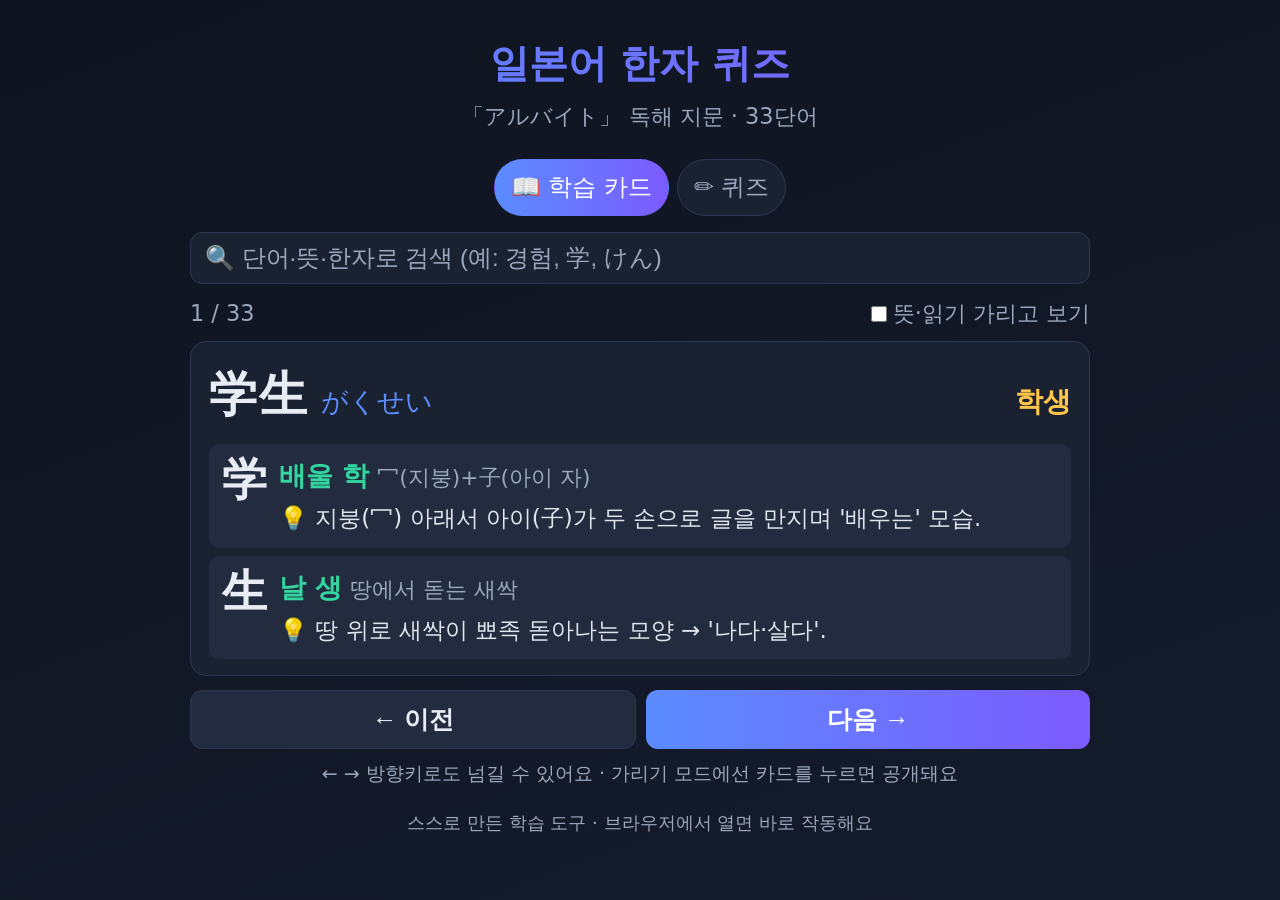
<file: 일본어한자퀴즈_아르바이트.html>
<!DOCTYPE html>
<html lang="ko">
<head>
<meta charset="UTF-8">
<meta name="viewport" content="width=device-width, initial-scale=1.0">
<title>일본어 한자 퀴즈 — アルバイト 지문</title>
<style>
  :root{
    --bg:#0f1420; --card:#1a2130; --card2:#232c3f; --line:#2d3850;
    --text:#e8edf5; --sub:#9aa7bd; --accent:#5b8cff; --accent2:#7c5bff;
    --ok:#33d69f; --ng:#ff5d6c; --gold:#ffc64b;
  }
  html{font-size:28px}
  *{box-sizing:border-box;margin:0;padding:0}
  body{
    font-family:'Malgun Gothic','Apple SD Gothic Neo',system-ui,sans-serif;
    background:linear-gradient(160deg,#0f1420,#141b2b);
    color:var(--text);min-height:100vh;padding:16px;line-height:1.55;
  }
  .wrap{max-width:900px;margin:0 auto}
  header{text-align:center;padding:18px 0 10px}
  header h1{font-size:1.4rem;background:linear-gradient(90deg,var(--accent),var(--accent2));
    -webkit-background-clip:text;background-clip:text;color:transparent}
  header p{color:var(--sub);font-size:.8rem;margin-top:4px}

  .tabs{display:flex;gap:8px;margin:16px 0;flex-wrap:wrap;justify-content:center}
  .tab{padding:9px 16px;border-radius:999px;background:var(--card);color:var(--sub);
    border:1px solid var(--line);cursor:pointer;font-size:.85rem;transition:.15s}
  .tab.active{background:linear-gradient(90deg,var(--accent),var(--accent2));color:#fff;border-color:transparent}
  .tab:hover{color:var(--text)}

  .panel{display:none}
  .panel.active{display:block;animation:fade .25s}
  @keyframes fade{from{opacity:0;transform:translateY(6px)}to{opacity:1;transform:none}}

  /* ---- 학습 카드 ---- */
  .searchbar{width:100%;padding:11px 14px;border-radius:12px;background:var(--card);
    border:1px solid var(--line);color:var(--text);font-size:.85rem;margin-bottom:12px}
  .searchbar::placeholder{color:var(--sub)}
  .flash-head{display:flex;justify-content:space-between;align-items:center;margin-bottom:10px;font-size:.8rem;color:var(--sub)}
  .hide-toggle{display:flex;align-items:center;gap:6px;cursor:pointer;user-select:none}
  .hide-toggle input{width:16px;height:16px;accent-color:var(--accent)}
  .wordcard{background:var(--card);border:1px solid var(--line);border-radius:16px;padding:16px 18px;margin-bottom:12px}
  .wordcard.flash{cursor:pointer}
  .wordcard .top{display:flex;align-items:baseline;gap:12px;flex-wrap:wrap}
  .wordcard .kanji{font-size:1.7rem;font-weight:700;letter-spacing:2px}
  .wordcard .yomi{color:var(--accent);font-size:.95rem}
  .wordcard .mean{color:var(--gold);font-size:1rem;margin-left:auto;font-weight:600}
  .chars{margin-top:12px;display:flex;flex-direction:column;gap:8px}
  .chrow{background:var(--card2);border-radius:10px;padding:11px 13px;display:flex;gap:12px;align-items:flex-start}
  .chrow .c{font-size:1.6rem;font-weight:700;min-width:40px;text-align:center;line-height:1.1}
  .chrow .cinfo{flex:1}
  .chrow .cline{display:flex;gap:8px;flex-wrap:wrap;align-items:baseline}
  .chrow .hun{color:var(--ok);font-weight:700;white-space:nowrap;font-size:.95rem}
  .chrow .parts{color:var(--sub);font-size:.78rem}
  .chrow .story{margin-top:5px;font-size:.82rem;color:var(--text);opacity:.96}
  .notes{margin-top:7px;display:flex;flex-direction:column;gap:4px}
  .note{font-size:.74rem;color:var(--sub);border-left:2px solid var(--accent);padding-left:8px;line-height:1.45}
  .wordcard .hidden-blur{filter:blur(8px);opacity:.5;transition:.15s}
  .nav{display:flex;gap:10px;margin-top:14px}
  .navbtn{flex:1}
  .nav-hint{text-align:center;color:var(--sub);font-size:.68rem;margin-top:10px}

  /* ---- 퀴즈 ---- */
  .quiz-setup{background:var(--card);border:1px solid var(--line);border-radius:16px;padding:20px;text-align:center}
  .quiz-setup h3{margin-bottom:14px;font-size:.95rem}
  .qtypes{display:flex;flex-direction:column;gap:10px;margin-bottom:16px}
  .qopt{display:flex;align-items:center;gap:10px;background:var(--card2);padding:12px 14px;
    border-radius:10px;cursor:pointer;text-align:left;border:1px solid transparent;font-size:.85rem}
  .qopt input{width:20px;height:20px;accent-color:var(--accent)}
  .btn{padding:12px 22px;border:none;border-radius:12px;font-size:.9rem;font-weight:600;
    cursor:pointer;background:linear-gradient(90deg,var(--accent),var(--accent2));color:#fff;transition:.15s}
  .btn:hover{filter:brightness(1.1)}
  .btn.ghost{background:var(--card2);color:var(--text);border:1px solid var(--line)}

  .qhead{display:flex;justify-content:space-between;align-items:center;margin-bottom:12px;font-size:.82rem;color:var(--sub)}
  .bar{height:6px;background:var(--card);border-radius:999px;overflow:hidden;margin-bottom:18px}
  .bar>div{height:100%;background:linear-gradient(90deg,var(--accent),var(--accent2));transition:width .3s}
  .qcard{background:var(--card);border:1px solid var(--line);border-radius:16px;padding:24px 18px;text-align:center}
  .qlabel{color:var(--sub);font-size:.8rem;margin-bottom:10px}
  .qmain{font-size:2.1rem;font-weight:700;letter-spacing:2px;margin-bottom:6px}
  .qsub{color:var(--accent);margin-bottom:20px;min-height:1.2em;font-size:.9rem}
  .choices{display:grid;gap:10px}
  .choice{padding:14px;border-radius:12px;background:var(--card2);border:1px solid var(--line);
    cursor:pointer;font-size:.9rem;transition:.12s;text-align:center}
  .choice:hover{border-color:var(--accent)}
  .choice.correct{background:rgba(51,214,159,.18);border-color:var(--ok);color:var(--ok);font-weight:700}
  .choice.wrong{background:rgba(255,93,108,.16);border-color:var(--ng);color:var(--ng)}
  .choice.disabled{cursor:default;pointer-events:none}
  .explain{margin-top:16px;background:var(--card2);border-radius:12px;padding:14px;text-align:left;display:none}
  .explain.show{display:block;animation:fade .2s}
  .explain .ex-word{font-size:1.05rem;font-weight:700;margin-bottom:8px}
  .explain .ex-word small{color:var(--accent);font-weight:400;margin-left:6px;font-size:.7rem}
  .explain .ex-c{color:var(--sub);font-size:.82rem;margin-top:8px}
  .explain .ex-c b{color:var(--ok)}
  .explain .ex-s{color:var(--text);font-size:.82rem;margin-top:3px}
  .explain .note{margin-top:4px}
  .next-wrap{margin-top:16px;text-align:center}

  .result{text-align:center;background:var(--card);border:1px solid var(--line);border-radius:16px;padding:30px 20px}
  .result .score{font-size:2.6rem;font-weight:800;background:linear-gradient(90deg,var(--accent),var(--accent2));
    -webkit-background-clip:text;background-clip:text;color:transparent}
  .result p{color:var(--sub);margin:8px 0 20px;font-size:.85rem}
  .wrong-list{text-align:left;margin-top:20px}
  .wrong-list h4{margin-bottom:8px;color:var(--ng);font-size:.85rem}
  .wrong-list .wi{background:var(--card2);border-radius:8px;padding:9px 12px;margin-bottom:6px;font-size:.8rem}
  .footer{text-align:center;color:var(--sub);font-size:.65rem;padding:20px 0}
</style>
</head>
<body>
<div class="wrap">
  <header>
    <h1>일본어 한자 퀴즈</h1>
    <p>「アルバイト」 독해 지문 · 33단어</p>
  </header>

  <div class="tabs">
    <div class="tab active" data-tab="study">📖 학습 카드</div>
    <div class="tab" data-tab="quiz">✏️ 퀴즈</div>
  </div>

  <!-- 학습 카드 -->
  <div class="panel active" id="study">
    <input class="searchbar" id="search" placeholder="🔍 단어·뜻·한자로 검색 (예: 경험, 学, けん)">
    <div class="flash-head">
      <span id="flashCount"></span>
      <label class="hide-toggle"><input type="checkbox" id="hideToggle"> 뜻·읽기 가리고 보기</label>
    </div>
    <div id="cardlist"></div>
    <div class="nav">
      <button class="btn ghost navbtn" id="prevBtn">← 이전</button>
      <button class="btn navbtn" id="nextCardBtn">다음 →</button>
    </div>
    <p class="nav-hint">← → 방향키로도 넘길 수 있어요 · 가리기 모드에선 카드를 누르면 공개돼요</p>
  </div>

  <!-- 퀴즈 -->
  <div class="panel" id="quiz">
    <div id="quiz-setup" class="quiz-setup">
      <h3>퀴즈 유형을 고르세요</h3>
      <div class="qtypes">
        <label class="qopt"><input type="checkbox" value="meaning" checked> 단어 → 뜻 맞히기</label>
        <label class="qopt"><input type="checkbox" value="reading" checked> 단어 → 읽기(히라가나) 맞히기</label>
        <label class="qopt"><input type="checkbox" value="char" checked> 한자 한 글자 → 훈음 맞히기</label>
      </div>
      <button class="btn" id="startBtn">퀴즈 시작 (20문제)</button>
    </div>

    <div id="quiz-play" style="display:none">
      <div class="qhead"><span id="qcount"></span><span id="qscore"></span></div>
      <div class="bar"><div id="qbar" style="width:0%"></div></div>
      <div class="qcard">
        <div class="qlabel" id="qlabel"></div>
        <div class="qmain" id="qmain"></div>
        <div class="qsub" id="qsub"></div>
        <div class="choices" id="choices"></div>
        <div class="explain" id="explain"></div>
        <div class="next-wrap" id="nextWrap" style="display:none">
          <button class="btn" id="nextBtn">다음 →</button>
        </div>
      </div>
    </div>

    <div id="quiz-result" style="display:none"></div>
  </div>

  <div class="footer">스스로 만든 학습 도구 · 브라우저에서 열면 바로 작동해요</div>
</div>

<script>
/* ===== 데이터: [한자, 훈음, 구성, 💡연상, 🔎복잡글자풀이(선택)] ===== */
const WORDS = [
 {w:"学生",y:"がくせい",m:"학생",c:[
   ["学","배울 학","冖(지붕)+子(아이 자)","지붕(冖) 아래서 아이(子)가 두 손으로 글을 만지며 '배우는' 모습."],
   ["生","날 생","땅에서 돋는 새싹","땅 위로 새싹이 뾰족 돋아나는 모양 → '나다·살다'."]]},
 {w:"一度",y:"いちど",m:"한 번",c:[
   ["一","한 일","가로획 하나","막대기 하나를 눕힌 모양 → 숫자 '하나'."],
   ["度","법도 도","广(집 엄)+又(손)","집(广) 안에서 손(又)으로 한 뼘 두 뼘 길이를 재는 모습 → '정도·횟수'. 一度=한 회.",
     ["广(엄호): 벼랑에 기대 지은 집","又(또 우): 오른손 모양"]]]},
 {w:"現在",y:"げんざい",m:"현재",c:[
   ["現","나타날 현","王(玉,옥)+見(볼 견)","옥(玉)을 닦자 광채가 눈(見)앞에 반짝 '나타남' → 지금 눈앞에 있는 때 = 현재.",
     ["王=玉(구슬 옥): 보석","見(볼 견): 目(눈)+儿(사람) → 사람이 눈으로 봄"]],
   ["在","있을 재","才(싹 재)+土(흙)","흙(土)을 뚫고 싹(才)이 나와 거기 '있음·존재'.",
     ["才(재주 재): 땅을 뚫고 나온 새싹 → 타고난 재능"]]]},
 {w:"高校生",y:"こうこうせい",m:"고등학생",c:[
   ["高","높을 고","높은 누각 모양","성문 위에 우뚝 솟은 망루(누각)를 그린 글자 → '높다'."],
   ["校","학교 교","木(나무)+交(사귈 교)","나무(木) 울타리 안에서 학생들이 어울리는(交) 곳 → '학교'.",
     ["交(사귈 교): 다리를 X자로 꼰 사람 → 엇갈리다·사귀다"]],
   ["生","날 생","돋는 새싹","새싹처럼 태어난 사람 → 学生·高校生의 生."]]},
 {w:"大学生",y:"だいがくせい",m:"대학생",c:[
   ["大","큰 대","팔다리 벌린 사람","사람이 팔다리를 한껏 벌리고 선 모습 → '크다'."],
   ["学","배울 학","冖(지붕)+子(아이)","지붕 아래 배우는 아이."],
   ["生","날 생","돋는 새싹","태어난 사람."]]},
 {w:"対象",y:"たいしょう",m:"대상",c:[
   ["対","대할 대","촛대+寸(손)","손(寸)으로 촛대를 상대 앞에 '마주' 세우는 모습 → '마주하다'.",
     ["寸(마디 촌): 손목까지 한 치 → 손·법도"]],
   ["象","코끼리 상","코끼리 모양","긴 코 코끼리를 통째로 그린 글자 → 모습·형상. 対象=마주하고(対) 있는 모습(象)."]]},
 {w:"経験",y:"けいけん",m:"경험",c:[
   ["経","지날 경","糸(실)+巠(곧을 경)","베틀에 곧게(巠) 걸린 세로 실(糸)=날실 → 처음부터 끝까지 '지나가는' 길.",
     ["巠(물줄기 경): 물이 곧게 흐르는 줄기"]],
   ["験","시험 험","馬(말)+僉(다 첨)","말(馬)을 여럿이 다 같이(僉) 몰아 보며 좋은 말인지 '시험'함. 経験=지나며(経) 시험해(験) 본 것.",
     ["僉(다 첨): 여러 사람이 모두 모임"]]]},
 {w:"以上",y:"いじょう",m:"이상",c:[
   ["以","써 이","쟁기를 든 사람","사람이 쟁기(도구)를 들고 일함 → '~을 가지고·~로써'."],
   ["上","위 상","기준선 위에 점","땅 기준선 위에 점을 콕 → '위'. 90%以上=90%를 딛고 그 위."]]},
 {w:"理由",y:"りゆう",m:"이유",c:[
   ["理","다스릴 리","王(玉,옥)+里(마을 리)","옥(玉)에 난 결을 마을(里)길처럼 따라가며 다듬음 → 이치를 '다스리다'.",
     ["里(마을 리): 田(밭)+土(흙) → 사람 사는 마을"]],
   ["由","말미암을 유","밭에서 싹이 솟음","밭(田)에서 싹이 위로 삐죽 → 무언가로 '말미암아(원인)' 생김."]]},
 {w:"社会",y:"しゃかい",m:"사회",c:[
   ["社","모일 사","示(보일 시)+土(흙)","흙(土) 위 제단(示) 앞에 마을 사람이 다 모여 제사 → 공동체.",
     ["示(보일 시): 제단 모양 → 신·제사 관련 부수"]],
   ["会","모일 회","人(사람)+云(구름 운)","사람들(人)이 구름(云)처럼 뭉게뭉게 몰려드는 '모임'.",
     ["云(구름 운): 뭉게뭉게 피어난 구름"]]]},
 {w:"勉強",y:"べんきょう",m:"공부",c:[
   ["勉","힘쓸 면","免(면할 면)+力(힘)","곤경에서 벗어나려(免) 힘(力)껏 애쓰는 모습 → '힘쓰다'.",
     ["免(면할 면): 투구를 벗는 사람 → 벗다·피하다"]],
   ["強","강할 강","弓(활)+虫(벌레)","활시위(弓)처럼 질긴 벌레(虫) → 세고 '강하다'.",
     ["⚠️ 勉強(べんきょう)=공부는 일본식 의미 — '억지로(強) 힘써(勉) 하는 것'이 공부가 됨. 한국 한자어에 없으니 통암기"]]]},
 {w:"人間関係",y:"にんげんかんけい",m:"인간관계",c:[
   ["人","사람 인","걷는 사람","두 다리로 걸어가는 '사람'의 옆모습."],
   ["間","사이 간","門(문)+日(해)","닫힌 문(門) 틈으로 햇빛(日)이 새어드는 '사이'."],
   ["関","빗장 관","門(문)+빗장 묶음","문(門)에 실로 빗장을 엮어 잠근 모양 → 서로 얽어매는 '관계·관문'."],
   ["係","맬 계","亻(사람)+系(이을 계)","사람(亻)들을 실로 이어(系) 묶음 → 서로 '매인' 사이.",
     ["系(이을 계): 실(糸)을 손으로 걸어 잇는 모양"]]]},
 {w:"将来",y:"しょうらい",m:"장래·미래",c:[
   ["将","장차 장","爿(침상)+月(고기)+寸(손)","제사상(爿) 앞에서 고기(月)를 손(寸)에 받쳐 든 대장 → '장수', 앞장설 사람 → '장차'.",
     ["爿(나뭇조각 장): 통나무를 세로로 쪼갠 조각"]],
   ["来","올 래","보리 이삭 모양","하늘이 내려준 보리(이삭)가 '오다'. 将来=장차(将) 올(来) 날."]]},
 {w:"就職",y:"しゅうしょく",m:"취직",c:[
   ["就","나아갈 취","京(언덕)+尤(더욱 우)","높은 언덕(京) 위로 더욱(尤) 나아가 자리 잡음 → '나아가다·앉다'.",
     ["京(서울 경): 언덕 위 높은 집 → 도읍","尤(더욱 우): 특별히 더"]],
   ["職","직분 직","耳(귀)+戠(새길 시)","지시를 귀(耳)로 새겨듣고(戠) 해내는 맡은 일 → '직분'. 就職=직(職)에 나아감(就).",
     ["戠(새길 시): 音(소리)+戈(창=새김칼) → 새겨 넣다"]]]},
 {w:"卒業",y:"そつぎょう",m:"졸업",c:[
   ["卒","마칠 졸","옷(衣)에 표식 단 병졸","군복(衣)에 표식(十)을 단 병졸 → 병역을 다 '마친' 사람 → 끝내다."],
   ["業","업 업","악기 거는 널판","종·북 걸던 톱니 널판 → 손 많이 가는 '일·학업'. 卒業=학업(業)을 마침(卒)."]]},
 {w:"有利",y:"ゆうり",m:"유리(함)",c:[
   ["有","있을 유","又(손)+月(고기)","손에 고기 한 덩이를 떡하니 쥐고 '가지고 있음'."],
   ["利","이할 리","禾(벼)+刂(선칼도)","잘 여문 벼(禾)를 칼(刂)로 베어 거두는 이득. 有利=이로움(利)이 있음(有).",
     ["刂(선칼도): 刀(칼)가 글자 옆에 올 때 모양"]]]},
 {w:"仕事",y:"しごと",m:"일·업무",c:[
   ["仕","섬길 사","亻(사람)+士(선비 사)","선비(士)가 사람(亻)을 곁에서 모시며 일함 → '섬기다·일하다'.",
     ["士(선비 사): 하나(一)를 배우면 열(十)을 아는 사람"]],
   ["事","일 사","손에 붓을 쥔 모양","손(又)에 붓·기록 도구를 쥐고 문서를 처리하는 관리 → '일·사무'.",
     ["⚠️ 仕事(しごと)는 훈독 — し(하다)+ごと(일)로 통암기"]]]},
 {w:"自分",y:"じぶん",m:"자기·자신",c:[
   ["自","스스로 자","코 모양","'나'라고 말할 때 손가락으로 자기 코(自)를 가리킴 → '스스로'."],
   ["分","나눌 분","八(가를 팔)+刀(칼)","칼(刀)로 둘로 딱 가름(八) → 나눔·몫. 自分=스스로(自)에게 나뉜 몫(分) = 나 자신."]]},
 {w:"学費",y:"がくひ",m:"학비",c:[
   ["学","배울 학","冖(지붕)+子(아이)","지붕 아래 배우는 아이."],
   ["費","쓸 비","弗(흩어질 불)+貝(조개 패)","돈(貝)이 사방으로 흩어져(弗) 나감 → '쓰다·비용'.",
     ["貝(조개 패): 옛날 조개껍데기 화폐 → 돈·재물","弗(아닐 불): 여기선 활대가 튕겨 흩어지는 모양"]]]},
 {w:"生活費",y:"せいかつひ",m:"생활비",c:[
   ["生","날 생","돋는 새싹","살아감."],
   ["活","살 활","氵(물)+舌(혀 설)","혀(舌)가 물(氵)에 젖어 촉촉 → 물 만난 고기처럼 '살아 있다·활기'."],
   ["費","쓸 비","弗(흩어질)+貝(돈)","돈이 흩어져 나감 → 비용. 生活費=살아가는 데 드는 돈."]]},
 {w:"趣味",y:"しゅみ",m:"취미",c:[
   ["趣","뜻 취","走(달릴 주)+取(가질 취)","마음이 그쪽으로 달려가(走) 꼭 붙잡는(取) 것 → '취미·취향'.",
     ["取(가질 취): 耳(귀)+又(손) → 손으로 귀를 잡아 가짐"]],
   ["味","맛 미","口(입)+未(아닐 미)","입(口)에 넣고 음미하는 '맛'. 趣味=마음이 달려가 맛보는 것.",
     ["未(아닐 미): 나무 위 아직 덜 자란 가지 → '아직 ~아니다'"]]]},
 {w:"大切",y:"たいせつ",m:"소중함",c:[
   ["大","큰 대","팔다리 벌린 사람","'크다'."],
   ["切","끊을 절","七(칼자국)+刀(칼)","칼(刀)로 딱 잘라(七) 끊음.",
     ["⚠️ 大切(たいせつ)=소중함은 일본식 의미 — '크게(大) 잘라(切) 따로 둘 만큼 귀한 것'으로 연상해 통암기"]]]},
 {w:"時間",y:"じかん",m:"시간",c:[
   ["時","때 시","日(해)+寺(관청 사)","해(日)가 관청(寺) 일정표대로 어김없이 움직이는 '때'.",
     ["寺(절 사): 본래 '관청', 나중에 '절'이 됨"]],
   ["間","사이 간","門(문)+日(해)","문틈으로 새는 햇빛 → '사이'. 時間=때와 때의 사이."]]},
 {w:"半数",y:"はんすう",m:"반수·절반",c:[
   ["半","반 반","八(가름)+牛(소)","소(牛) 한 마리를 둘로 딱 가른(八) '절반'."],
   ["数","셈 수","婁(쌓을 루)+攵(칠 복)","쌓아 놓은 것(婁)을 막대로 짚어 가며(攵) 하나하나 '세다'.",
     ["攵(칠 복): 손에 막대를 든 모양 → 치다·두드리다"]]]},
 {w:"禁止",y:"きんし",m:"금지",c:[
   ["禁","금할 금","林(수풀)+示(제단)","신성한 숲(林)의 제단(示)엔 아무나 못 들어감 → '금하다'."],
   ["止","그칠 지","발자국 모양","발(止)을 그 자리에 딱 멈춤. 禁止=금하여 멈추게 함."]]},
 {w:"単純",y:"たんじゅん",m:"단순",c:[
   ["単","홑 단","끝 갈라진 사냥도구","Y자로 갈라진 사냥도구/방패 하나 → '홑·하나'."],
   ["純","순수할 순","糸(실)+屯(모일 둔)","갓 뽑아 아직 물들이지 않은 생실(糸) → '순수·순진'.",
     ["屯(진칠 둔): 새싹이 움츠려 모인 모양"]]]},
 {w:"一方",y:"いっぽう",m:"한편",c:[
   ["一","한 일","가로획 하나","'하나'."],
   ["方","모 방","쟁기 모양","쟁기 날이 가리키는 '방향·쪽'. 一方=한(一) 쪽(方) → 한편."]]},
 {w:"意見",y:"いけん",m:"의견",c:[
   ["意","뜻 의","音(소리)+心(마음)","마음(心)속에서 울려 나오는 소리(音) = '뜻'."],
   ["見","볼 견","目(눈)+儿(사람)","사람(儿) 몸 위에 커다란 눈(目) 하나 — 보는 것. 意見=마음의 뜻을 내보인 '견해'."]]},
 {w:"役に立つ",y:"やくにたつ",m:"도움이 되다",c:[
   ["役","부릴 역","彳(길)+殳(몽둥이 수)","몽둥이(殳) 들고 길(彳) 떠나 나랏일에 '부려짐' → 역할·임무.",
     ["殳(몽둥이 수): 손에 든 창·몽둥이"]],
   ["立","설 립","땅 위 사람","역할(役)이 제 자리에 딱 서면(立) '도움이 된다'.",
     ["⚠️ 役に立つ(やくにたつ)=도움이 되다 — 관용구로 통암기"]]]},
 {w:"働く",y:"はたらく",m:"일하다",c:[
   ["働","일할 동","亻(사람)+動(움직일 동)","사람(亻)이 몸을 움직여(動) '일함'.",
     ["動(움직일 동): 重(무거울 중)+力(힘) → 무거운 것을 힘으로 움직임","⚠️ 働는 일본에서 만든 한자(和製漢字)! はたらく는 훈독"]]]},
 {w:"答える",y:"こたえる",m:"대답하다",c:[
   ["答","대답 답","竹(대나무)+合(합할 합)","대나무(竹) 쪽지 질문에 꼭 맞게(合) 돌려보내는 '대답'.",
     ["合(합할 합): 그릇 입(口)에 뚜껑이 딱 맞음","⚠️ こたえる는 훈독(오쿠리가나 える)"]]]},
 {w:"積む",y:"つむ",m:"쌓다",c:[
   ["積","쌓을 적","禾(벼)+責(꾸짖을 책)","볏단(禾)을 빚 갚듯 책임지고(責) 차곡차곡 '쌓음'. 経験を積む=경험을 쌓다.",
     ["責(꾸짖을 책): 가시(朿)+돈(貝) → 빚 갚으라 재촉 → 책임","⚠️ つむ는 훈독"]]]},
 {w:"挙げる",y:"あげる",m:"들다·(예로) 들다",c:[
   ["挙","들 거","여러 손+手(손)","여러 사람이 더불어 손(手)으로 받들어 '들어 올림'. 理由を挙げる=이유를 (예로) 들다.",
     ["⚠️ あげる는 훈독(오쿠리가나 げる)"]]]}
];

/* ===== 탭 전환 ===== */
document.querySelectorAll('.tab').forEach(t=>{
  t.onclick=()=>{
    document.querySelectorAll('.tab').forEach(x=>x.classList.remove('active'));
    document.querySelectorAll('.panel').forEach(x=>x.classList.remove('active'));
    t.classList.add('active');
    document.getElementById(t.dataset.tab).classList.add('active');
  };
});

/* ===== 학습 카드 (한 장씩 넘기기) ===== */
let flashList=WORDS.slice();
let flashIdx=0;
let flashRevealed=false;

function notesHtml(arr){
  if(!arr||!arr.length)return '';
  return `<div class="notes">${arr.map(n=>`<div class="note">🔎 ${n}</div>`).join('')}</div>`;
}
function charRow(c){
  return `<div class="chrow"><span class="c">${c[0]}</span>
    <div class="cinfo">
      <div class="cline"><span class="hun">${c[1]}</span><span class="parts">${c[2]}</span></div>
      <div class="story">💡 ${c[3]}</div>${notesHtml(c[4])}
    </div></div>`;
}

function renderCard(){
  const box=document.getElementById('cardlist');
  const hide=document.getElementById('hideToggle').checked;
  if(!flashList.length){
    box.innerHTML='<p style="color:var(--sub);text-align:center;padding:40px">검색 결과가 없어요</p>';
    document.getElementById('flashCount').textContent='';
    return;
  }
  if(flashIdx>=flashList.length)flashIdx=0;
  const x=flashList[flashIdx];
  const blur=(hide && !flashRevealed)?' hidden-blur':'';
  box.innerHTML=`
    <div class="wordcard flash" id="theCard">
      <div class="top">
        <span class="kanji">${x.w}</span>
        <span class="yomi${blur}">${x.y}</span>
        <span class="mean${blur}">${x.m}</span>
      </div>
      <div class="chars${blur}">${x.c.map(charRow).join('')}</div>
    </div>`;
  document.getElementById('flashCount').textContent=`${flashIdx+1} / ${flashList.length}`;
  document.getElementById('theCard').onclick=()=>{
    if(hide && !flashRevealed){flashRevealed=true;renderCard();}
  };
}
function goCard(step){
  if(!flashList.length)return;
  flashIdx=(flashIdx+step+flashList.length)%flashList.length;
  flashRevealed=false;
  renderCard();
}
document.getElementById('prevBtn').onclick=()=>goCard(-1);
document.getElementById('nextCardBtn').onclick=()=>goCard(1);
document.getElementById('hideToggle').onchange=()=>{flashRevealed=false;renderCard();};
document.getElementById('search').oninput=e=>{
  const f=e.target.value.trim().toLowerCase();
  flashList=WORDS.filter(x=>!f || x.w.includes(f)||x.y.includes(f)||x.m.toLowerCase().includes(f)
    || x.c.some(c=>c[0].includes(f)||c[1].toLowerCase().includes(f)));
  flashIdx=0;flashRevealed=false;renderCard();
};
document.addEventListener('keydown',e=>{
  if(!document.getElementById('study').classList.contains('active'))return;
  if(document.activeElement.id==='search')return;
  if(e.key==='ArrowLeft')goCard(-1);
  if(e.key==='ArrowRight')goCard(1);
});
renderCard();

/* ===== 퀴즈 ===== */
const shuffle=a=>a.map(v=>[Math.random(),v]).sort((p,q)=>p[0]-q[0]).map(p=>p[1]);
const CHARMAP={};
WORDS.forEach(x=>x.c.forEach(c=>{CHARMAP[c[0]]={hun:c[1],parts:c[2],story:c[3],notes:c[4]}}));
const CHARS=Object.keys(CHARMAP).map(k=>({ch:k,...CHARMAP[k]}));

let quiz={list:[],i:0,score:0,wrong:[]};

document.getElementById('startBtn').onclick=()=>{
  const types=[...document.querySelectorAll('.qtypes input:checked')].map(i=>i.value);
  if(!types.length){alert('퀴즈 유형을 하나 이상 고르세요');return;}
  const pool=[];
  types.forEach(t=>{
    if(t==='char') CHARS.forEach(c=>pool.push({type:'char',data:c}));
    else WORDS.forEach(w=>pool.push({type:t,data:w}));
  });
  quiz={list:shuffle(pool).slice(0,20),i:0,score:0,wrong:[]};
  document.getElementById('quiz-setup').style.display='none';
  document.getElementById('quiz-result').style.display='none';
  document.getElementById('quiz-play').style.display='block';
  showQ();
};

function showQ(){
  const q=quiz.list[quiz.i];
  document.getElementById('qcount').textContent=`${quiz.i+1} / ${quiz.list.length}`;
  document.getElementById('qscore').textContent=`⭐ ${quiz.score}점`;
  document.getElementById('qbar').style.width=(quiz.i/quiz.list.length*100)+'%';
  document.getElementById('explain').classList.remove('show');
  document.getElementById('nextWrap').style.display='none';

  let label,main,sub,answer,options;
  if(q.type==='meaning'){
    label='이 단어의 뜻은?';main=q.data.w;sub=q.data.y;answer=q.data.m;
    options=buildOpts(answer,WORDS.map(x=>x.m));
  }else if(q.type==='reading'){
    label='이 단어의 읽기는?';main=q.data.w;sub=q.data.m;answer=q.data.y;
    options=buildOpts(answer,WORDS.map(x=>x.y));
  }else{
    label='이 한자의 뜻·음은?';main=q.data.ch;sub='';answer=q.data.hun;
    options=buildOpts(answer,CHARS.map(x=>x.hun));
  }
  document.getElementById('qlabel').textContent=label;
  document.getElementById('qmain').textContent=main;
  document.getElementById('qsub').textContent=sub;

  const cbox=document.getElementById('choices');
  cbox.innerHTML='';
  options.forEach(opt=>{
    const d=document.createElement('div');
    d.className='choice';d.textContent=opt;
    d.onclick=()=>pick(d,opt,answer,q);
    cbox.appendChild(d);
  });
}

function buildOpts(answer,all){
  const others=shuffle([...new Set(all.filter(x=>x!==answer))]).slice(0,3);
  return shuffle([answer,...others]);
}

function pick(el,opt,answer,q){
  document.querySelectorAll('.choice').forEach(c=>{
    c.classList.add('disabled');
    if(c.textContent===answer)c.classList.add('correct');
  });
  const ok=opt===answer;
  if(ok)quiz.score++;
  else{el.classList.add('wrong');quiz.wrong.push({q,answer});}
  document.getElementById('qscore').textContent=`⭐ ${quiz.score}점`;

  const ex=document.getElementById('explain');
  if(q.type==='char'){
    ex.innerHTML=`<div class="ex-word">${q.data.ch} <small>${q.data.hun}</small></div>
      <div class="ex-c">${q.data.parts}</div>
      <div class="ex-s">💡 ${q.data.story}</div>${notesHtml(q.data.notes)}`;
  }else{
    const w=q.data;
    ex.innerHTML=`<div class="ex-word">${w.w} <small>${w.y} · ${w.m}</small></div>`+
      w.c.map(c=>`<div class="ex-c"><b>${c[0]} ${c[1]}</b> — ${c[2]}</div><div class="ex-s">💡 ${c[3]}</div>${notesHtml(c[4])}`).join('');
  }
  ex.classList.add('show');
  document.getElementById('nextWrap').style.display='block';
}

document.getElementById('nextBtn').onclick=()=>{
  quiz.i++;
  if(quiz.i>=quiz.list.length)showResult();
  else showQ();
};

function showResult(){
  document.getElementById('quiz-play').style.display='none';
  const box=document.getElementById('quiz-result');
  box.style.display='block';
  const pct=Math.round(quiz.score/quiz.list.length*100);
  let msg = pct===100?'완벽해요! 🎉':pct>=80?'훌륭해요! 👏':pct>=60?'좋아요, 조금만 더! 💪':'복습이 필요해요 📚';
  box.innerHTML=`
    <div class="result">
      <div class="score">${quiz.score} / ${quiz.list.length}</div>
      <p>${pct}점 · ${msg}</p>
      <button class="btn" onclick="location.reload()">다시 풀기</button>
      ${quiz.wrong.length?`<div class="wrong-list"><h4>틀린 문제 복습 (${quiz.wrong.length})</h4>
        ${quiz.wrong.map(x=>{
          const q=x.q;
          if(q.type==='char')return `<div class="wi">${q.data.ch} → <b>${q.data.hun}</b></div>`;
          return `<div class="wi">${q.data.w} (${q.data.y}) → <b>${x.answer}</b></div>`;
        }).join('')}</div>`:''}
    </div>`;
}
</script>
</body>
</html>
</file>
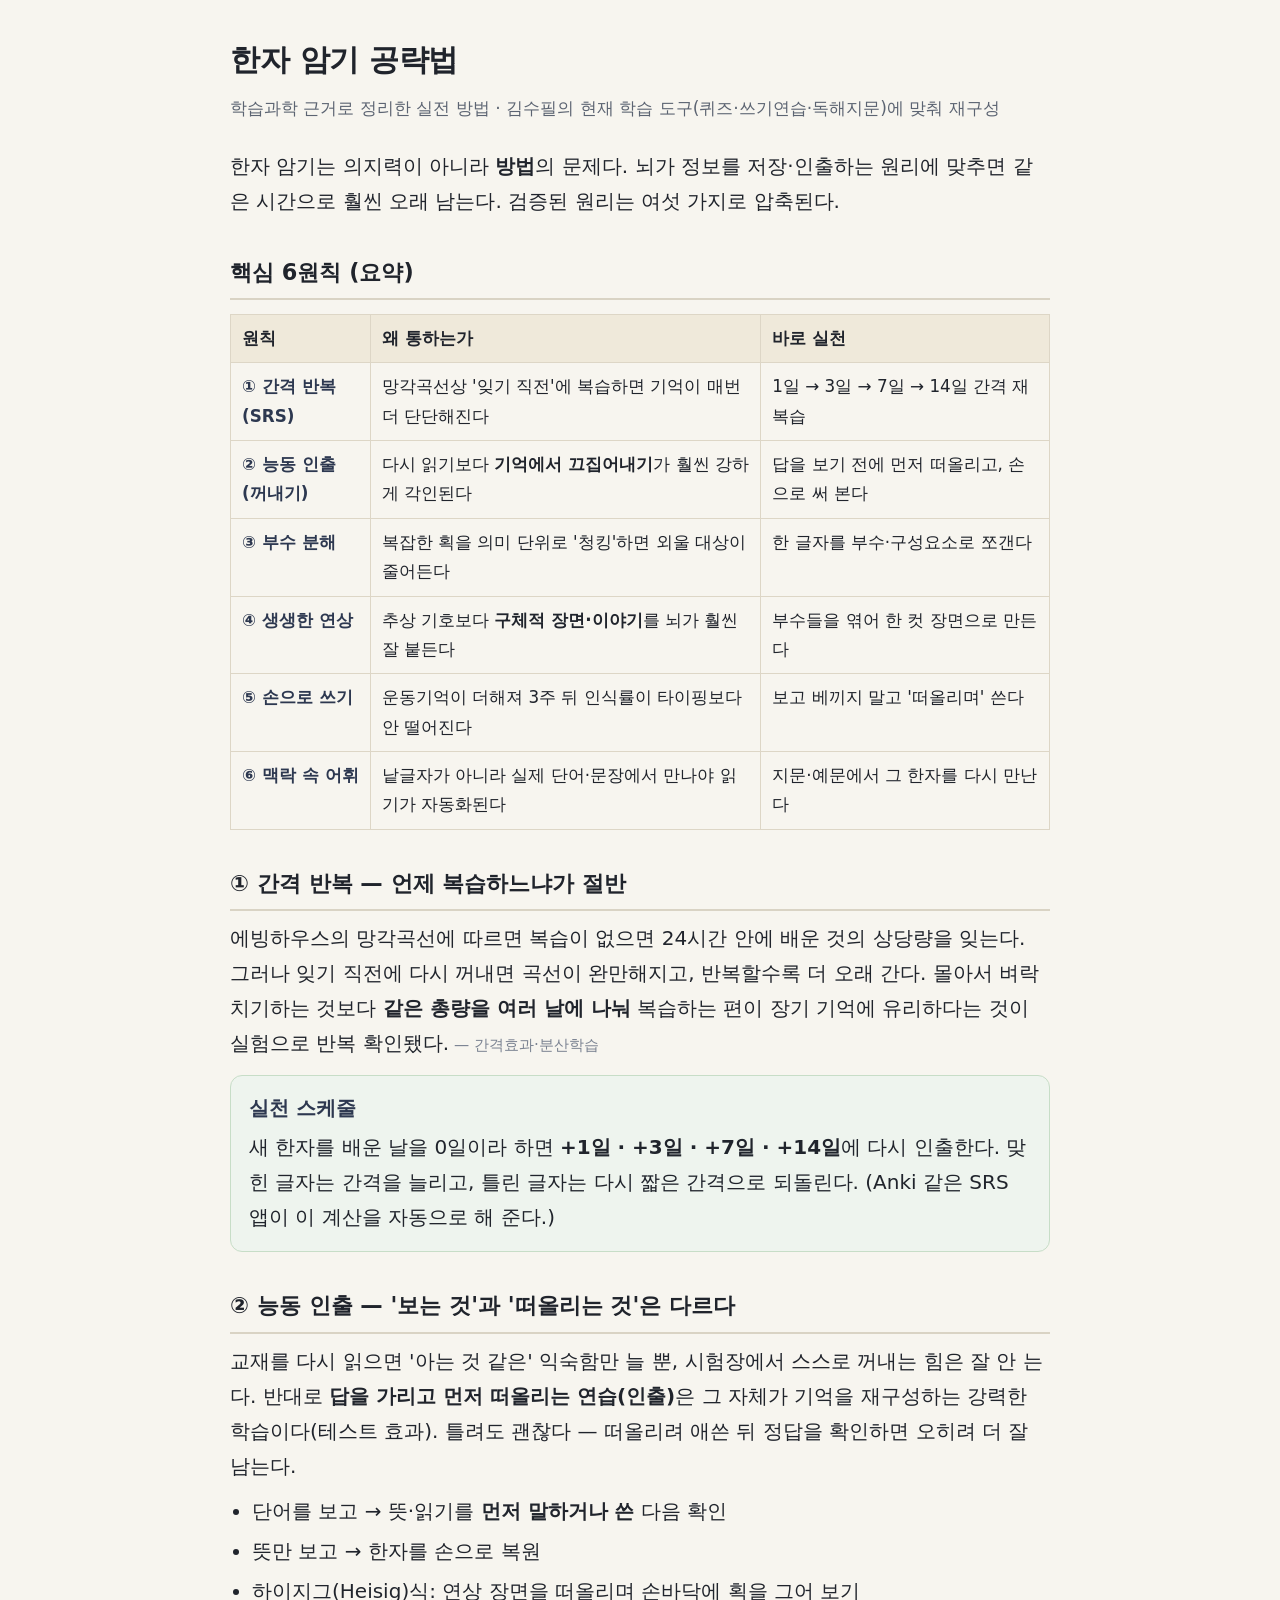
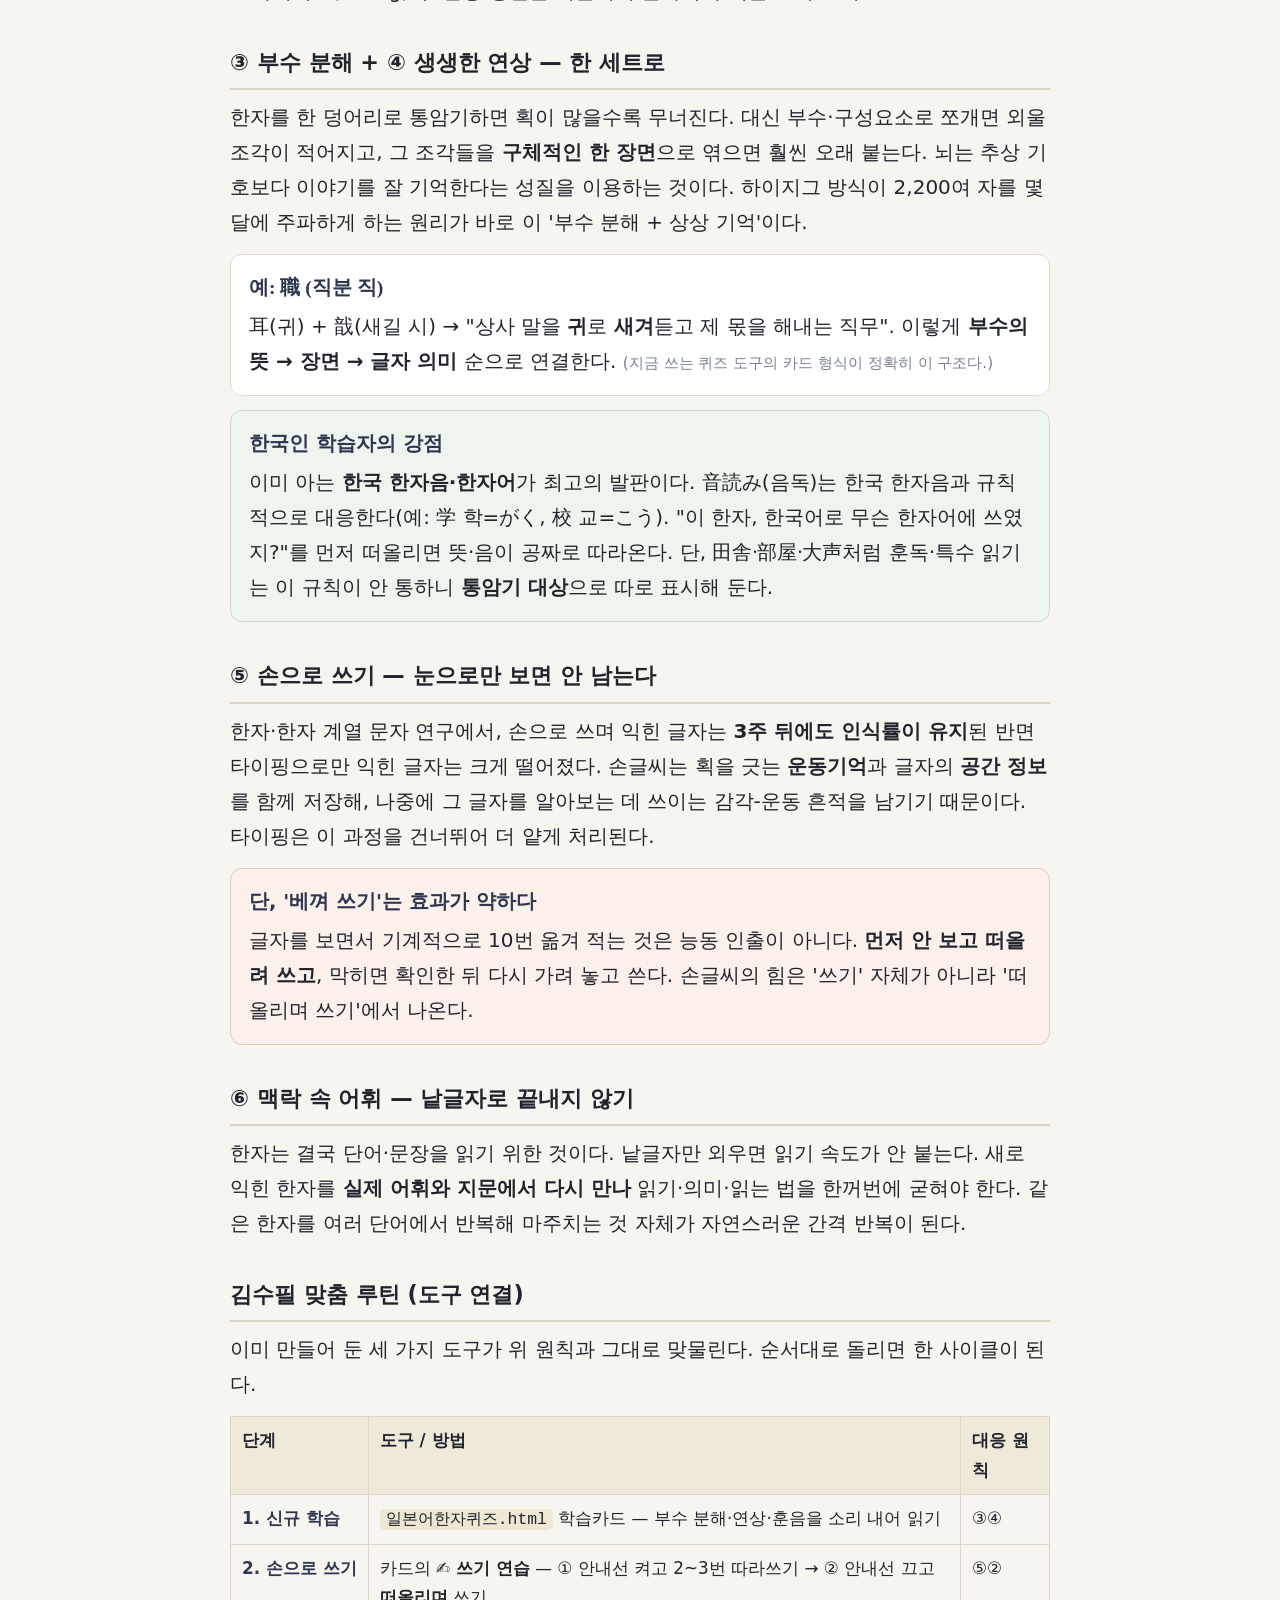
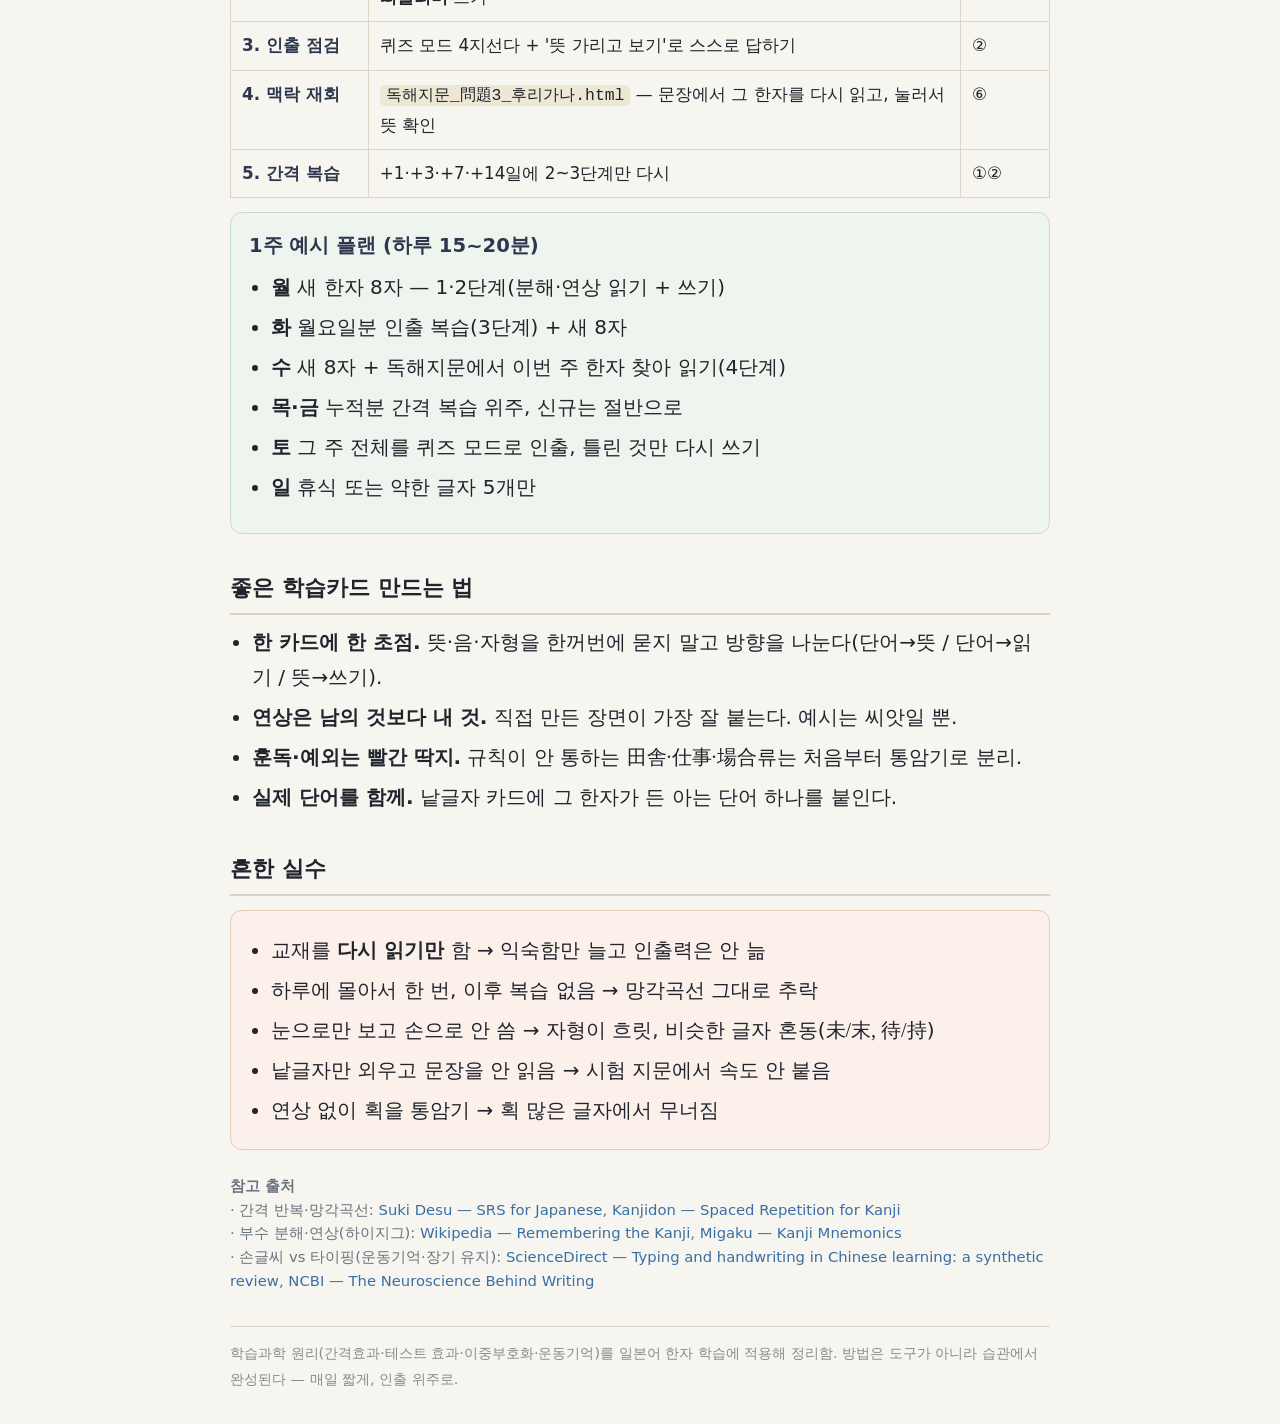
<file: 한자_암기_공략법.html>
<!DOCTYPE html>
<html lang="ko">
<head>
<meta charset="UTF-8">
<meta name="viewport" content="width=device-width, initial-scale=1.0">
<title>한자 암기 공략법 — 근거 기반 정리</title>
<style>
  html{font-size:20px}
  *{box-sizing:border-box;margin:0;padding:0}
  body{font-family:'Malgun Gothic','Apple SD Gothic Neo',system-ui,sans-serif;
    background:#f7f5ef;color:#20242c;line-height:1.75;padding:34px 18px}
  .wrap{max-width:820px;margin:0 auto}
  h1{font-size:1.5rem;letter-spacing:-.01em;margin-bottom:6px}
  .lead{color:#5c6472;font-size:.86rem;margin-bottom:26px}
  h2{font-size:1.12rem;margin:34px 0 10px;padding-bottom:6px;border-bottom:2px solid #d9d3c4}
  h3{font-size:.98rem;margin:18px 0 4px;color:#2d3850}
  p{margin-bottom:10px}
  .jp{font-family:'Yu Mincho','Noto Serif JP',serif}
  table{border-collapse:collapse;width:100%;margin:14px 0;font-size:.84rem}
  th,td{border:1px solid #ddd6c6;padding:9px 11px;text-align:left;vertical-align:top}
  th{background:#efe9da;font-weight:700}
  td.k{white-space:nowrap;font-weight:700;color:#2d3850}
  .box{background:#fff;border:1px solid #e3ddcd;border-radius:12px;padding:16px 18px;margin:14px 0}
  .box.tip{background:#eef4ee;border-color:#c7ddc7}
  .box.warn{background:#fbf1ea;border-color:#e6cbb6}
  .box h3{margin-top:0}
  ul,ol{margin:6px 0 12px 22px}
  li{margin-bottom:5px}
  .ev{font-size:.76rem;color:#7a8291}
  .tag{display:inline-block;font-size:.68rem;background:#2d3850;color:#fff;border-radius:6px;padding:1px 7px;margin-right:6px;vertical-align:2px}
  .src{font-size:.74rem;color:#6b7280;line-height:1.6}
  .src a{color:#3a6ea5;text-decoration:none}
  code{background:#eee7d4;border-radius:5px;padding:1px 6px;font-size:.82rem}
  .foot{margin-top:34px;padding-top:14px;border-top:1px solid #ddd6c6;color:#8a8a8a;font-size:.72rem}
</style>
</head>
<body>
<div class="wrap">
  <h1>한자 암기 공략법</h1>
  <div class="lead">학습과학 근거로 정리한 실전 방법 · 김수필의 현재 학습 도구(퀴즈·쓰기연습·독해지문)에 맞춰 재구성</div>

  <p>한자 암기는 의지력이 아니라 <b>방법</b>의 문제다. 뇌가 정보를 저장·인출하는 원리에 맞추면 같은 시간으로 훨씬 오래 남는다. 검증된 원리는 여섯 가지로 압축된다.</p>

  <h2>핵심 6원칙 (요약)</h2>
  <table>
    <tr><th>원칙</th><th>왜 통하는가</th><th>바로 실천</th></tr>
    <tr><td class="k">① 간격 반복<br>(SRS)</td><td>망각곡선상 '잊기 직전'에 복습하면 기억이 매번 더 단단해진다</td><td>1일 → 3일 → 7일 → 14일 간격 재복습</td></tr>
    <tr><td class="k">② 능동 인출<br>(꺼내기)</td><td>다시 읽기보다 <b>기억에서 끄집어내기</b>가 훨씬 강하게 각인된다</td><td>답을 보기 전에 먼저 떠올리고, 손으로 써 본다</td></tr>
    <tr><td class="k">③ 부수 분해</td><td>복잡한 획을 의미 단위로 '청킹'하면 외울 대상이 줄어든다</td><td>한 글자를 부수·구성요소로 쪼갠다</td></tr>
    <tr><td class="k">④ 생생한 연상</td><td>추상 기호보다 <b>구체적 장면·이야기</b>를 뇌가 훨씬 잘 붙든다</td><td>부수들을 엮어 한 컷 장면으로 만든다</td></tr>
    <tr><td class="k">⑤ 손으로 쓰기</td><td>운동기억이 더해져 3주 뒤 인식률이 타이핑보다 안 떨어진다</td><td>보고 베끼지 말고 '떠올리며' 쓴다</td></tr>
    <tr><td class="k">⑥ 맥락 속 어휘</td><td>낱글자가 아니라 실제 단어·문장에서 만나야 읽기가 자동화된다</td><td>지문·예문에서 그 한자를 다시 만난다</td></tr>
  </table>

  <h2>① 간격 반복 — 언제 복습하느냐가 절반</h2>
  <p>에빙하우스의 망각곡선에 따르면 복습이 없으면 24시간 안에 배운 것의 상당량을 잊는다. 그러나 잊기 직전에 다시 꺼내면 곡선이 완만해지고, 반복할수록 더 오래 간다. 몰아서 벼락치기하는 것보다 <b>같은 총량을 여러 날에 나눠</b> 복습하는 편이 장기 기억에 유리하다는 것이 실험으로 반복 확인됐다.<span class="ev"> — 간격효과·분산학습</span></p>
  <div class="box tip"><h3>실천 스케줄</h3>새 한자를 배운 날을 0일이라 하면 <b>+1일 · +3일 · +7일 · +14일</b>에 다시 인출한다. 맞힌 글자는 간격을 늘리고, 틀린 글자는 다시 짧은 간격으로 되돌린다. (Anki 같은 SRS 앱이 이 계산을 자동으로 해 준다.)</div>

  <h2>② 능동 인출 — '보는 것'과 '떠올리는 것'은 다르다</h2>
  <p>교재를 다시 읽으면 '아는 것 같은' 익숙함만 늘 뿐, 시험장에서 스스로 꺼내는 힘은 잘 안 는다. 반대로 <b>답을 가리고 먼저 떠올리는 연습(인출)</b>은 그 자체가 기억을 재구성하는 강력한 학습이다(테스트 효과). 틀려도 괜찮다 — 떠올리려 애쓴 뒤 정답을 확인하면 오히려 더 잘 남는다.</p>
  <ul>
    <li>단어를 보고 → 뜻·읽기를 <b>먼저 말하거나 쓴</b> 다음 확인</li>
    <li>뜻만 보고 → 한자를 손으로 복원</li>
    <li>하이지그(Heisig)식: 연상 장면을 떠올리며 손바닥에 획을 그어 보기</li>
  </ul>

  <h2>③ 부수 분해 + ④ 생생한 연상 — 한 세트로</h2>
  <p>한자를 한 덩어리로 통암기하면 획이 많을수록 무너진다. 대신 부수·구성요소로 쪼개면 외울 조각이 적어지고, 그 조각들을 <b>구체적인 한 장면</b>으로 엮으면 훨씬 오래 붙는다. 뇌는 추상 기호보다 이야기를 잘 기억한다는 성질을 이용하는 것이다. 하이지그 방식이 2,200여 자를 몇 달에 주파하게 하는 원리가 바로 이 '부수 분해 + 상상 기억'이다.</p>
  <div class="box"><h3 class="jp">예: 職 (직분 직)</h3>
    <span class="jp">耳</span>(귀) + <span class="jp">戠</span>(새길 시) → "상사 말을 <b>귀</b>로 <b>새겨</b>듣고 제 몫을 해내는 직무". 이렇게 <b>부수의 뜻 → 장면 → 글자 의미</b> 순으로 연결한다. <span class="ev">(지금 쓰는 퀴즈 도구의 카드 형식이 정확히 이 구조다.)</span></div>
  <div class="box tip"><h3>한국인 학습자의 강점</h3>이미 아는 <b>한국 한자음·한자어</b>가 최고의 발판이다. 音読み(음독)는 한국 한자음과 규칙적으로 대응한다(예: 学 학=がく, 校 교=こう). "이 한자, 한국어로 무슨 한자어에 쓰였지?"를 먼저 떠올리면 뜻·음이 공짜로 따라온다. 단, <span class="jp">田舎·部屋·大声</span>처럼 훈독·특수 읽기는 이 규칙이 안 통하니 <b>통암기 대상</b>으로 따로 표시해 둔다.</div>

  <h2>⑤ 손으로 쓰기 — 눈으로만 보면 안 남는다</h2>
  <p>한자·한자 계열 문자 연구에서, 손으로 쓰며 익힌 글자는 <b>3주 뒤에도 인식률이 유지</b>된 반면 타이핑으로만 익힌 글자는 크게 떨어졌다. 손글씨는 획을 긋는 <b>운동기억</b>과 글자의 <b>공간 정보</b>를 함께 저장해, 나중에 그 글자를 알아보는 데 쓰이는 감각-운동 흔적을 남기기 때문이다. 타이핑은 이 과정을 건너뛰어 더 얕게 처리된다.</p>
  <div class="box warn"><h3>단, '베껴 쓰기'는 효과가 약하다</h3>글자를 보면서 기계적으로 10번 옮겨 적는 것은 능동 인출이 아니다. <b>먼저 안 보고 떠올려 쓰고</b>, 막히면 확인한 뒤 다시 가려 놓고 쓴다. 손글씨의 힘은 '쓰기' 자체가 아니라 '떠올리며 쓰기'에서 나온다.</div>

  <h2>⑥ 맥락 속 어휘 — 낱글자로 끝내지 않기</h2>
  <p>한자는 결국 단어·문장을 읽기 위한 것이다. 낱글자만 외우면 읽기 속도가 안 붙는다. 새로 익힌 한자를 <b>실제 어휘와 지문에서 다시 만나</b> 읽기·의미·읽는 법을 한꺼번에 굳혀야 한다. 같은 한자를 여러 단어에서 반복해 마주치는 것 자체가 자연스러운 간격 반복이 된다.</p>

  <h2>김수필 맞춤 루틴 (도구 연결)</h2>
  <p>이미 만들어 둔 세 가지 도구가 위 원칙과 그대로 맞물린다. 순서대로 돌리면 한 사이클이 된다.</p>
  <table>
    <tr><th>단계</th><th>도구 / 방법</th><th>대응 원칙</th></tr>
    <tr><td class="k">1. 신규 학습</td><td><code>일본어한자퀴즈.html</code> 학습카드 — 부수 분해·연상·훈음을 소리 내어 읽기</td><td>③④</td></tr>
    <tr><td class="k">2. 손으로 쓰기</td><td>카드의 <b>✍️ 쓰기 연습</b> — ① 안내선 켜고 2~3번 따라쓰기 → ② 안내선 끄고 <b>떠올리며</b> 쓰기</td><td>⑤②</td></tr>
    <tr><td class="k">3. 인출 점검</td><td>퀴즈 모드 4지선다 + '뜻 가리고 보기'로 스스로 답하기</td><td>②</td></tr>
    <tr><td class="k">4. 맥락 재회</td><td><code>독해지문_問題3_후리가나.html</code> — 문장에서 그 한자를 다시 읽고, 눌러서 뜻 확인</td><td>⑥</td></tr>
    <tr><td class="k">5. 간격 복습</td><td>+1·+3·+7·+14일에 2~3단계만 다시</td><td>①②</td></tr>
  </table>

  <div class="box tip"><h3>1주 예시 플랜 (하루 15~20분)</h3>
    <ul>
      <li><b>월</b> 새 한자 8자 — 1·2단계(분해·연상 읽기 + 쓰기)</li>
      <li><b>화</b> 월요일분 인출 복습(3단계) + 새 8자</li>
      <li><b>수</b> 새 8자 + 독해지문에서 이번 주 한자 찾아 읽기(4단계)</li>
      <li><b>목·금</b> 누적분 간격 복습 위주, 신규는 절반으로</li>
      <li><b>토</b> 그 주 전체를 퀴즈 모드로 인출, 틀린 것만 다시 쓰기</li>
      <li><b>일</b> 휴식 또는 약한 글자 5개만</li>
    </ul>
  </div>

  <h2>좋은 학습카드 만드는 법</h2>
  <ul>
    <li><b>한 카드에 한 초점.</b> 뜻·음·자형을 한꺼번에 묻지 말고 방향을 나눈다(단어→뜻 / 단어→읽기 / 뜻→쓰기).</li>
    <li><b>연상은 남의 것보다 내 것.</b> 직접 만든 장면이 가장 잘 붙는다. 예시는 씨앗일 뿐.</li>
    <li><b>훈독·예외는 빨간 딱지.</b> 규칙이 안 통하는 <span class="jp">田舎·仕事·場合</span>류는 처음부터 통암기로 분리.</li>
    <li><b>실제 단어를 함께.</b> 낱글자 카드에 그 한자가 든 아는 단어 하나를 붙인다.</li>
  </ul>

  <h2>흔한 실수</h2>
  <div class="box warn">
    <ul style="margin-bottom:0">
      <li>교재를 <b>다시 읽기만</b> 함 → 익숙함만 늘고 인출력은 안 늚</li>
      <li>하루에 몰아서 한 번, 이후 복습 없음 → 망각곡선 그대로 추락</li>
      <li>눈으로만 보고 손으로 안 씀 → 자형이 흐릿, 비슷한 글자 혼동(<span class="jp">未/末, 待/持</span>)</li>
      <li>낱글자만 외우고 문장을 안 읽음 → 시험 지문에서 속도 안 붙음</li>
      <li>연상 없이 획을 통암기 → 획 많은 글자에서 무너짐</li>
    </ul>
  </div>

  <div class="src" style="margin-top:24px">
    <b>참고 출처</b><br>
    · 간격 반복·망각곡선: <a href="https://skdesu.com/en/learn-japanese-with-repetition-spaced-srs/">Suki Desu — SRS for Japanese</a>, <a href="https://kanjidon.com/blog/spaced-repetition-kanji/">Kanjidon — Spaced Repetition for Kanji</a><br>
    · 부수 분해·연상(하이지그): <a href="https://en.wikipedia.org/wiki/Remembering_the_Kanji">Wikipedia — Remembering the Kanji</a>, <a href="https://migaku.com/blog/japanese/kanji-mnemonics">Migaku — Kanji Mnemonics</a><br>
    · 손글씨 vs 타이핑(운동기억·장기 유지): <a href="https://www.sciencedirect.com/science/article/abs/pii/S0883035521000100">ScienceDirect — Typing and handwriting in Chinese learning: a synthetic review</a>, <a href="https://www.ncbi.nlm.nih.gov/pmc/articles/PMC11943480/">NCBI — The Neuroscience Behind Writing</a>
  </div>

  <div class="foot">학습과학 원리(간격효과·테스트 효과·이중부호화·운동기억)를 일본어 한자 학습에 적용해 정리함. 방법은 도구가 아니라 습관에서 완성된다 — 매일 짧게, 인출 위주로.</div>
</div>
</body>
</html>
</file>
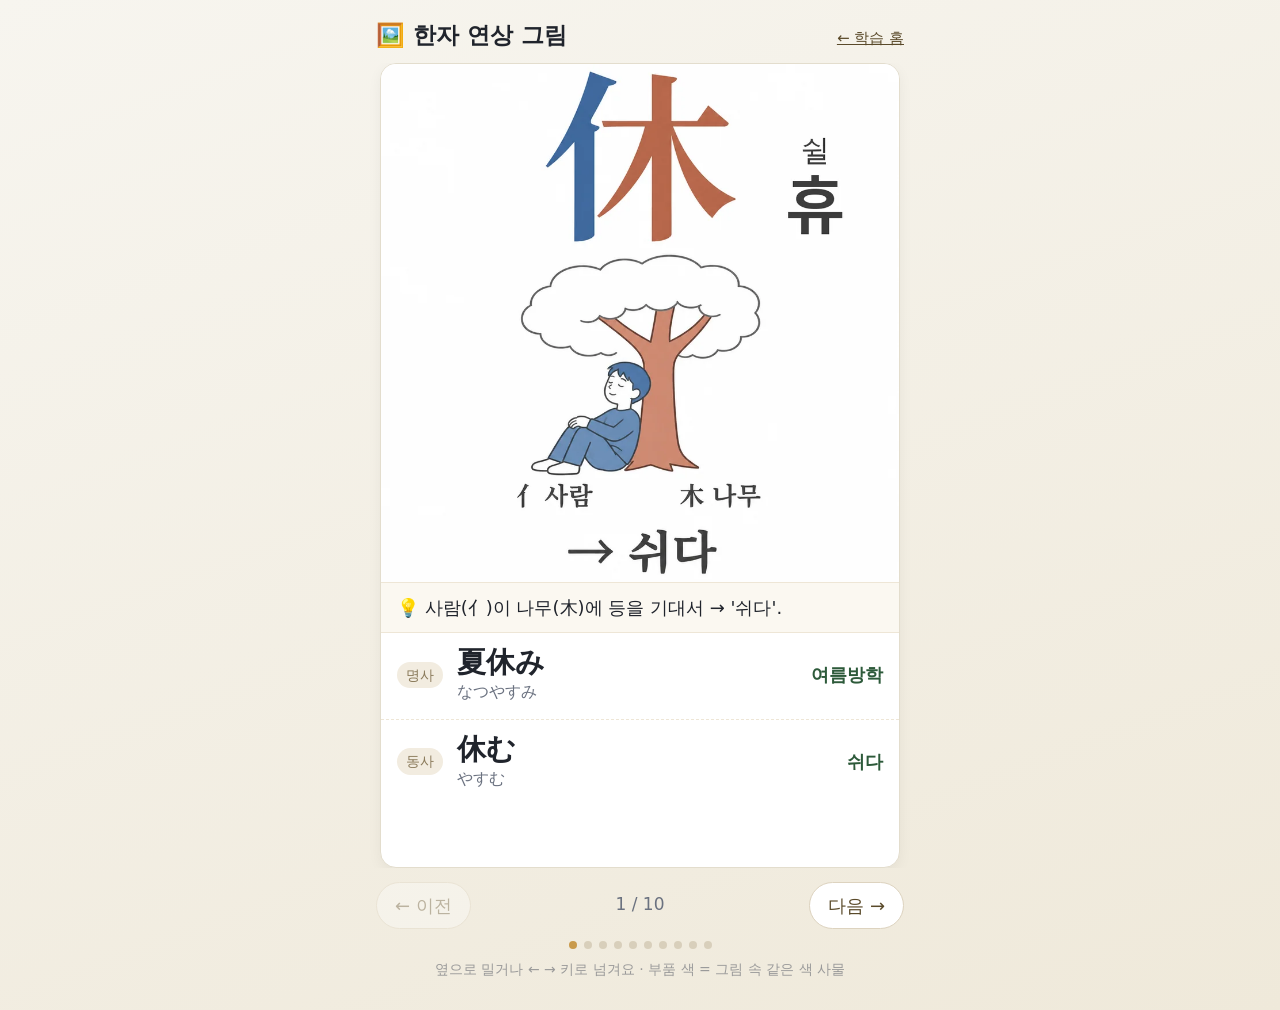
<file: 한자_연상그림.html>
<!DOCTYPE html>
<html lang="ko">
<head>
<meta charset="UTF-8">
<meta name="viewport" content="width=device-width, initial-scale=1.0">
<title>한자 연상 그림</title>
<style>
  html{font-size:20px}
  *{box-sizing:border-box;margin:0;padding:0}
  body{font-family:'Malgun Gothic','Apple SD Gothic Neo',system-ui,sans-serif;
    background:linear-gradient(160deg,#f7f5ef,#efe9da);color:#20242c;min-height:100vh;padding:18px 0 30px;line-height:1.5}
  .top{max-width:560px;margin:0 auto 10px;padding:0 16px;display:flex;align-items:baseline;justify-content:space-between;gap:10px}
  .top h1{font-size:1.15rem}
  .top a{font-size:.75rem;color:#5a4a2a}
  .track{display:flex;overflow-x:auto;scroll-snap-type:x mandatory;scroll-behavior:smooth;
    -webkit-overflow-scrolling:touch;scrollbar-width:none}
  .track::-webkit-scrollbar{display:none}
  .slide{flex:0 0 100%;scroll-snap-align:center;display:flex;justify-content:center;padding:0 16px}
  .card{width:100%;max-width:520px;background:#fff;border:1px solid #e3ddcd;border-radius:16px;overflow:hidden;
    box-shadow:0 4px 14px rgba(0,0,0,.05)}
  .card img{display:block;width:100%;height:auto;aspect-ratio:1/1;background:#fff}
  .ex{border-top:1px solid #eee6d6;padding:12px 16px 14px;display:flex;align-items:center;gap:14px}
  .ex .lab{font-size:.68rem;color:#8a7a5a;background:#f2ece0;border-radius:999px;padding:3px 9px;white-space:nowrap}
  .ex .w{font-size:1.45rem;font-weight:700;line-height:1.2}
  .ex .y{font-size:.82rem;color:#6b7280}
  .ex .m{margin-left:auto;font-size:.92rem;font-weight:700;color:#2d5a3a;text-align:right}
  .story{border-top:1px solid #eee6d6;padding:11px 16px;font-size:.9rem;line-height:1.55;background:#fbf8f1}
  .ex+.ex{border-top:1px dashed #eee6d6}
  .note{padding:0 16px 12px;font-size:.72rem;color:#8a7a5a}
  .nav{max-width:560px;margin:14px auto 0;padding:0 16px;display:flex;align-items:center;justify-content:space-between;gap:10px}
  .nav button{font:inherit;font-size:.9rem;border:1px solid #ddd3bf;background:#fff;color:#5a4a2a;
    border-radius:999px;padding:9px 18px;cursor:pointer}
  .nav button:disabled{opacity:.35;cursor:default}
  .count{font-size:.85rem;color:#6b7280}
  .dots{display:flex;justify-content:center;gap:7px;margin-top:12px}
  .dots i{width:8px;height:8px;border-radius:50%;background:#d8cfbb;cursor:pointer}
  .dots i.on{background:#c99a4b}
  .hint{text-align:center;font-size:.7rem;color:#9a9a9a;margin-top:10px}
</style>
</head>
<body>
<div class="top">
  <h1>🖼️ 한자 연상 그림</h1>
  <a href="일본어_학습_홈.html">← 학습 홈</a>
</div>
<div class="track" id="track"></div>
<div class="nav">
  <button id="prev">← 이전</button>
  <span class="count" id="count"></span>
  <button id="next">다음 →</button>
</div>
<div class="dots" id="dots"></div>
<div class="hint">옆으로 밀거나 ← → 키로 넘겨요 · 부품 색 = 그림 속 같은 색 사물</div>

<script>
/* 그림 = _연상그림/ (ChatGPT 생성, 2026-11-21) · 이야기(s) = 일본어한자퀴즈.html WORDS 의 💡연상과 같은 문장(바꾸면 둘 다)
   예시 1번 = 덱 WORDS 의 단어, 2번 = 그 한자가 쓰인 동사·형용사(덱에 없으면 상용어) */
const V='2';
const CARDS=[
  {f:"01_休.webp", s:"사람(亻)이 나무(木)에 등을 기대서 → '쉬다'.",
   ex:[["夏休み","なつやすみ","여름방학","명사"],["休む","やすむ","쉬다","동사"]]},
  {f:"02_好.webp", s:"여자(女)가 아이(子)를 꼭 안아서 → '좋다·좋아하다'.",
   ex:[["好む","このむ","선호하다·즐기다","동사"],["好きだ","すきだ","좋아하다","な형용사"]]},
  {f:"03_速.webp", s:"짐을 단단히 묶어(束) 메고 길을 달려가서(辶) → '빠르다'.",
   ex:[["早速","さっそく","즉시·재빨리","부사"],["速い","はやい","빠르다","い형용사"]]},
  {f:"04_囲.webp", s:"담(囗)이 우물(井)을 빙 둘러싸서 → '둘러싸다'.",
   ex:[["周囲","しゅうい","주위","명사"],["囲む","かこむ","둘러싸다","동사"]]},
  {f:"05_涼.webp", s:"물가(氵)에서 언덕 위 도읍(京)의 바람을 쐬어서 → '시원하다'.",
   ex:[["涼しい","すずしい","시원하다","い형용사"],["涼む","すずむ","바람을 쐬며 더위를 식히다","동사"]]},
  {f:"06_降.webp", s:"언덕(阝)을 두 발(夅)이 엇갈리며 걸어 내려와서 → '내리다'.",
   ex:[["以降","いこう","이후","명사"],["降りる","おりる","(탈것에서) 내리다","동사"]]},
  {f:"07_似.webp", s:"사람(亻)이 본을 떠서(以) 똑같이 빚어서 → '닮다'.",
   ex:[["似る","にる","닮다","동사"],["似合う","にあう","어울리다","동사"]]},
  {f:"08_績.webp", s:"실(糸)을 다그쳐(責) 자아 차곡차곡 쌓아서 → '성과·실적'.",
   ex:[["成績","せいせき","성적","명사"],["実績","じっせき","실적","명사"]],
   note:"績은 동사·형용사로는 거의 쓰지 않고 명사에만 들어가요."},
  {f:"09_所.webp", s:"문(戸) 옆에 도끼(斤)를 늘 같은 자리에 걸어 둬서 → '자리·곳'.",
   ex:[["場所","ばしょ","장소","명사"],["所","ところ","곳","명사"]],
   note:"所는 동사·형용사로 쓰이지 않아요 — 혼자 쓰면 ところ(곳)."},
  {f:"10_配.webp", s:"사람(己)이 술항아리(酉)의 술을 잔마다 따라서 → '나누다·돌리다'.",
   ex:[["配る","くばる","나눠 주다","동사"],["心配する","しんぱいする","걱정하다","동사"]]}
];
const track=document.getElementById('track'), dots=document.getElementById('dots');
track.innerHTML=CARDS.map((c,i)=>`
  <div class="slide"><div class="card">
    <img src="_연상그림/${c.f}?v=${V}" alt="연상 그림 ${i+1}" ${i>1?'loading="lazy"':''}>
    <div class="story">💡 ${c.s}</div>
    ${c.ex.map(e=>`<div class="ex"><span class="lab">${e[3]}</span>
      <div><div class="w">${e[0]}</div><div class="y">${e[1]}</div></div>
      <div class="m">${e[2]}</div></div>`).join('')}
    ${c.note?`<div class="note">${c.note}</div>`:''}
  </div></div>`).join('');
dots.innerHTML=CARDS.map((_,i)=>`<i data-i="${i}"></i>`).join('');
let cur=0;
function go(i){ i=Math.max(0,Math.min(CARDS.length-1,i)); track.scrollTo({left:i*track.clientWidth}); }
function sync(){
  cur=track.clientWidth?Math.round(track.scrollLeft/track.clientWidth):0;
  document.getElementById('count').textContent=`${cur+1} / ${CARDS.length}`;
  document.getElementById('prev').disabled=cur===0;
  document.getElementById('next').disabled=cur===CARDS.length-1;
  [...dots.children].forEach((d,i)=>d.classList.toggle('on',i===cur));
}
track.addEventListener('scroll',()=>requestAnimationFrame(sync),{passive:true});
window.addEventListener('resize',()=>go(cur));
document.getElementById('prev').onclick=()=>go(cur-1);
document.getElementById('next').onclick=()=>go(cur+1);
dots.onclick=e=>{ if(e.target.dataset.i) go(+e.target.dataset.i); };
document.addEventListener('keydown',e=>{ if(e.key==='ArrowLeft')go(cur-1); if(e.key==='ArrowRight')go(cur+1); });
sync();
</script>
</body>
</html>
</file>
<file: reader.css>
/* ===== 독해 지문 공통 스타일 ===== */
html{font-size:24px}
*{box-sizing:border-box;margin:0;padding:0}
body{font-family:'Yu Mincho','Hiragino Mincho ProN','Noto Serif JP',serif;
  background:#f7f5ef;color:#1c1c1c;line-height:2.3;padding:32px 18px}
.wrap{max-width:760px;margin:0 auto}
h1{font-size:1.15rem;color:#555;font-weight:600;margin-bottom:6px;font-family:'Malgun Gothic',sans-serif}
.sub{font-family:'Malgun Gothic',sans-serif;font-size:.72rem;color:#8a8a8a;margin-bottom:10px;line-height:1.5}
.hint{font-family:'Malgun Gothic',sans-serif;font-size:.72rem;color:#8a8a8a;margin-bottom:14px;line-height:1.5}
.btnrow{margin-bottom:20px;display:flex;gap:8px;flex-wrap:wrap}
.tbtn{font-family:'Malgun Gothic',sans-serif;font-size:.72rem;cursor:pointer;
  background:#eee7d4;border:1px solid #d3c9ac;color:#6a5a2a;padding:7px 14px;border-radius:999px}
.tbtn:hover{background:#e6dcc0}
.lesson{margin-bottom:38px}
.lh{font-family:'Malgun Gothic',sans-serif;font-size:.9rem;font-weight:700;color:#7a6a3a;
    border-bottom:2px solid #d9d3c4;padding-bottom:6px;margin-bottom:14px;line-height:1.5}
.lh small{color:#9a9a9a;font-weight:400;margin-left:8px}

/* 문단 = div, 문장 = inline span (해석은 block이라 열리면 줄이 나뉜다) */
.jp{margin-bottom:1em;text-align:justify}
.sent{position:relative}
.sent.open-ko{background:#fffaea;border-radius:4px}

/* 문장 끝 「뜻」 버튼 */
.tko{font-family:'Malgun Gothic',sans-serif;font-size:.5rem;line-height:1;cursor:pointer;
  background:#e8efe8;border:1px solid #b7cdb7;color:#3f6b45;
  padding:3px 7px;border-radius:999px;margin:0 4px;vertical-align:.22em;opacity:.6;transition:.12s}
.tko:hover{opacity:1;background:#d7e7d7}
.sent.open-ko>.tko{opacity:1;background:#3f6b45;color:#fff;border-color:#3f6b45}

/* 문장별 해석 */
.ko{display:none;font-family:'Malgun Gothic',sans-serif;font-size:.76rem;color:#3f6b45;
  line-height:1.6;padding:6px 0 8px 12px;border-left:3px solid #b7cdb7;margin:4px 0 8px;text-align:left}
.sent.open-ko>.ko{display:block}

/* 클릭 사전 */
.kw{cursor:pointer;position:relative;border-bottom:1px dotted #bcae90}
.kw.conj{border-bottom:1px dashed #c99a4b}
.kw:hover,.kw.open{background:#fff2c9;border-radius:3px}
.kw .mn{display:none;position:absolute;top:100%;left:50%;transform:translateX(-50%);
  pointer-events:none;background:#2d3850;color:#fff;font-size:.58rem;
  font-family:'Malgun Gothic',sans-serif;font-weight:600;padding:3px 9px;border-radius:7px;
  white-space:nowrap;z-index:5;margin-top:3px;box-shadow:0 3px 10px rgba(0,0,0,.22)}
.kw .mn::before{content:"";position:absolute;bottom:100%;left:50%;transform:translateX(-50%);
  border:5px solid transparent;border-bottom-color:#2d3850}
.kw.open .mn{display:block}

/* 원래 빈칸([19] 등) — [19:정답] 형태로 채운 빈칸은 표시 없이 본문처럼 렌더된다 */
.blank{display:inline-block;min-width:2.2em;text-align:center;background:#fdf3d6;
  border:1px dashed #c9a24b;border-radius:5px;font-size:.72rem;font-family:'Malgun Gothic',sans-serif;
  color:#8a6a1a;padding:0 5px;margin:0 2px;vertical-align:.1em;line-height:1.7}

.note{margin-top:34px;padding:14px 16px;background:#efece3;border-left:3px solid #c9a24b;
  font-family:'Malgun Gothic',sans-serif;font-size:.7rem;color:#6b6b6b;line-height:1.7;border-radius:6px}
.foot{margin-top:30px;color:#9a9a9a;font-size:.68rem;font-family:'Malgun Gothic',sans-serif;text-align:center}
.foot a{color:#8a7a4a}

@media print{
  body{background:#fff}
  .kw .mn{display:block !important;position:static;transform:none;background:none;color:#3f6b45;
    box-shadow:none;font-size:.55rem;margin:0}
  .kw .mn::before{display:none}
  .btnrow,.tko{display:none}
}
</file>
